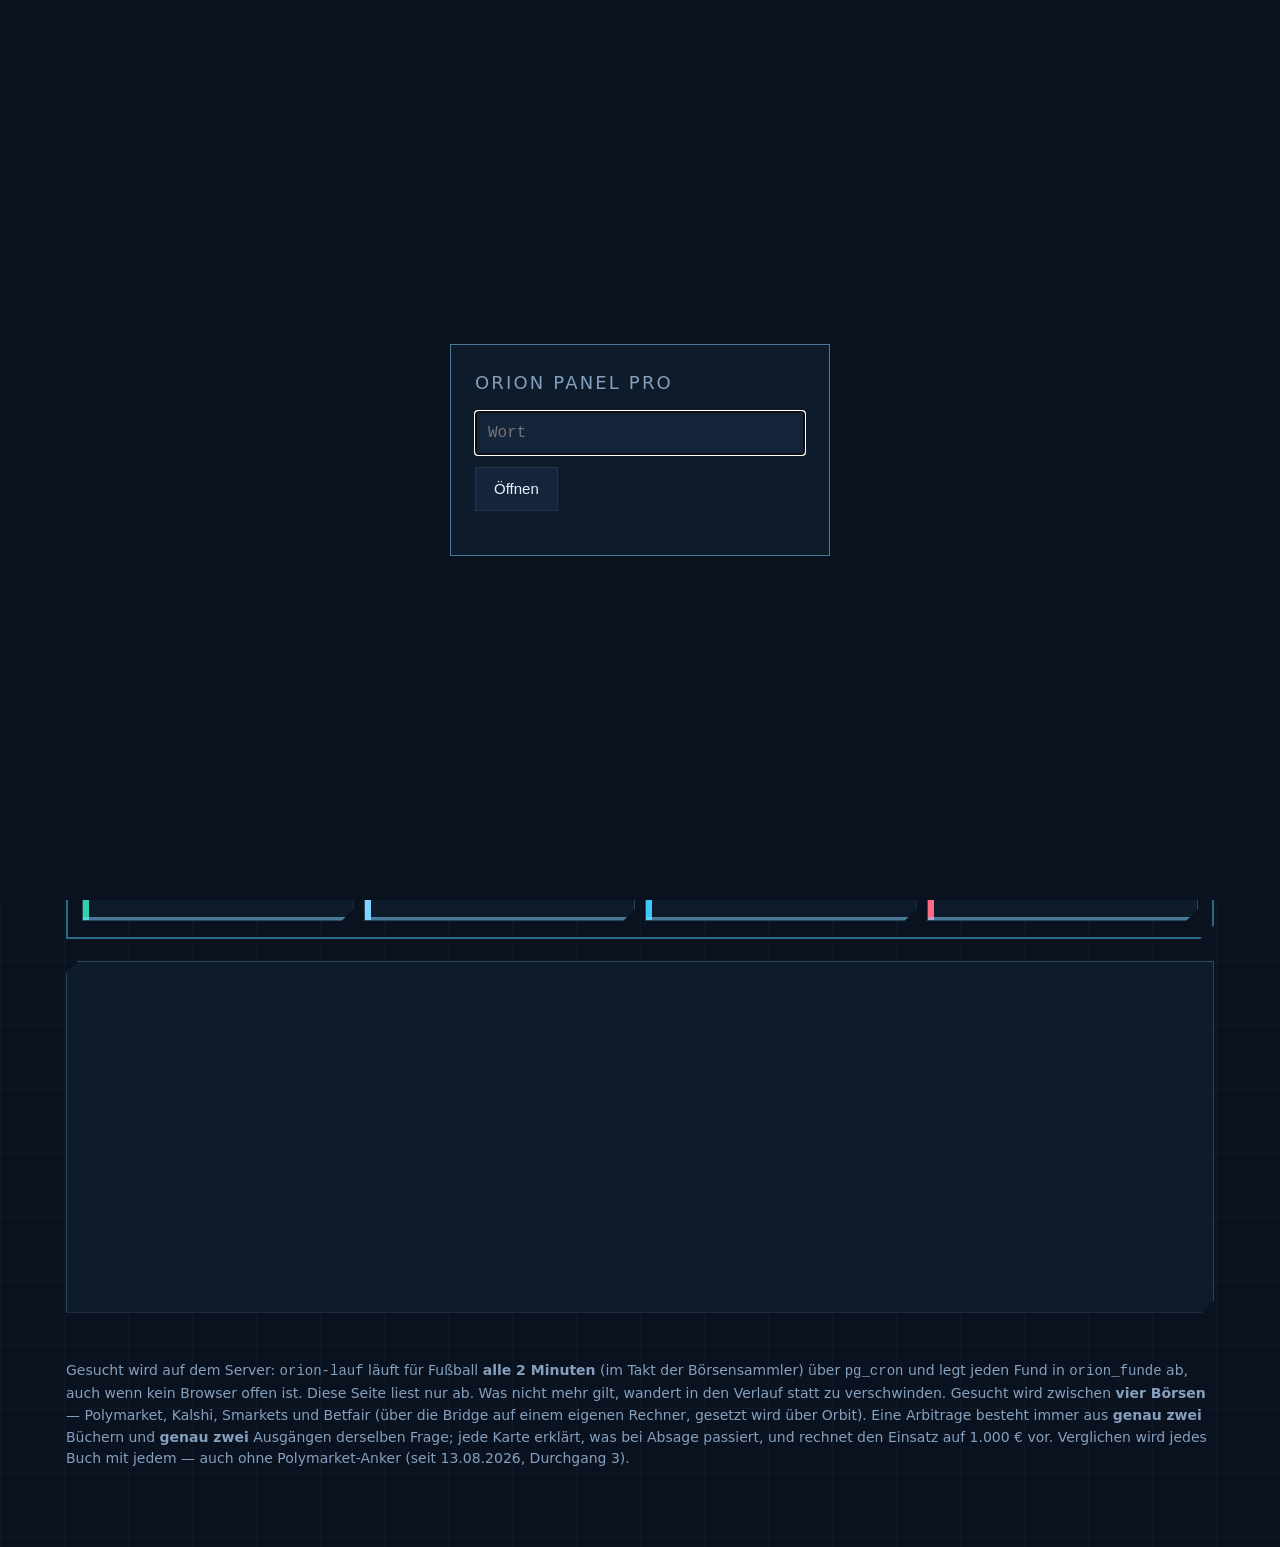
<file: index.html>
<!doctype html>
<html lang="de">
<head>
<meta charset="utf-8">
<meta name="viewport" content="width=device-width, initial-scale=1">
<title>Orion Panel Pro</title>
<meta name="robots" content="noindex, nofollow">
<link rel="icon" type="image/svg+xml" href="favicon.svg">
<link rel="stylesheet" href="schrift/schrift.css?v=83">
<link rel="stylesheet" href="css/stil.css?v=83">
<link rel="stylesheet" href="css/hud.css?v=83">
</head>
<body>

<div id="sperre">
  <div class="kasten">
    <h2>Orion Panel Pro</h2>
    <input id="sperrwort" type="password" placeholder="Wort" autocomplete="off">
    <button id="entsperren">Öffnen</button>
    <div class="fehler" id="sperrfehler"></div>
  </div>
</div>

<div class="huelle">

  <!-- GEFECHTSSTAND-HERO (14.8.): Titel und Live-Stand in fester Zeile,
       darunter ALLE Knöpfe in VOLLEN Reihen (5er-Raster, Sofort-ablesen
       doppelt breit = exakt zwei volle Reihen). Alles Dekorative liegt in
       .hero-lage und ist reine Design-Schicht — löschbar, ohne dass ein
       Wert fehlt. -->
  <header class="kopf hero">
    <div class="hero-lage" aria-hidden="true">
      <div class="hero-gitter"></div>
      <div class="hero-radar"></div>
      <div class="hero-scan"></div>
      <div class="hero-stempel">FREIGEGEBEN<span>OP ORION · STUFE III</span></div>
      <b class="hero-eck e1"></b><b class="hero-eck e2"></b>
      <b class="hero-eck e3"></b><b class="hero-eck e4"></b>
    </div>
    <div class="kopf-titel">
      <!-- Das WAPPEN (15.8.): selbst gezeichnet, mittig ueber dem Titel.
           Der Titel laeuft jetzt in der Haus-Schrift (Rajdhani), damit er
           zum Rest der Seite passt. -->
      <div class="hero-marke">
        <svg class="hero-logo" viewBox="0 0 96 96" aria-hidden="true">
          <circle cx="48" cy="48" r="44" fill="none" stroke="var(--gold)" stroke-width="2.5"/>
          <circle class="lo-dreh" cx="48" cy="48" r="37" fill="none" stroke="var(--sonar)" stroke-width="1.2" stroke-dasharray="6 7" opacity=".7"/>
          <circle cx="48" cy="48" r="28" fill="none" stroke="var(--sonar)" stroke-width="1" opacity=".45"/>
          <path d="M48 2 v12 M48 82 v12 M2 48 h12 M82 48 h12" stroke="var(--gold)" stroke-width="2.5"/>
          <path d="M48 24 L54.5 42 L73 42 L58.5 53 L64 71 L48 60 L32 71 L37.5 53 L23 42 L41.5 42 Z" fill="var(--sonar)"/>
          <circle class="lo-blip" cx="66" cy="32" r="2.6" fill="var(--gold)"/>
        </svg>
        <h1>Orion Panel Pro</h1>
        <div class="hero-unter">GEFECHTSSTAND · VIER BÖRSEN · DAUERBETRIEB</div>
      </div>
      <div class="hero-status">
        <span class="chip" id="stand">bereit</span>
        <span class="hero-uhrfeld"><i class="hero-led"></i>WIEN <b id="hero-uhr">--:--:--</b></span>
      </div>
    </div>
    <nav class="kopf-leiste">
      <!-- ZEHN Knoepfe = ZWEI VOLLE 5er-Reihen. Jeder Knopf traegt sein
           selbst gezeichnetes Militaer-Symbol (faerbt sich per currentColor). -->
      <!-- "Sofort ablesen": die Seite liest OHNEHIN alle 2 Sekunden ab.
           Dieser Knopf erzwingt nur einen Lesevorgang JETZT - kein Neustart,
           kein F5. Er existiert für den Moment nach einem Netz-Aussetzer. -->
      <button id="neuladen" class="haupt"><svg class="mil" viewBox="0 0 26 16" aria-hidden="true"><path d="M2 12 h20 l-2 3 h-16 z"/><circle cx="6" cy="13" r="1.4" fill="#070D18"/><circle cx="10" cy="13" r="1.4" fill="#070D18"/><circle cx="14" cy="13" r="1.4" fill="#070D18"/><circle cx="18" cy="13" r="1.4" fill="#070D18"/><path d="M7 8 h9 v4 h-11 z"/><path d="M10 5 h5 v3 h-5 z"/><path d="M15 6 h9 v1.6 h-9 z"/></svg><b>Sofort ablesen</b><small>holt alle Daten JETZT frisch, ohne F5</small></button>
      <button id="filter-knopf" class="knopf"><svg class="mil" viewBox="0 0 26 16" aria-hidden="true"><path d="M2 11 q11 -5 22 0 l0 4 l-22 0 z"/><path d="M11 5 h2 v6 h-2 z"/><path d="M11 3 h6 v2 h-6 z"/></svg><b>Filter</b><small>blendet nur aus, sucht nie</small></button>
      <!-- Beschriftung setzt js/melder.js (AN / AUS / vom Browser gesperrt). -->
      <button id="melder-knopf" class="knopf"><svg class="mil" viewBox="0 0 26 16" aria-hidden="true"><path d="M12 2 l4 13 h-2 l-2 -6 l-2 6 h-2 z"/><path d="M17 4 q3 3 0 6" fill="none" stroke="currentColor" stroke-width="1.4"/><path d="M20 2 q5 5 0 10" fill="none" stroke="currentColor" stroke-width="1.4"/><path d="M7 4 q-3 3 0 6" fill="none" stroke="currentColor" stroke-width="1.4"/></svg><b id="melder-text">Meldungen</b><small id="melder-klein">Rechtsklick: E-Mail einrichten</small></button>
      <!-- Beschriftung setzt js/stimme.js (AN / AUS). -->
      <button id="ton-knopf" class="knopf"><svg class="mil" viewBox="0 0 26 16" aria-hidden="true"><path d="M3 6 h4 l5 -4 v12 l-5 -4 h-4 z"/><path d="M15 5 q3 3 0 6" fill="none" stroke="currentColor" stroke-width="1.6"/><path d="M18 3 q5 5 0 10" fill="none" stroke="currentColor" stroke-width="1.6"/></svg><b id="ton-text">Ton</b><small id="ton-klein">Rechtsklick: Ambiente AUS</small></button>
      <!-- Beschriftung setzt js/anim.js (Stufe 1/2/3 + Empfehlung). -->
      <button id="anim-knopf" class="knopf"><svg class="mil" viewBox="0 0 26 16" aria-hidden="true"><circle cx="13" cy="8" r="2"/><path d="M13 6 q-1 -5 4 -5 q-1 3 -2 4 z"/><path d="M15 9 q5 1 3 5 q-3 -1 -4 -3 z"/><path d="M11 9 q-5 2 -8 -1 q2 -2 5 -2 z"/></svg><b id="anim-text">Animation</b><small id="anim-klein">Stufe wählen — schont den Laptop</small></button>
      <a class="knopf" href="angaben.html"><svg class="mil" viewBox="0 0 26 16" aria-hidden="true"><rect x="2" y="5" width="9" height="7" rx="2"/><rect x="15" y="5" width="9" height="7" rx="2"/><path d="M11 7 h4 v2 h-4 z"/><circle cx="6.5" cy="8.5" r="2" fill="#070D18"/><circle cx="19.5" cy="8.5" r="2" fill="#070D18"/></svg><b>Angaben</b><small>jedes Wort der Karten erklärt</small></a>
      <a class="knopf" href="logik.html"><svg class="mil" viewBox="0 0 26 16" aria-hidden="true"><path d="M4 13 a9 9 0 0 1 18 0 z" fill="none" stroke="currentColor" stroke-width="1.6"/><path d="M13 13 L19 5" stroke="currentColor" stroke-width="1.6"/><circle cx="13" cy="13" r="1.8"/></svg><b>Wie gesucht wird</b><small>jede Schwelle, jede Formel</small></a>
      <a class="knopf" href="knoepfe.html"><svg class="mil" viewBox="0 0 26 16" aria-hidden="true"><rect x="2" y="3" width="22" height="10" rx="2" fill="none" stroke="currentColor" stroke-width="1.6"/><circle cx="7" cy="8" r="1.6"/><circle cx="13" cy="8" r="1.6"/><circle cx="19" cy="8" r="1.6"/></svg><b>Knöpfe erklärt</b><small>was jeder Klick wirklich tut</small></a>
      <a class="knopf" href="regelwerk.html"><svg class="mil" viewBox="0 0 26 16" aria-hidden="true"><path d="M13 1 l8 3 v5 q0 4 -8 6 q-8 -2 -8 -6 v-5 z"/><path d="M13 4 l4.5 1.7 v3 q0 2.2 -4.5 3.6 q-4.5 -1.4 -4.5 -3.6 v-3 z" fill="#070D18"/></svg><b>Regelwerk</b><small>wer bei Absage zurückzahlt</small></a>
      <a class="knopf" href="einstellungen.html"><svg class="mil" viewBox="0 0 26 16" aria-hidden="true"><circle cx="13" cy="8" r="3.2" fill="none" stroke="currentColor" stroke-width="2"/><path d="M13 2 v3 M13 11 v3 M7.5 8 h-3 M21.5 8 h-3 M9.5 4.5 l2 2 M16.5 11.5 l-2 -2 M16.5 4.5 l-2 2 M9.5 11.5 l2 -2" stroke="currentColor" stroke-width="2"/></svg><b>Einstellungen</b><small>Bridge-Zugang und mehr</small></a>
      <a class="knopf" href="gespeichert.html"><svg class="mil" viewBox="0 0 26 16" aria-hidden="true"><path d="M13 2 l3 6.2 6.8 .6 -5.1 4.5 1.5 6.7 -6.2 -3.6 -6.2 3.6 1.5 -6.7 -5.1 -4.5 6.8 -.6 z" fill="none" stroke="currentColor" stroke-width="1.8" transform="scale(.72) translate(5 -1)"/></svg><b>Gespeichert</b><small>deine gemerkten Funde</small></a>
    </nav>
  </header>

  <!-- Das Filterfeld blendet NUR aus, es sucht nichts ab. Unter jedem
       Reiter steht deshalb, wie viele Funde gerade versteckt sind. -->
  <aside id="filter-panel" aria-label="Filter"></aside>

  <!-- Der Puls: läuft nur, wenn der Scanner WIRKLICH läuft. Steht er,
       hält der Ring an und wird rot. Eine Animation, die immer läuft,
       wäre Zierrat — und schlimmer: sie würde einen Ausfall verstecken. -->
  <section id="orion-puls" class="puls"></section>

  <!-- ZWEI ANSICHTEN (Vorgabe 14.8. abends): die Startseite ist NUR die
       Übersicht; die vier Listen leben auf einer eigenen Listen-Seite.
       Direkt unter dem Radar: vier grosse Bereichs-Karten mit Gesamtzahl,
       Ungelesen-Abzeichen und Live-Stand — Klick öffnet den Bereich.
       Inhalte setzt js/anzeige.js (reiterZeichnen). -->
  <section id="bereichs-karten" aria-label="Bereiche">
    <button class="bereichskarte bk-chancen" data-bereich="chancen"><svg class="bk-sym" viewBox="0 0 24 24" aria-hidden="true"><path d="M12 1.5 l2.8 6.7 7.2 .6 -5.5 4.8 1.7 7.1 -6.2 -3.8 -6.2 3.8 1.7 -7.1 -5.5 -4.8 7.2 -.6 z"/></svg><b class="bk-zahl">–</b><span class="bk-name">Chancen</span><small class="bk-info">lädt …</small></button>
    <button class="bereichskarte bk-knapp" data-bereich="knapp"><svg class="bk-sym" viewBox="0 0 24 24" aria-hidden="true"><circle cx="11" cy="13" r="8" fill="none" stroke="currentColor" stroke-width="1.8"/><circle cx="11" cy="13" r="4" fill="none" stroke="currentColor" stroke-width="1.4"/><circle cx="11" cy="13" r="1.2"/><circle cx="20.5" cy="3.5" r="2.2"/><path d="M18 6 L15.5 8.5" stroke="currentColor" stroke-width="1.4"/></svg><b class="bk-zahl">–</b><span class="bk-name">Knappste Paare</span><small class="bk-info">lädt …</small></button>
    <button class="bereichskarte bk-verlauf" data-bereich="verlauf"><svg class="bk-sym" viewBox="0 0 24 24" aria-hidden="true"><path d="M5 2 h13 a2 2 0 0 1 2 2 v16 a2 2 0 0 1 -2 2 h-13 a1.5 1.5 0 0 1 -1.5 -1.5 v-17 a1.5 1.5 0 0 1 1.5 -1.5 z" fill="none" stroke="currentColor" stroke-width="1.8"/><path d="M7 2 v20" stroke="currentColor" stroke-width="1.4"/><path d="M10 7 h7 M10 11 h7 M10 15 h5" stroke="currentColor" stroke-width="1.4"/></svg><b class="bk-zahl">–</b><span class="bk-name">Verlauf</span><small class="bk-info">lädt …</small></button>
    <button class="bereichskarte bk-falsch" data-bereich="falsch"><svg class="bk-sym" viewBox="0 0 24 24" aria-hidden="true"><circle cx="12" cy="12" r="9" fill="none" stroke="currentColor" stroke-width="1.8"/><path d="M7 7 L17 17 M17 7 L7 17" stroke="currentColor" stroke-width="2.4" stroke-linecap="round"/></svg><b class="bk-zahl">–</b><span class="bk-name">Falsche Rechnungen</span><small class="bk-info">lädt …</small></button>
  </section>

  <!-- Hier stand kurz das BEREICHS-BAND mit drei Umlaufkörpern.
       Auf Wunsch wieder entfernt (15.8.): drei durchsichtige Planeten,
       die nichts aussagen, kosten Rechenzeit ohne Gegenwert. -->

  <!-- FUNDVERLAUF (15.8.): zwischen der Bereichs-Matrix und den Listen.
       Zeigt, wie viel je Zeitraum gefunden wurde, mit Zeitfilter.
       Die Zahlen kommen aus der SQL-Funktion orion_zeitstatistik — hier
       wird NICHTS gerechnet, nur gezeichnet. Gelesen wird alle 60 s,
       nicht alle 2 s: die Supabase-Instanz ist klein.
       Der Globus links ist reine Design-Schicht (js/zeitstatistik.js
       fasst ihn nicht an) und kann ersatzlos gelöscht werden. -->
  <section id="zeitstatistik" class="zstat" aria-label="Fundverlauf">
    <div class="zstat-kopf">
      <div class="zstat-titel">Fundverlauf<span class="zstat-kennung">ZS_01</span></div>
      <nav class="zstat-filter" id="zstat-filter" aria-label="Zeitraum"></nav>
    </div>
    <div class="zstat-leib">
      <!-- Der Körper: gebaut aus gedrehten Ringen, echtes CSS-3D,
           keine Fremdbibliothek. Dreht sich erst ab Animationsstufe 2. -->
      <div class="zstat-globus" aria-hidden="true">
        <div class="glo-raum">
          <div class="glo-kugel">
            <i style="--w:0deg"></i><i style="--w:22.5deg"></i><i style="--w:45deg"></i>
            <i style="--w:67.5deg"></i><i style="--w:90deg"></i><i style="--w:112.5deg"></i>
            <i style="--w:135deg"></i><i style="--w:157.5deg"></i>
            <b class="glo-breite b1"></b><b class="glo-breite b2"></b><b class="glo-breite b3"></b>
          </div>
          <div class="glo-bahn bahn1"></div>
          <div class="glo-bahn bahn2"></div>
        </div>
        <div class="glo-lineal"></div>
      </div>

      <div class="zstat-rechts">
        <div class="zstat-zahlen" id="zstat-zahlen"></div>
        <div class="zstat-bild" id="zstat-bild">
          <div class="zstat-leer">lädt …</div>
        </div>
      </div>
    </div>
    <div class="zstat-fuss">
      Gezählt wird nach <b>erstem Auftauchen</b>. Die Töpfe sind auf volle
      Einheiten gerundet, der erste Topf reicht deshalb etwas vor den Zeitraum
      zurück. Die Datenbank läuft seit dem <b>09.08.2026</b> — längere Zeiträume
      als das wachsen erst noch zu.
    </div>
  </section>

  <div id="tafel"></div>
  <div class="zeile-oben" id="kacheln"></div>
  <div id="warnungen"></div>
  <!-- Scanstand: alle 21 Bereiche mit ehrlichem Zustand (17.8., Auswahl "c").
       Inhalt setzt js/anzeige.js; Daten kommen alle 30 s aus orion_scanstand(). -->
  <div id="scanstand"></div>

  <section id="listen-seite">
    <button id="zurueck-knopf" type="button">← Zurück zur Übersicht</button>
    <!-- VERBINDUNGSSTATUS (15.8., letzter Wunsch): damit man beim Lesen
         der Listen nie denkt, das Programm stehe. Klebt beim Scrollen
         oben. Inhalt setzt js/anzeige.js bei jedem Takt. -->
    <div id="listen-status" aria-label="Verbindungsstatus">lädt …</div>
    <nav class="reiter" id="reiter">
      <button class="reiter-knopf" data-bereich="chancen">Chancen</button>
      <button class="reiter-knopf" data-bereich="knapp">Knappste Paare</button>
      <button class="reiter-knopf" data-bereich="verlauf">Verlauf</button>
      <button class="reiter-knopf" data-bereich="falsch">Falsche Rechnungen</button>
    </nav>
    <div id="chancen"></div>
    <div id="knapp"></div>
    <div id="verlauf"></div>
    <div id="falsch"></div>
  </section>

  <p class="leise" style="margin-top:28px">
    Gesucht wird auf dem Server: <code>orion-lauf</code> läuft für Fußball
    <b>alle 2 Minuten</b> (im Takt der Börsensammler) über <code>pg_cron</code>
    und legt jeden Fund in
    <code>orion_funde</code> ab, auch wenn kein Browser offen ist. Diese Seite
    liest nur ab. Was nicht mehr gilt, wandert in den
    Verlauf statt zu verschwinden. Gesucht wird zwischen <b>vier Börsen</b> —
    Polymarket, Kalshi, Smarkets und Betfair (über die Bridge auf einem
    eigenen Rechner, gesetzt wird über Orbit). Eine Arbitrage besteht immer
    aus <b>genau zwei</b> Büchern und <b>genau zwei</b> Ausgängen derselben
    Frage; jede Karte erklärt, was bei Absage passiert, und rechnet den
    Einsatz auf 1.000&nbsp;€ vor. Verglichen wird jedes Buch mit jedem —
    auch ohne Polymarket-Anker (seit 13.08.2026, Durchgang&nbsp;3).
  </p>

</div>

<script defer src="js/konfig.js?v=83"></script>
<script defer src="js/rechnung.js?v=83"></script>
<script defer src="js/zuordnung.js?v=83"></script>
<script defer src="js/daten.js?v=83"></script>
<script defer src="js/filter.js?v=83"></script>
<script defer src="js/puls.js?v=83"></script>
<script defer src="js/melder.js?v=83"></script>
<script defer src="js/musik.js?v=83"></script>
<script defer src="js/anim.js?v=83"></script>
<!-- fluss.js misst die Bildrate und drosselt die Animationsstufe, wenn die
     Seite nicht fluessig laeuft. Loeschbar: faellt sie weg, gilt wieder die
     Empfehlung aus anim.js. Siehe UEBERGABE Abschnitt 9ii. -->
<script defer src="js/fluss.js?v=83"></script>
<script defer src="js/stimme.js?v=83"></script>
<script defer src="js/funker.js?v=83"></script>
<script defer src="js/anzeige.js?v=83"></script>
<script defer src="js/speicher.js?v=83"></script>
<script defer src="js/zeitstatistik.js?v=83"></script>
<script defer src="js/ruhe.js?v=83"></script>
<script defer src="js/sperre.js?v=83"></script>
<script defer src="js/app.js?v=83"></script>
</body>
</html>
</file>
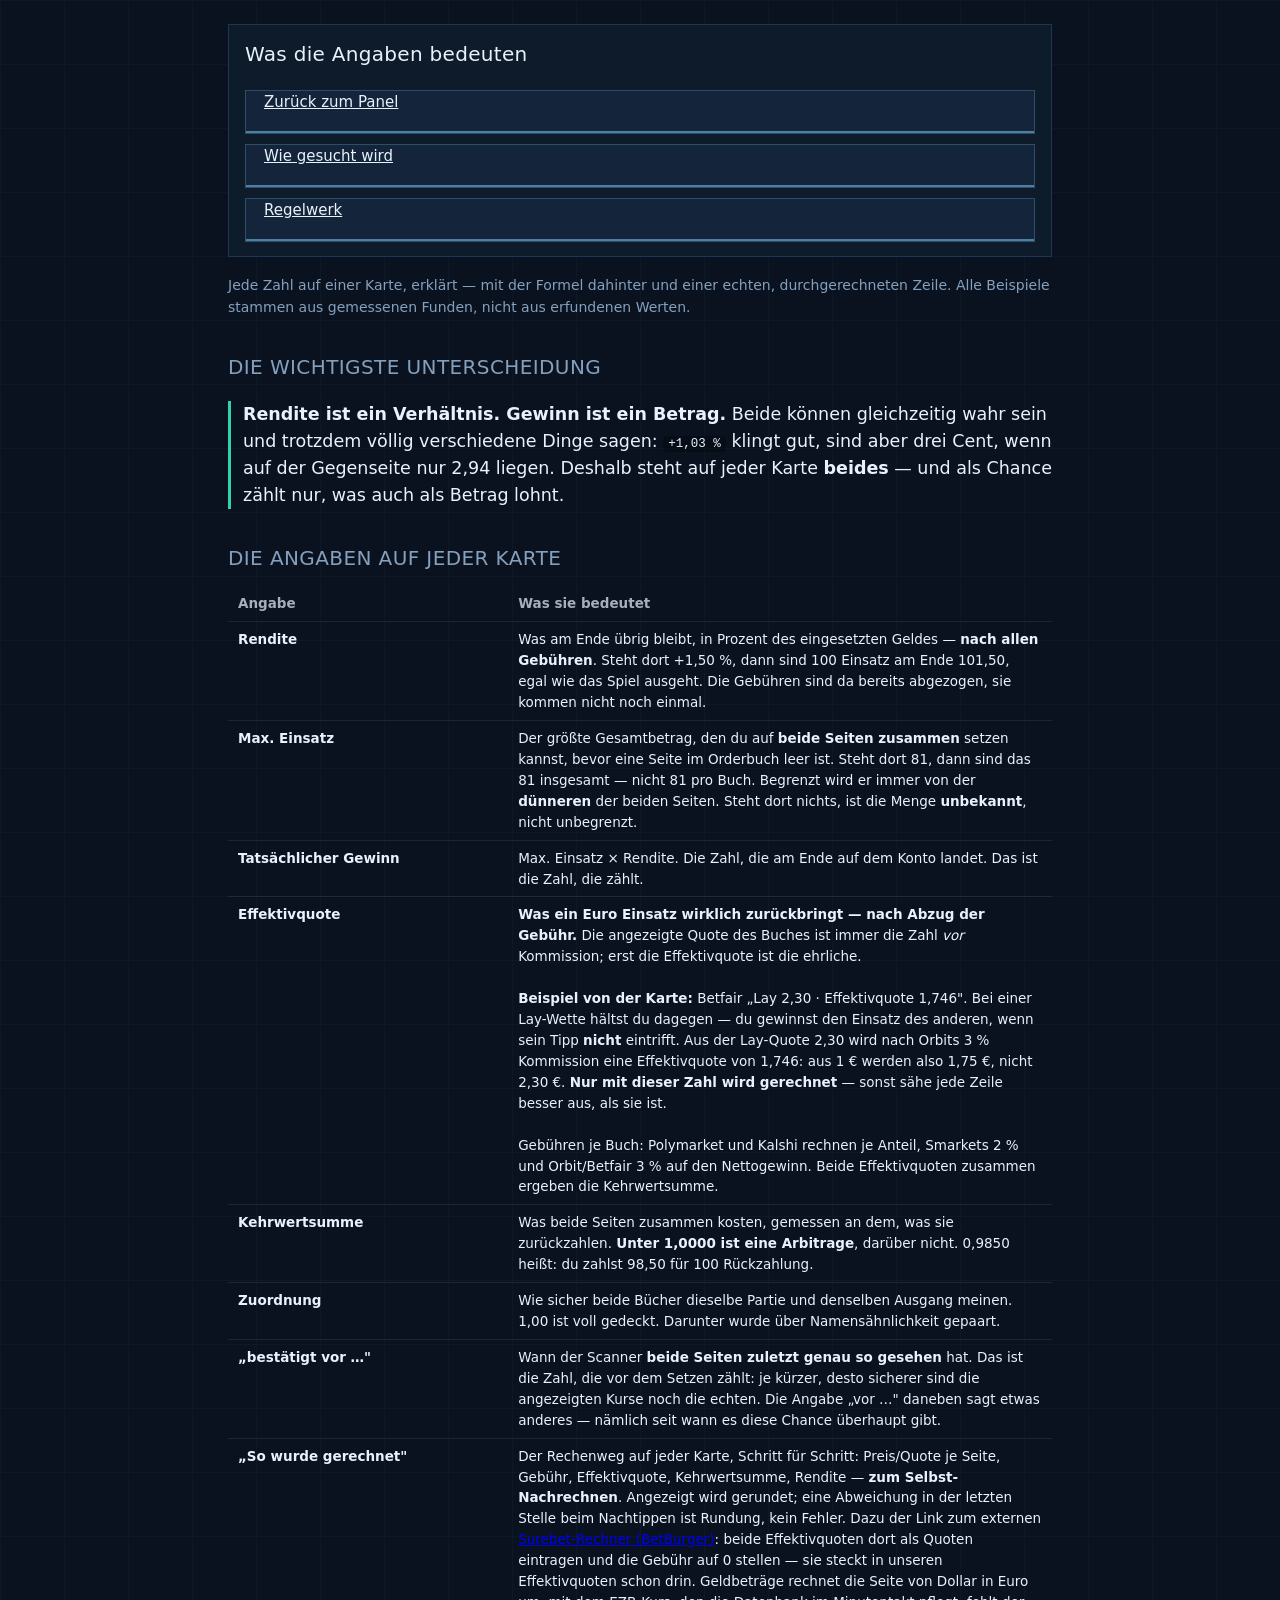
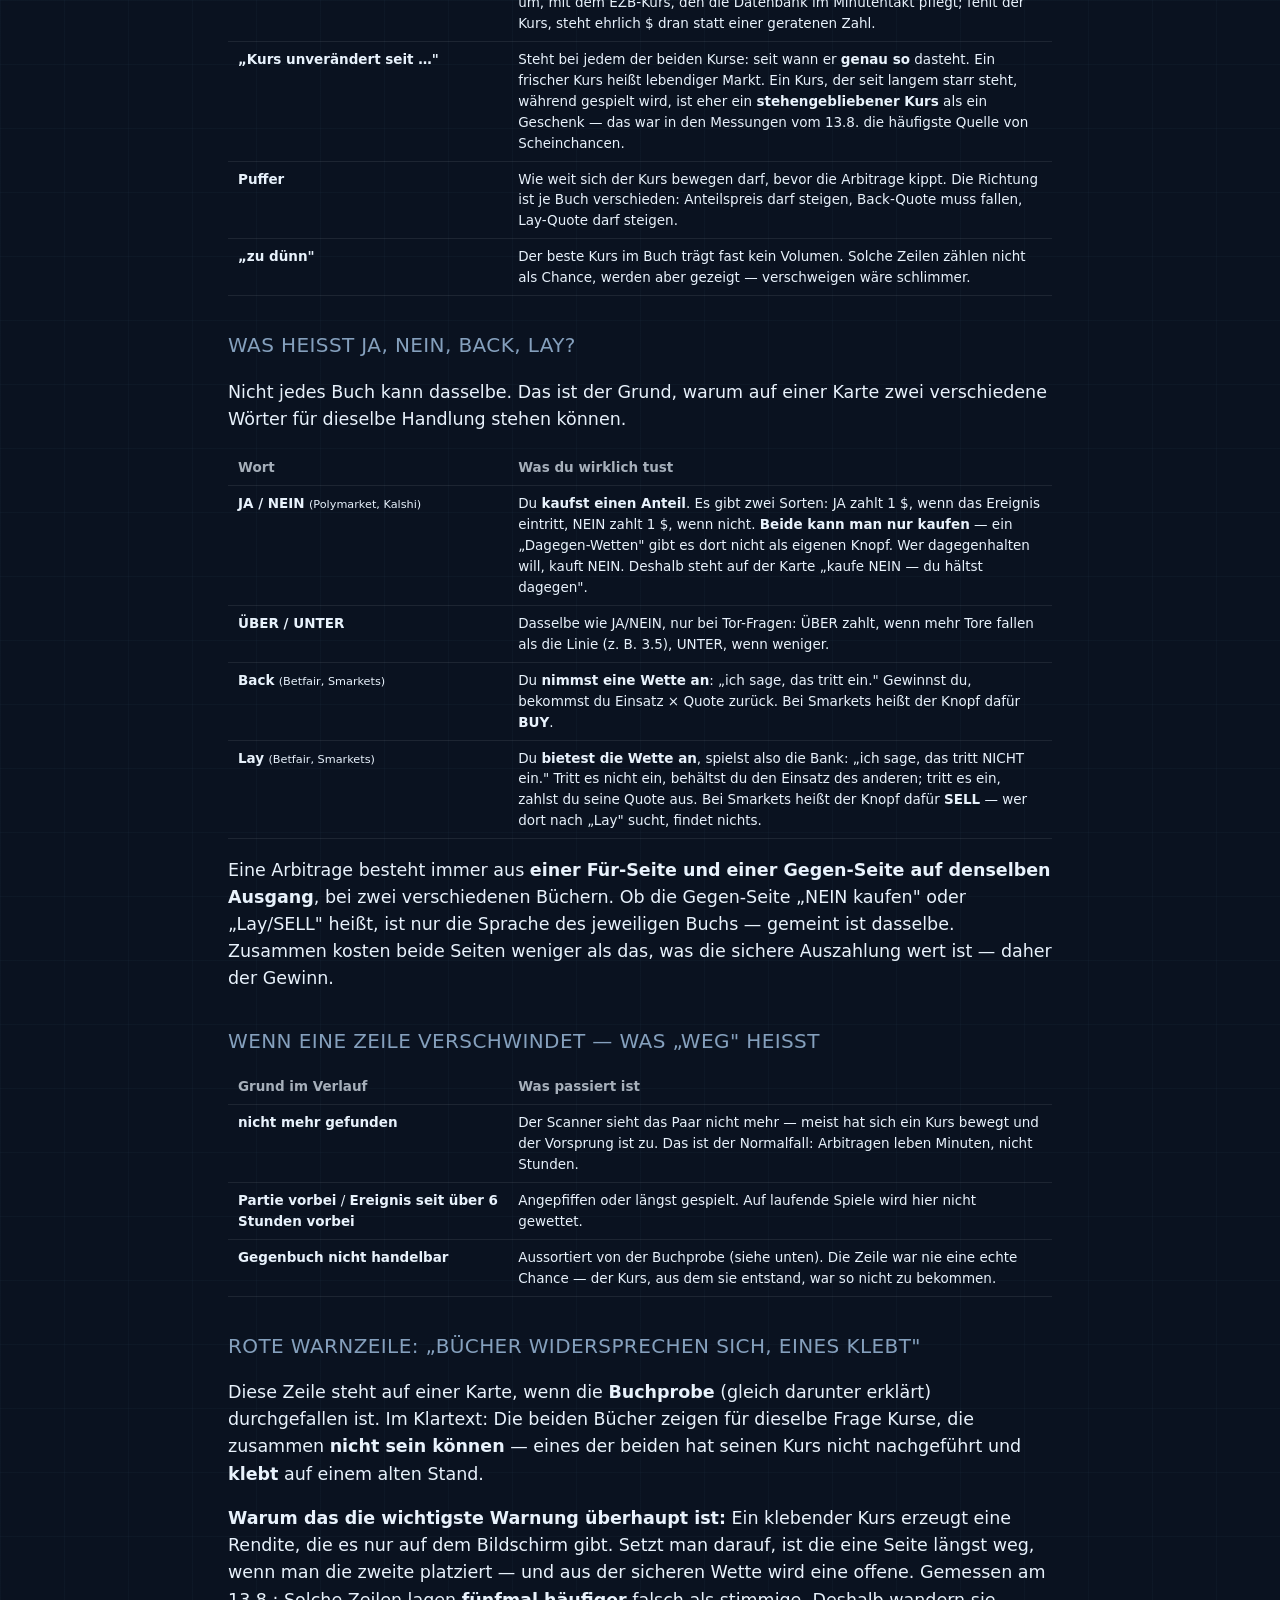
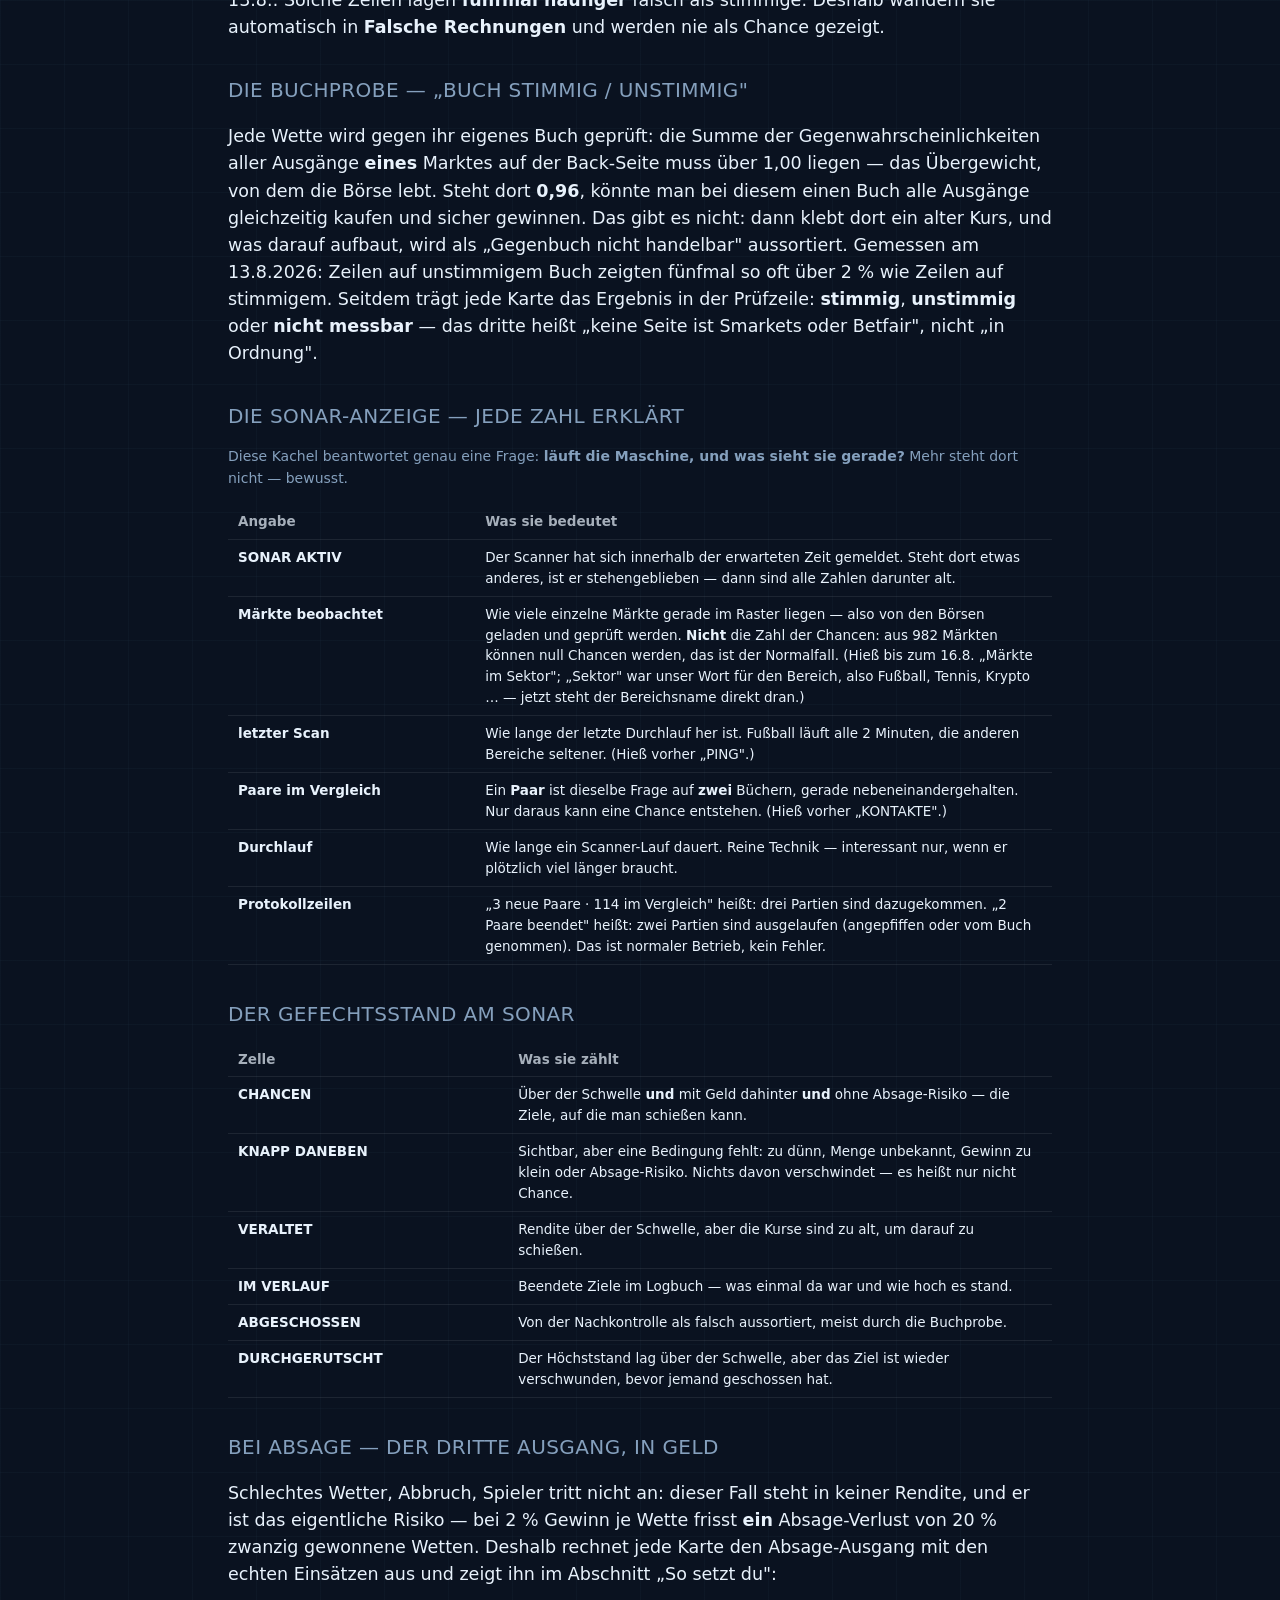
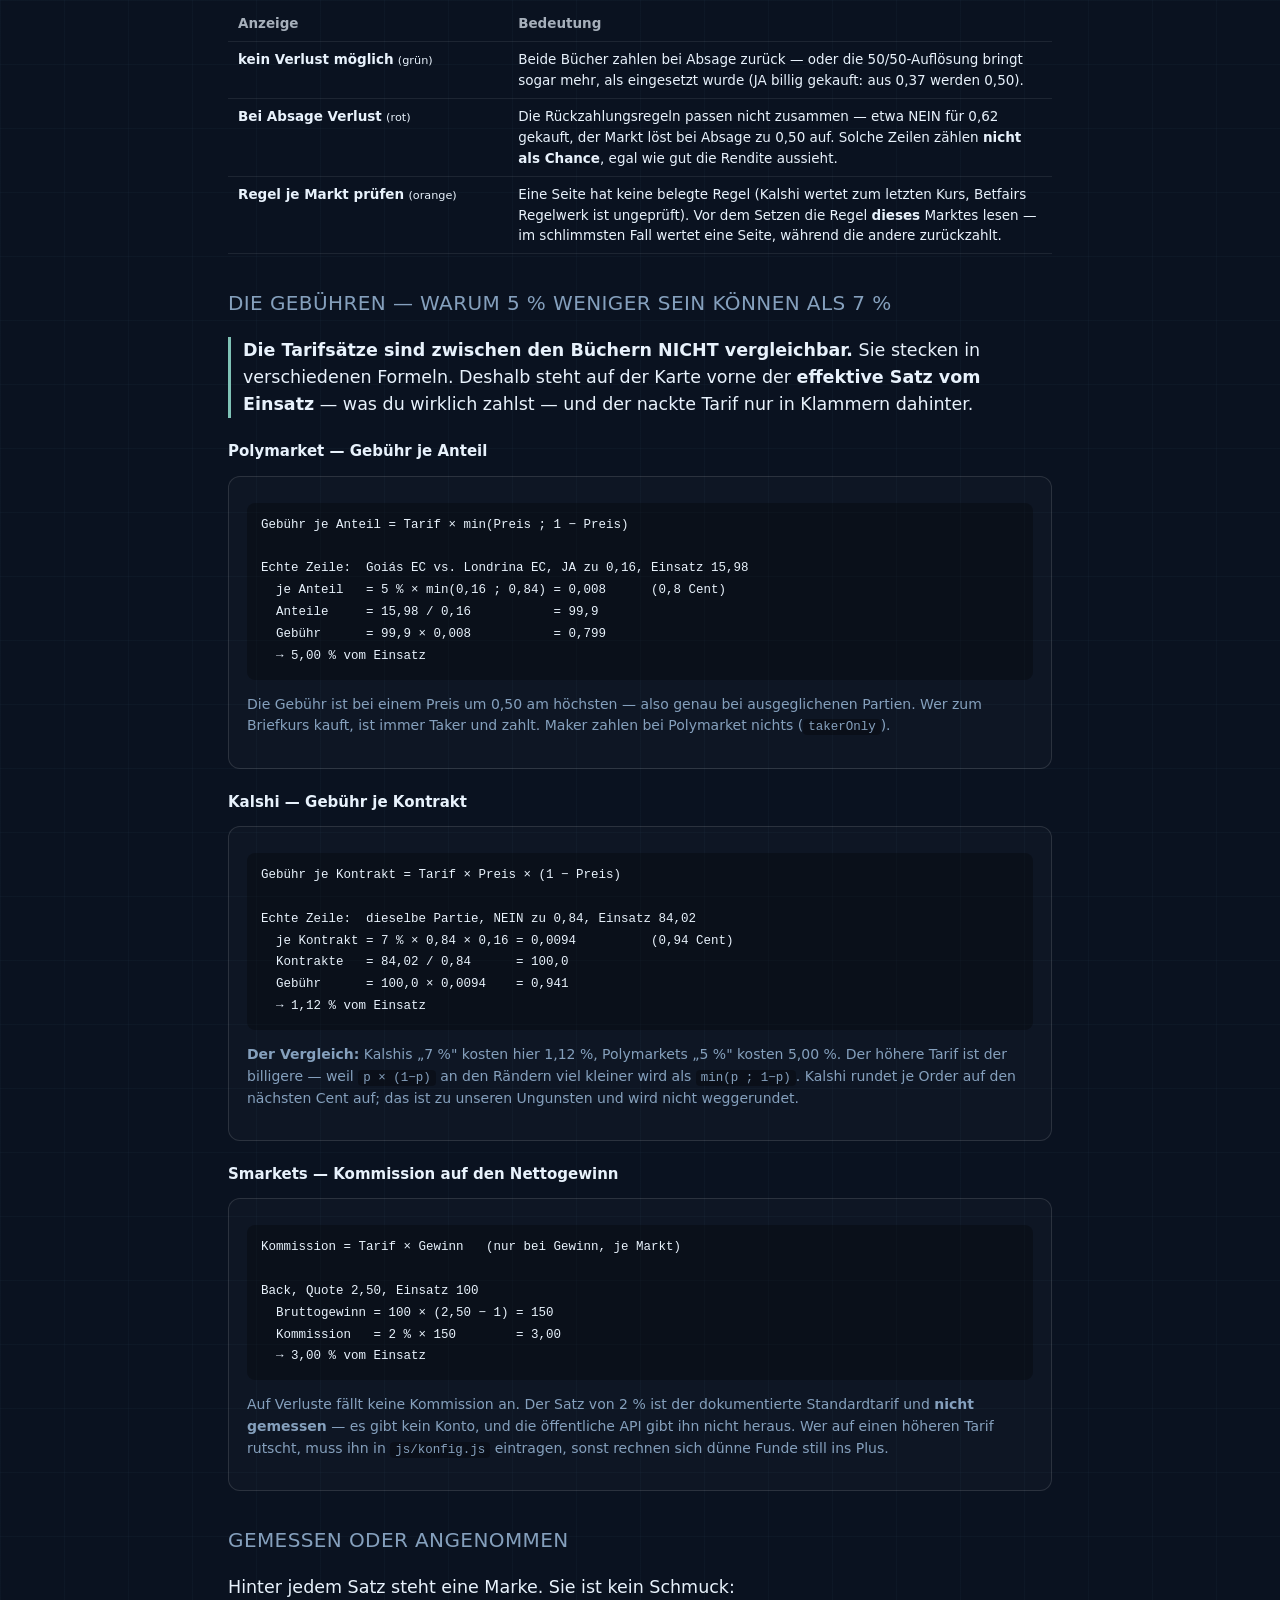
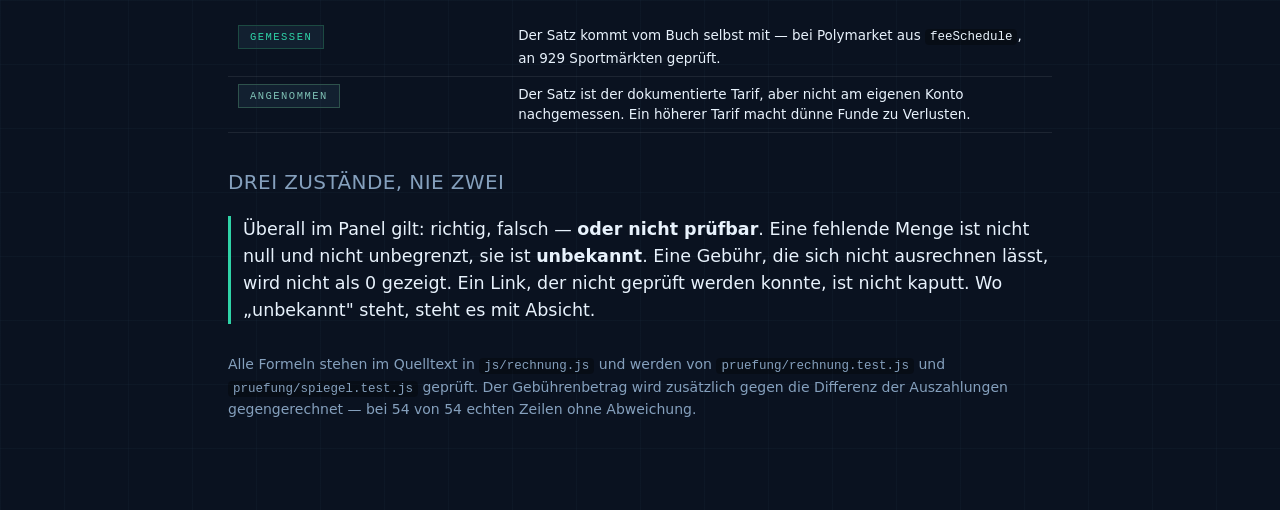
<file: angaben.html>
<!doctype html>
<html lang="de">
<head>
<meta charset="utf-8">
<meta name="viewport" content="width=device-width, initial-scale=1">
<title>Was die Angaben bedeuten — Orion Panel Pro</title>
<meta name="robots" content="noindex, nofollow">
<link rel="icon" type="image/svg+xml" href="favicon.svg">
<link rel="stylesheet" href="schrift/schrift.css?v=83">
<link rel="stylesheet" href="css/stil.css?v=83">
<link rel="stylesheet" href="css/hud.css?v=83">
<style>
  .g-wrap { max-width: 860px; margin: 0 auto; padding: 24px 18px 80px; }
  .g-wrap h2 { margin: 34px 0 10px; font-size: 20px; }
  .g-wrap h3 { margin: 22px 0 6px; font-size: 15px; }
  .g-karte { border: 1px solid rgba(255,255,255,.12); border-radius: 12px;
             padding: 16px 18px; margin: 12px 0; background: rgba(255,255,255,.02); }
  .g-rechnung { font-family: ui-monospace, Consolas, monospace; font-size: 12.5px;
                line-height: 1.75; background: rgba(0,0,0,.28); border-radius: 8px;
                padding: 12px 14px; margin: 10px 0; overflow-x: auto; white-space: pre; }
  .g-wrap table { width: 100%; border-collapse: collapse; margin: 12px 0; font-size: 13.5px; }
  .g-wrap th, .g-wrap td { text-align: left; padding: 7px 10px; border-bottom: 1px solid rgba(255,255,255,.08); vertical-align: top; }
  .g-wrap th { opacity: .7; font-weight: 600; }
  .g-merk { border-left: 3px solid var(--gut, #00c48c); padding-left: 12px; margin: 12px 0; }
  .g-warn { border-left: 3px solid var(--acht, #ffb80c); padding-left: 12px; margin: 12px 0; }
  .g-wrap code { background: rgba(0,0,0,.3); padding: 1px 5px; border-radius: 4px; font-size: 12.5px; }
</style>
</head>
<body>

<div class="huelle g-wrap">

<header class="kopf">
  <h1>Was die Angaben bedeuten</h1>
  <span class="luecke"></span>
  <a class="knopf" href="index.html">Zurück zum Panel</a>
  <a class="knopf" href="logik.html">Wie gesucht wird</a>
  <a class="knopf" href="regelwerk.html">Regelwerk</a>
</header>

<p class="leise">
  Jede Zahl auf einer Karte, erklärt — mit der Formel dahinter und einer
  echten, durchgerechneten Zeile. Alle Beispiele stammen aus gemessenen
  Funden, nicht aus erfundenen Werten.
</p>

<h2>Die wichtigste Unterscheidung</h2>

<div class="g-merk">
  <p><b>Rendite ist ein Verhältnis. Gewinn ist ein Betrag.</b>
  Beide können gleichzeitig wahr sein und trotzdem völlig verschiedene
  Dinge sagen: <code>+1,03 %</code> klingt gut, sind aber drei Cent, wenn
  auf der Gegenseite nur 2,94 liegen. Deshalb steht auf jeder Karte
  <b>beides</b> — und als Chance zählt nur, was auch als Betrag lohnt.</p>
</div>

<h2>Die Angaben auf jeder Karte</h2>

<table>
<tr><th style="width:34%">Angabe</th><th>Was sie bedeutet</th></tr>

<tr><td><b>Rendite</b></td>
<td>Was am Ende übrig bleibt, in Prozent des eingesetzten Geldes —
<b>nach allen Gebühren</b>. Steht dort +1,50 %, dann sind 100 Einsatz am
Ende 101,50, egal wie das Spiel ausgeht. Die Gebühren sind da bereits
abgezogen, sie kommen nicht noch einmal.</td></tr>

<tr><td><b>Max. Einsatz</b></td>
<td>Der größte Gesamtbetrag, den du auf <b>beide Seiten zusammen</b> setzen
kannst, bevor eine Seite im Orderbuch leer ist. Steht dort 81, dann sind
das 81 insgesamt — nicht 81 pro Buch. Begrenzt wird er immer von der
<b>dünneren</b> der beiden Seiten. Steht dort nichts, ist die Menge
<b>unbekannt</b>, nicht unbegrenzt.</td></tr>

<tr><td><b>Tatsächlicher Gewinn</b></td>
<td>Max. Einsatz × Rendite. Die Zahl, die am Ende auf dem Konto landet.
Das ist die Zahl, die zählt.</td></tr>

<tr><td><b>Effektivquote</b></td>
<td><b>Was ein Euro Einsatz wirklich zurückbringt — nach Abzug der
Gebühr.</b> Die angezeigte Quote des Buches ist immer die Zahl
<i>vor</i> Kommission; erst die Effektivquote ist die ehrliche.
<br><br>
<b>Beispiel von der Karte:</b> Betfair „Lay 2,30 · Effektivquote 1,746".
Bei einer Lay-Wette hältst du dagegen — du gewinnst den Einsatz des
anderen, wenn sein Tipp <b>nicht</b> eintrifft. Aus der Lay-Quote 2,30
wird nach Orbits 3 % Kommission eine Effektivquote von 1,746: aus 1 €
werden also 1,75 €, nicht 2,30 €. <b>Nur mit dieser Zahl wird gerechnet</b>
— sonst sähe jede Zeile besser aus, als sie ist.
<br><br>
Gebühren je Buch: Polymarket und Kalshi rechnen je Anteil, Smarkets 2 %
und Orbit/Betfair 3 % auf den Nettogewinn. Beide Effektivquoten zusammen
ergeben die Kehrwertsumme.</td></tr>

<tr><td><b>Kehrwertsumme</b></td>
<td>Was beide Seiten zusammen kosten, gemessen an dem, was sie zurückzahlen.
<b>Unter 1,0000 ist eine Arbitrage</b>, darüber nicht. 0,9850 heißt: du
zahlst 98,50 für 100 Rückzahlung.</td></tr>

<tr><td><b>Zuordnung</b></td>
<td>Wie sicher beide Bücher dieselbe Partie und denselben Ausgang meinen.
1,00 ist voll gedeckt. Darunter wurde über Namensähnlichkeit gepaart.</td></tr>

<tr><td><b>„bestätigt vor …"</b></td>
<td>Wann der Scanner <b>beide Seiten zuletzt genau so gesehen</b> hat.
Das ist die Zahl, die vor dem Setzen zählt: je kürzer, desto sicherer
sind die angezeigten Kurse noch die echten. Die Angabe „vor …" daneben
sagt etwas anderes — nämlich seit wann es diese Chance überhaupt gibt.</td></tr>

<tr><td><b>„So wurde gerechnet"</b></td>
<td>Der Rechenweg auf jeder Karte, Schritt für Schritt: Preis/Quote je
Seite, Gebühr, Effektivquote, Kehrwertsumme, Rendite — <b>zum
Selbst-Nachrechnen</b>. Angezeigt wird gerundet; eine Abweichung in der
letzten Stelle beim Nachtippen ist Rundung, kein Fehler. Dazu der Link
zum externen <a href="https://www.betburger.com/de/surebet-calculator">
Surebet-Rechner (BetBurger)</a>: beide Effektivquoten dort als Quoten
eintragen und die Gebühr auf 0 stellen — sie steckt in unseren
Effektivquoten schon drin. Geldbeträge rechnet die Seite von Dollar in
Euro um, mit dem EZB-Kurs, den die Datenbank im Minutentakt pflegt;
fehlt der Kurs, steht ehrlich $ dran statt einer geratenen Zahl.</td></tr>

<tr><td><b>„Kurs unverändert seit …"</b></td>
<td>Steht bei jedem der beiden Kurse: seit wann er <b>genau so</b> dasteht.
Ein frischer Kurs heißt lebendiger Markt. Ein Kurs, der seit langem starr
steht, während gespielt wird, ist eher ein <b>stehengebliebener Kurs</b>
als ein Geschenk — das war in den Messungen vom 13.8. die häufigste
Quelle von Scheinchancen.</td></tr>

<tr><td><b>Puffer</b></td>
<td>Wie weit sich der Kurs bewegen darf, bevor die Arbitrage kippt. Die
Richtung ist je Buch verschieden: Anteilspreis darf steigen, Back-Quote
muss fallen, Lay-Quote darf steigen.</td></tr>

<tr><td><b>„zu dünn"</b></td>
<td>Der beste Kurs im Buch trägt fast kein Volumen. Solche Zeilen zählen
nicht als Chance, werden aber gezeigt — verschweigen wäre schlimmer.</td></tr>
</table>

<h2>Was heißt JA, NEIN, Back, Lay?</h2>

<p>Nicht jedes Buch kann dasselbe. Das ist der Grund, warum auf einer Karte
zwei verschiedene Wörter für dieselbe Handlung stehen können.</p>

<table>
<tr><th style="width:34%">Wort</th><th>Was du wirklich tust</th></tr>

<tr><td><b>JA / NEIN</b> <small>(Polymarket, Kalshi)</small></td>
<td>Du <b>kaufst einen Anteil</b>. Es gibt zwei Sorten: JA zahlt 1&nbsp;$,
wenn das Ereignis eintritt, NEIN zahlt 1&nbsp;$, wenn nicht. <b>Beide kann
man nur kaufen</b> — ein „Dagegen-Wetten" gibt es dort nicht als eigenen
Knopf. Wer dagegenhalten will, kauft NEIN. Deshalb steht auf der Karte
„kaufe NEIN — du hältst dagegen".</td></tr>

<tr><td><b>ÜBER / UNTER</b></td>
<td>Dasselbe wie JA/NEIN, nur bei Tor-Fragen: ÜBER zahlt, wenn mehr Tore
fallen als die Linie (z.&nbsp;B. 3.5), UNTER, wenn weniger.</td></tr>

<tr><td><b>Back</b> <small>(Betfair, Smarkets)</small></td>
<td>Du <b>nimmst eine Wette an</b>: „ich sage, das tritt ein." Gewinnst du,
bekommst du Einsatz&nbsp;×&nbsp;Quote zurück. Bei Smarkets heißt der Knopf
dafür <b>BUY</b>.</td></tr>

<tr><td><b>Lay</b> <small>(Betfair, Smarkets)</small></td>
<td>Du <b>bietest die Wette an</b>, spielst also die Bank: „ich sage, das
tritt NICHT ein." Tritt es nicht ein, behältst du den Einsatz des anderen;
tritt es ein, zahlst du seine Quote aus. Bei Smarkets heißt der Knopf dafür
<b>SELL</b> — wer dort nach „Lay" sucht, findet nichts.</td></tr>
</table>

<p>Eine Arbitrage besteht immer aus <b>einer Für-Seite und einer
Gegen-Seite auf denselben Ausgang</b>, bei zwei verschiedenen Büchern. Ob
die Gegen-Seite „NEIN kaufen" oder „Lay/SELL" heißt, ist nur die Sprache
des jeweiligen Buchs — gemeint ist dasselbe. Zusammen kosten beide Seiten
weniger als das, was die sichere Auszahlung wert ist — daher der
Gewinn.</p>

<h2>Wenn eine Zeile verschwindet — was „weg" heißt</h2>

<table>
<tr><th style="width:34%">Grund im Verlauf</th><th>Was passiert ist</th></tr>

<tr><td><b>nicht mehr gefunden</b></td>
<td>Der Scanner sieht das Paar nicht mehr — meist hat sich ein Kurs bewegt
und der Vorsprung ist zu. Das ist der Normalfall: Arbitragen leben Minuten,
nicht Stunden.</td></tr>

<tr><td><b>Partie vorbei</b> / <b>Ereignis seit über 6 Stunden vorbei</b></td>
<td>Angepfiffen oder längst gespielt. Auf laufende Spiele wird hier nicht
gewettet.</td></tr>

<tr><td><b>Gegenbuch nicht handelbar</b></td>
<td>Aussortiert von der Buchprobe (siehe unten). Die Zeile war nie eine
echte Chance — der Kurs, aus dem sie entstand, war so nicht zu
bekommen.</td></tr>
</table>

<h2>Rote Warnzeile: „BÜCHER WIDERSPRECHEN SICH, EINES KLEBT"</h2>

<p>
Diese Zeile steht auf einer Karte, wenn die <b>Buchprobe</b> (gleich
darunter erklärt) durchgefallen ist. Im Klartext: Die beiden Bücher
zeigen für dieselbe Frage Kurse, die zusammen <b>nicht sein können</b> —
eines der beiden hat seinen Kurs nicht nachgeführt und <b>klebt</b> auf
einem alten Stand.
</p>

<p>
<b>Warum das die wichtigste Warnung überhaupt ist:</b> Ein klebender Kurs
erzeugt eine Rendite, die es nur auf dem Bildschirm gibt. Setzt man
darauf, ist die eine Seite längst weg, wenn man die zweite platziert —
und aus der sicheren Wette wird eine offene. Gemessen am 13.8.: Solche
Zeilen lagen <b>fünfmal häufiger</b> falsch als stimmige. Deshalb wandern
sie automatisch in <b>Falsche Rechnungen</b> und werden nie als Chance
gezeigt.
</p>

<h2>Die Buchprobe — „Buch stimmig / unstimmig"</h2>

<p>Jede Wette wird gegen ihr eigenes Buch geprüft: die Summe der
Gegenwahrscheinlichkeiten aller Ausgänge <b>eines</b> Marktes auf der
Back-Seite muss über 1,00 liegen — das Übergewicht, von dem die Börse lebt.
Steht dort <b>0,96</b>, könnte man bei diesem einen Buch alle Ausgänge
gleichzeitig kaufen und sicher gewinnen. Das gibt es nicht: dann klebt dort
ein alter Kurs, und was darauf aufbaut, wird als „Gegenbuch nicht handelbar"
aussortiert. Gemessen am 13.8.2026: Zeilen auf unstimmigem Buch zeigten
fünfmal so oft über 2&nbsp;% wie Zeilen auf stimmigem. Seitdem trägt jede
Karte das Ergebnis in der Prüfzeile: <b>stimmig</b>, <b>unstimmig</b> oder
<b>nicht messbar</b> — das dritte heißt „keine Seite ist Smarkets oder
Betfair", nicht „in Ordnung".</p>

<h2>Die Sonar-Anzeige — jede Zahl erklärt</h2>

<p class="leise">
Diese Kachel beantwortet genau eine Frage: <b>läuft die Maschine, und was
sieht sie gerade?</b> Mehr steht dort nicht — bewusst.
</p>

<table>
<tr><th style="width:30%">Angabe</th><th>Was sie bedeutet</th></tr>
<tr><td><b>SONAR AKTIV</b></td><td>Der Scanner hat sich innerhalb der
erwarteten Zeit gemeldet. Steht dort etwas anderes, ist er stehengeblieben
— dann sind alle Zahlen darunter alt.</td></tr>
<tr><td><b>Märkte beobachtet</b></td><td>Wie viele einzelne Märkte gerade
im Raster liegen — also von den Börsen geladen und geprüft werden.
<b>Nicht</b> die Zahl der Chancen: aus 982 Märkten können null Chancen
werden, das ist der Normalfall. (Hieß bis zum 16.8. „Märkte im Sektor";
„Sektor" war unser Wort für den Bereich, also Fußball, Tennis, Krypto …
— jetzt steht der Bereichsname direkt dran.)</td></tr>
<tr><td><b>letzter Scan</b></td><td>Wie lange der letzte Durchlauf her
ist. Fußball läuft alle 2 Minuten, die anderen Bereiche seltener.
(Hieß vorher „PING".)</td></tr>
<tr><td><b>Paare im Vergleich</b></td><td>Ein <b>Paar</b> ist dieselbe
Frage auf <b>zwei</b> Büchern, gerade nebeneinandergehalten. Nur daraus
kann eine Chance entstehen. (Hieß vorher „KONTAKTE".)</td></tr>
<tr><td><b>Durchlauf</b></td><td>Wie lange ein Scanner-Lauf dauert. Reine
Technik — interessant nur, wenn er plötzlich viel länger braucht.</td></tr>
<tr><td><b>Protokollzeilen</b></td><td>„3 neue Paare · 114 im Vergleich"
heißt: drei Partien sind dazugekommen. „2 Paare beendet" heißt: zwei
Partien sind ausgelaufen (angepfiffen oder vom Buch genommen). Das ist
normaler Betrieb, kein Fehler.</td></tr>
</table>

<h2>Der Gefechtsstand am Sonar</h2>

<table>
<tr><th style="width:34%">Zelle</th><th>Was sie zählt</th></tr>
<tr><td><b>CHANCEN</b></td><td>Über der Schwelle <b>und</b> mit Geld
dahinter <b>und</b> ohne Absage-Risiko — die Ziele, auf die man schießen
kann.</td></tr>
<tr><td><b>KNAPP DANEBEN</b></td><td>Sichtbar, aber eine Bedingung fehlt:
zu dünn, Menge unbekannt, Gewinn zu klein oder Absage-Risiko. Nichts davon
verschwindet — es heißt nur nicht Chance.</td></tr>
<tr><td><b>VERALTET</b></td><td>Rendite über der Schwelle, aber die Kurse
sind zu alt, um darauf zu schießen.</td></tr>
<tr><td><b>IM VERLAUF</b></td><td>Beendete Ziele im Logbuch — was einmal da
war und wie hoch es stand.</td></tr>
<tr><td><b>ABGESCHOSSEN</b></td><td>Von der Nachkontrolle als falsch
aussortiert, meist durch die Buchprobe.</td></tr>
<tr><td><b>DURCHGERUTSCHT</b></td><td>Der Höchststand lag über der
Schwelle, aber das Ziel ist wieder verschwunden, bevor jemand geschossen
hat.</td></tr>
</table>

<h2>Bei Absage — der dritte Ausgang, in Geld</h2>

<p>Schlechtes Wetter, Abbruch, Spieler tritt nicht an: dieser Fall steht in
keiner Rendite, und er ist das eigentliche Risiko — bei 2&nbsp;% Gewinn je
Wette frisst <b>ein</b> Absage-Verlust von 20&nbsp;% zwanzig gewonnene
Wetten. Deshalb rechnet jede Karte den Absage-Ausgang mit den echten
Einsätzen aus und zeigt ihn im Abschnitt „So setzt du":</p>

<table>
<tr><th style="width:34%">Anzeige</th><th>Bedeutung</th></tr>
<tr><td><b>kein Verlust möglich</b> <small>(grün)</small></td>
<td>Beide Bücher zahlen bei Absage zurück — oder die 50/50-Auflösung bringt
sogar mehr, als eingesetzt wurde (JA billig gekauft: aus 0,37 werden 0,50).
</td></tr>
<tr><td><b>Bei Absage Verlust</b> <small>(rot)</small></td>
<td>Die Rückzahlungsregeln passen nicht zusammen — etwa NEIN für 0,62
gekauft, der Markt löst bei Absage zu 0,50 auf. Solche Zeilen zählen
<b>nicht als Chance</b>, egal wie gut die Rendite aussieht.</td></tr>
<tr><td><b>Regel je Markt prüfen</b> <small>(orange)</small></td>
<td>Eine Seite hat keine belegte Regel (Kalshi wertet zum letzten Kurs,
Betfairs Regelwerk ist ungeprüft). Vor dem Setzen die Regel <b>dieses</b>
Marktes lesen — im schlimmsten Fall wertet eine Seite, während die andere
zurückzahlt.</td></tr>
</table>

<h2>Die Gebühren — warum 5 % weniger sein können als 7 %</h2>

<div class="g-warn">
  <p><b>Die Tarifsätze sind zwischen den Büchern NICHT vergleichbar.</b>
  Sie stecken in verschiedenen Formeln. Deshalb steht auf der Karte vorne
  der <b>effektive Satz vom Einsatz</b> — was du wirklich zahlst — und der
  nackte Tarif nur in Klammern dahinter.</p>
</div>

<h3>Polymarket — Gebühr je Anteil</h3>
<div class="g-karte">
<div class="g-rechnung">Gebühr je Anteil = Tarif × min(Preis ; 1 − Preis)

Echte Zeile:  Goiás EC vs. Londrina EC, JA zu 0,16, Einsatz 15,98
  je Anteil   = 5 % × min(0,16 ; 0,84) = 0,008      (0,8 Cent)
  Anteile     = 15,98 / 0,16           = 99,9
  Gebühr      = 99,9 × 0,008           = 0,799
  → 5,00 % vom Einsatz</div>
<p class="leise">Die Gebühr ist bei einem Preis um 0,50 am höchsten — also
genau bei ausgeglichenen Partien. Wer zum Briefkurs kauft, ist immer Taker
und zahlt. Maker zahlen bei Polymarket nichts (<code>takerOnly</code>).</p>
</div>

<h3>Kalshi — Gebühr je Kontrakt</h3>
<div class="g-karte">
<div class="g-rechnung">Gebühr je Kontrakt = Tarif × Preis × (1 − Preis)

Echte Zeile:  dieselbe Partie, NEIN zu 0,84, Einsatz 84,02
  je Kontrakt = 7 % × 0,84 × 0,16 = 0,0094          (0,94 Cent)
  Kontrakte   = 84,02 / 0,84      = 100,0
  Gebühr      = 100,0 × 0,0094    = 0,941
  → 1,12 % vom Einsatz</div>
<p class="leise"><b>Der Vergleich:</b> Kalshis „7 %" kosten hier 1,12 %,
Polymarkets „5 %" kosten 5,00 %. Der höhere Tarif ist der billigere —
weil <code>p × (1−p)</code> an den Rändern viel kleiner wird als
<code>min(p ; 1−p)</code>. Kalshi rundet je Order auf den nächsten Cent
auf; das ist zu unseren Ungunsten und wird nicht weggerundet.</p>
</div>

<h3>Smarkets — Kommission auf den Nettogewinn</h3>
<div class="g-karte">
<div class="g-rechnung">Kommission = Tarif × Gewinn   (nur bei Gewinn, je Markt)

Back, Quote 2,50, Einsatz 100
  Bruttogewinn = 100 × (2,50 − 1) = 150
  Kommission   = 2 % × 150        = 3,00
  → 3,00 % vom Einsatz</div>
<p class="leise">Auf Verluste fällt keine Kommission an. Der Satz von 2 %
ist der dokumentierte Standardtarif und <b>nicht gemessen</b> — es gibt
kein Konto, und die öffentliche API gibt ihn nicht heraus. Wer auf einen
höheren Tarif rutscht, muss ihn in <code>js/konfig.js</code> eintragen,
sonst rechnen sich dünne Funde still ins Plus.</p>
</div>

<h2>Gemessen oder angenommen</h2>
<p>Hinter jedem Satz steht eine Marke. Sie ist kein Schmuck:</p>
<table>
<tr><td style="width:34%"><span class="chip gut">gemessen</span></td>
<td>Der Satz kommt vom Buch selbst mit — bei Polymarket aus
<code>feeSchedule</code>, an 929 Sportmärkten geprüft.</td></tr>
<tr><td><span class="chip acht">angenommen</span></td>
<td>Der Satz ist der dokumentierte Tarif, aber nicht am eigenen Konto
nachgemessen. Ein höherer Tarif macht dünne Funde zu Verlusten.</td></tr>
</table>

<h2>Drei Zustände, nie zwei</h2>
<div class="g-merk">
<p>Überall im Panel gilt: richtig, falsch — <b>oder nicht prüfbar</b>.
Eine fehlende Menge ist nicht null und nicht unbegrenzt, sie ist
<b>unbekannt</b>. Eine Gebühr, die sich nicht ausrechnen lässt, wird nicht
als 0 gezeigt. Ein Link, der nicht geprüft werden konnte, ist nicht
kaputt. Wo „unbekannt" steht, steht es mit Absicht.</p>
</div>

<p class="leise" style="margin-top:30px">
Alle Formeln stehen im Quelltext in <code>js/rechnung.js</code> und werden
von <code>pruefung/rechnung.test.js</code> und
<code>pruefung/spiegel.test.js</code> geprüft. Der Gebührenbetrag wird
zusätzlich gegen die Differenz der Auszahlungen gegengerechnet — bei
54 von 54 echten Zeilen ohne Abweichung.
</p>

</div>
</body>
</html>
</file>
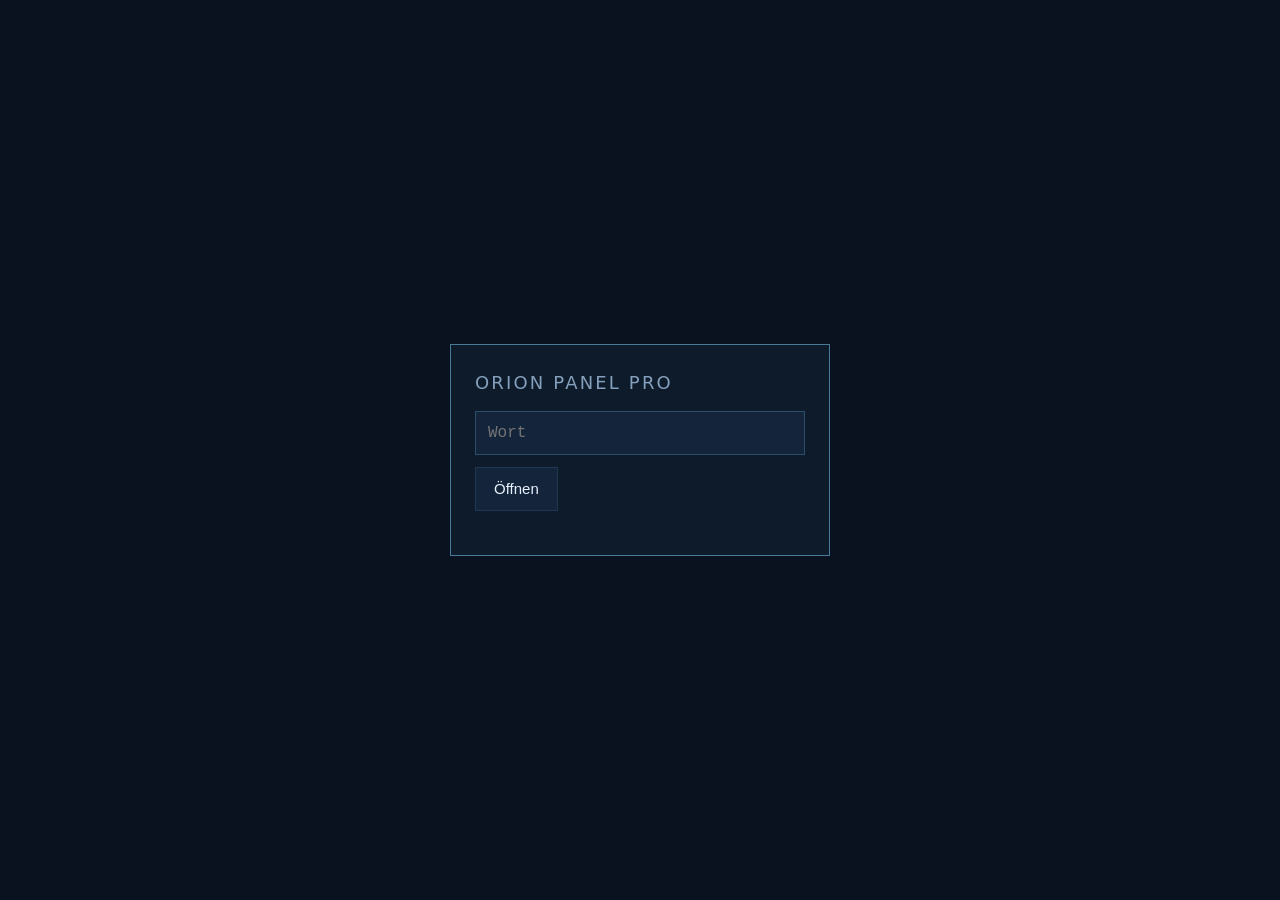
<file: beitrag.html>
<!doctype html>
<html lang="de">
<head>
<meta charset="utf-8">
<meta name="viewport" content="width=device-width, initial-scale=1">
<title>Orion Panel Pro — Beitrag</title>
<meta name="robots" content="noindex, nofollow">
<link rel="icon" type="image/svg+xml" href="favicon.svg">
<link rel="stylesheet" href="schrift/schrift.css?v=83">
<link rel="stylesheet" href="css/stil.css?v=83">
<link rel="stylesheet" href="css/hud.css?v=83">
<style>
  /* Die Beitragsseite zeigt GENAU EINE Karte — der Link aus der
   * Telegram-Meldung landet hier, ohne Suchen, ohne Reiter. */
  .beitrag-huelle { max-width: 900px; margin: 0 auto; padding: 18px 16px 60px; }
  .beitrag-kopf { display: flex; align-items: center; gap: 12px; flex-wrap: wrap; margin: 6px 0 18px; }
  .beitrag-kopf h1 { margin: 0; font-size: 22px; }
  .beitrag-kopf .luecke { flex: 1; }
  .beitrag-stand { border: 1px solid var(--rand); border-radius: 10px; padding: 12px 14px;
                   margin-bottom: 16px; font-size: 14px; color: var(--text-leise); }
  .beitrag-stand b { color: var(--text); }

  /* DER ZIELBLOCK (20.8.): wer aus einer Telegram-Meldung kommt, hat dort
   * auf ein bestimmtes Buch gedrueckt (?zu=1 oder ?zu=2). Statt ihn
   * ungefragt auf die Anbieterseite zu werfen, landet er HIER und bekommt
   * den Absprung als bewussten Klick, mit dem Kurs daneben, gegen den er
   * gerade prueft. Ohne ?zu bleibt der Block unsichtbar. */
  .zielblock { border: 1px solid var(--sonar); border-left: 3px solid var(--sonar);
               border-radius: 10px; padding: 14px 16px; margin-bottom: 16px;
               background: var(--karte); }
  .zielblock .ziel-kopf { font-size: 14px; color: var(--text-leise); margin-bottom: 10px; }
  .zielblock .ziel-kopf b { color: var(--text); }
  .zielblock .ziel-warn { font-size: 13px; color: var(--text-leise); margin-top: 10px; }
</style>
</head>
<body>

<div id="sperre">
  <div class="kasten">
    <h2>Orion Panel Pro</h2>
    <input id="sperrwort" type="password" placeholder="Wort" autocomplete="off">
    <button id="entsperren">Öffnen</button>
    <div class="fehler" id="sperrfehler"></div>
  </div>
</div>

<div class="beitrag-huelle">
  <header class="beitrag-kopf">
    <h1>Beitrag</h1>
    <span class="luecke"></span>
    <a class="knopf" href="gespeichert.html">★ Gespeichert</a>
    <a class="knopf" href="index.html">Zurück zum Panel</a>
  </header>

  <div id="stand" class="beitrag-stand">wird geladen …</div>
  <!-- Nur befuellt, wenn der Aufruf ein ?zu=1 / ?zu=2 mitbringt. -->
  <div id="zielblock"></div>
  <div id="karte"></div>
</div>

<script src="js/konfig.js?v=83"></script>
<script src="js/sperre.js?v=83"></script>
<script src="js/rechnung.js?v=83"></script>
<script src="js/zuordnung.js?v=83"></script>
<script src="js/filter.js?v=83"></script>
<script src="js/anzeige.js?v=83"></script>
<script src="js/speicher.js?v=83"></script>
<script>
(function () {
  'use strict';
  var K = window.KONFIG || {};

  function hole(pfad) {
    return fetch(K.supabase + '/rest/v1/' + pfad, {
      headers: { apikey: K.key, authorization: 'Bearer ' + K.key, accept: 'application/json' }
    }).then(function (r) {
      if (!r.ok) throw new Error('HTTP ' + r.status);
      return r.json();
    });
  }

  function stand(text) { document.getElementById('stand').innerHTML = text; }

  /* Dieselben abgeleiteten Felder, die daten.js sonst anhaengt —
   * identisch zum Pruefstand karte-probe.html. */
  function ergaenze(f) {
    if (f.echter_gewinn === undefined) {
      f.echter_gewinn = (f.max_gewinn === null || f.max_gewinn === undefined)
        ? null : Number(f.max_gewinn);
    }
    if (f.zu_duenn === undefined) {
      f.zu_duenn = f.max_einsatz !== null && f.max_einsatz !== undefined &&
                   Number(f.max_einsatz) < (K.mindestEinsatz || 0);
    }
    return f;
  }

  /* Welcher Fund? ?fund=<schluessel> — derselbe Schluessel wie in der
   * Telegram-Meldung und in orion_funde. */
  var schluessel = null, zuBuch = null;
  try {
    var frage = new URLSearchParams(location.search);
    schluessel = frage.get('fund');
    /* ?zu=1 / ?zu=2 (20.8.): welches Buch wollte der Leser sehen, als er in
     * Telegram gedrueckt hat. Alles andere wird ignoriert statt geraten. */
    var z = frage.get('zu');
    if (z === '1' || z === '2') zuBuch = z;
  } catch (e) { /* alt */ }
  if (!schluessel) {
    stand('<b>Kein Fund angegeben.</b> Diese Seite erwartet ?fund=… — der Link aus der ' +
          'Telegram-Meldung bringt ihn mit. <a href="index.html">Zurück zum Panel</a>.');
    return;
  }

  /* EZB-Kurs setzen, damit die Betraege beide Waehrungen zeigen.
   * Laeuft erst NACH dem Entsperren (siehe ganz unten): vorher hat die
   * Seite nichts anzuzeigen, und eine Datenabfrage fuer jemanden ohne
   * Wort waere obendrein verschenkter Datenabfluss. */
  function holeKurs() {
    hole('orion_kurse?paar=eq.USD_EUR&select=kurs,stand,quelle&limit=1').then(function (z) {
      if (z && z[0]) window.Anzeige.setzeKurs(z[0]);
    }).catch(function () { /* ohne Kurs ehrlich in $ */ });
  }

  /* DER ZIELBLOCK. Nutzt buch1/buch2 aus anzeige.js, damit Buchname und
   * Broker-Umweg dieselbe Wahrheit tragen wie die Karte darunter. Zahlen
   * stehen bewusst NICHT hier drin: sie stehen zwei Zentimeter tiefer auf
   * der Karte, und zweimal dieselbe Zahl an zwei Stellen ist genau die
   * Sorte Doppelwahrheit, die hier schon Geld gekostet hat. */
  var zielGezeichnet = '';
  function zeichneZiel(f) {
    var kasten = document.getElementById('zielblock');
    if (!zuBuch) { if (zielGezeichnet !== '') { kasten.innerHTML = ''; zielGezeichnet = ''; } return; }

    var A = window.Anzeige || {};
    var info = (zuBuch === '1' ? A.buch1 : A.buch2);
    info = typeof info === 'function' ? info(f) : { name: zuBuch === '1' ? 'Buch 1' : 'Buch 2' };
    var url   = zuBuch === '1' ? f.pm_link  : f.bf_link;
    var seite = zuBuch === '1' ? f.pm_seite : f.bf_seite;
    var name  = String(info.name || '?');
    function sicher(s) {
      return String(s === null || s === undefined ? '' : s)
        .replace(/&/g, '&amp;').replace(/</g, '&lt;').replace(/>/g, '&gt;').replace(/"/g, '&quot;');
    }

    var html = '<div class="zielblock">' +
      '<div class="ziel-kopf">Aus der Meldung gekommen: du wolltest zu <b>' + sicher(name) + '</b>' +
        (seite ? ', Seite <b>' + sicher(seite) + '</b>' : '') + '.</div>';

    if (url) {
      html += '<a class="knopf" target="_blank" rel="noopener" href="' + sicher(url) + '">' +
                sicher(info.ueberBroker ? (name + ' über Orbit öffnen') : (name + ' öffnen')) +
              '</a>';
    } else {
      html += '<span class="knopf gesperrt">' + sicher(name) + '-Link fehlt in diesem Fund</span>';
    }

    html += '<div class="ziel-warn">Der Absprung zum Anbieter ist bewusst ein eigener Klick: ' +
              'die Kurse unten sind der Stand von <b>jetzt</b> und laufen weiter. ' +
              'Erst hier prüfen, dann drüben setzen.</div>' +
            '</div>';

    if (html !== zielGezeichnet) { kasten.innerHTML = html; zielGezeichnet = html; }
  }

  var zuletzt = '';
  function lade() {
    hole('orion_funde?schluessel=eq.' + encodeURIComponent(schluessel) + '&limit=1').then(function (z) {
      if (!z || !z.length) {
        stand('<b>Diesen Fund gibt es nicht mehr in der Datenbank.</b> Er wurde aufgeräumt ' +
              'oder der Link ist alt. Vielleicht liegt er unter <a href="gespeichert.html">Gespeichert</a>.');
        return;
      }
      var f = ergaenze(z[0]);
      var live = f.status === 'live';
      stand((live ? 'Live — die Karte holt sich alle 5 Sekunden frische Zahlen.'
                  : '<b>Vorbei</b> — dieser Fund ist beendet (' + (f.vorbei_grund || 'kein Grund vermerkt') +
                    '). Die Karte zeigt den letzten Stand.') +
            ' &nbsp;·&nbsp; Schlüssel: <b>' + String(f.schluessel).replace(/</g, '&lt;') + '</b>');
      zeichneZiel(f);
      var neu = window.Anzeige.karte(f, !live);
      if (neu !== zuletzt) {
        document.getElementById('karte').innerHTML = neu;
        zuletzt = neu;
      }
    }).catch(function (e) {
      stand('<b>Nicht geladen:</b> ' + e.message + ' — <a href="index.html">zurück zum Panel</a>.');
    });
  }
  /* DAS KENNWORT-TOR STARTEN (21.8., Karams Fund).
   *
   * Diese Seite LUD sperre.js, rief aber nie Sperre.start() auf. Ohne den
   * Aufruf bekommt der Oeffnen-Knopf keinen Horcher: man tippt das Wort,
   * drueckt, und es passiert NICHTS. Kein Fehler, keine Meldung, keine
   * Reaktion. Das Overlay liegt dabei mit z-index 2147483647 ueber der
   * ganzen Seite und schluckt jeden Klick, auch den auf den Absprung
   * zum Anbieter.
   *
   * Besonders teuer war das hier, weil seit dem 20.8. JEDER Link aus
   * beiden Telegram-Bots auf diese Seite fuehrt. Der ganze Umbau lief
   * gegen eine verschlossene Tuer.
   *
   * Dieselbe Luecke hatte gespeichert.html. Vier Seiten (index ueber
   * app.js, einstellungen ueber einstellungen.js, knoepfe, logik) riefen
   * korrekt auf, zwei nicht. LEHRE: eine Datei zu LADEN heisst nicht,
   * sie zu BENUTZEN. Wer sperre.js einbindet, ruft auch Sperre.start(). */
  window.Sperre.start(function () {
    holeKurs();
    lade();
    /* 5-Sekunden-Takt fuer EINE Zeile — bewusst langsamer als das Panel
     * (2 s fuer alles): eine Einzelseite braucht keine Gefechtstakte. */
    setInterval(lade, 5000);
  });
})();
</script>
</body>
</html>
</file>
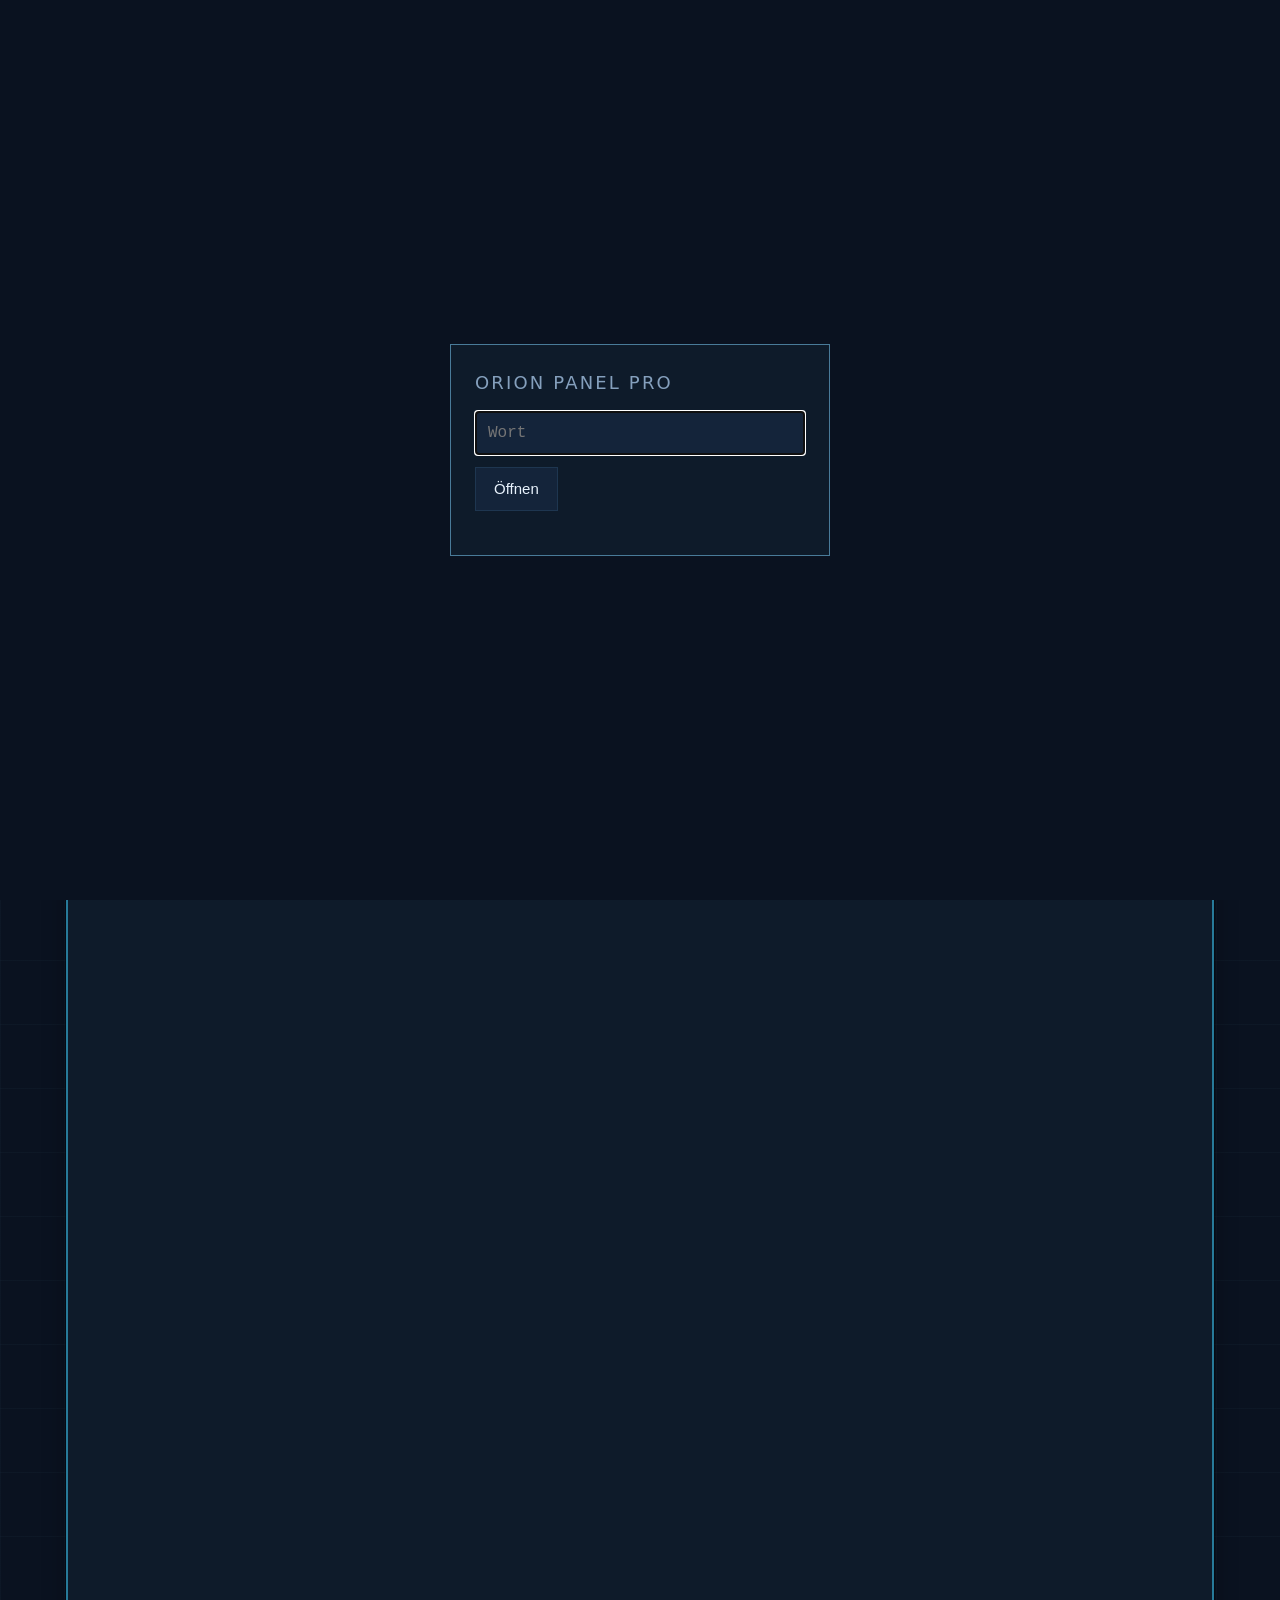
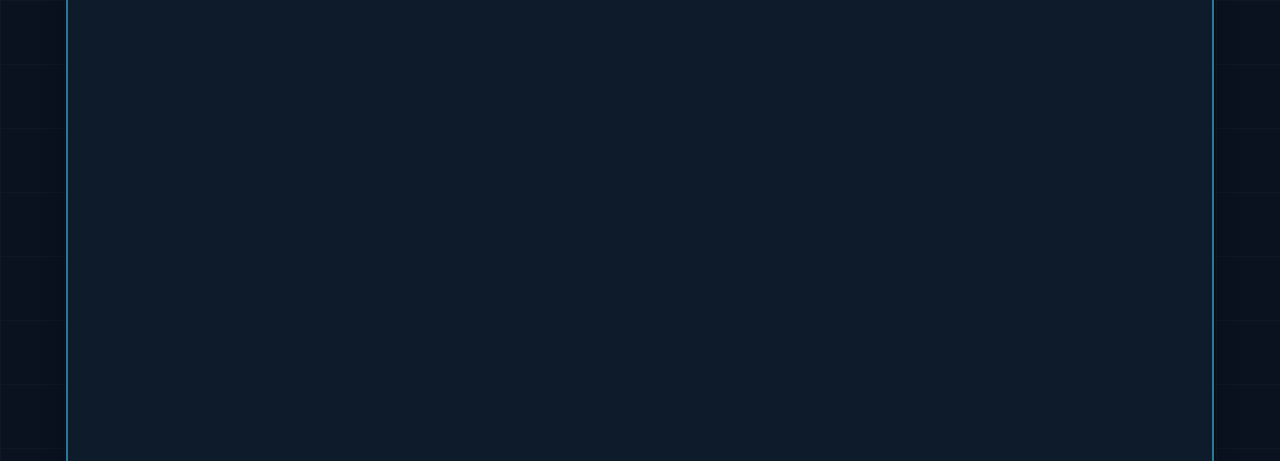
<file: einstellungen.html>
<!doctype html>
<html lang="de">
<head>
<meta charset="utf-8">
<meta name="viewport" content="width=device-width, initial-scale=1">
<title>Orion Panel Pro — Einstellungen</title>
<meta name="robots" content="noindex, nofollow">
<link rel="icon" type="image/svg+xml" href="favicon.svg">
<link rel="stylesheet" href="schrift/schrift.css?v=83">
<link rel="stylesheet" href="css/stil.css?v=83">
<link rel="stylesheet" href="css/hud.css?v=83">
</head>
<body>

<div id="sperre">
  <div class="kasten">
    <h2>Orion Panel Pro</h2>
    <input id="sperrwort" type="password" placeholder="Wort" autocomplete="off">
    <button id="entsperren">Öffnen</button>
    <div class="fehler" id="sperrfehler"></div>
  </div>
</div>

<div class="huelle">

  <header class="kopf">
    <h1>Einstellungen</h1>
    <span class="chip" id="stand">bereit</span>
    <span class="luecke"></span>
    <a class="knopf" href="index.html">Zurück zum Panel</a>
  </header>

  <div class="warnung">
    <b>Hier stehen ZWEI verschiedene Wege zu Betfair. Du brauchst nur einen.</b><br>
    <b>Weg B</b> ist der, den du willst: alles auf dem Server, nichts auf deinem PC.
    Dann bleibt der Kasten „Weg A" unten leer und du rührst ihn nicht an.<br>
    Für <b>Polymarket und Kalshi</b> musst du auf dieser Seite gar nichts tun.
    Die laufen ohne Konto und ohne Zugangsdaten.
  </div>

  <h2 style="margin-top:26px">Weg B — alles auf dem Server <span class="chip gut">empfohlen</span></h2>

  <div class="fund chance">
    <div class="titel">Schritt 1 · Zertifikat erzeugen</div>
    <div class="unter">Kein Terminal, keine Eingabe. Ein Klick.</div>
    <p class="leise">
      Betfair lässt Maschinen nur mit einem Zertifikat an die Kurse. Der Knopf
      erzeugt das Paar <b>auf dem Server</b>. Der private Schlüssel bleibt dort und
      ist über diese Website nicht lesbar. Herunter kommt nur der öffentliche Teil.
    </p>
    <div class="aktionen">
      <button id="zertErzeugen">Zertifikat erzeugen und herunterladen</button>
      <button id="zertStand">Ist schon eines da?</button>
    </div>
    <div class="leise" id="zertMeldung" style="margin-top:10px"></div>
    <p class="leise" style="margin-top:12px">
      Danach: betfair.com öffnen &rarr; <b>My Account &rarr; Security Settings &rarr;
      Automated Betting Program Access</b> &rarr; die Datei <code>betfair.crt</code>
      hochladen. Das erlaubt dem Server, in deinem Namen <b>Kurse zu lesen</b>.
    </p>
  </div>

  <div class="fund chance">
    <div class="titel">Schritt 2 · Drei Werte in Supabase hinterlegen</div>
    <div class="unter">Nicht hier eintragen. Im Supabase-Dashboard.</div>
    <p class="leise">
      Das Zertifikat allein genügt Betfair nicht, es will auch wissen, <b>wessen</b>
      Konto es ist. Diese drei Werte gehören dorthin, wo nur der Server sie liest —
      nicht in diese Website und nicht in die Datenbank:
    </p>
    <pre style="background:var(--karte-2);border:1px solid var(--rand);border-radius:8px;padding:10px 12px;font-size:14px;overflow-x:auto">BF_USERNAME    dein Betfair-Benutzername
BF_PASSWORT    dein Betfair-Passwort
BF_APP_KEY     dein App Key</pre>
    <p class="leise">
      Wo: <b>supabase.com</b> &rarr; Projekt <b>orion-panel-pro</b> (<code>noexklrgtqveiclijdwp</code>) &rarr; links
      <b>Edge Functions</b> &rarr; <b>Secrets</b> &rarr; <b>Add new secret</b>.
      Dreimal, je ein Name und ein Wert.
    </p>
    <div class="aktionen">
      <a class="knopf" target="_blank" rel="noopener"
         href="https://supabase.com/dashboard/project/noexklrgtqveiclijdwp/settings/functions">Supabase-Secrets öffnen</a>
    </div>
  </div>

  <h2 style="margin-top:34px">Weg A — Bridge auf dem Heim-PC <span class="chip acht">nur falls Weg B scheitert</span></h2>

  <div class="warnung">
    Diese Felder brauchst du <b>nicht</b>, wenn Weg B läuft. Sie sind für die
    alte Lösung: eine Datei, die neben der Bridge auf deinem PC liegt.
    Was du hier eingibst, bleibt in diesem Browser und geht nie an den Server.
  </div>

  <div class="fund">
    <div class="titel">Betfair-Zugang für die Bridge</div>
    <div class="unter">Nur ausfüllen, wenn du die Bridge auf dem PC betreiben willst.</div>

    <label class="leise" for="bfUser">Benutzername</label>
    <input id="bfUser" type="text" autocomplete="off" placeholder="dein Betfair-Benutzername">

    <label class="leise" for="bfPass">Passwort</label>
    <input id="bfPass" type="password" autocomplete="off" placeholder="dein Betfair-Passwort">

    <label class="leise" for="bfKey">App Key</label>
    <input id="bfKey" type="text" autocomplete="off" placeholder="Delayed- oder Live-Key aus dem Betfair-Konto">

    <label class="leise" for="bridgeToken">Bridge-Token</label>
    <input id="bridgeToken" type="text" autocomplete="off" placeholder="steht in profiles.bridge_token">

    <div class="aktionen" style="margin-top:14px">
      <button id="speichern">In diesem Browser merken</button>
      <button id="herunterladen">bridge-config.json erzeugen</button>
      <button id="loeschen">Aus diesem Browser löschen</button>
    </div>
    <div class="leise" id="rueckmeldung" style="margin-top:10px"></div>
  </div>

  <div class="fund">
    <div class="titel">Warum Betfair überhaupt so umständlich ist</div>
    <div class="unter">Gemessen am 9. August 2026, nicht angenommen.</div>
    <p class="leise">
      Betfair beantwortet Anfragen aus Rechenzentren mit 403. Geprüft wurden acht
      Wege: <code>api.betfair.com</code>, die Länderbörsen Australien und Spanien,
      <code>historicdata</code>, die normale Anmeldung und sogar das öffentliche
      <code>menu.json</code>. Alle geblockt. Erreichbar sind nur die
      Zertifikats-Anmeldung und der Push-Strom.
    </p>
    <div class="aktionen">
      <a class="knopf" target="_blank" rel="noopener"
         href="https://noexklrgtqveiclijdwp.supabase.co/functions/v1/bf-erreichbar">Jetzt selbst nachmessen</a>
    </div>
  </div>

</div>

<script src="js/konfig.js?v=83"></script>
<script src="js/sperre.js?v=83"></script>
<script src="js/einstellungen.js?v=83"></script>
</body>
</html>
</file>
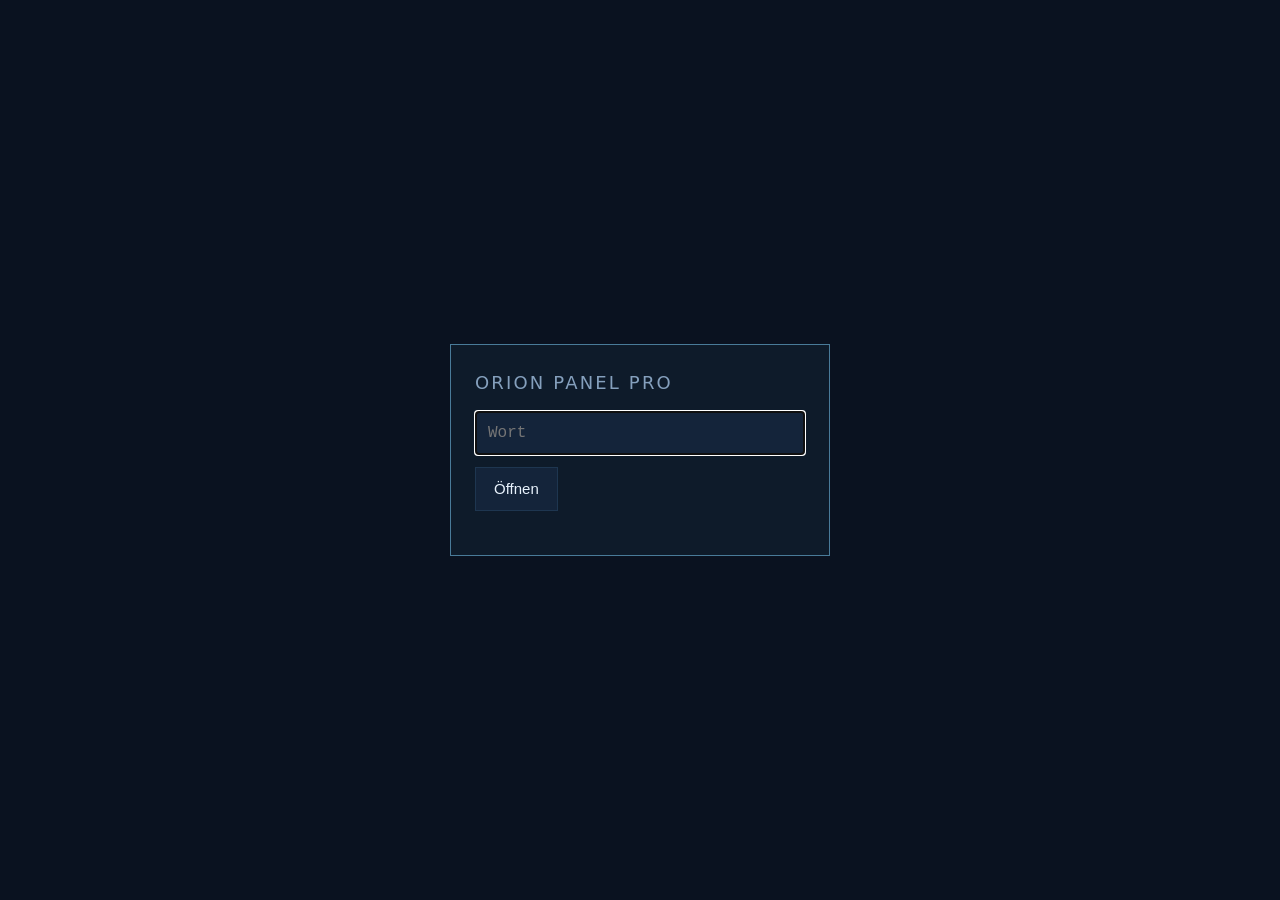
<file: gespeichert.html>
<!doctype html>
<html lang="de">
<head>
<meta charset="utf-8">
<meta name="viewport" content="width=device-width, initial-scale=1">
<title>Orion Panel Pro — Gespeichert</title>
<meta name="robots" content="noindex, nofollow">
<link rel="icon" type="image/svg+xml" href="favicon.svg">
<link rel="stylesheet" href="schrift/schrift.css?v=83">
<link rel="stylesheet" href="css/stil.css?v=83">
<link rel="stylesheet" href="css/hud.css?v=83">
<style>
  .gesp-huelle { max-width: 900px; margin: 0 auto; padding: 18px 16px 60px; }
  .gesp-kopf { display: flex; align-items: center; gap: 12px; flex-wrap: wrap; margin: 6px 0 18px; }
  .gesp-kopf h1 { margin: 0; font-size: 22px; }
  .gesp-kopf .luecke { flex: 1; }
  .gesp-stand { border: 1px solid var(--rand); border-radius: 10px; padding: 12px 14px;
                margin-bottom: 16px; font-size: 14px; color: var(--text-leise); }
  .gesp-stand b { color: var(--text); }
  .gesp-stand .gesp-warn { color: var(--orange); }
  /* Werkzeugleiste fuer die dritte Kopie (24.8., Karams Vorgabe:
   * gespeichert heisst gespeichert - auch ohne Wolke, auch ohne Browser). */
  .gesp-werkzeug { display: flex; flex-wrap: wrap; gap: 10px; align-items: center; margin: 0 0 14px; }
  .gesp-hinweis { font-size: 12px; color: var(--text-leise); }
  .gesp-quelle { font-size: 12px; color: var(--text-leise);
    border: 1px solid var(--rand); border-radius: 999px; padding: 1px 8px; }
  .gesp-quelle.gut { color: var(--gruen); border-color: rgba(124,214,154,.4); }
  .gesp-eintrag { margin-bottom: 26px; }
  .gesp-zeile { display: flex; align-items: center; gap: 10px; margin: 0 0 6px;
                font-size: 13px; color: var(--text-leise); }
  .gesp-zeile .luecke { flex: 1; }
  .gesp-zeile button, .gesp-zeile a.knopf { font-size: 13px; }
</style>
</head>
<body>

<div id="sperre">
  <div class="kasten">
    <h2>Orion Panel Pro</h2>
    <input id="sperrwort" type="password" placeholder="Wort" autocomplete="off">
    <button id="entsperren">Öffnen</button>
    <div class="fehler" id="sperrfehler"></div>
  </div>
</div>

<div class="gesp-huelle">
  <header class="gesp-kopf">
    <h1>★ Gespeicherte Funde</h1>
    <span class="luecke"></span>
    <a class="knopf" href="index.html">Zurück zum Panel</a>
  </header>

  <div id="stand" class="gesp-stand">wird geladen …</div>
  <div class="gesp-werkzeug">
    <span class="gesp-hinweis"><b>Das hier ist dein Speicherort.</b> Alles, was du im Panel
      speicherst, liegt hier und lässt sich jederzeit öffnen — im Browser, ohne Download.
      Die zwei Knöpfe rechts sind nur eine <i>zusätzliche</i> Sicherung für den Notfall.</span>
    <span class="luecke"></span>
    <button type="button" class="knopf leise" id="sichern">💾 Zusätzlich als Datei</button>
    <button type="button" class="knopf leise" id="zurueckspielen">📂 Datei einlesen</button>
    <input type="file" id="datei" accept="application/json,.json" hidden>
  </div>
  <div id="liste"></div>
</div>

<script src="js/konfig.js?v=83"></script>
<script src="js/sperre.js?v=83"></script>
<script src="js/rechnung.js?v=83"></script>
<script src="js/zuordnung.js?v=83"></script>
<script src="js/filter.js?v=83"></script>
<script src="js/anzeige.js?v=83"></script>
<script src="js/speicher.js?v=83"></script>
<script>
(function () {
  'use strict';
  var K = window.KONFIG || {};

  function hole(pfad) {
    return fetch(K.supabase + '/rest/v1/' + pfad, {
      headers: { apikey: K.key, authorization: 'Bearer ' + K.key, accept: 'application/json' }
    }).then(function (r) {
      if (!r.ok) throw new Error('HTTP ' + r.status);
      return r.json();
    });
  }
  function stand(text) { document.getElementById('stand').innerHTML = text; }
  function txt(s) { return String(s == null ? '' : s).replace(/&/g, '&amp;').replace(/</g, '&lt;'); }

  function ergaenze(f) {
    if (f.echter_gewinn === undefined) {
      f.echter_gewinn = (f.max_gewinn === null || f.max_gewinn === undefined)
        ? null : Number(f.max_gewinn);
    }
    if (f.zu_duenn === undefined) {
      f.zu_duenn = f.max_einsatz !== null && f.max_einsatz !== undefined &&
                   Number(f.max_einsatz) < (K.mindestEinsatz || 0);
    }
    return f;
  }

  /* DAS KENNWORT-TOR STARTEN (21.8., Karams Fund).
   *
   * Diese Seite LUD sperre.js, rief aber nie Sperre.start() auf. Ohne den
   * Aufruf bekommt der Oeffnen-Knopf keinen Horcher: man tippt das Wort,
   * drueckt, und es passiert NICHTS. Das Overlay liegt dabei mit
   * z-index 2147483647 ueber allem und schluckt jeden Klick.
   *
   * Dieselbe Luecke hatte beitrag.html, dort teurer: seit dem 20.8.
   * fuehren ALLE Telegram-Links dorthin. LEHRE: eine Datei zu LADEN
   * heisst nicht, sie zu BENUTZEN. Wer sperre.js einbindet, ruft auch
   * Sperre.start(). */
  window.Sperre.start(function () {
    hole('orion_kurse?paar=eq.USD_EUR&select=kurs,stand,quelle&limit=1').then(function (z) {
      if (z && z[0]) window.Anzeige.setzeKurs(z[0]);
      lade();
    }).catch(function () { lade(); });
  });

  function lade() {
    window.Speicher.liste().then(function (eintraege) {
      if (!eintraege.length) {
        stand('<b>Noch nichts gespeichert.</b> Auf jeder Fundkarte gibt es den Knopf ' +
              '„☆ Speichern“ — was du dort merkst, liegt danach HIER und bleibt hier: ' +
              'auch wenn der Fund längst abgelaufen ist, auch nach Tagen, mit allen Details.');
        document.getElementById('liste').innerHTML = '';
        return;
      }
      var nurGeraet = eintraege.filter(function (e) { return e.quelle === 'geraet'; }).length;
      stand('<b>' + eintraege.length + '</b> ' +
            (eintraege.length === 1 ? 'gespeicherter Fund' : 'gespeicherte Funde') + '. Jede Karte ist der ' +
            '<b>Schnappschuss vom Moment des Speicherns</b> — die Kurse darin sind ' +
            'historisch, nicht live. Der Beitrags-Link daneben zeigt den heutigen Stand.' +
            (eintraege.wolkeLebt === false
              ? '<br><b class="gesp-warn">Die Wolke antwortet gerade nicht</b> — gezeigt wird, was auf ' +
                'DIESEM Gerät liegt. Genau dafür gibt es die zweite Kopie.'
              : (nurGeraet
                  ? '<br>' + nurGeraet + ' davon lagen nur auf diesem Gerät und wurden soeben in die Wolke zurückgespielt.'
                  : '')));
      document.getElementById('liste').innerHTML = eintraege.map(function (e) {
        var f = ergaenze(e.zeile || {});
        return '<div class="gesp-eintrag">' +
          '<div class="gesp-zeile">' +
            'gespeichert am ' + txt(window.Anzeige.zeitpunkt(e.gespeichert_am)) +
            ' &middot; ' + (e.quelle === 'beide'
              ? '<span class="gesp-quelle gut" title="Doppelt gesichert: auf diesem Gerät UND in der Wolke.">Gerät + Wolke</span>'
              : e.quelle === 'geraet'
                ? '<span class="gesp-quelle" title="Liegt auf diesem Gerät. Sobald die Wolke antwortet, wandert der Fund automatisch hinüber.">nur dieses Gerät</span>'
                : '<span class="gesp-quelle" title="Liegt in der Wolke und wurde soeben auch auf dieses Gerät gespiegelt.">Wolke</span>') +
            '<span class="luecke"></span>' +
            '<a class="knopf" href="beitrag.html?fund=' + encodeURIComponent(e.schluessel) + '">Beitrag (heutiger Stand)</a>' +
            '<button type="button" class="chip gesp-weg" data-schluessel="' + txt(e.schluessel) + '">Entfernen</button>' +
          '</div>' +
          window.Anzeige.karte(f, f.status !== 'live') +
        '</div>';
      }).join('');
    }, function (e) {
      stand('<b>Nicht geladen:</b> ' + e.message);
    });
  }

  /* Die dritte Kopie: eine Datei im Download-Ordner. */
  document.getElementById('sichern').addEventListener('click', function () {
    var b = this;
    b.disabled = true;
    window.Speicher.alsDatei().then(function (erg) {
      b.textContent = '✔ ' + erg.anzahl + ' gesichert';
      setTimeout(function () { b.textContent = '💾 Als Datei sichern'; b.disabled = false; }, 3000);
    }, function (e) {
      b.textContent = 'Fehler: ' + e.message;
      setTimeout(function () { b.textContent = '💾 Als Datei sichern'; b.disabled = false; }, 4000);
    });
  });

  document.getElementById('zurueckspielen').addEventListener('click', function () {
    document.getElementById('datei').click();
  });

  document.getElementById('datei').addEventListener('change', function (ev) {
    var d = ev.target.files && ev.target.files[0];
    if (!d) return;
    var leser = new FileReader();
    leser.onload = function () {
      try {
        var erg = window.Speicher.ausDatei(String(leser.result));
        stand('<b>Zurückgespielt:</b> ' + erg.neu + ' von ' + erg.gelesen +
              ' Funden waren neu. Vorhandenes wurde nicht angetastet.');
        setTimeout(lade, 1200);
      } catch (e) {
        stand('<b>Datei nicht lesbar:</b> ' + e.message);
      }
    };
    leser.readAsText(d);
    ev.target.value = '';
  });

  document.addEventListener('click', function (ev) {
    var k = ev.target && ev.target.closest ? ev.target.closest('.gesp-weg') : null;
    if (!k) return;
    k.disabled = true; k.textContent = 'entfernt …';
    window.Speicher.entferne(k.getAttribute('data-schluessel')).then(lade, function (e) {
      k.textContent = 'Fehler: ' + e.message;
      setTimeout(function () { k.textContent = 'Entfernen'; k.disabled = false; }, 3000);
    });
  });
})();
</script>
</body>
</html>
</file>
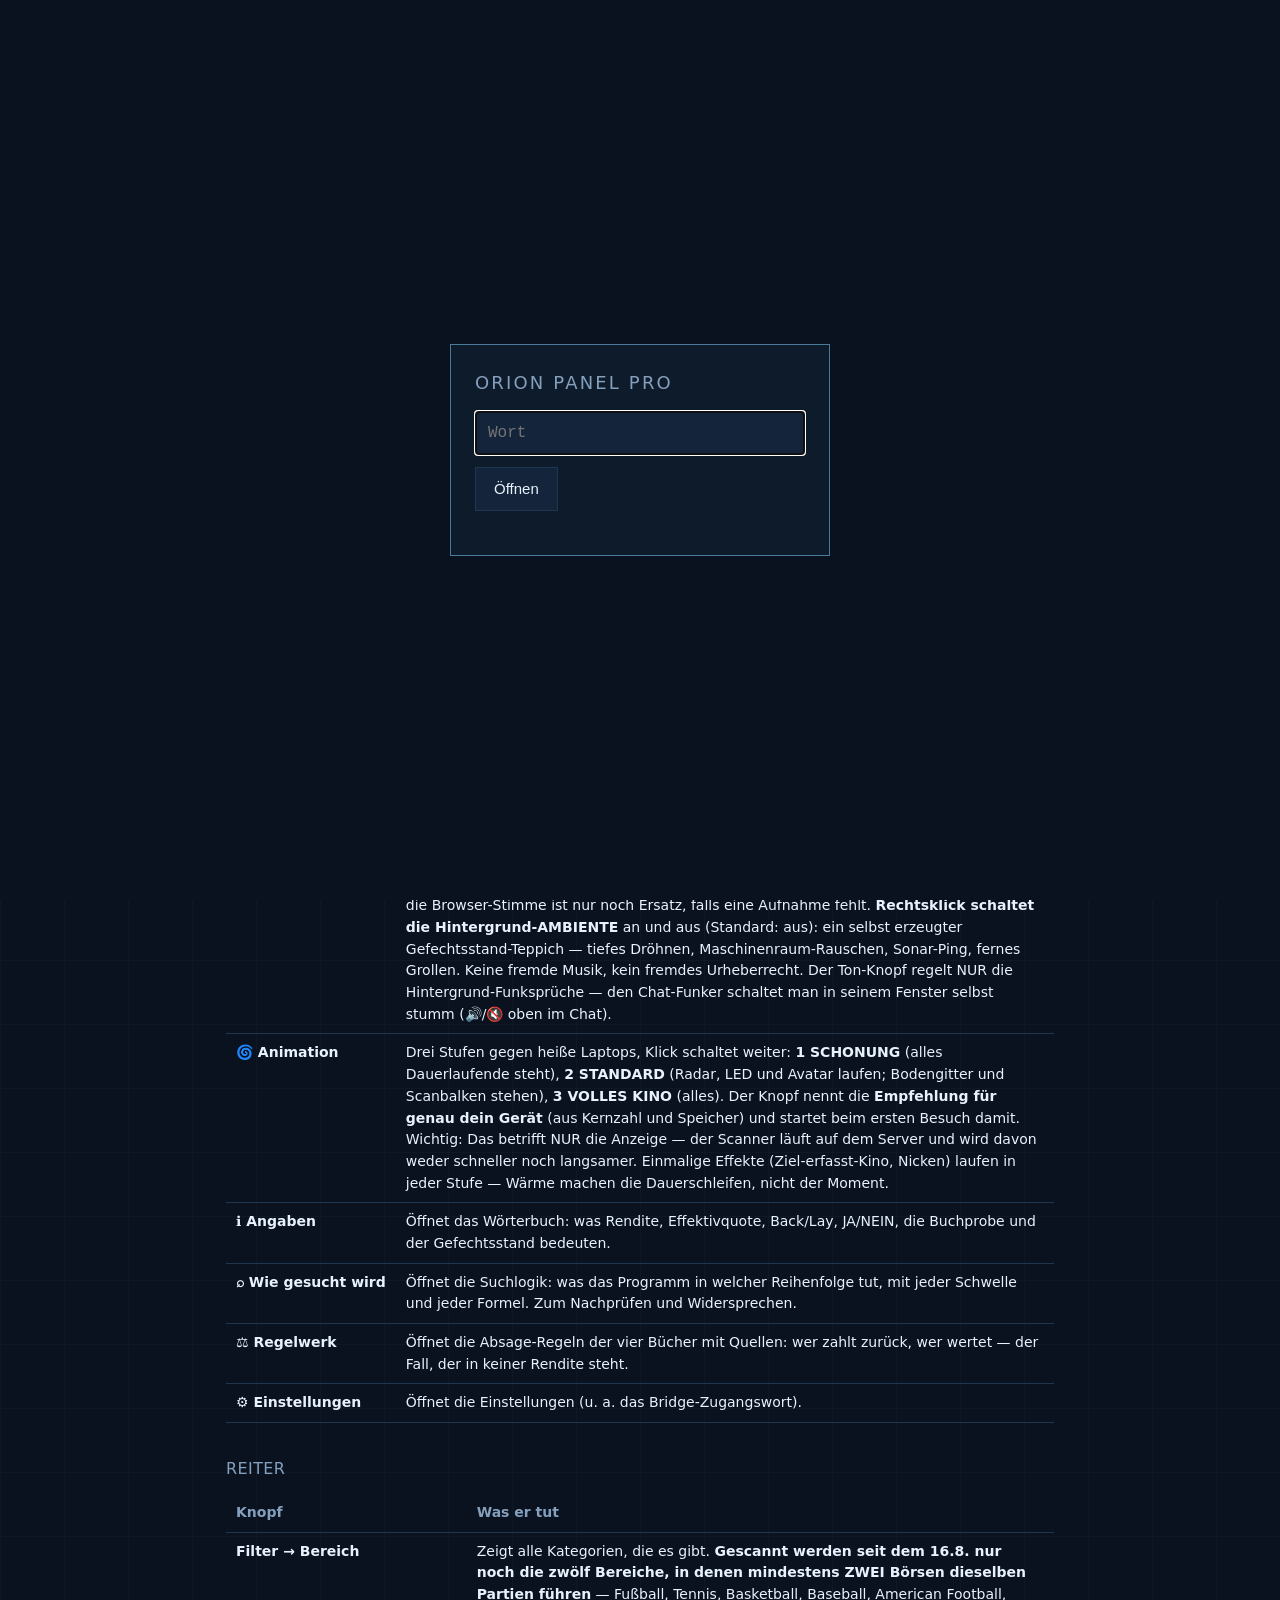
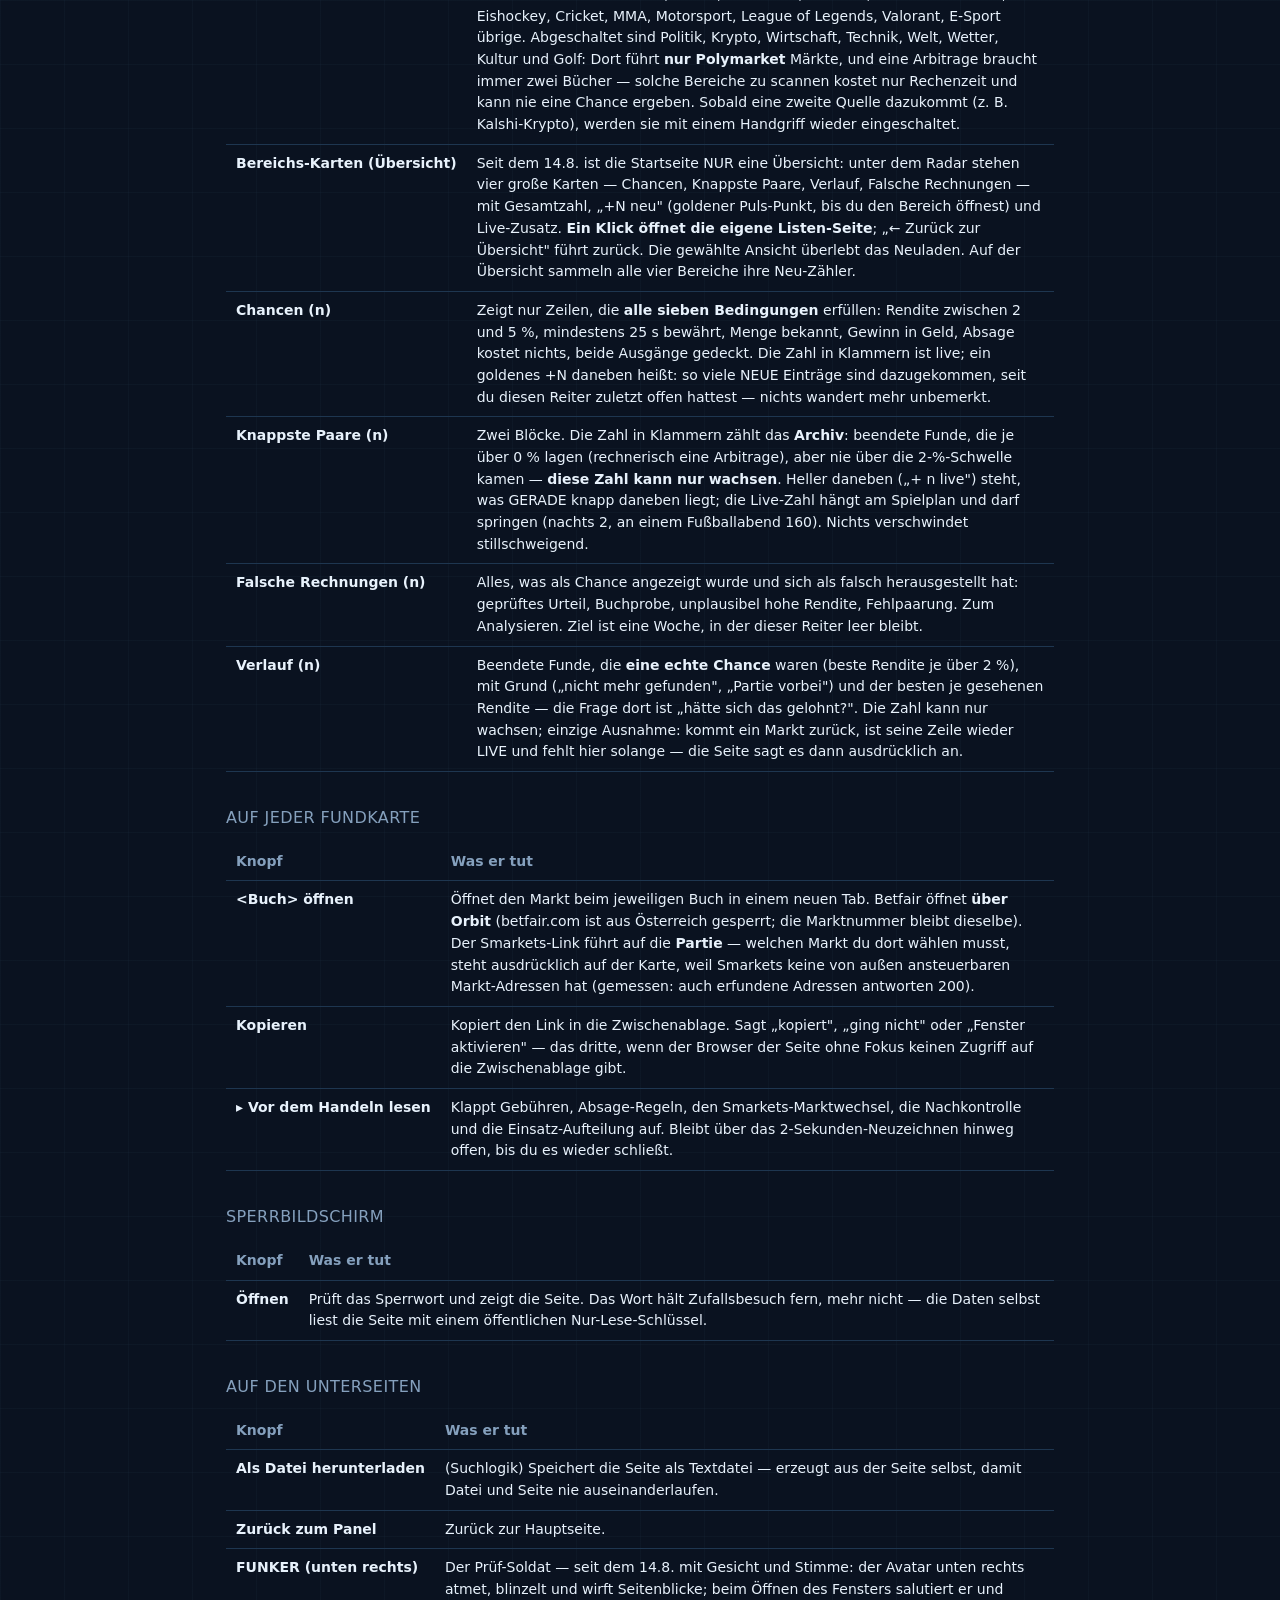
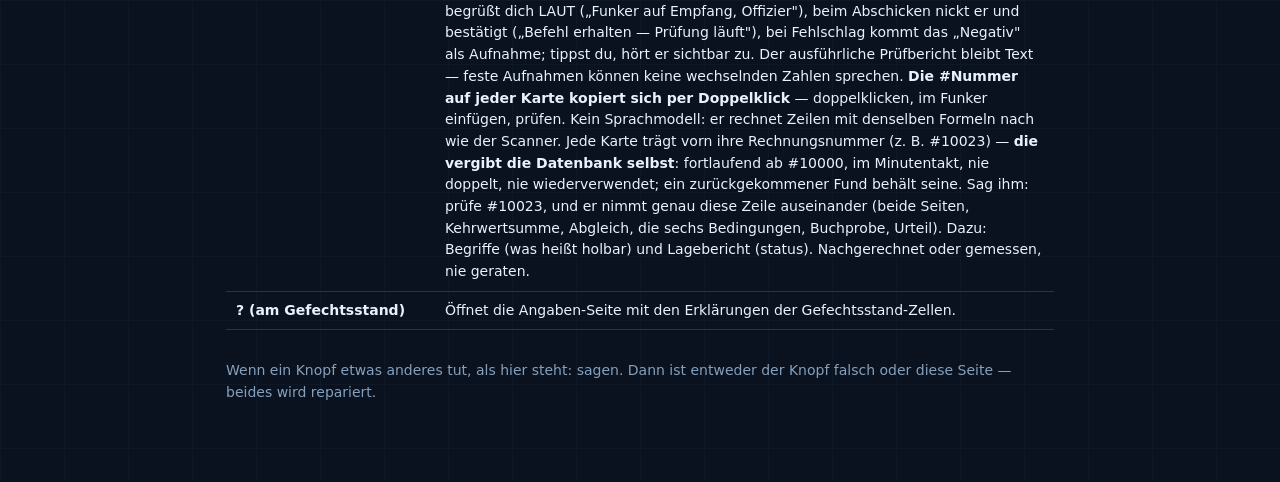
<file: knoepfe.html>
<!doctype html>
<html lang="de">
<head>
<meta charset="utf-8">
<meta name="viewport" content="width=device-width, initial-scale=1">
<title>Orion Panel Pro — Jeder Knopf erklärt</title>
<meta name="robots" content="noindex, nofollow">
<link rel="icon" type="image/svg+xml" href="favicon.svg">
<link rel="stylesheet" href="schrift/schrift.css?v=83">
<link rel="stylesheet" href="css/stil.css?v=83">
<link rel="stylesheet" href="css/hud.css?v=83">
<style>
  .doku { max-width: 860px; }
  .doku h2 { margin-top: 34px; }
  .doku table { width: 100%; border-collapse: collapse; margin: 12px 0; font-size: 14px; }
  .doku th, .doku td { text-align: left; padding: 8px 10px; border-bottom: 1px solid var(--rand); vertical-align: top; }
  .doku th { color: var(--text-leise); font-weight: 600; }
  .doku td:first-child { white-space: nowrap; font-weight: 600; }
</style>
</head>
<body>

<div id="sperre">
  <div class="kasten">
    <h2>Orion Panel Pro</h2>
    <input id="sperrwort" type="password" placeholder="Wort" autocomplete="off">
    <button id="entsperren">Öffnen</button>
    <div class="fehler" id="sperrfehler"></div>
  </div>
</div>

<div class="huelle doku">

  <header class="kopf">
    <h1>Jeder Knopf erklärt</h1>
    <span class="luecke"></span>
    <a class="knopf" href="index.html">Zurück zum Panel</a>
  </header>

  <p class="leise">
    Jeder anklickbare Knopf der Website, mit dem, was er wirklich tut.
    Kein Knopf tut etwas anderes, als hier steht — steht einer nicht hier,
    ist das ein Fehler dieser Seite und gehört gemeldet.
  </p>

  <h2>Kopfzeile</h2>
  <table>
    <tr><th>Knopf</th><th>Was er tut</th></tr>
    <tr><td>⟳ Sofort ablesen</td>
    <td>Erzwingt einen Lesevorgang aus der Datenbank <b>jetzt</b>. Die Seite
    liest ohnehin von selbst alle 2&nbsp;Sekunden — der Knopf ist also weder
    ein Neustart noch ein F5, er spart nur das Warten auf den nächsten Takt.
    Nützlich nach einem Netz-Aussetzer.</td></tr>
    <tr><td>⛉ Filter</td>
    <td>Klappt das Filterfeld auf und zu. Filter <b>verstecken nur die
    Anzeige</b>, sie ändern nie die Suche — unter jedem Reiter steht, wie
    viele Funde gerade versteckt sind. Die Einstellungen überleben das
    Neuladen (localStorage).</td></tr>
    <tr><td>🔔 Meldungen</td>
    <td>Schaltet die Browser-Benachrichtigung bei jeder <b>neuen Chance</b>
    an oder aus. Beim ersten Einschalten fragt der Browser um Erlaubnis und
    schickt eine Probemeldung. Drei ehrliche Zustände: AN, AUS, „vom Browser
    gesperrt" (dann über das Schloss in der Adressleiste freigeben).
    Meldungen kommen nur, solange die Seite offen ist. <b>Rechtsklick richtet die E-MAIL-Meldung ein:</b> Adresse eintragen, dann schickt der SERVER bei jeder neuen Chance eine Mail — auch wenn die Seite zu ist (Prüfung im Minutentakt, jeder Fund höchstens einmal). Leer lassen schaltet die Mail wieder aus; Push und Mail schalten getrennt.</td></tr>
    <tr><td>🔊 Ton</td>
    <td>Schaltet die <b>Stimme des Gefechtsstands</b> an oder aus (Standard: an).
    Beim Öffnen begrüßt dich der Soldat je nach Wiener Uhrzeit (Morgen /
    Tag / Abend / Nachtschicht), bei jeder neuen Chance meldet er die
    Lücke in der gegnerischen Verteidigung per Funkspruch, bei einer
    falschen Rechnung den Fehlversuch (höchstens einmal pro Minute).
    Alle Sprüche sind <b>selbst geschrieben</b> und werden von der
    Sprachausgabe des Browsers gesprochen; die Effekte (Funk-Knacken,
    Sonar-Ping, Alarm) sind selbst erzeugt — keine fremden Audiodateien,
    kein fremdes Urheberrecht. Jeder gesprochene Spruch steht auch im
    Funker-Fenster zum Nachlesen. Der Browser erlaubt Ton erst nach dem
    ersten Klick — deshalb spricht die Begrüßung direkt nach dem
    Entsperren. <b>Seit dem 14.8. sprechen echte Sprecher</b> (fest
    eingebaute Aufnahmen: Adam für Meldungen, Harry für Angriffe) — die
    Browser-Stimme ist nur noch Ersatz, falls eine Aufnahme fehlt. <b>Rechtsklick schaltet die Hintergrund-AMBIENTE</b> an und aus (Standard: aus): ein selbst erzeugter Gefechtsstand-Teppich — tiefes Dröhnen, Maschinenraum-Rauschen, Sonar-Ping, fernes Grollen. Keine fremde Musik, kein fremdes Urheberrecht. Der Ton-Knopf regelt NUR die Hintergrund-Funksprüche — den Chat-Funker schaltet man in seinem Fenster selbst stumm (🔊/🔇 oben im Chat).</td></tr>
    <tr><td>🌀 Animation</td>
    <td>Drei Stufen gegen heiße Laptops, Klick schaltet weiter:
    <b>1 SCHONUNG</b> (alles Dauerlaufende steht), <b>2 STANDARD</b>
    (Radar, LED und Avatar laufen; Bodengitter und Scanbalken stehen),
    <b>3 VOLLES KINO</b> (alles). Der Knopf nennt die <b>Empfehlung für
    genau dein Gerät</b> (aus Kernzahl und Speicher) und startet beim
    ersten Besuch damit. Wichtig: Das betrifft NUR die Anzeige — der
    Scanner läuft auf dem Server und wird davon weder schneller noch
    langsamer. Einmalige Effekte (Ziel-erfasst-Kino, Nicken) laufen in
    jeder Stufe — Wärme machen die Dauerschleifen, nicht der Moment.</td></tr>
    <tr><td>ℹ Angaben</td>
    <td>Öffnet das Wörterbuch: was Rendite, Effektivquote, Back/Lay, JA/NEIN,
    die Buchprobe und der Gefechtsstand bedeuten.</td></tr>
    <tr><td>⌕ Wie gesucht wird</td>
    <td>Öffnet die Suchlogik: was das Programm in welcher Reihenfolge tut,
    mit jeder Schwelle und jeder Formel. Zum Nachprüfen und Widersprechen.</td></tr>
    <tr><td>⚖ Regelwerk</td>
    <td>Öffnet die Absage-Regeln der vier Bücher mit Quellen: wer zahlt
    zurück, wer wertet — der Fall, der in keiner Rendite steht.</td></tr>
    <tr><td>⚙ Einstellungen</td>
    <td>Öffnet die Einstellungen (u.&nbsp;a. das Bridge-Zugangswort).</td></tr>
  </table>

  <h2>Reiter</h2>
  <table>
    <tr><th>Knopf</th><th>Was er tut</th></tr>
    <tr><td>Filter → Bereich</td>
    <td>Zeigt alle Kategorien, die es gibt. <b>Gescannt werden seit dem
    16.8. nur noch die zwölf Bereiche, in denen mindestens ZWEI Börsen
    dieselben Partien führen</b> — Fußball, Tennis, Basketball, Baseball,
    American Football, Eishockey, Cricket, MMA, Motorsport, League of
    Legends, Valorant, E-Sport übrige. Abgeschaltet sind Politik, Krypto,
    Wirtschaft, Technik, Welt, Wetter, Kultur und Golf: Dort führt
    <b>nur Polymarket</b> Märkte, und eine Arbitrage braucht immer zwei
    Bücher — solche Bereiche zu scannen kostet nur Rechenzeit und kann
    nie eine Chance ergeben. Sobald eine zweite Quelle dazukommt (z.&nbsp;B.
    Kalshi-Krypto), werden sie mit einem Handgriff wieder eingeschaltet.</td></tr>
    <tr><td>Bereichs-Karten (Übersicht)</td>
    <td>Seit dem 14.8. ist die Startseite NUR eine Übersicht: unter dem
    Radar stehen vier große Karten — Chancen, Knappste Paare, Verlauf,
    Falsche Rechnungen — mit Gesamtzahl, „+N neu" (goldener Puls-Punkt,
    bis du den Bereich öffnest) und Live-Zusatz. <b>Ein Klick öffnet die
    eigene Listen-Seite</b>; „← Zurück zur Übersicht" führt zurück. Die
    gewählte Ansicht überlebt das Neuladen. Auf der Übersicht sammeln
    alle vier Bereiche ihre Neu-Zähler.</td></tr>
    <tr><td>Chancen (n)</td>
    <td>Zeigt nur Zeilen, die <b>alle sieben Bedingungen</b> erfüllen: Rendite zwischen 2 und 5 %, mindestens 25 s bewährt,
    Menge bekannt, Gewinn in Geld, Absage kostet nichts,
    beide Ausgänge gedeckt. Die Zahl in Klammern ist live; ein goldenes +N daneben heißt: so viele NEUE Einträge sind dazugekommen, seit du diesen Reiter zuletzt offen hattest — nichts wandert mehr unbemerkt.</td></tr>
    <tr><td>Knappste Paare (n)</td>
    <td>Zwei Blöcke. Die Zahl in Klammern zählt das <b>Archiv</b>: beendete
    Funde, die je über 0 % lagen (rechnerisch eine Arbitrage), aber nie
    über die 2-%-Schwelle kamen — <b>diese Zahl kann nur wachsen</b>.
    Heller daneben („+ n live") steht, was GERADE knapp daneben liegt;
    die Live-Zahl hängt am Spielplan und darf springen (nachts 2, an einem
    Fußballabend 160). Nichts verschwindet stillschweigend.</td></tr>
    <tr><td>Falsche Rechnungen (n)</td>
    <td>Alles, was als Chance angezeigt wurde und sich als falsch herausgestellt hat: geprüftes Urteil, Buchprobe, unplausibel hohe Rendite, Fehlpaarung. Zum Analysieren. Ziel ist eine Woche, in der dieser Reiter leer bleibt.</td></tr>
    <tr><td>Verlauf (n)</td>
    <td>Beendete Funde, die <b>eine echte Chance</b> waren (beste Rendite je
    über 2 %), mit Grund („nicht mehr gefunden", „Partie vorbei") und der
    besten je gesehenen Rendite — die Frage dort ist „hätte sich das
    gelohnt?". Die Zahl kann nur wachsen; einzige Ausnahme: kommt ein Markt
    zurück, ist seine Zeile wieder LIVE und fehlt hier solange — die Seite
    sagt es dann ausdrücklich an.</td></tr>
  </table>

  <h2>Auf jeder Fundkarte</h2>
  <table>
    <tr><th>Knopf</th><th>Was er tut</th></tr>
    <tr><td>&lt;Buch&gt; öffnen</td>
    <td>Öffnet den Markt beim jeweiligen Buch in einem neuen Tab. Betfair
    öffnet <b>über Orbit</b> (betfair.com ist aus Österreich gesperrt; die
    Marktnummer bleibt dieselbe). Der Smarkets-Link führt auf die
    <b>Partie</b> — welchen Markt du dort wählen musst, steht ausdrücklich
    auf der Karte, weil Smarkets keine von außen ansteuerbaren
    Markt-Adressen hat (gemessen: auch erfundene Adressen antworten 200).</td></tr>
    <tr><td>Kopieren</td>
    <td>Kopiert den Link in die Zwischenablage. Sagt „kopiert", „ging
    nicht" oder „Fenster aktivieren" — das dritte, wenn der Browser der
    Seite ohne Fokus keinen Zugriff auf die Zwischenablage gibt.</td></tr>
    <tr><td>▸ Vor dem Handeln lesen</td>
    <td>Klappt Gebühren, Absage-Regeln, den Smarkets-Marktwechsel, die
    Nachkontrolle und die Einsatz-Aufteilung auf. Bleibt über das
    2-Sekunden-Neuzeichnen hinweg offen, bis du es wieder schließt.</td></tr>
  </table>

  <h2>Sperrbildschirm</h2>
  <table>
    <tr><th>Knopf</th><th>Was er tut</th></tr>
    <tr><td>Öffnen</td>
    <td>Prüft das Sperrwort und zeigt die Seite. Das Wort hält Zufallsbesuch
    fern, mehr nicht — die Daten selbst liest die Seite mit einem
    öffentlichen Nur-Lese-Schlüssel.</td></tr>
  </table>

  <h2>Auf den Unterseiten</h2>
  <table>
    <tr><th>Knopf</th><th>Was er tut</th></tr>
    <tr><td>Als Datei herunterladen</td>
    <td>(Suchlogik) Speichert die Seite als Textdatei — erzeugt aus der
    Seite selbst, damit Datei und Seite nie auseinanderlaufen.</td></tr>
    <tr><td>Zurück zum Panel</td>
    <td>Zurück zur Hauptseite.</td></tr>
    <tr><td>FUNKER (unten rechts)</td>
    <td>Der Prüf-Soldat — seit dem 14.8. mit Gesicht und Stimme: der Avatar unten rechts atmet, blinzelt und wirft Seitenblicke; beim Öffnen des Fensters salutiert er und begrüßt dich LAUT („Funker auf Empfang, Offizier"), beim Abschicken nickt er und bestätigt („Befehl erhalten — Prüfung läuft"), bei Fehlschlag kommt das „Negativ" als Aufnahme; tippst du, hört er sichtbar zu. Der ausführliche Prüfbericht bleibt Text — feste Aufnahmen können keine wechselnden Zahlen sprechen. <b>Die #Nummer auf jeder Karte kopiert sich per Doppelklick</b> — doppelklicken, im Funker einfügen, prüfen. Kein Sprachmodell: er rechnet Zeilen mit denselben Formeln nach wie der Scanner. Jede Karte trägt vorn ihre Rechnungsnummer (z.&nbsp;B. #10023) — <b>die vergibt die Datenbank selbst</b>: fortlaufend ab #10000, im Minutentakt, nie doppelt, nie wiederverwendet; ein zurückgekommener Fund behält seine. Sag ihm: prüfe #10023, und er nimmt genau diese Zeile auseinander (beide Seiten, Kehrwertsumme, Abgleich, die sechs Bedingungen, Buchprobe, Urteil). Dazu: Begriffe (was heißt holbar) und Lagebericht (status). Nachgerechnet oder gemessen, nie geraten.</td></tr>
    <tr><td>? (am Gefechtsstand)</td>
    <td>Öffnet die Angaben-Seite mit den Erklärungen der Gefechtsstand-Zellen.</td></tr>
  </table>

  <p class="leise" style="margin-top:30px">
    Wenn ein Knopf etwas anderes tut, als hier steht: sagen. Dann ist
    entweder der Knopf falsch oder diese Seite — beides wird repariert.
  </p>

</div>

<script src="js/konfig.js?v=83"></script>
<script src="js/sperre.js?v=83"></script>
<script>
document.addEventListener('DOMContentLoaded', function () { window.Sperre.start(function () {}); });
</script>
</body>
</html>
</file>
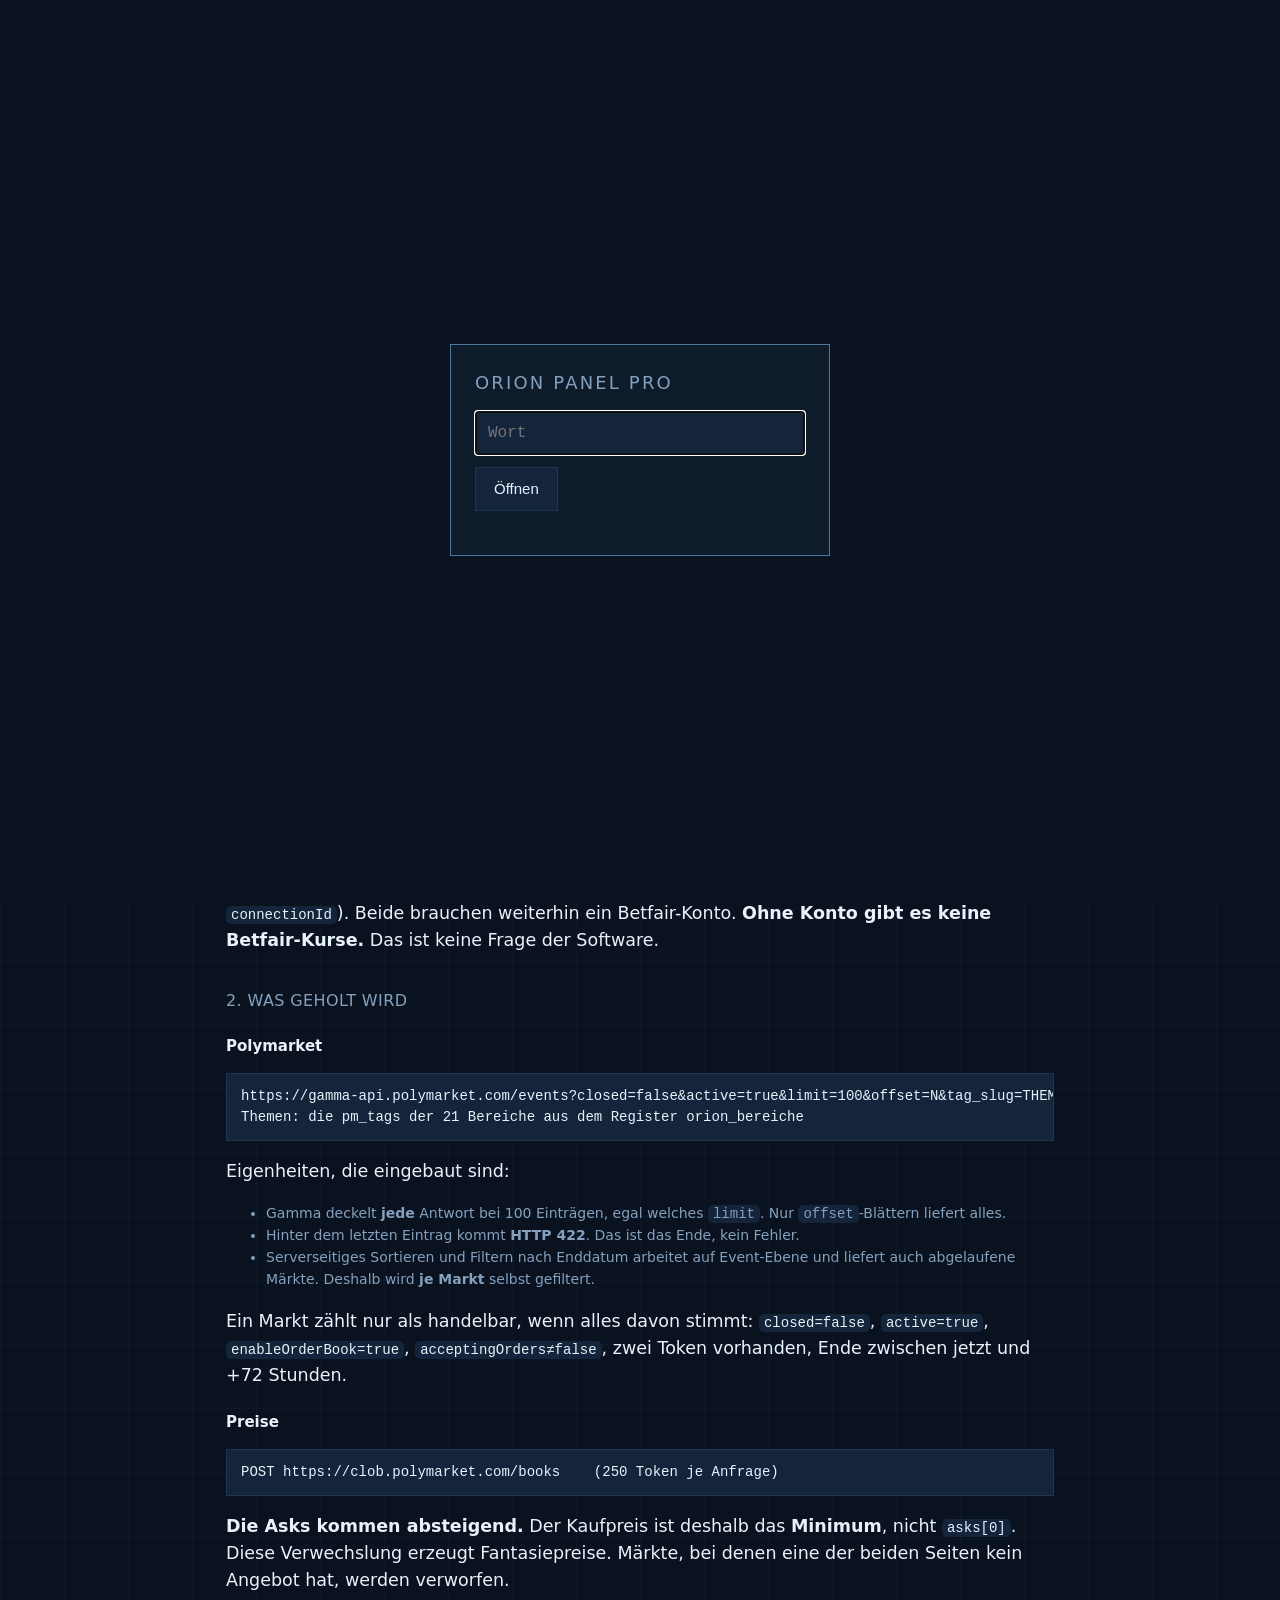
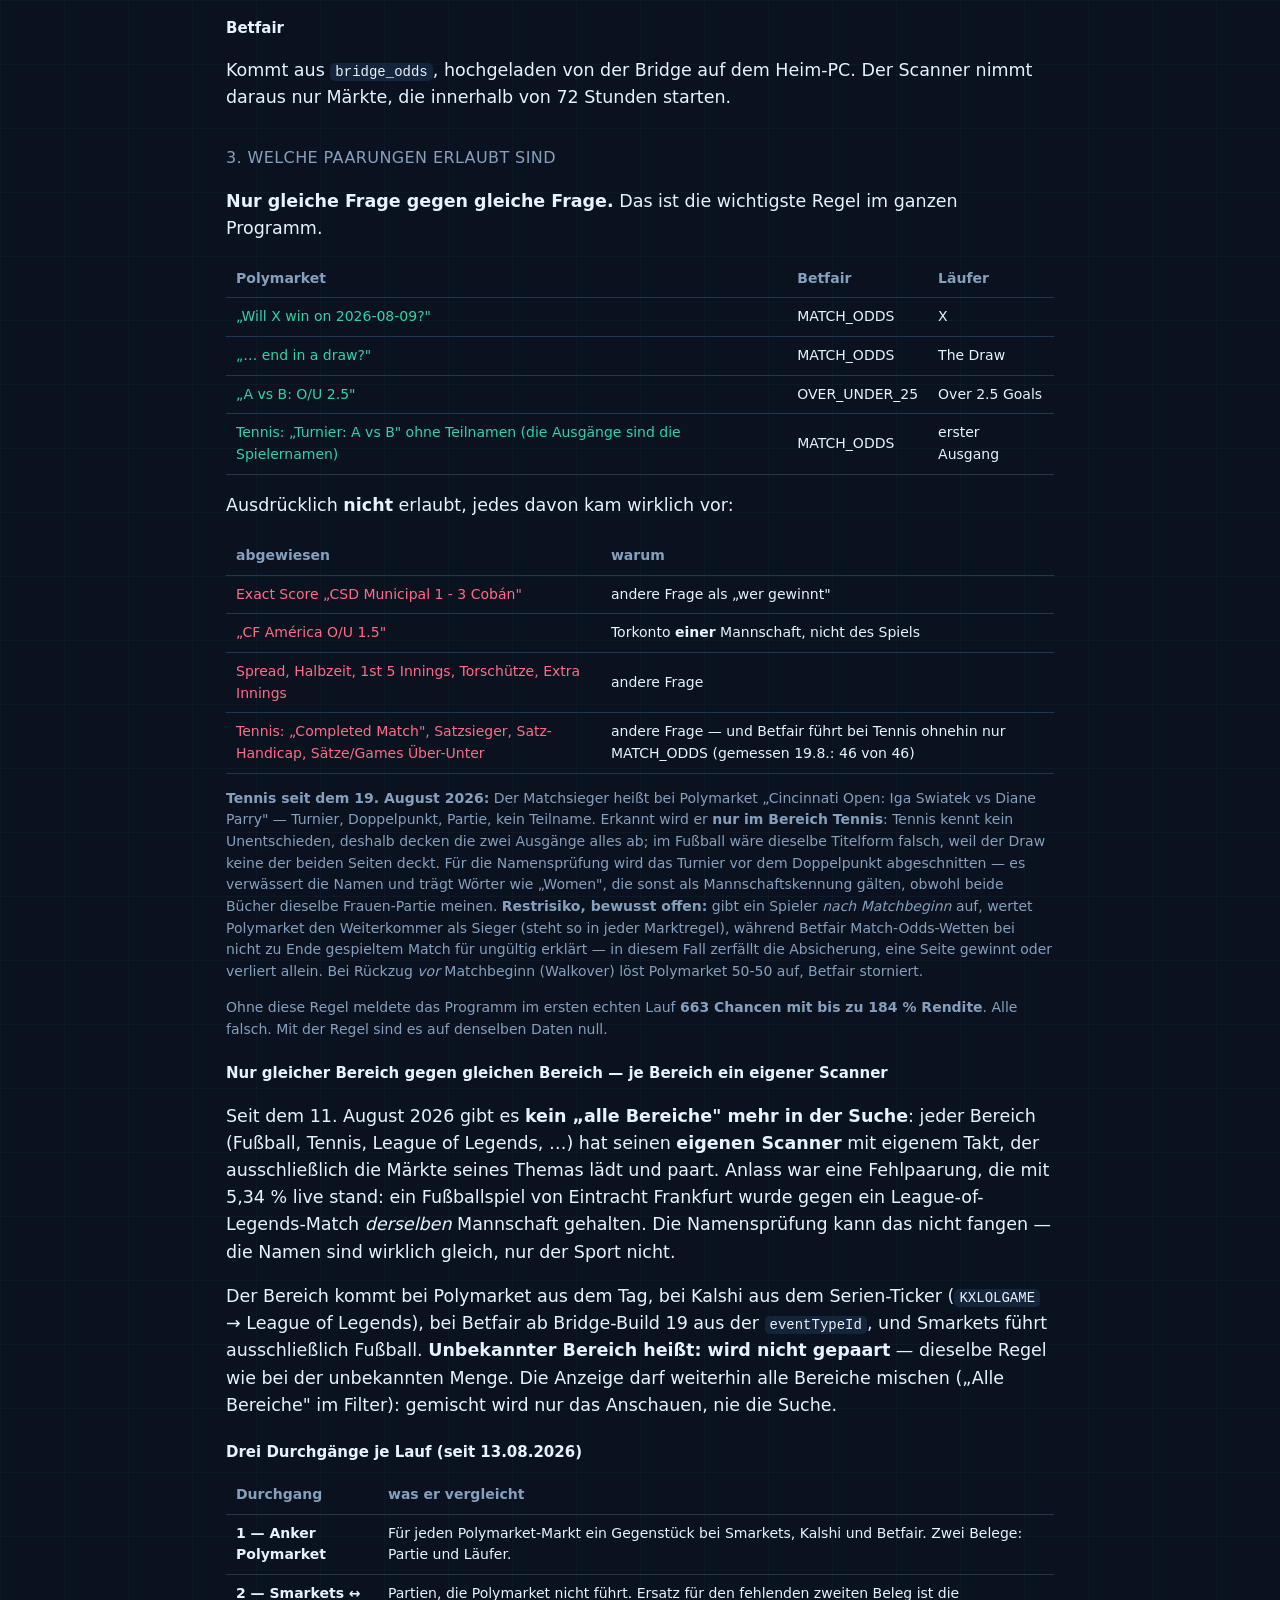
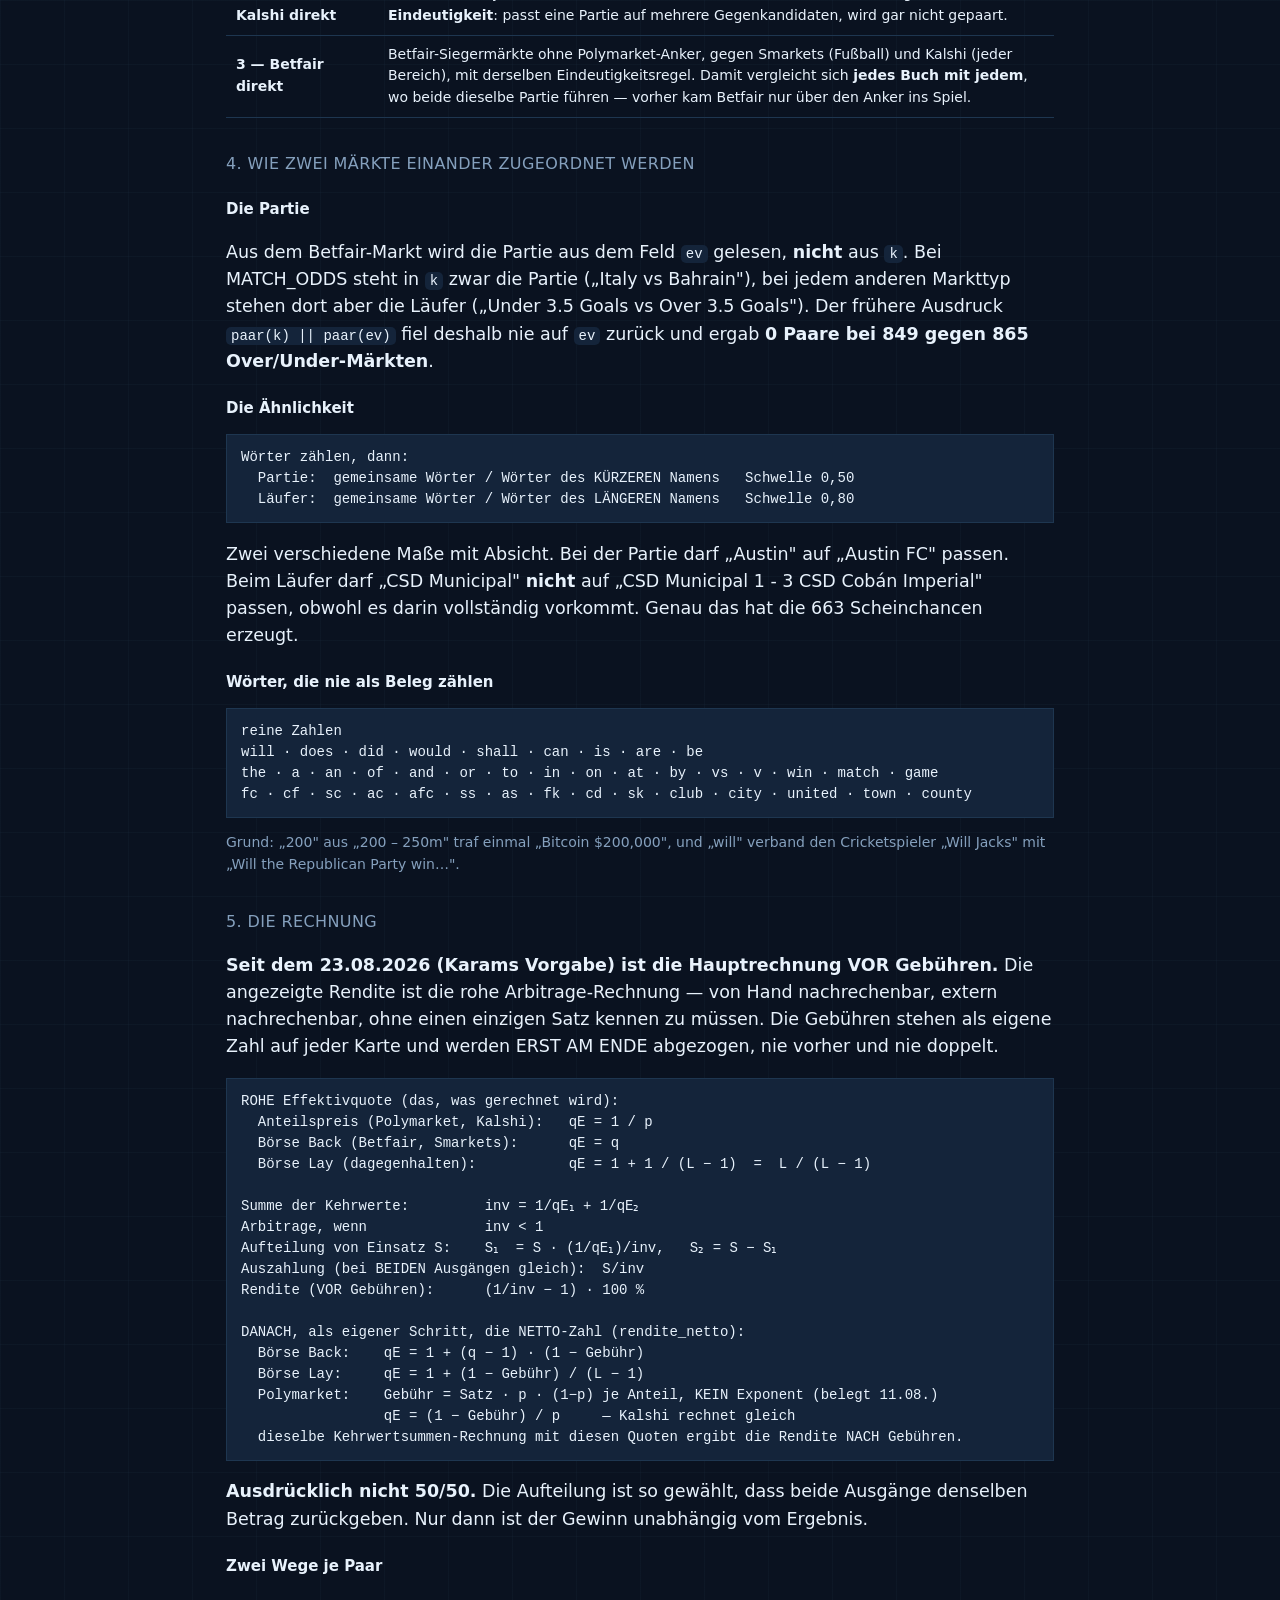
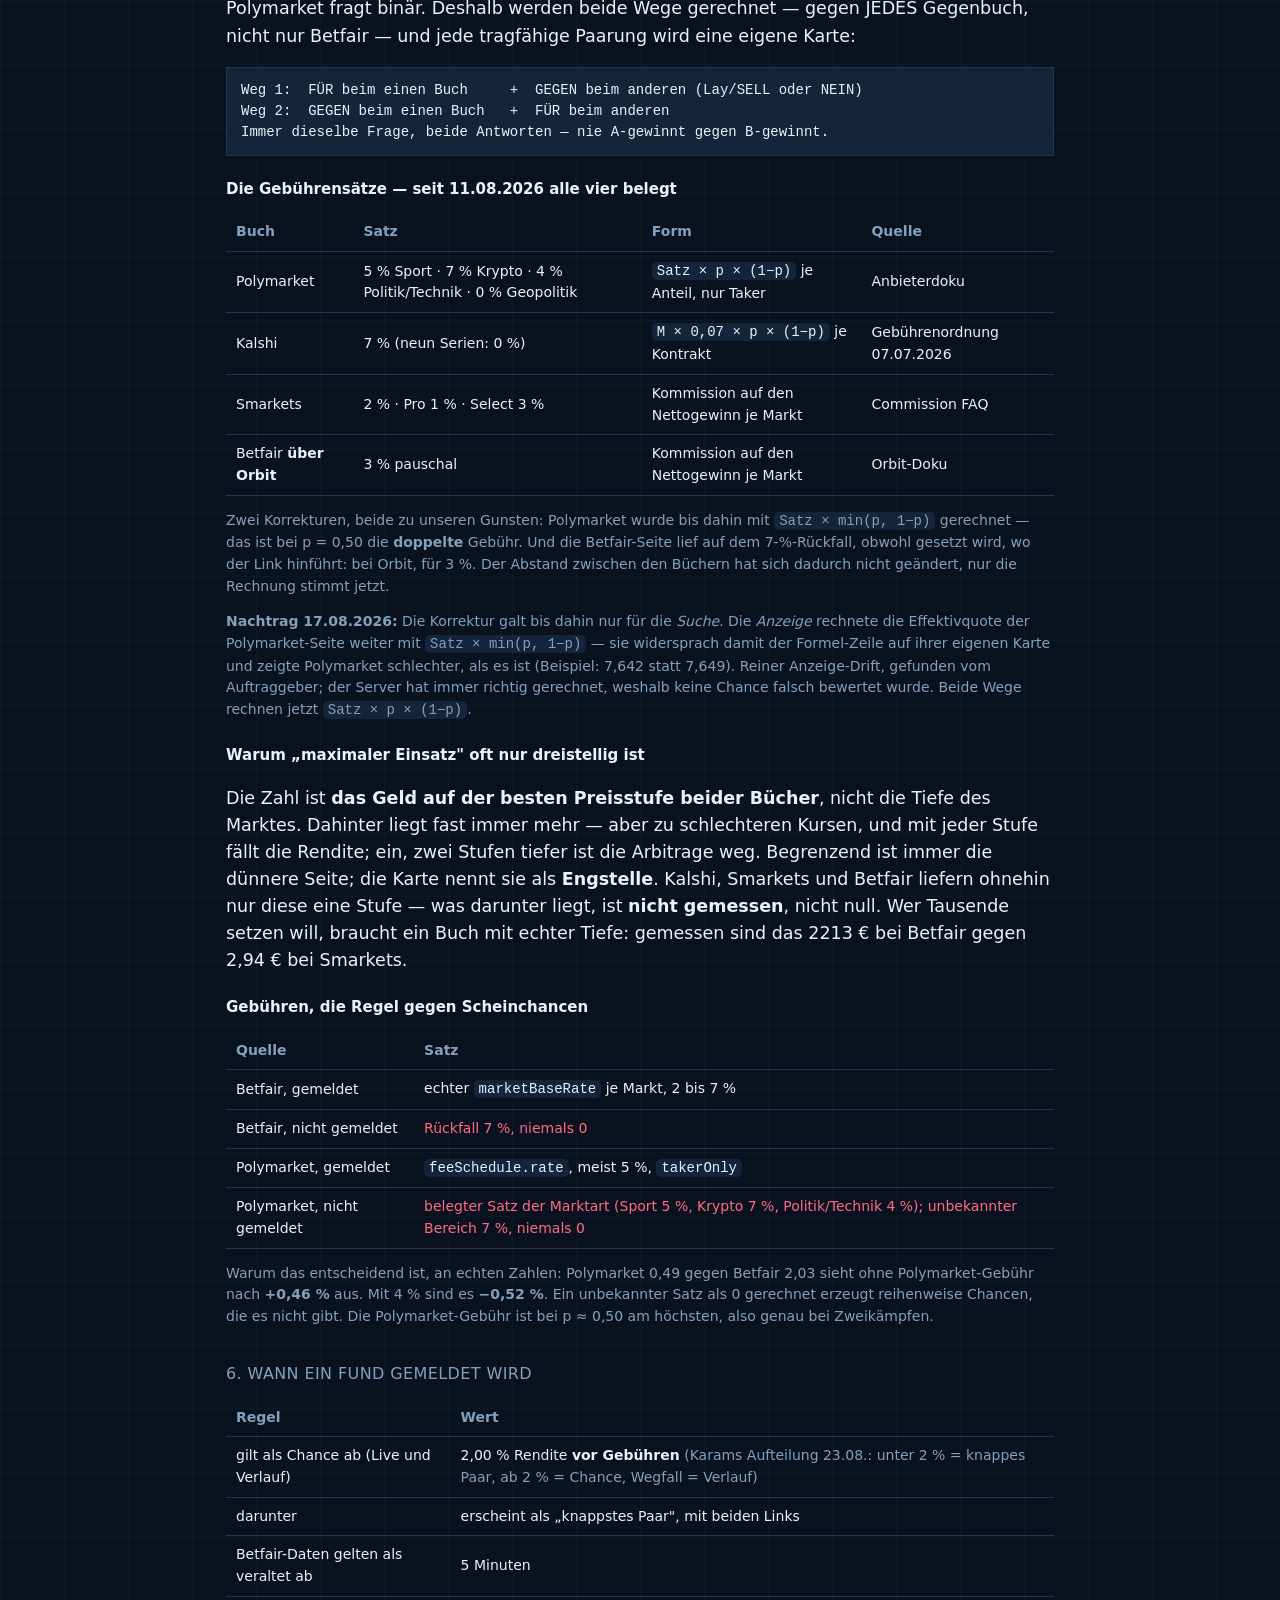
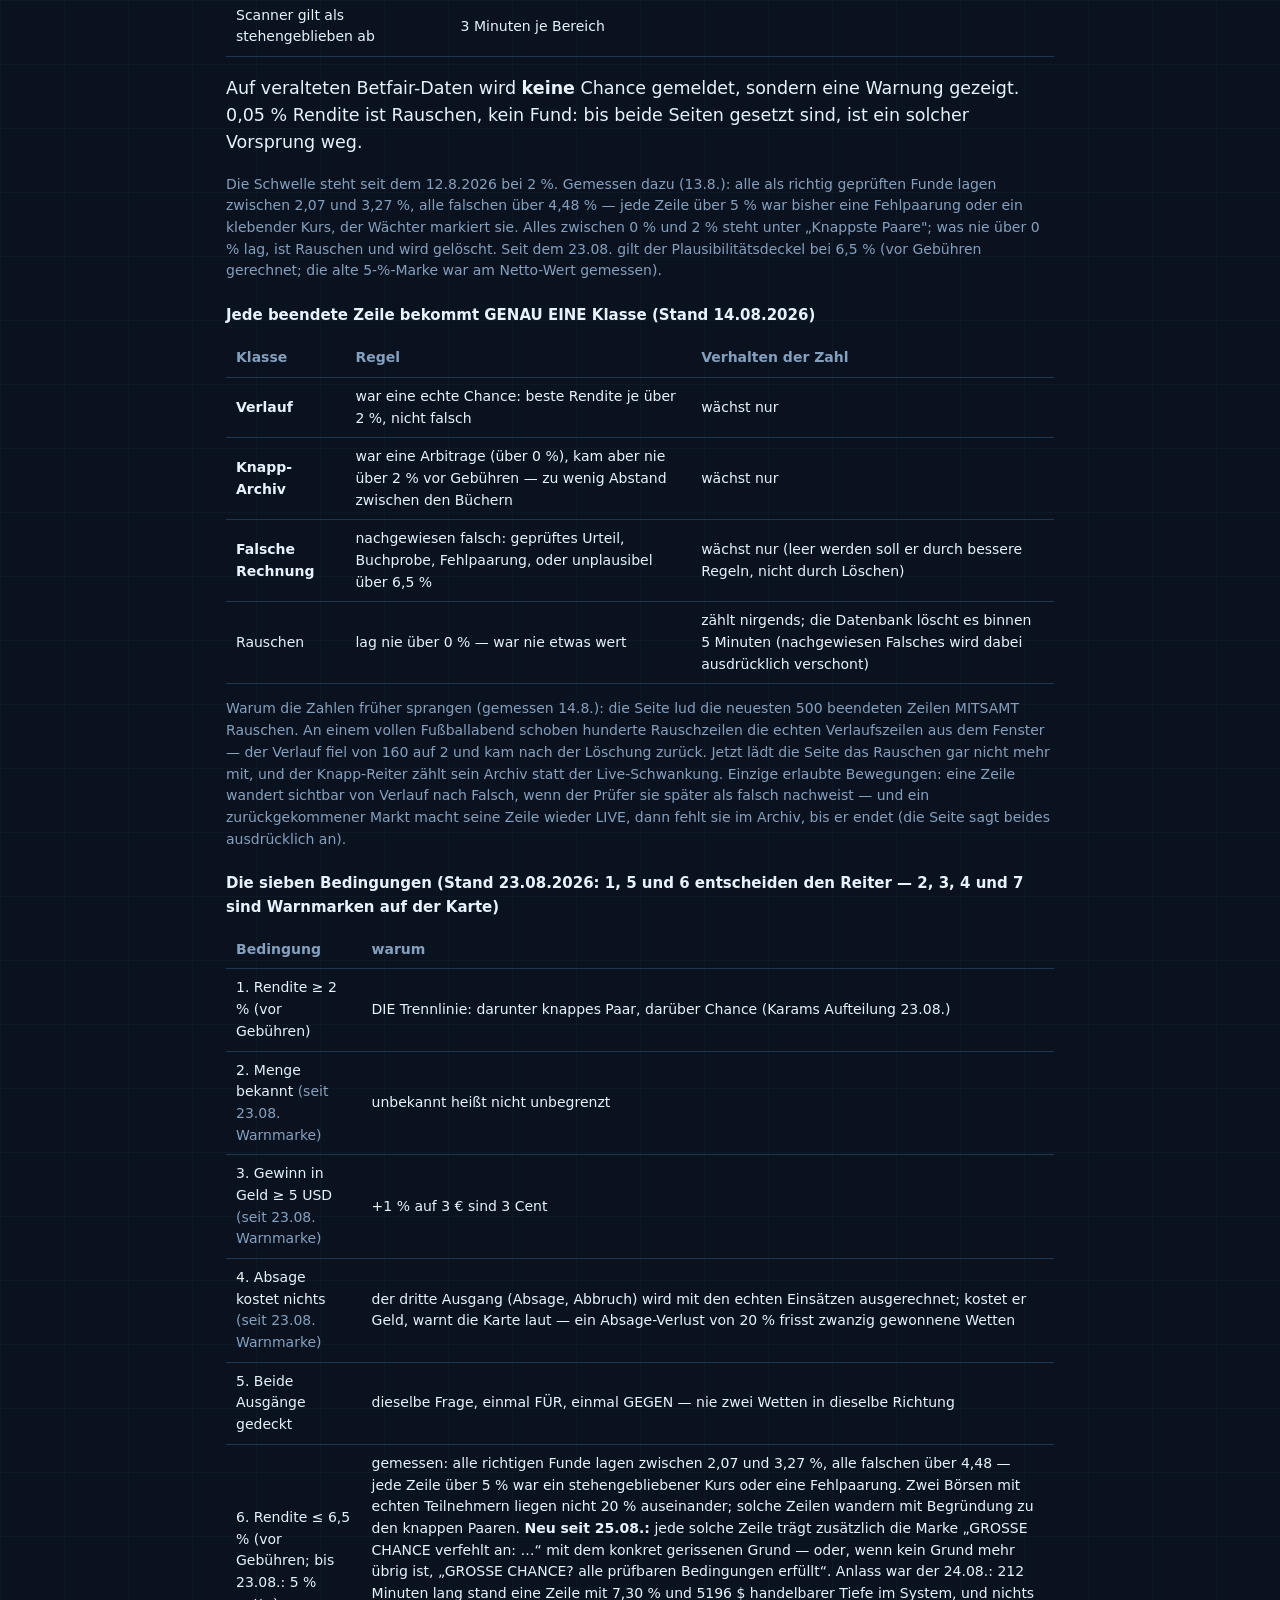
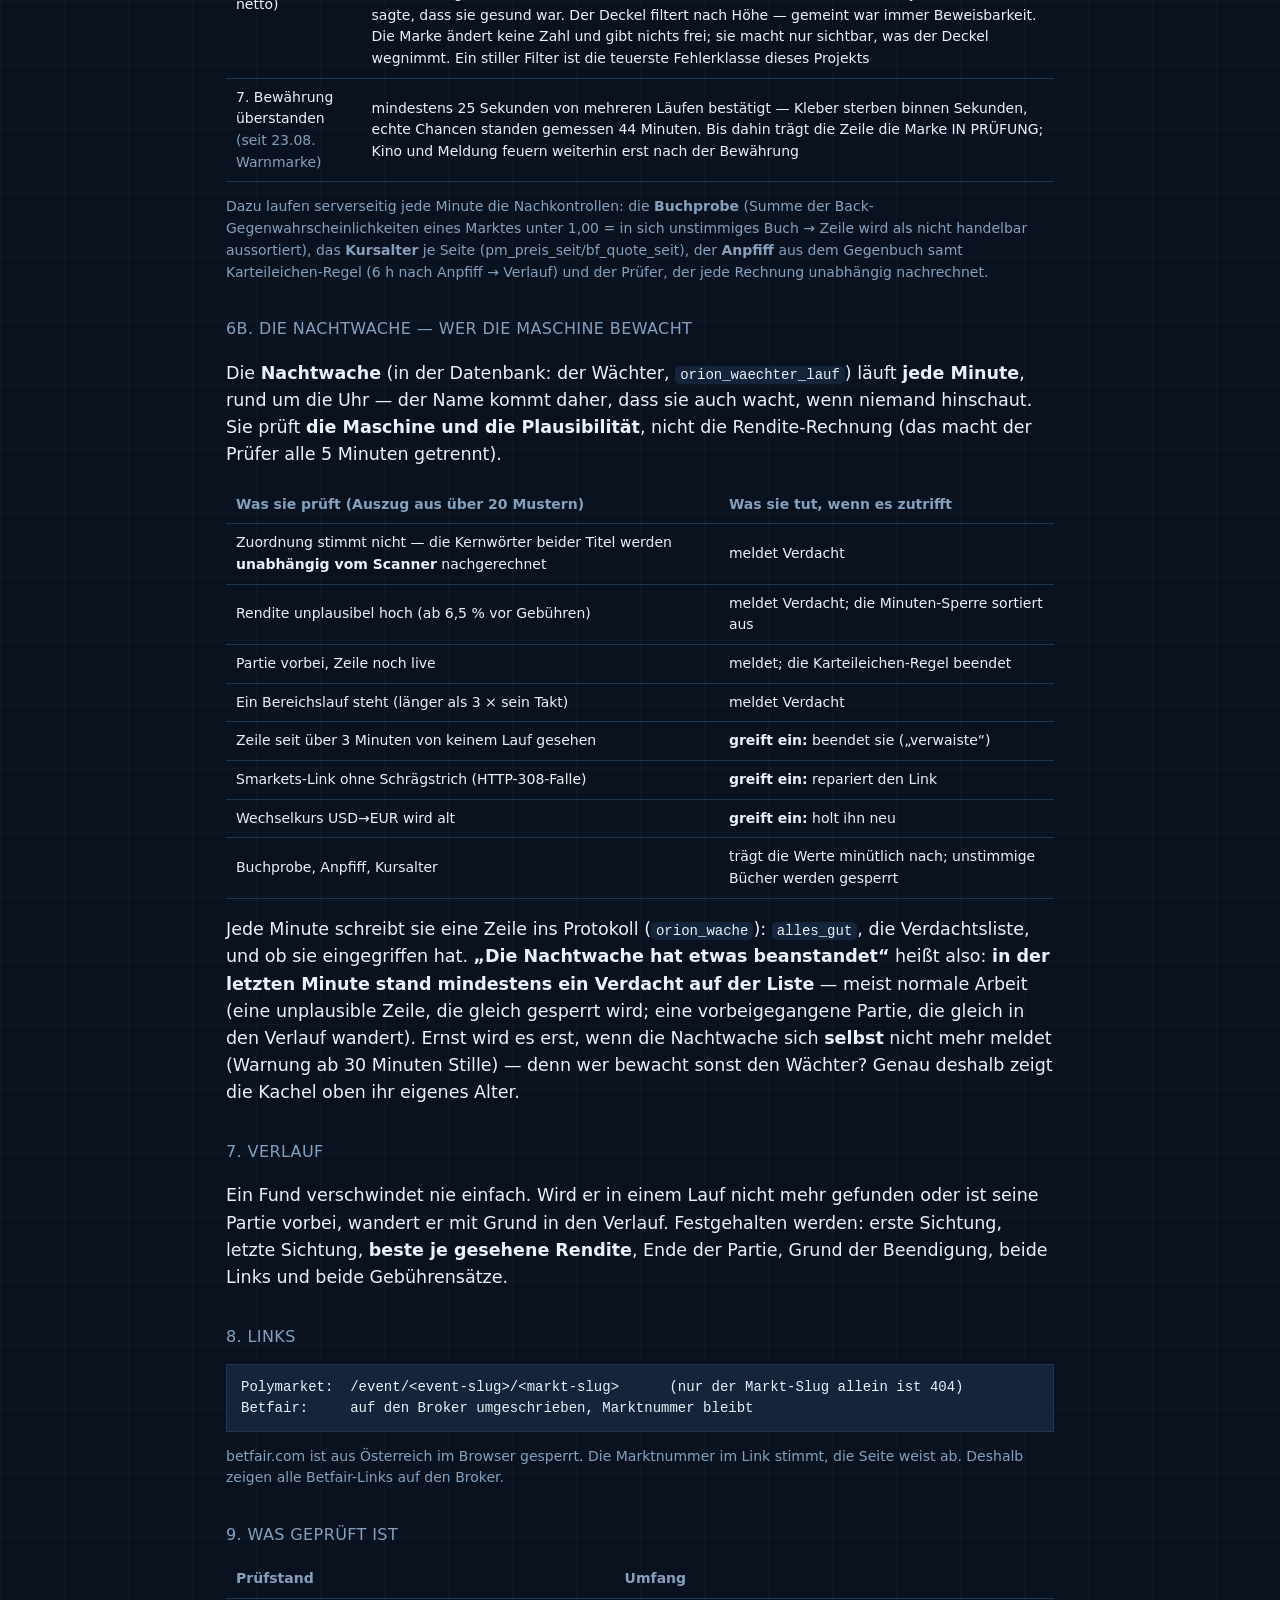
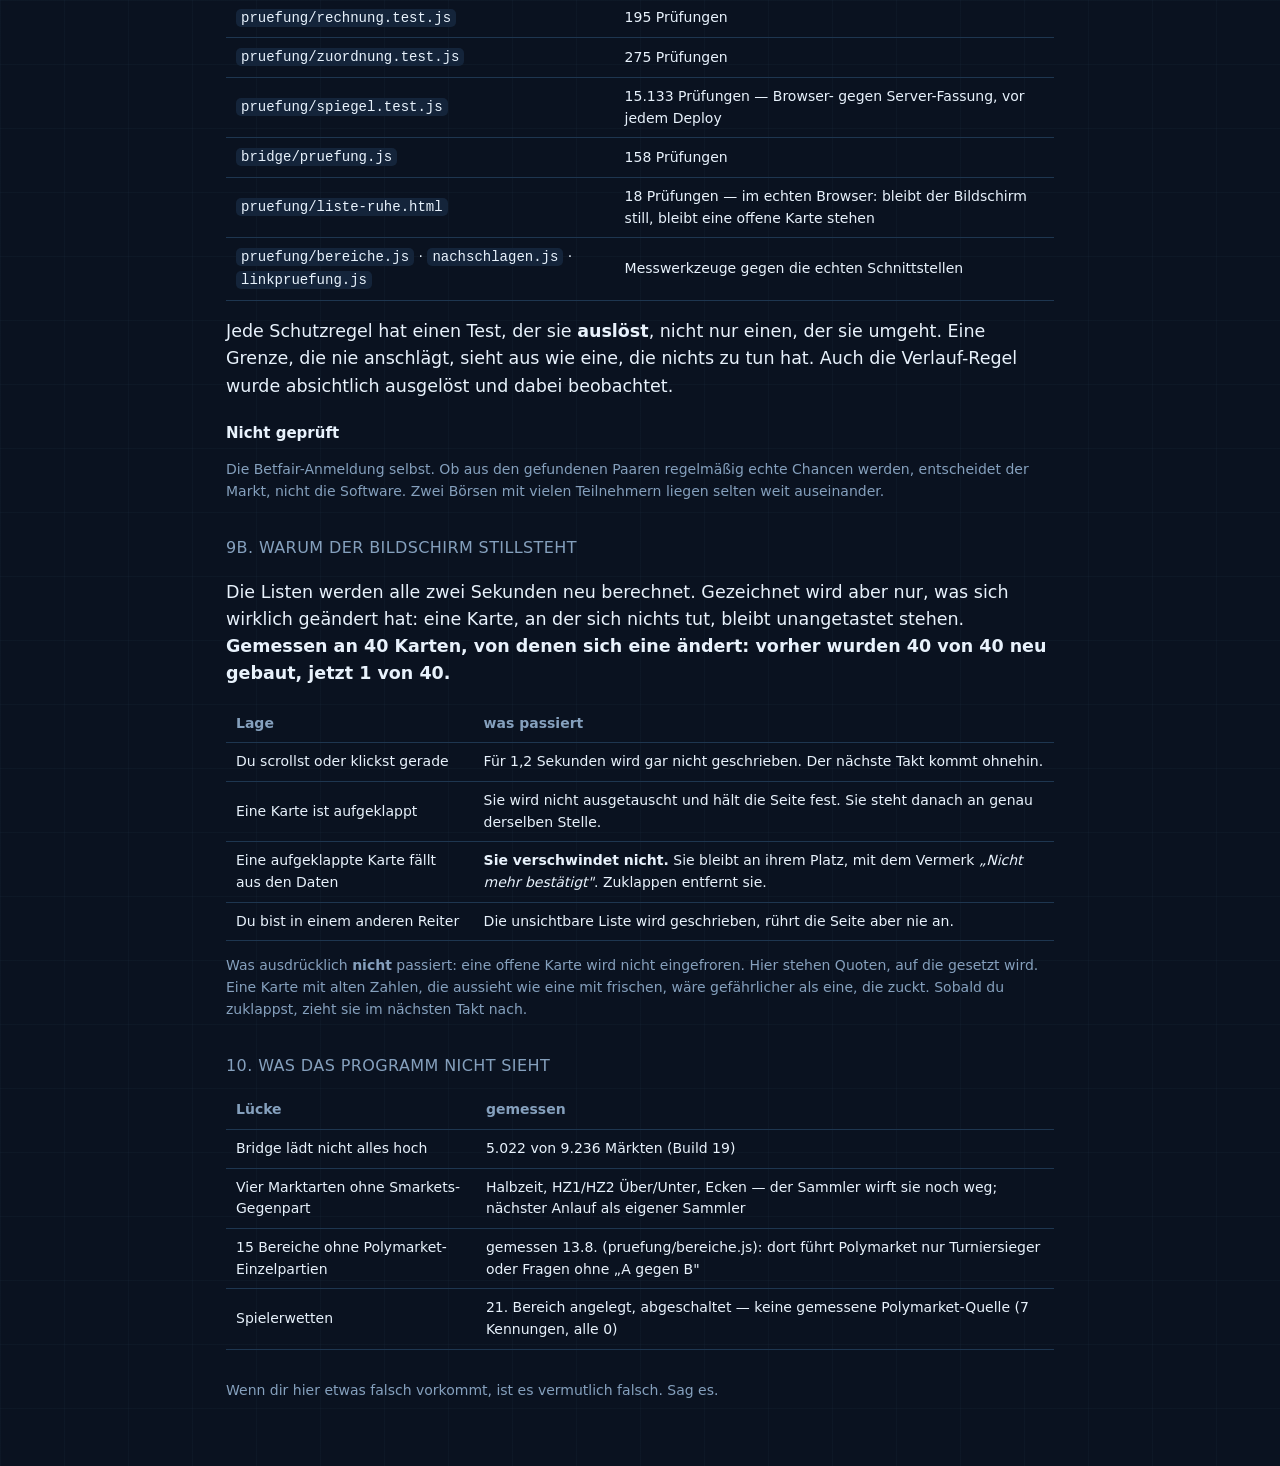
<file: logik.html>
<!doctype html>
<html lang="de">
<head>
<meta charset="utf-8">
<meta name="viewport" content="width=device-width, initial-scale=1">
<title>Orion Panel Pro — Suchlogik</title>
<meta name="robots" content="noindex, nofollow">
<link rel="icon" type="image/svg+xml" href="favicon.svg">
<link rel="stylesheet" href="schrift/schrift.css?v=83">
<link rel="stylesheet" href="css/stil.css?v=83">
<link rel="stylesheet" href="css/hud.css?v=83">
<style>
  .doku { max-width: 860px; }
  .doku h2 { margin-top: 34px; }
  .doku h3 { font-size: 15px; margin: 22px 0 6px; color: var(--text); }
  .doku pre {
    background: var(--karte-2); border: 1px solid var(--rand); border-radius: var(--rund-chip);
    padding: 12px 14px; overflow-x: auto; font-size: 14px; line-height: 1.5;
  }
  .doku table { width: 100%; border-collapse: collapse; margin: 12px 0; font-size: 14px; }
  .doku th, .doku td { text-align: left; padding: 8px 10px; border-bottom: 1px solid var(--rand); }
  .doku th { color: var(--text-leise); font-weight: 600; }
  .doku code { background: var(--karte-2); padding: 1px 5px; border-radius: 5px; font-size: 14px; }
  .ja { color: var(--gruen); } .nein { color: var(--rot); }
</style>
</head>
<body>

<div id="sperre">
  <div class="kasten">
    <h2>Orion Panel Pro</h2>
    <input id="sperrwort" type="password" placeholder="Wort" autocomplete="off">
    <button id="entsperren">Öffnen</button>
    <div class="fehler" id="sperrfehler"></div>
  </div>
</div>

<div class="huelle doku">

  <header class="kopf">
    <h1>Suchlogik</h1>
    <span class="luecke"></span>
    <button id="herunterladen">Als Datei herunterladen</button>
    <a class="knopf" href="index.html">Zurück zum Panel</a>
  </header>

  <p class="leise">
    Diese Seite beschreibt, was das Programm tut, in derselben Reihenfolge, in der es
    das tut. Sie ist dafür da, dass du es nachprüfen und mir widersprechen kannst.
    Jede Zahl darin ist gemessen, nicht geschätzt. Stand: 13. August 2026, spät.
  </p>

  <h2>1. Wo gesucht wird</h2>

  <p>Die Suche läuft <b>auf dem Server</b>, nicht in deinem Browser und nicht auf deinem PC.</p>

  <pre>pg_cron ──Fußball alle 2 min──→  orion-lauf  ──→  Tabelle orion_funde
        (andere Bereiche laut Register)              ↓
              ↑            ↑           ↑       Website liest gepuffert (Live 15 s)
     Polymarket    kalshi_snapshot  smarkets_snapshot
    (öffentlich)     (alle 2 min)     (alle 2 min)
              ↑
  bridge_odds ←── Bridge auf dem Heim-PC ←── Betfair</pre>

  <p>
    Der Scanner läuft weiter, wenn kein Browser offen ist und wenn dein Laptop aus ist.
    Die Website rechnet nichts mehr, sie liest nur ab. Deshalb kostet ein Auffrischen
    <b>rund 120 Millisekunden</b>, während ein voller Fußball-Lauf 3,5 bis 4,5 Sekunden braucht (gemessen 13.8.).
  </p>

  <h3>Der eine Teil, der auf dem PC bleiben muss</h3>
  <p>
    Betfair beantwortet Anfragen aus Rechenzentren mit <b>403</b>. Gemessen wurden neun Wege:
    <code>api.betfair.com</code> (json-rpc, rest, account), die Länderbörsen Australien und
    Spanien, <code>historicdata</code>, <code>betfair.com</code>, die normale Anmeldung und
    sogar das öffentliche <code>menu.json</code>. Alle geblockt.
    Erreichbar sind nur die Zertifikats-Anmeldung
    (<code>identitysso-cert</code>, antwortet <code>CERT_AUTH_REQUIRED</code>) und der
    Push-Strom (<code>stream-api.betfair.com</code>, antwortet mit einer
    <code>connectionId</code>). Beide brauchen weiterhin ein Betfair-Konto.
    <b>Ohne Konto gibt es keine Betfair-Kurse.</b> Das ist keine Frage der Software.
  </p>

  <h2>2. Was geholt wird</h2>

  <h3>Polymarket</h3>
  <pre>https://gamma-api.polymarket.com/events?closed=false&active=true&limit=100&offset=N&tag_slug=THEMA
Themen: die pm_tags der 21 Bereiche aus dem Register orion_bereiche</pre>
  <p>Eigenheiten, die eingebaut sind:</p>
  <ul class="leise">
    <li>Gamma deckelt <b>jede</b> Antwort bei 100 Einträgen, egal welches <code>limit</code>. Nur <code>offset</code>-Blättern liefert alles.</li>
    <li>Hinter dem letzten Eintrag kommt <b>HTTP 422</b>. Das ist das Ende, kein Fehler.</li>
    <li>Serverseitiges Sortieren und Filtern nach Enddatum arbeitet auf Event-Ebene und liefert auch abgelaufene Märkte. Deshalb wird <b>je Markt</b> selbst gefiltert.</li>
  </ul>
  <p>Ein Markt zählt nur als handelbar, wenn alles davon stimmt:
    <code>closed=false</code>, <code>active=true</code>, <code>enableOrderBook=true</code>,
    <code>acceptingOrders≠false</code>, zwei Token vorhanden, Ende zwischen jetzt und +72 Stunden.</p>

  <h3>Preise</h3>
  <pre>POST https://clob.polymarket.com/books    (250 Token je Anfrage)</pre>
  <p>
    <b>Die Asks kommen absteigend.</b> Der Kaufpreis ist deshalb das <b>Minimum</b>, nicht
    <code>asks[0]</code>. Diese Verwechslung erzeugt Fantasiepreise.
    Märkte, bei denen eine der beiden Seiten kein Angebot hat, werden verworfen.
  </p>

  <h3>Betfair</h3>
  <p>
    Kommt aus <code>bridge_odds</code>, hochgeladen von der Bridge auf dem Heim-PC.
    Der Scanner nimmt daraus nur Märkte, die innerhalb von 72 Stunden starten.
  </p>

  <h2>3. Welche Paarungen erlaubt sind</h2>

  <p><b>Nur gleiche Frage gegen gleiche Frage.</b> Das ist die wichtigste Regel im ganzen Programm.</p>

  <table>
    <tr><th>Polymarket</th><th>Betfair</th><th>Läufer</th></tr>
    <tr><td class="ja">„Will X win on 2026-08-09?"</td><td>MATCH_ODDS</td><td>X</td></tr>
    <tr><td class="ja">„… end in a draw?"</td><td>MATCH_ODDS</td><td>The Draw</td></tr>
    <tr><td class="ja">„A vs B: O/U 2.5"</td><td>OVER_UNDER_25</td><td>Over 2.5 Goals</td></tr>
    <tr><td class="ja">Tennis: „Turnier: A vs B" ohne Teilnamen (die Ausgänge sind die Spielernamen)</td><td>MATCH_ODDS</td><td>erster Ausgang</td></tr>
  </table>

  <p>Ausdrücklich <b>nicht</b> erlaubt, jedes davon kam wirklich vor:</p>
  <table>
    <tr><th>abgewiesen</th><th>warum</th></tr>
    <tr><td class="nein">Exact Score „CSD Municipal 1 - 3 Cobán"</td><td>andere Frage als „wer gewinnt"</td></tr>
    <tr><td class="nein">„CF América O/U 1.5"</td><td>Torkonto <b>einer</b> Mannschaft, nicht des Spiels</td></tr>
    <tr><td class="nein">Spread, Halbzeit, 1st 5 Innings, Torschütze, Extra Innings</td><td>andere Frage</td></tr>
    <tr><td class="nein">Tennis: „Completed Match", Satzsieger, Satz-Handicap, Sätze/Games Über-Unter</td><td>andere Frage — und Betfair führt bei Tennis ohnehin nur MATCH_ODDS (gemessen 19.8.: 46 von 46)</td></tr>
  </table>

  <p class="leise">
    <b>Tennis seit dem 19.&nbsp;August 2026:</b> Der Matchsieger heißt bei Polymarket
    „Cincinnati Open: Iga Swiatek vs Diane Parry" — Turnier, Doppelpunkt, Partie,
    kein Teilname. Erkannt wird er <b>nur im Bereich Tennis</b>: Tennis kennt kein
    Unentschieden, deshalb decken die zwei Ausgänge alles ab; im Fußball wäre dieselbe
    Titelform falsch, weil der Draw keine der beiden Seiten deckt. Für die
    Namensprüfung wird das Turnier vor dem Doppelpunkt abgeschnitten — es
    verwässert die Namen und trägt Wörter wie „Women", die sonst als
    Mannschaftskennung gälten, obwohl beide Bücher dieselbe Frauen-Partie meinen.
    <b>Restrisiko, bewusst offen:</b> gibt ein Spieler <i>nach Matchbeginn</i> auf,
    wertet Polymarket den Weiterkommer als Sieger (steht so in jeder Marktregel),
    während Betfair Match-Odds-Wetten bei nicht zu Ende gespieltem Match für
    ungültig erklärt — in diesem Fall zerfällt die Absicherung, eine Seite gewinnt
    oder verliert allein. Bei Rückzug <i>vor</i> Matchbeginn (Walkover) löst
    Polymarket 50-50 auf, Betfair storniert.
  </p>

  <p class="leise">
    Ohne diese Regel meldete das Programm im ersten echten Lauf <b>663 Chancen mit bis zu
    184 % Rendite</b>. Alle falsch. Mit der Regel sind es auf denselben Daten null.
  </p>

  <h3>Nur gleicher Bereich gegen gleichen Bereich — je Bereich ein eigener Scanner</h3>
  <p>
    Seit dem 11.&nbsp;August 2026 gibt es <b>kein „alle Bereiche" mehr in der Suche</b>:
    jeder Bereich (Fußball, Tennis, League&nbsp;of&nbsp;Legends, …) hat seinen
    <b>eigenen Scanner</b> mit eigenem Takt, der ausschließlich die Märkte seines
    Themas lädt und paart. Anlass war eine Fehlpaarung, die mit 5,34&nbsp;% live stand:
    ein Fußballspiel von Eintracht Frankfurt wurde gegen ein
    League-of-Legends-Match <i>derselben</i> Mannschaft gehalten. Die Namensprüfung
    kann das nicht fangen — die Namen sind wirklich gleich, nur der Sport nicht.
  </p>
  <p>
    Der Bereich kommt bei Polymarket aus dem Tag, bei Kalshi aus dem Serien-Ticker
    (<code>KXLOLGAME</code> → League of Legends), bei Betfair ab Bridge-Build&nbsp;19
    aus der <code>eventTypeId</code>, und Smarkets führt ausschließlich Fußball.
    <b>Unbekannter Bereich heißt: wird nicht gepaart</b> — dieselbe Regel wie bei der
    unbekannten Menge. Die Anzeige darf weiterhin alle Bereiche mischen
    („Alle Bereiche" im Filter): gemischt wird nur das Anschauen, nie die Suche.
  </p>

  <h3>Drei Durchgänge je Lauf (seit 13.08.2026)</h3>
  <table>
    <tr><th>Durchgang</th><th>was er vergleicht</th></tr>
    <tr><td><b>1 — Anker Polymarket</b></td><td>Für jeden Polymarket-Markt ein Gegenstück bei
      Smarkets, Kalshi und Betfair. Zwei Belege: Partie und Läufer.</td></tr>
    <tr><td><b>2 — Smarkets ↔ Kalshi direkt</b></td><td>Partien, die Polymarket nicht führt.
      Ersatz für den fehlenden zweiten Beleg ist die <b>Eindeutigkeit</b>: passt eine Partie
      auf mehrere Gegenkandidaten, wird gar nicht gepaart.</td></tr>
    <tr><td><b>3 — Betfair direkt</b></td><td>Betfair-Siegermärkte ohne Polymarket-Anker,
      gegen Smarkets (Fußball) und Kalshi (jeder Bereich), mit derselben Eindeutigkeitsregel.
      Damit vergleicht sich <b>jedes Buch mit jedem</b>, wo beide dieselbe Partie führen —
      vorher kam Betfair nur über den Anker ins Spiel.</td></tr>
  </table>

  <h2>4. Wie zwei Märkte einander zugeordnet werden</h2>

  <h3>Die Partie</h3>
  <p>
    Aus dem Betfair-Markt wird die Partie aus dem Feld <code>ev</code> gelesen,
    <b>nicht</b> aus <code>k</code>. Bei MATCH_ODDS steht in <code>k</code> zwar die Partie
    („Italy vs Bahrain"), bei jedem anderen Markttyp stehen dort aber die Läufer
    („Under 3.5 Goals vs Over 3.5 Goals"). Der frühere Ausdruck
    <code>paar(k) || paar(ev)</code> fiel deshalb nie auf <code>ev</code> zurück und
    ergab <b>0 Paare bei 849 gegen 865 Over/Under-Märkten</b>.
  </p>

  <h3>Die Ähnlichkeit</h3>
  <pre>Wörter zählen, dann:
  Partie:  gemeinsame Wörter / Wörter des KÜRZEREN Namens   Schwelle 0,50
  Läufer:  gemeinsame Wörter / Wörter des LÄNGEREN Namens   Schwelle 0,80</pre>
  <p>
    Zwei verschiedene Maße mit Absicht. Bei der Partie darf „Austin" auf „Austin FC"
    passen. Beim Läufer darf „CSD Municipal" <b>nicht</b> auf
    „CSD Municipal 1 - 3 CSD Cobán Imperial" passen, obwohl es darin vollständig
    vorkommt. Genau das hat die 663 Scheinchancen erzeugt.
  </p>

  <h3>Wörter, die nie als Beleg zählen</h3>
  <pre>reine Zahlen
will · does · did · would · shall · can · is · are · be
the · a · an · of · and · or · to · in · on · at · by · vs · v · win · match · game
fc · cf · sc · ac · afc · ss · as · fk · cd · sk · club · city · united · town · county</pre>
  <p class="leise">
    Grund: „200" aus „200 – 250m" traf einmal „Bitcoin $200,000", und „will" verband
    den Cricketspieler „Will Jacks" mit „Will the Republican Party win…".
  </p>

  <h2>5. Die Rechnung</h2>

  <p><b>Seit dem 23.08.2026 (Karams Vorgabe) ist die Hauptrechnung VOR Gebühren.</b>
    Die angezeigte Rendite ist die rohe Arbitrage-Rechnung — von Hand nachrechenbar,
    extern nachrechenbar, ohne einen einzigen Satz kennen zu müssen. Die Gebühren
    stehen als eigene Zahl auf jeder Karte und werden ERST AM ENDE abgezogen, nie vorher
    und nie doppelt.</p>

  <pre>ROHE Effektivquote (das, was gerechnet wird):
  Anteilspreis (Polymarket, Kalshi):   qE = 1 / p
  Börse Back (Betfair, Smarkets):      qE = q
  Börse Lay (dagegenhalten):           qE = 1 + 1 / (L − 1)  =  L / (L − 1)

Summe der Kehrwerte:         inv = 1/qE₁ + 1/qE₂
Arbitrage, wenn              inv &lt; 1
Aufteilung von Einsatz S:    S₁  = S · (1/qE₁)/inv,   S₂ = S − S₁
Auszahlung (bei BEIDEN Ausgängen gleich):  S/inv
Rendite (VOR Gebühren):      (1/inv − 1) · 100 %

DANACH, als eigener Schritt, die NETTO-Zahl (rendite_netto):
  Börse Back:    qE = 1 + (q − 1) · (1 − Gebühr)
  Börse Lay:     qE = 1 + (1 − Gebühr) / (L − 1)
  Polymarket:    Gebühr = Satz · p · (1−p) je Anteil, KEIN Exponent (belegt 11.08.)
                 qE = (1 − Gebühr) / p     — Kalshi rechnet gleich
  dieselbe Kehrwertsummen-Rechnung mit diesen Quoten ergibt die Rendite NACH Gebühren.</pre>

  <p>
    <b>Ausdrücklich nicht 50/50.</b> Die Aufteilung ist so gewählt, dass beide Ausgänge
    denselben Betrag zurückgeben. Nur dann ist der Gewinn unabhängig vom Ergebnis.
  </p>

  <h3>Zwei Wege je Paar</h3>
  <p>
    Polymarket fragt binär. Deshalb werden beide Wege gerechnet — gegen JEDES Gegenbuch, nicht nur Betfair — und jede tragfähige Paarung wird eine eigene Karte:
  </p>
  <pre>Weg 1:  FÜR beim einen Buch     +  GEGEN beim anderen (Lay/SELL oder NEIN)
Weg 2:  GEGEN beim einen Buch   +  FÜR beim anderen
Immer dieselbe Frage, beide Antworten — nie A-gewinnt gegen B-gewinnt.</pre>

  <h3>Die Gebührensätze — seit 11.08.2026 alle vier belegt</h3>
  <table>
    <tr><th>Buch</th><th>Satz</th><th>Form</th><th>Quelle</th></tr>
    <tr><td>Polymarket</td><td>5 % Sport · 7 % Krypto · 4 % Politik/Technik · 0 % Geopolitik</td>
        <td><code>Satz × p × (1−p)</code> je Anteil, nur Taker</td><td>Anbieterdoku</td></tr>
    <tr><td>Kalshi</td><td>7 % (neun Serien: 0 %)</td>
        <td><code>M × 0,07 × p × (1−p)</code> je Kontrakt</td><td>Gebührenordnung 07.07.2026</td></tr>
    <tr><td>Smarkets</td><td>2 % · Pro 1 % · Select 3 %</td>
        <td>Kommission auf den Nettogewinn je Markt</td><td>Commission FAQ</td></tr>
    <tr><td>Betfair <b>über Orbit</b></td><td>3 % pauschal</td>
        <td>Kommission auf den Nettogewinn je Markt</td><td>Orbit-Doku</td></tr>
  </table>
  <p class="leise">
    Zwei Korrekturen, beide zu unseren Gunsten: Polymarket wurde bis dahin mit
    <code>Satz × min(p, 1−p)</code> gerechnet — das ist bei p = 0,50 die <b>doppelte</b>
    Gebühr. Und die Betfair-Seite lief auf dem 7-%-Rückfall, obwohl gesetzt wird, wo der
    Link hinführt: bei Orbit, für 3 %. Der Abstand zwischen den Büchern hat sich dadurch
    nicht geändert, nur die Rechnung stimmt jetzt.
  </p>
  <p class="leise">
    <b>Nachtrag 17.08.2026:</b> Die Korrektur galt bis dahin nur für die <i>Suche</i>. Die
    <i>Anzeige</i> rechnete die Effektivquote der Polymarket-Seite weiter mit
    <code>Satz × min(p, 1−p)</code> — sie widersprach damit der Formel-Zeile auf ihrer
    eigenen Karte und zeigte Polymarket schlechter, als es ist (Beispiel: 7,642 statt
    7,649). Reiner Anzeige-Drift, gefunden vom Auftraggeber; der Server hat immer richtig
    gerechnet, weshalb keine Chance falsch bewertet wurde. Beide Wege rechnen jetzt
    <code>Satz × p × (1−p)</code>.
  </p>

  <h3>Warum „maximaler Einsatz" oft nur dreistellig ist</h3>
  <p>
    Die Zahl ist <b>das Geld auf der besten Preisstufe beider Bücher</b>, nicht die Tiefe
    des Marktes. Dahinter liegt fast immer mehr — aber zu schlechteren Kursen, und mit
    jeder Stufe fällt die Rendite; ein, zwei Stufen tiefer ist die Arbitrage weg.
    Begrenzend ist immer die dünnere Seite; die Karte nennt sie als <b>Engstelle</b>.
    Kalshi, Smarkets und Betfair liefern ohnehin nur diese eine Stufe — was darunter
    liegt, ist <b>nicht gemessen</b>, nicht null. Wer Tausende setzen will, braucht ein
    Buch mit echter Tiefe: gemessen sind das 2213 € bei Betfair gegen 2,94 € bei Smarkets.
  </p>

  <h3>Gebühren, die Regel gegen Scheinchancen</h3>
  <table>
    <tr><th>Quelle</th><th>Satz</th></tr>
    <tr><td>Betfair, gemeldet</td><td>echter <code>marketBaseRate</code> je Markt, 2 bis 7 %</td></tr>
    <tr><td>Betfair, nicht gemeldet</td><td class="nein">Rückfall 7 %, niemals 0</td></tr>
    <tr><td>Polymarket, gemeldet</td><td><code>feeSchedule.rate</code>, meist 5 %, <code>takerOnly</code></td></tr>
    <tr><td>Polymarket, nicht gemeldet</td><td class="nein">belegter Satz der Marktart (Sport 5 %, Krypto 7 %, Politik/Technik 4 %); unbekannter Bereich 7 %, niemals 0</td></tr>
  </table>
  <p class="leise">
    Warum das entscheidend ist, an echten Zahlen: Polymarket 0,49 gegen Betfair 2,03
    sieht ohne Polymarket-Gebühr nach <b>+0,46 %</b> aus. Mit 4 % sind es <b>−0,52 %</b>.
    Ein unbekannter Satz als 0 gerechnet erzeugt reihenweise Chancen, die es nicht gibt.
    Die Polymarket-Gebühr ist bei p ≈ 0,50 am höchsten, also genau bei Zweikämpfen.
  </p>

  <h2>6. Wann ein Fund gemeldet wird</h2>
  <table>
    <tr><th>Regel</th><th>Wert</th></tr>
    <tr><td>gilt als Chance ab (Live und Verlauf)</td><td>2,00 % Rendite <b>vor Gebühren</b> <span class="leise">(Karams Aufteilung 23.08.: unter 2 % = knappes Paar, ab 2 % = Chance, Wegfall = Verlauf)</span></td></tr>
    <tr><td>darunter</td><td>erscheint als „knappstes Paar", mit beiden Links</td></tr>
    <tr><td>Betfair-Daten gelten als veraltet ab</td><td>5 Minuten</td></tr>
    <tr><td>Scanner gilt als stehengeblieben ab</td><td>3 Minuten je Bereich</td></tr>
  </table>
  <p>
    Auf veralteten Betfair-Daten wird <b>keine</b> Chance gemeldet, sondern eine Warnung
    gezeigt. 0,05 % Rendite ist Rauschen, kein Fund: bis beide Seiten gesetzt sind, ist
    ein solcher Vorsprung weg.
  </p>
  <p class="leise">
    Die Schwelle steht seit dem 12.8.2026 bei 2 %. Gemessen dazu (13.8.): alle als richtig geprüften Funde lagen zwischen 2,07 und 3,27 %, alle falschen über 4,48 % — jede Zeile über 5 % war bisher eine Fehlpaarung oder ein klebender Kurs, der Wächter markiert sie. Alles zwischen 0 % und 2 % steht unter „Knappste Paare"; was nie über 0 % lag, ist Rauschen und wird gelöscht. Seit dem 23.08. gilt der Plausibilitätsdeckel bei 6,5 % (vor Gebühren gerechnet; die alte 5-%-Marke war am Netto-Wert gemessen).
  </p>

  <h3>Jede beendete Zeile bekommt GENAU EINE Klasse (Stand 14.08.2026)</h3>
  <table>
    <tr><th>Klasse</th><th>Regel</th><th>Verhalten der Zahl</th></tr>
    <tr><td><b>Verlauf</b></td><td>war eine echte Chance: beste Rendite je über 2 %, nicht falsch</td><td>wächst nur</td></tr>
    <tr><td><b>Knapp-Archiv</b></td><td>war eine Arbitrage (über 0 %), kam aber nie über 2 % vor Gebühren — zu wenig Abstand zwischen den Büchern</td><td>wächst nur</td></tr>
    <tr><td><b>Falsche Rechnung</b></td><td>nachgewiesen falsch: geprüftes Urteil, Buchprobe, Fehlpaarung, oder unplausibel über 6,5 %</td><td>wächst nur (leer werden soll er durch bessere Regeln, nicht durch Löschen)</td></tr>
    <tr><td>Rauschen</td><td>lag nie über 0 % — war nie etwas wert</td><td>zählt nirgends; die Datenbank löscht es binnen 5 Minuten (nachgewiesen Falsches wird dabei ausdrücklich verschont)</td></tr>
  </table>
  <p class="leise">
    Warum die Zahlen früher sprangen (gemessen 14.8.): die Seite lud die neuesten 500 beendeten
    Zeilen MITSAMT Rauschen. An einem vollen Fußballabend schoben hunderte Rauschzeilen die
    echten Verlaufszeilen aus dem Fenster — der Verlauf fiel von 160 auf 2 und kam nach der
    Löschung zurück. Jetzt lädt die Seite das Rauschen gar nicht mehr mit, und der Knapp-Reiter
    zählt sein Archiv statt der Live-Schwankung. Einzige erlaubte Bewegungen: eine Zeile wandert
    sichtbar von Verlauf nach Falsch, wenn der Prüfer sie später als falsch nachweist — und ein
    zurückgekommener Markt macht seine Zeile wieder LIVE, dann fehlt sie im Archiv, bis er endet
    (die Seite sagt beides ausdrücklich an).
  </p>

  <h3>Die sieben Bedingungen (Stand 23.08.2026: 1, 5 und 6 entscheiden den Reiter — 2, 3, 4 und 7 sind Warnmarken auf der Karte)</h3>
  <table>
    <tr><th>Bedingung</th><th>warum</th></tr>
    <tr><td>1. Rendite ≥ 2 % (vor Gebühren)</td><td>DIE Trennlinie: darunter knappes Paar, darüber Chance (Karams Aufteilung 23.08.)</td></tr>
    <tr><td>2. Menge bekannt <span class="leise">(seit 23.08. Warnmarke)</span></td><td>unbekannt heißt nicht unbegrenzt</td></tr>
    <tr><td>3. Gewinn in Geld ≥ 5 USD <span class="leise">(seit 23.08. Warnmarke)</span></td><td>+1 % auf 3 € sind 3 Cent</td></tr>
    <tr><td>4. Absage kostet nichts <span class="leise">(seit 23.08. Warnmarke)</span></td><td>der dritte Ausgang (Absage, Abbruch) wird mit den
      echten Einsätzen ausgerechnet; kostet er Geld, warnt die Karte laut — ein Absage-Verlust
      von 20 % frisst zwanzig gewonnene Wetten</td></tr>
    <tr><td>5. Beide Ausgänge gedeckt</td><td>dieselbe Frage, einmal FÜR, einmal GEGEN —
      nie zwei Wetten in dieselbe Richtung</td></tr>
    <tr><td>6. Rendite ≤ 6,5 % (vor Gebühren; bis 23.08.: 5 % netto)</td><td>gemessen: alle richtigen Funde lagen zwischen 2,07 und
      3,27 %, alle falschen über 4,48 — jede Zeile über 5 % war ein stehengebliebener Kurs
      oder eine Fehlpaarung. Zwei Börsen mit echten Teilnehmern liegen nicht 20 % auseinander;
      solche Zeilen wandern mit Begründung zu den knappen Paaren.
      <b>Neu seit 25.08.:</b> jede solche Zeile trägt zusätzlich die Marke
      „GROSSE CHANCE verfehlt an: …“ mit dem konkret gerissenen Grund — oder,
      wenn kein Grund mehr übrig ist, „GROSSE CHANCE? alle prüfbaren Bedingungen
      erfüllt“. Anlass war der 24.08.: 212 Minuten lang stand eine Zeile mit
      7,30 % und 5196 $ handelbarer Tiefe im System, und nichts sagte, dass sie
      gesund war. Der Deckel filtert nach Höhe — gemeint war immer
      Beweisbarkeit. Die Marke ändert keine Zahl und gibt nichts frei; sie macht
      nur sichtbar, was der Deckel wegnimmt. Ein stiller Filter ist die
      teuerste Fehlerklasse dieses Projekts</td></tr>
    <tr><td>7. Bewährung überstanden <span class="leise">(seit 23.08. Warnmarke)</span></td><td>mindestens 25 Sekunden von mehreren Läufen bestätigt — Kleber sterben binnen Sekunden, echte Chancen standen gemessen 44 Minuten. Bis dahin trägt die Zeile die Marke IN PRÜFUNG; Kino und Meldung feuern weiterhin erst nach der Bewährung</td></tr>
  </table>
  <p class="leise">
    Dazu laufen serverseitig jede Minute die Nachkontrollen: die <b>Buchprobe</b>
    (Summe der Back-Gegenwahrscheinlichkeiten eines Marktes unter 1,00 = in sich
    unstimmiges Buch → Zeile wird als nicht handelbar aussortiert), das
    <b>Kursalter</b> je Seite (pm_preis_seit/bf_quote_seit), der <b>Anpfiff</b> aus dem
    Gegenbuch samt Karteileichen-Regel (6 h nach Anpfiff → Verlauf) und der Prüfer,
    der jede Rechnung unabhängig nachrechnet.
  </p>

  <h2>6b. Die Nachtwache — wer die Maschine bewacht</h2>

  <p>
    Die <b>Nachtwache</b> (in der Datenbank: der Wächter,
    <code>orion_waechter_lauf</code>) läuft <b>jede Minute</b>, rund um die
    Uhr — der Name kommt daher, dass sie auch wacht, wenn niemand hinschaut.
    Sie prüft <b>die Maschine und die Plausibilität</b>, nicht die
    Rendite-Rechnung (das macht der Prüfer alle 5 Minuten getrennt).
  </p>

  <table>
    <tr><th>Was sie prüft (Auszug aus über 20 Mustern)</th><th>Was sie tut, wenn es zutrifft</th></tr>
    <tr><td>Zuordnung stimmt nicht — die Kernwörter beider Titel werden
      <b>unabhängig vom Scanner</b> nachgerechnet</td><td>meldet Verdacht</td></tr>
    <tr><td>Rendite unplausibel hoch (ab 6,5&nbsp;% vor Gebühren)</td><td>meldet Verdacht; die Minuten-Sperre sortiert aus</td></tr>
    <tr><td>Partie vorbei, Zeile noch live</td><td>meldet; die Karteileichen-Regel beendet</td></tr>
    <tr><td>Ein Bereichslauf steht (länger als 3&nbsp;×&nbsp;sein Takt)</td><td>meldet Verdacht</td></tr>
    <tr><td>Zeile seit über 3 Minuten von keinem Lauf gesehen</td><td><b>greift ein:</b> beendet sie (&bdquo;verwaiste&ldquo;)</td></tr>
    <tr><td>Smarkets-Link ohne Schrägstrich (HTTP-308-Falle)</td><td><b>greift ein:</b> repariert den Link</td></tr>
    <tr><td>Wechselkurs USD&rarr;EUR wird alt</td><td><b>greift ein:</b> holt ihn neu</td></tr>
    <tr><td>Buchprobe, Anpfiff, Kursalter</td><td>trägt die Werte minütlich nach; unstimmige Bücher werden gesperrt</td></tr>
  </table>

  <p>
    Jede Minute schreibt sie eine Zeile ins Protokoll (<code>orion_wache</code>):
    <code>alles_gut</code>, die Verdachtsliste, und ob sie eingegriffen hat.
    <b>&bdquo;Die Nachtwache hat etwas beanstandet&ldquo;</b> heißt also: <b>in der
    letzten Minute stand mindestens ein Verdacht auf der Liste</b> — meist
    normale Arbeit (eine unplausible Zeile, die gleich gesperrt wird; eine
    vorbeigegangene Partie, die gleich in den Verlauf wandert). Ernst wird es
    erst, wenn die Nachtwache sich <b>selbst</b> nicht mehr meldet (Warnung ab
    30 Minuten Stille) — denn wer bewacht sonst den Wächter? Genau deshalb
    zeigt die Kachel oben ihr eigenes Alter.
  </p>

  <h2>7. Verlauf</h2>
  <p>
    Ein Fund verschwindet nie einfach. Wird er in einem Lauf nicht mehr gefunden oder ist
    seine Partie vorbei, wandert er mit Grund in den Verlauf. Festgehalten werden:
    erste Sichtung, letzte Sichtung, <b>beste je gesehene Rendite</b>, Ende der Partie,
    Grund der Beendigung, beide Links und beide Gebührensätze.
  </p>

  <h2>8. Links</h2>
  <pre>Polymarket:  /event/&lt;event-slug&gt;/&lt;markt-slug&gt;      (nur der Markt-Slug allein ist 404)
Betfair:     auf den Broker umgeschrieben, Marktnummer bleibt</pre>
  <p class="leise">
    betfair.com ist aus Österreich im Browser gesperrt. Die Marktnummer im Link stimmt,
    die Seite weist ab. Deshalb zeigen alle Betfair-Links auf den Broker.
  </p>

  <h2>9. Was geprüft ist</h2>
  <table>
    <tr><th>Prüfstand</th><th>Umfang</th></tr>
    <tr><td><code>pruefung/rechnung.test.js</code></td><td>195 Prüfungen</td></tr>
    <tr><td><code>pruefung/zuordnung.test.js</code></td><td>275 Prüfungen</td></tr>
    <tr><td><code>pruefung/spiegel.test.js</code></td><td>15.133 Prüfungen — Browser- gegen Server-Fassung, vor jedem Deploy</td></tr>
    <tr><td><code>bridge/pruefung.js</code></td><td>158 Prüfungen</td></tr>
    <tr><td><code>pruefung/liste-ruhe.html</code></td><td>18 Prüfungen — im echten Browser: bleibt der Bildschirm still, bleibt eine offene Karte stehen</td></tr>
    <tr><td><code>pruefung/bereiche.js</code> · <code>nachschlagen.js</code> · <code>linkpruefung.js</code></td><td>Messwerkzeuge gegen die echten Schnittstellen</td></tr>
  </table>
  <p>
    Jede Schutzregel hat einen Test, der sie <b>auslöst</b>, nicht nur einen, der sie
    umgeht. Eine Grenze, die nie anschlägt, sieht aus wie eine, die nichts zu tun hat.
    Auch die Verlauf-Regel wurde absichtlich ausgelöst und dabei beobachtet.
  </p>

  <h3>Nicht geprüft</h3>
  <p class="leise">
    Die Betfair-Anmeldung selbst. Ob aus den gefundenen Paaren regelmäßig echte Chancen
    werden, entscheidet der Markt, nicht die Software. Zwei Börsen mit vielen Teilnehmern
    liegen selten weit auseinander.
  </p>

  <h2>9b. Warum der Bildschirm stillsteht</h2>
  <p>
    Die Listen werden alle zwei Sekunden neu berechnet. Gezeichnet wird aber nur,
    was sich wirklich geändert hat: eine Karte, an der sich nichts tut, bleibt
    unangetastet stehen. <b>Gemessen an 40 Karten, von denen sich eine ändert:
    vorher wurden 40 von 40 neu gebaut, jetzt 1 von 40.</b>
  </p>
  <table>
    <tr><th>Lage</th><th>was passiert</th></tr>
    <tr><td>Du scrollst oder klickst gerade</td><td>Für 1,2 Sekunden wird gar nicht geschrieben. Der nächste Takt kommt ohnehin.</td></tr>
    <tr><td>Eine Karte ist aufgeklappt</td><td>Sie wird nicht ausgetauscht und hält die Seite fest. Sie steht danach an genau derselben Stelle.</td></tr>
    <tr><td>Eine aufgeklappte Karte fällt aus den Daten</td><td><b>Sie verschwindet nicht.</b> Sie bleibt an ihrem Platz, mit dem Vermerk <i>„Nicht mehr bestätigt"</i>. Zuklappen entfernt sie.</td></tr>
    <tr><td>Du bist in einem anderen Reiter</td><td>Die unsichtbare Liste wird geschrieben, rührt die Seite aber nie an.</td></tr>
  </table>
  <p class="leise">
    Was ausdrücklich <b>nicht</b> passiert: eine offene Karte wird nicht eingefroren.
    Hier stehen Quoten, auf die gesetzt wird. Eine Karte mit alten Zahlen, die aussieht
    wie eine mit frischen, wäre gefährlicher als eine, die zuckt. Sobald du zuklappst,
    zieht sie im nächsten Takt nach.
  </p>

  <h2>10. Was das Programm nicht sieht</h2>
  <table>
    <tr><th>Lücke</th><th>gemessen</th></tr>
    <tr><td>Bridge lädt nicht alles hoch</td><td>5.022 von 9.236 Märkten (Build 19)</td></tr>
    <tr><td>Vier Marktarten ohne Smarkets-Gegenpart</td><td>Halbzeit, HZ1/HZ2 Über/Unter, Ecken — der Sammler wirft sie noch weg; nächster Anlauf als eigener Sammler</td></tr>
    <tr><td>15 Bereiche ohne Polymarket-Einzelpartien</td><td>gemessen 13.8. (pruefung/bereiche.js): dort führt Polymarket nur Turniersieger oder Fragen ohne „A gegen B"</td></tr>
    <tr><td>Spielerwetten</td><td>21. Bereich angelegt, abgeschaltet — keine gemessene Polymarket-Quelle (7 Kennungen, alle 0)</td></tr>
  </table>

  <p class="leise" style="margin-top:30px">
    Wenn dir hier etwas falsch vorkommt, ist es vermutlich falsch. Sag es.
  </p>

</div>

<script src="js/konfig.js?v=83"></script>
<script src="js/sperre.js?v=83"></script>
<script>
document.addEventListener('DOMContentLoaded', function () {
  window.Sperre.start(function () {
    document.getElementById('herunterladen').addEventListener('click', function () {
      /* Die Seite selbst als lesbaren Text ausgeben, damit die Datei nicht
       * neben der Seite auseinanderlaufen kann. Eine zweite, von Hand
       * gepflegte Fassung waere binnen einer Woche veraltet. */
      var doku = document.querySelector('.doku').cloneNode(true);
      var kopf = doku.querySelector('header'); if (kopf) kopf.remove();

      var zeilen = ['ORION PANEL PRO — SUCHLOGIK',
                    'Stand: ' + new Date().toLocaleString('de-AT'),
                    'https://harryclaude-hub.github.io/orion-panel-pro/logik.html',
                    ''];

      doku.querySelectorAll('h2, h3, p, pre, li, tr').forEach(function (el) {
        var t = el.innerText.trim();
        /* Fliesstext erbt die Einrueckung der Seite. In der Datei sind das
         * Kolonnen aus Leerzeichen mitten im Satz, also wegkuerzen.
         * In <pre> NICHT: dort ist die Einrueckung die Aussage. */
        if (el.tagName !== 'PRE') t = t.replace(/[ \t]+/g, ' ').replace(/ ?\n ?/g, '\n');
        if (!t) return;
        if (el.tagName === 'H2') zeilen.push('', '', '=== ' + t + ' ===', '');
        else if (el.tagName === 'H3') zeilen.push('', '--- ' + t + ' ---');
        else if (el.tagName === 'PRE') zeilen.push('', t, '');
        else if (el.tagName === 'LI') zeilen.push('  - ' + t.replace(/\n/g, ' '));
        else if (el.tagName === 'TR') zeilen.push('  ' + t.replace(/\n/g, '   |   '));
        else zeilen.push(t.replace(/\n/g, ' '));
      });

      var blob = new Blob([zeilen.join('\n')], { type: 'text/plain;charset=utf-8' });
      var url = URL.createObjectURL(blob);
      var a = document.createElement('a');
      a.href = url;
      a.download = 'orion-suchlogik.txt';
      document.body.appendChild(a); a.click(); document.body.removeChild(a);
      setTimeout(function () { URL.revokeObjectURL(url); }, 1000);
    });
  });
});
</script>
</body>
</html>
</file>
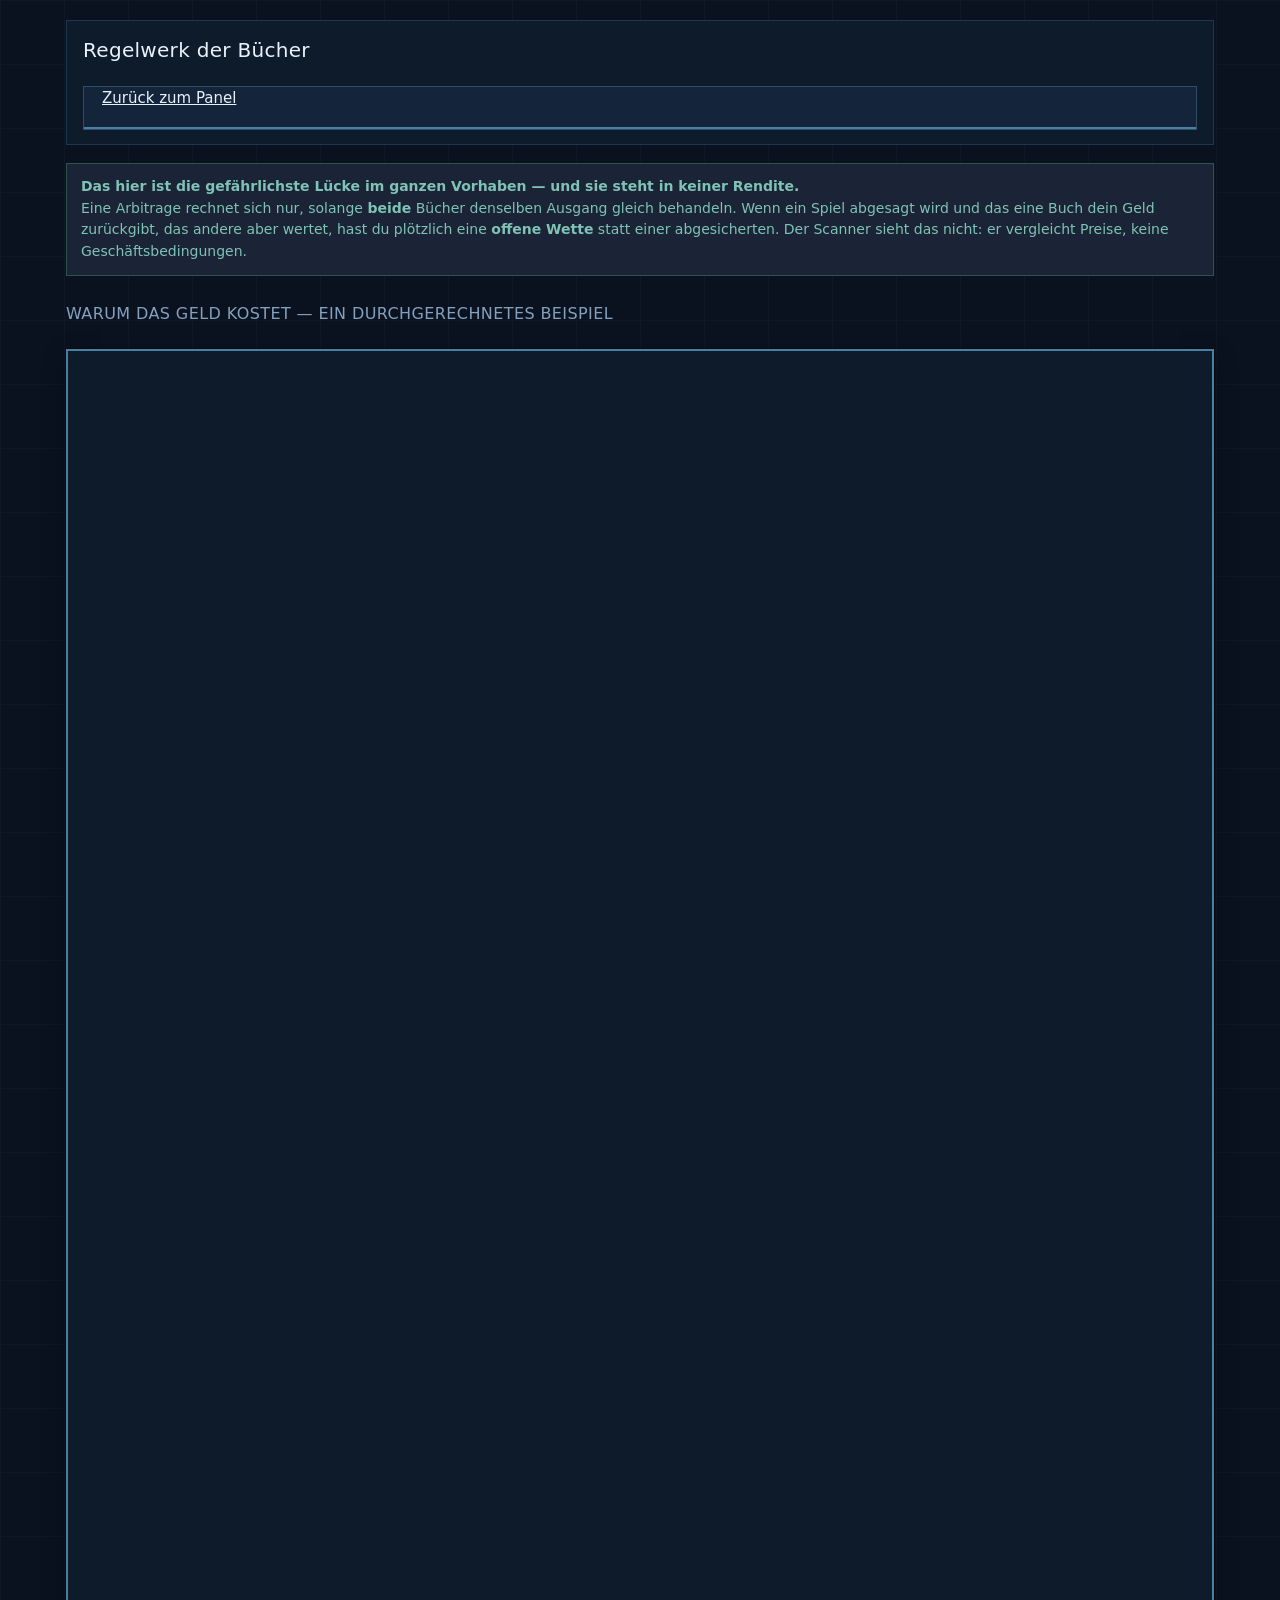
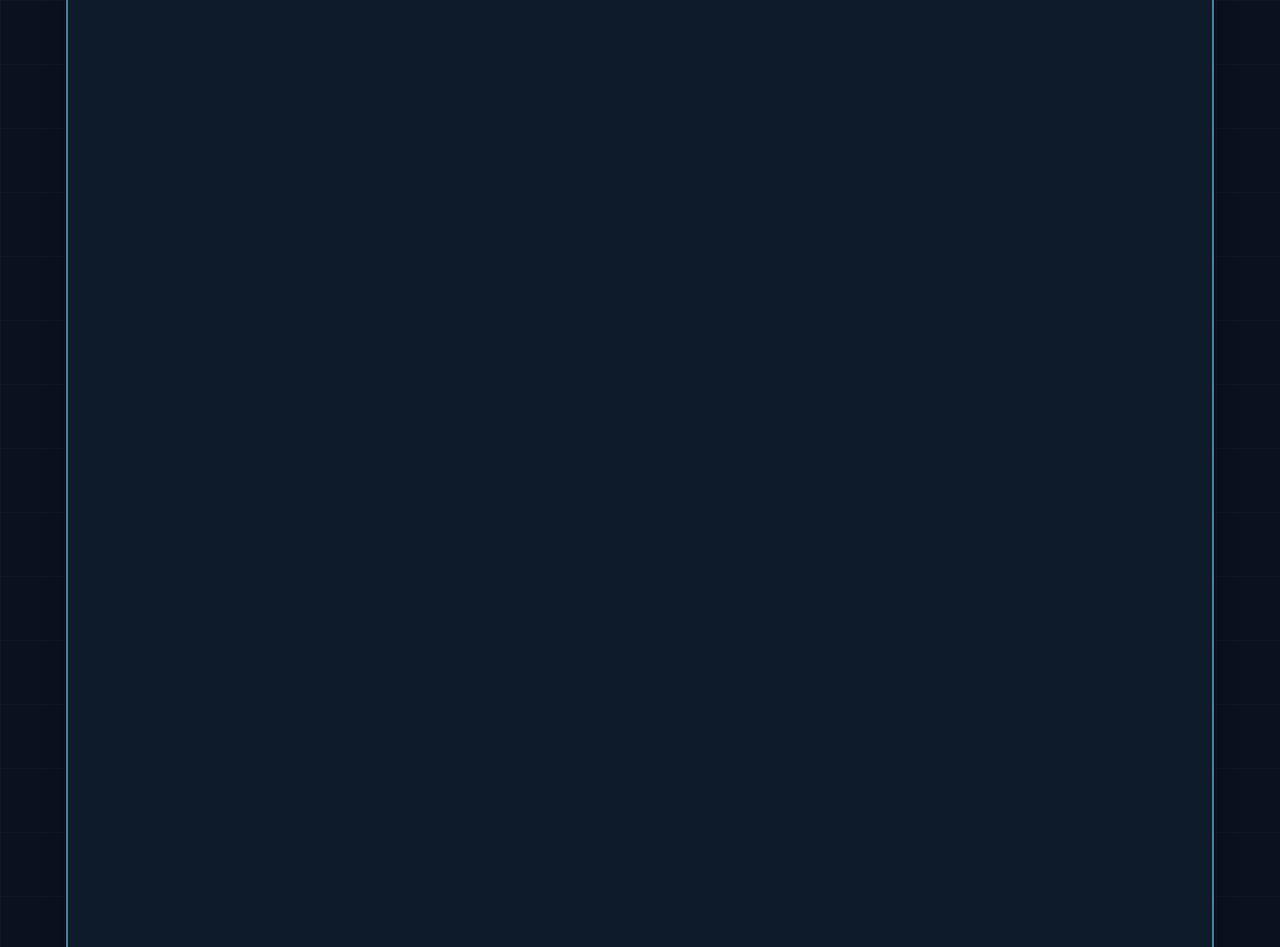
<file: regelwerk.html>
<!doctype html>
<html lang="de">
<head>
<meta charset="utf-8">
<meta name="viewport" content="width=device-width, initial-scale=1">
<title>Regelwerk der Bücher — Orion Panel Pro</title>
<meta name="robots" content="noindex, nofollow">
<link rel="icon" type="image/svg+xml" href="favicon.svg">
<link rel="stylesheet" href="schrift/schrift.css?v=83">
<link rel="stylesheet" href="css/stil.css?v=83">
<link rel="stylesheet" href="css/hud.css?v=83">
</head>
<body>

<div class="huelle">

  <header class="kopf">
    <h1>Regelwerk der Bücher</h1>
    <span class="luecke"></span>
    <a class="knopf" href="index.html">Zurück zum Panel</a>
  </header>

  <div class="warnung">
    <b>Das hier ist die gefährlichste Lücke im ganzen Vorhaben — und sie steht in keiner Rendite.</b><br>
    Eine Arbitrage rechnet sich nur, solange <b>beide</b> Bücher denselben Ausgang gleich behandeln.
    Wenn ein Spiel abgesagt wird und das eine Buch dein Geld zurückgibt, das andere aber wertet,
    hast du plötzlich eine <b>offene Wette</b> statt einer abgesicherten. Der Scanner sieht das nicht:
    er vergleicht Preise, keine Geschäftsbedingungen.
  </div>

  <h2>Warum das Geld kostet — ein durchgerechnetes Beispiel</h2>

  <div class="fund">
    <div class="titel">Spiel wird abgesagt, beide Bücher behandeln es verschieden</div>
    <div class="unter leise">Erfundene, aber realistische Zahlen. Der Punkt ist die Struktur, nicht die Höhe.</div>

    <div class="seiten">
      <div class="seite sm">
        <div class="quelle">Smarkets</div>
        <div class="zahl">Back 2.50</div>
        <div class="leise">Einsatz 40 &middot; Rückzahlung bei Sieg 100</div>
        <div class="leise">Absage: <b>annulliert</b> &rarr; 40 zurück</div>
      </div>
      <div class="seite pm">
        <div class="quelle">Polymarket</div>
        <div class="zahl">NEIN 0.600</div>
        <div class="leise">Einsatz 60 &middot; Rückzahlung bei Nicht-Sieg 100</div>
        <div class="leise">Absage: oft <b>50/50</b> &rarr; 50 zurück</div>
      </div>
    </div>

    <div class="urteil">
      <b>Einsatz zusammen 100. Zurück kommen 40 + 50 = 90.</b>
      Aus einer Wette, die in <i>jedem</i> Spielausgang gleich zahlt, sind
      <b>10 Verlust</b> geworden — durch ein Ereignis, das gar kein Spielausgang ist.
      Bei umgekehrtem Vorzeichen wäre es ein Gewinn gewesen. Beides ist Zufall, kein Handel.
    </div>

    <div class="analyse">
      <span>Je dünner die Rendite, desto schwerer wiegt das: <b>0,5 % Rendite</b> gegen
      <b>10 % Regelrisiko</b> ist kein Geschäft, sondern eine Wette auf gutes Wetter.</span>
    </div>
  </div>

  <h2>Was je Buch gilt</h2>

  <p class="leise">
    <b>Drei Zustände, wie überall in diesem Programm:</b> belegt, nicht belegt, oder
    <b>nur im einzelnen Markt nachlesbar</b>. Der letzte Fall ist hier der häufigste — und
    genau deshalb steht unter jedem Buch ein Link zur Quelle. Was hier steht, ersetzt das
    Lesen der Marktregeln <b>nicht</b>.
  </p>

  <div class="fund">
    <div class="kopfzeile">
      <div class="titel"><span class="chip sm">Smarkets</span> Wettbörse, Kommission 2 %</div>
    </div>
    <div class="unter"><span class="chip gut">Regeln zentral, gut dokumentiert</span></div>
    <ul class="leise">
      <li><b>Absage &rarr; annulliert.</b> Wird ein Ereignis abgesagt, werden alle Wetten
        annulliert und der Einsatz zurückgegeben.</li>
      <li><b>36-Stunden-Regel.</b> Ist ein Spiel 36 Stunden nach dem geplanten Anpfiff nicht
        beendet — oder wird es um mehr als 36 Stunden verschoben — werden alle Wetten annulliert.</li>
      <li><b>Abbruch beim Fußball.</b> Wird ein Spiel abgebrochen und nicht innerhalb der
        36 Stunden zu Ende gespielt, werden die Märkte annulliert — <b>außer</b> solchen, die
        bereits unwiderruflich entschieden sind.</li>
      <li><b>Bei Annullierung wird die Haftung zurückgegeben</b>, es entsteht kein Verlust.</li>
    </ul>
    <div class="aktionen">
      <a class="knopf" target="_blank" rel="noopener" href="https://help.smarkets.com/hc/en-gb/articles/212183509-1-11-General-Smarkets-betting-rules">Allgemeine Regeln</a>
      <a class="knopf" target="_blank" rel="noopener" href="https://help.smarkets.com/hc/en-gb/articles/210005425-12-Football-rules">Fußball-Regeln</a>
      <a class="knopf" target="_blank" rel="noopener" href="https://help.smarkets.com/hc/en-gb/articles/212729265-Voided-cancelled-bets">Annullierte Wetten</a>
    </div>
  </div>

  <div class="fund">
    <div class="kopfzeile">
      <div class="titel"><span class="chip pm">Polymarket</span> Vorhersagebörse</div>
    </div>
    <div class="unter"><span class="chip acht">Regeln stehen JE MARKT, nicht zentral</span></div>
    <ul class="leise">
      <li><b>Aufgelöst wird über das UMA-Orakel</b>, und zwar <b>nach den Regeln des einzelnen
        Marktes</b> — laut Polymarket zu finden „unter dem Orderbuch des Marktes“.
        Es gibt also <b>keine</b> allgemeingültige Absage-Regel wie bei Smarkets.</li>
      <li><b>Gewinneranteile zahlen 1 $, Verliereranteile werden wertlos.</b></li>
      <li><b>50/50 ist keine Annullierung.</b> Löst ein Markt hälftig auf, bekommst du
        0,50 $ je Anteil — <b>nicht</b> deinen Einsatz zurück. Wer zu 0,60 gekauft hat,
        verliert dabei; wer zu 0,40 gekauft hat, gewinnt.</li>
      <li class="rot"><b>Nicht belegt:</b> ob und wann Sportmärkte bei Absage 50/50 auflösen,
        ist <b>marktabhängig</b> und war nicht zentral nachlesbar. Vor jedem Handel die
        Regeln des konkreten Marktes lesen.</li>
    </ul>
    <div class="aktionen">
      <a class="knopf" target="_blank" rel="noopener" href="https://help.polymarket.com/en/articles/13364518-how-are-prediction-markets-resolved">Wie Märkte aufgelöst werden</a>
      <a class="knopf" target="_blank" rel="noopener" href="https://docs.polymarket.com/">Dokumentation</a>
    </div>
  </div>

  <div class="fund">
    <div class="kopfzeile">
      <div class="titel"><span class="chip ka">Kalshi</span> regulierte Terminbörse</div>
    </div>
    <div class="unter"><span class="chip rot">Annulliert oft NICHT — das ist der gefährlichste Fall</span></div>
    <ul class="leise">
      <li><b>Kalshi annulliert nicht wie ein Buchmacher.</b> Berichtet wird von Auflösung
        zum <b>zuletzt gehandelten Preis</b> statt einer Rückzahlung — und von
        50/50-Auflösung bei bestimmten Markttypen.</li>
      <li><b>Die Regel steht je Markt</b> in den Abschnitten „Rules“ und „Important
        Information“ auf der Marktseite. Manche Märkte sagen ausdrücklich, was bei
        Verlegung passiert — <b>andere nicht</b>.</li>
      <li><b>Spieler spielt nicht:</b> genau der Fall, den du beschrieben hast. Ob
        annulliert oder gewertet wird, hängt an der Serie und am einzelnen Markt.</li>
      <li class="rot"><b>Nicht belegt:</b> eine zentrale, für alle Sportserien gültige
        Absage-Regel konnte ich nicht finden. Es gibt einen öffentlich beschriebenen Fall
        eines Nutzers, der dadurch einen fünfstelligen Betrag verlor.</li>
    </ul>
    <div class="aktionen">
      <a class="knopf" target="_blank" rel="noopener" href="https://help.kalshi.com/en/articles/13823821-market-faqs">Markt-FAQ</a>
      <a class="knopf" target="_blank" rel="noopener" href="https://kalshi.com/regulatory">Regulatorisches &amp; Regelbuch</a>
    </div>
  </div>

  <div class="fund alt">
    <div class="kopfzeile">
      <div class="titel"><span class="chip bf">Betfair</span> abgeschaltet</div>
    </div>
    <div class="unter"><span class="chip">seit 10.08.2026 nicht mehr im Scanner</span></div>
    <p class="leise">
      Aus Supabase gesperrt, rund 40 Wege gemessen. Steht hier nur der Vollständigkeit halber:
      falls Betfair je zurückkommt, gilt dort ein eigenes Regelwerk mit eigenen Annullierungsfristen,
      das dann erst nachgelesen werden muss.
    </p>
  </div>

  <h2>Was du vor jedem Handel prüfen solltest</h2>

  <div class="fund chance">
    <ol class="leise">
      <li><b>Beide Marktregeln öffnen</b>, nicht nur eine. Die Karte im Panel hat für beide
        Seiten einen Link.</li>
      <li><b>Dieselbe Frage?</b> Der Scanner erzwingt gleiche Frage gegen gleiche Frage
        (Regel 1), aber er liest keine Kleingedruckten. „Sieger nach 90 Minuten“ und
        „Sieger inklusive Verlängerung“ sind zwei verschiedene Fragen.</li>
      <li><b>Was passiert bei Absage, Abbruch, Verlegung?</b> Wenn eine Seite annulliert und
        die andere wertet, ist die Absicherung weg.</li>
      <li><b>Was passiert, wenn ein Spieler nicht antritt?</b> Besonders bei Märkten auf
        einzelne Spieler.</li>
      <li><b>Je dünner die Rendite, desto strenger prüfen.</b> Bei 0,5 % frisst ein einziger
        Regelunterschied den Ertrag von Dutzenden gelungenen Paaren.</li>
    </ol>
  </div>

  <p class="leise" style="margin-top:24px">
    <b>Diese Seite ist eine Handreichung, keine Rechtsauskunft und kein Ersatz für die
    Geschäftsbedingungen.</b> Sie fasst zusammen, was am 10.08.2026 aus den öffentlichen
    Hilfeseiten der Bücher belegbar war. Regelwerke ändern sich, und die entscheidende Regel
    steht bei Polymarket und Kalshi ohnehin im <b>einzelnen Markt</b>. Im Zweifel gilt die
    Quelle, nicht diese Seite.
  </p>

</div>

</body>
</html>
</file>
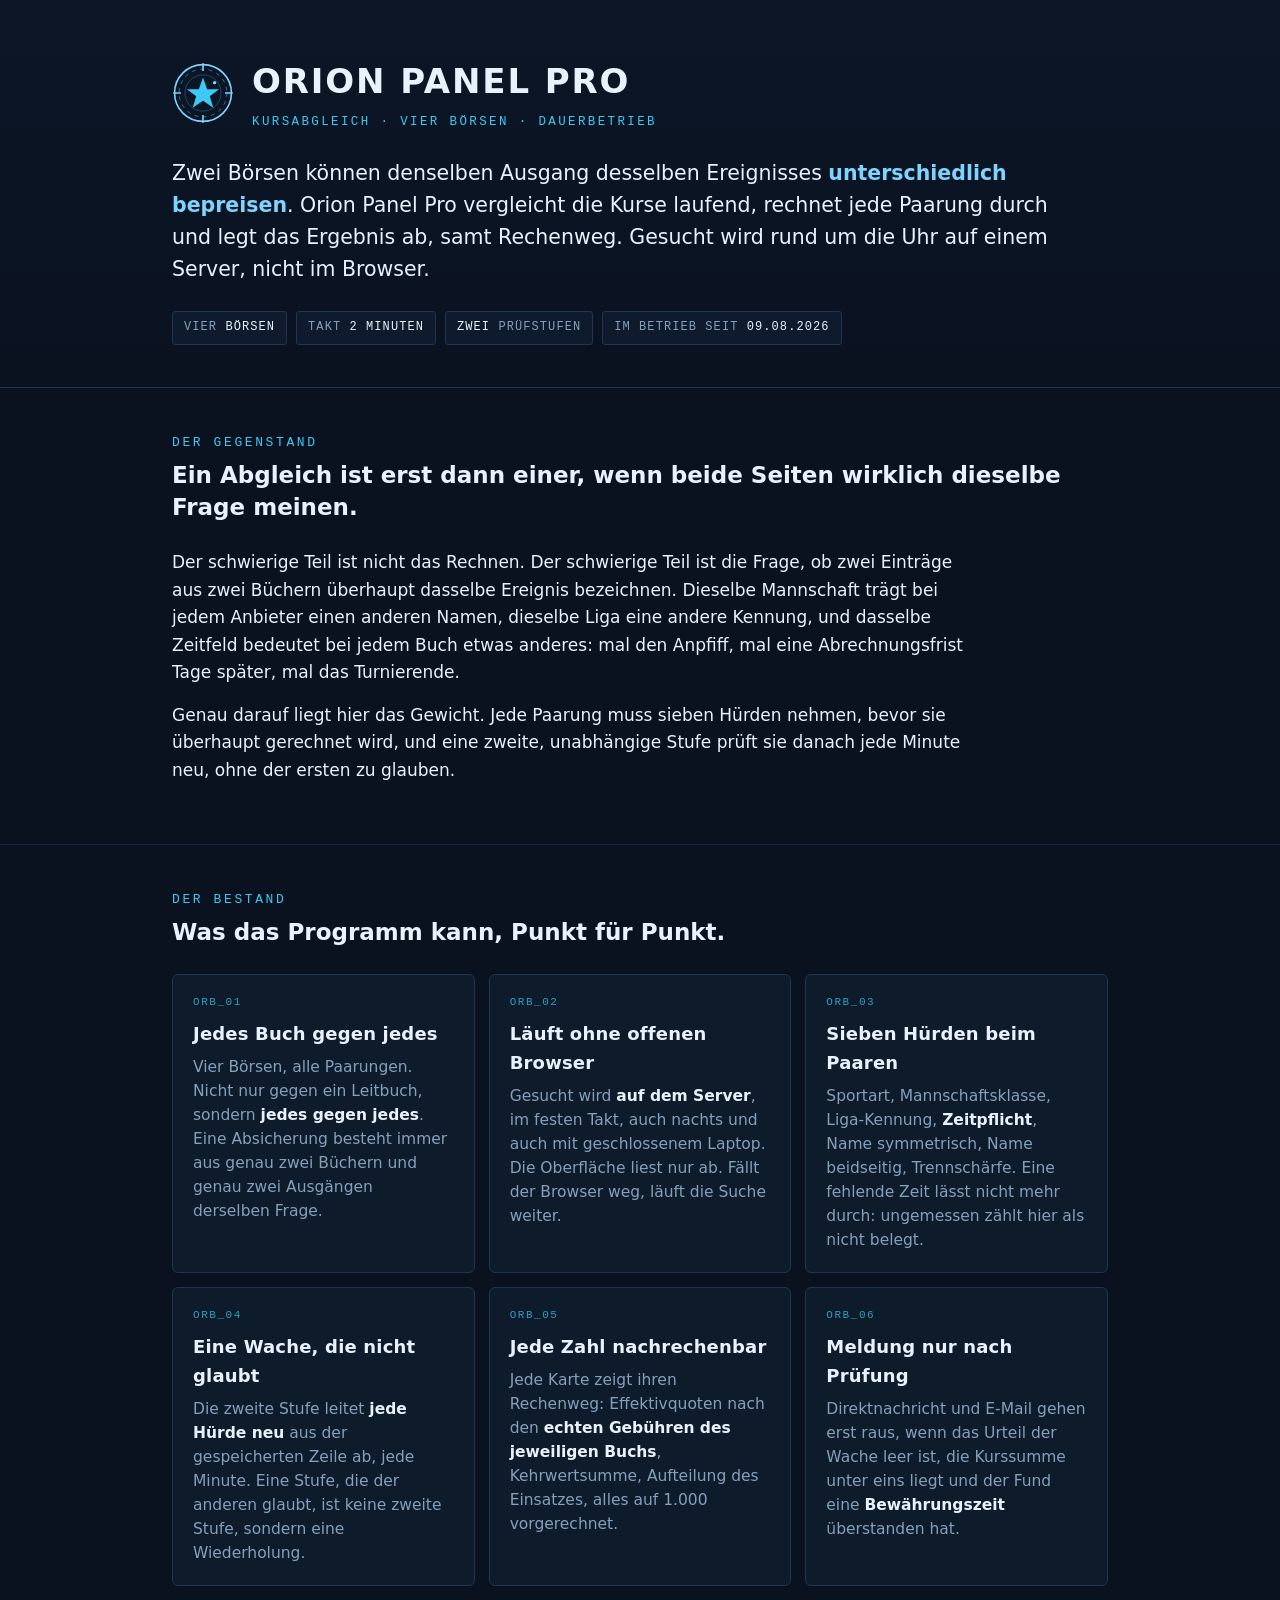
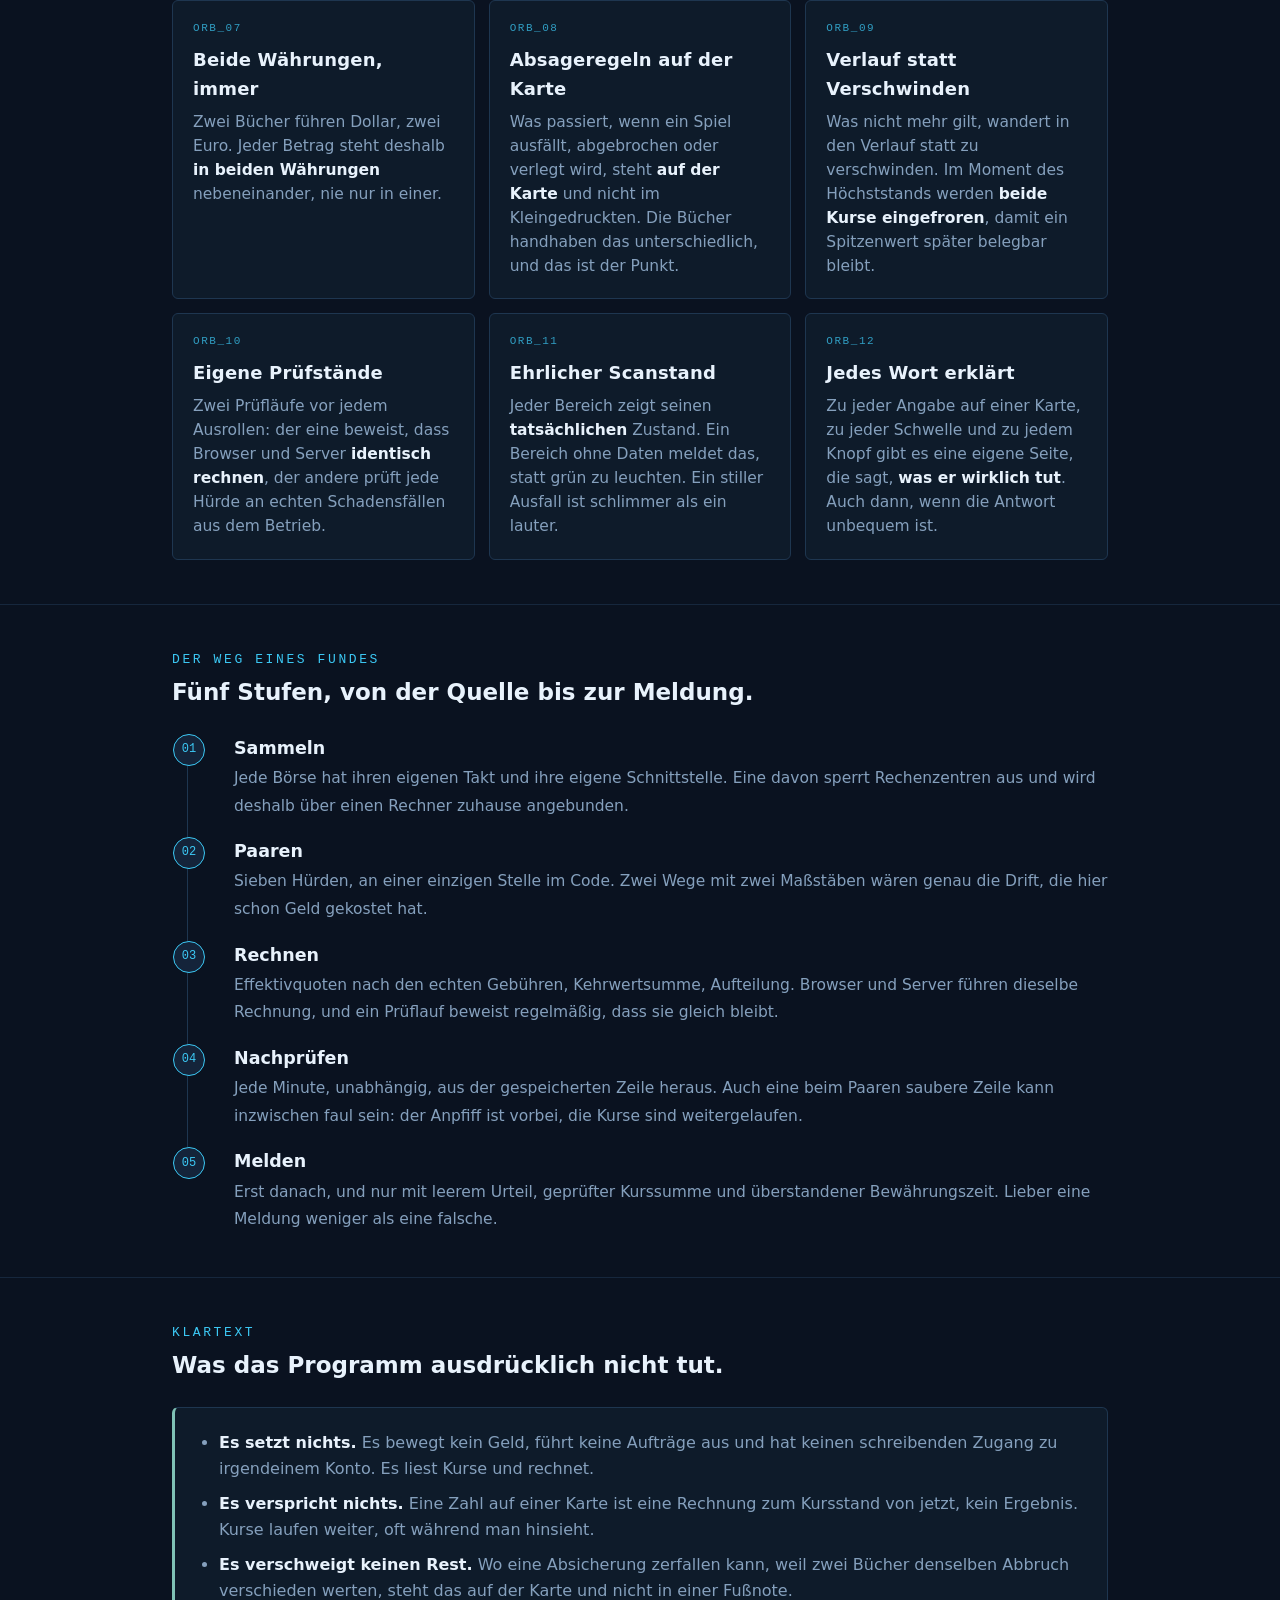
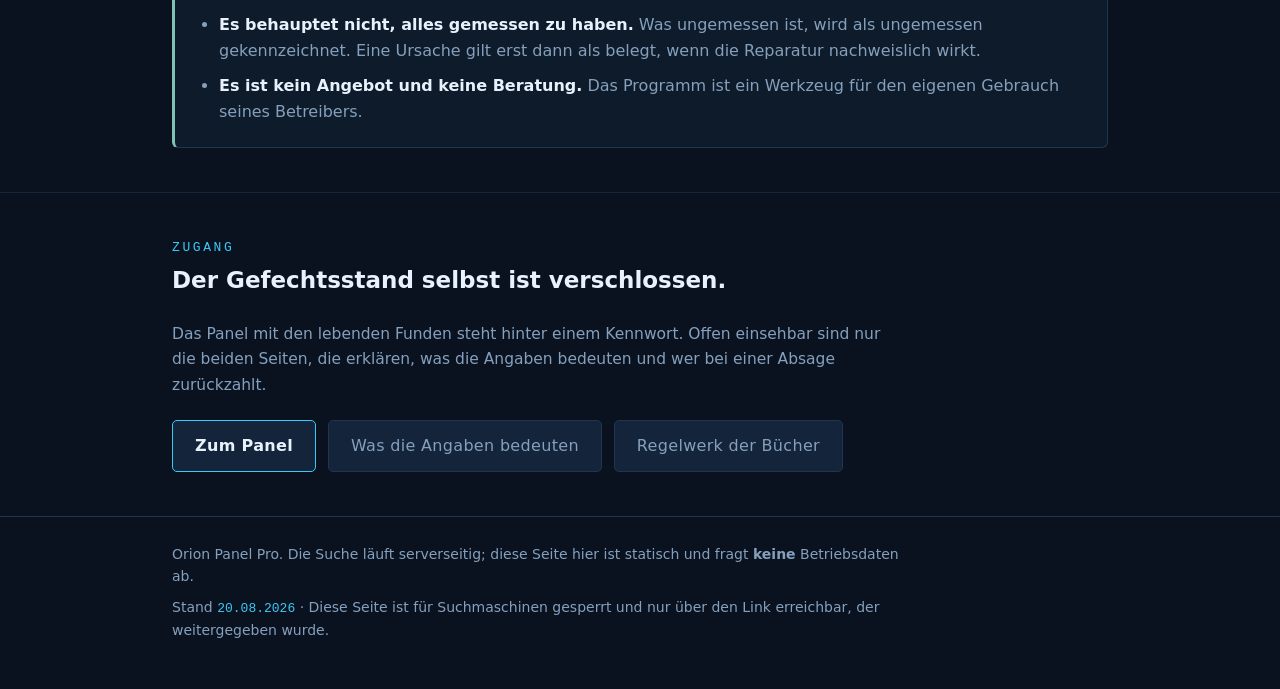
<file: start.html>
<!doctype html>
<html lang="de">
<head>
<meta charset="utf-8">
<meta name="viewport" content="width=device-width, initial-scale=1">
<title>Orion Panel Pro</title>
<!-- Bleibt gesperrt wie jede andere Seite des Programms. Die Landing ist
     fuer Leute gedacht, denen der Link gegeben wurde, nicht fuer Suchmaschinen.
     robots.txt (Disallow: /) bleibt unangetastet. -->
<meta name="robots" content="noindex, nofollow">
<meta name="description" content="Orion Panel Pro: laufender Kursabgleich zwischen vier Boersen.">
<link rel="icon" type="image/svg+xml" href="favicon.svg">
<link rel="stylesheet" href="schrift/schrift.css?v=83">
<link rel="stylesheet" href="css/start.css?v=83">
</head>
<body>

<!-- ===========================================================================
     START.HTML, die Landingpage. Angelegt 20.08.2026.

     VOLLSTAENDIG ADDITIV: diese Seite und css/start.css sind die einzigen
     beiden Dateien, die dazugekommen sind. Am Panel wurde fuer sie NICHTS
     geaendert, kein Menuepunkt, kein Skript, kein Takt. Wer beide loescht,
     hat den Stand von vorher.

     KEIN DATENZUGRIFF: die Seite spricht weder mit Supabase noch mit der
     Bridge. Sie zeigt keine Funde, keine Kurse, keine Zahlen aus dem Betrieb.
     Das ist Absicht: ein oeffentlich erreichbarer Auftritt soll nichts ueber
     den laufenden Bestand verraten.
     ======================================================================= -->

<header class="kopf">
  <div class="hof">

    <div class="marke">
      <!-- Dasselbe selbst gezeichnete Wappen wie im Panel, ohne die
           drehenden Teile: hier steht es still. -->
      <svg viewBox="0 0 96 96" aria-hidden="true">
        <circle cx="48" cy="48" r="44" fill="none" stroke="var(--gold)" stroke-width="2.5"/>
        <circle cx="48" cy="48" r="37" fill="none" stroke="var(--sonar)" stroke-width="1.2" stroke-dasharray="6 7" opacity=".7"/>
        <circle cx="48" cy="48" r="28" fill="none" stroke="var(--sonar)" stroke-width="1" opacity=".45"/>
        <path d="M48 2 v12 M48 82 v12 M2 48 h12 M82 48 h12" stroke="var(--gold)" stroke-width="2.5"/>
        <path d="M48 24 L54.5 42 L73 42 L58.5 53 L64 71 L48 60 L32 71 L37.5 53 L23 42 L41.5 42 Z" fill="var(--sonar)"/>
        <circle cx="66" cy="32" r="2.6" fill="var(--gold)"/>
      </svg>
      <h1>Orion Panel Pro
        <span class="unter">Kursabgleich &middot; vier B&ouml;rsen &middot; Dauerbetrieb</span>
      </h1>
    </div>

    <p class="aufschlag">
      Zwei B&ouml;rsen k&ouml;nnen denselben Ausgang desselben Ereignisses
      <b>unterschiedlich bepreisen</b>. Orion Panel Pro vergleicht die Kurse
      laufend, rechnet jede Paarung durch und legt das Ergebnis ab, samt
      Rechenweg. Gesucht wird rund um die Uhr auf einem Server, nicht im
      Browser.
    </p>

    <div class="merkzeile">
      <span class="merk">Vier <b>B&ouml;rsen</b></span>
      <span class="merk">Takt <b>2 Minuten</b></span>
      <span class="merk"><b>Zwei</b> Pr&uuml;fstufen</span>
      <span class="merk">Im Betrieb seit <b>09.08.2026</b></span>
    </div>

  </div>
</header>

<main>

  <!-- ----------------------------------------------------------- DER GEGENSTAND -->
  <section>
    <div class="hof">
      <h2>Der Gegenstand</h2>
      <p class="satz">Ein Abgleich ist erst dann einer, wenn beide Seiten
        wirklich dieselbe Frage meinen.</p>

      <p>Der schwierige Teil ist nicht das Rechnen. Der schwierige Teil ist die
        Frage, ob zwei Eintr&auml;ge aus zwei B&uuml;chern &uuml;berhaupt
        dasselbe Ereignis bezeichnen. Dieselbe Mannschaft tr&auml;gt bei jedem
        Anbieter einen anderen Namen, dieselbe Liga eine andere Kennung, und
        dasselbe Zeitfeld bedeutet bei jedem Buch etwas anderes: mal den
        Anpfiff, mal eine Abrechnungsfrist Tage sp&auml;ter, mal das
        Turnierende.</p>

      <p>Genau darauf liegt hier das Gewicht. Jede Paarung muss sieben
        H&uuml;rden nehmen, bevor sie &uuml;berhaupt gerechnet wird, und eine
        zweite, unabh&auml;ngige Stufe pr&uuml;ft sie danach jede Minute neu,
        ohne der ersten zu glauben.</p>
    </div>
  </section>

  <!-- -------------------------------------------------------------- DER BESTAND -->
  <section>
    <div class="hof">
      <h2>Der Bestand</h2>
      <p class="satz">Was das Programm kann, Punkt f&uuml;r Punkt.</p>

      <div class="raster">

        <div class="feld">
          <span class="kennung">ORB_01</span>
          <h3>Jedes Buch gegen jedes</h3>
          <p>Vier B&ouml;rsen, alle Paarungen. Nicht nur gegen ein Leitbuch,
            sondern <b>jedes gegen jedes</b>. Eine Absicherung besteht immer aus
            genau zwei B&uuml;chern und genau zwei Ausg&auml;ngen derselben
            Frage.</p>
        </div>

        <div class="feld">
          <span class="kennung">ORB_02</span>
          <h3>L&auml;uft ohne offenen Browser</h3>
          <p>Gesucht wird <b>auf dem Server</b>, im festen Takt, auch nachts und
            auch mit geschlossenem Laptop. Die Oberfl&auml;che liest nur ab.
            F&auml;llt der Browser weg, l&auml;uft die Suche weiter.</p>
        </div>

        <div class="feld">
          <span class="kennung">ORB_03</span>
          <h3>Sieben H&uuml;rden beim Paaren</h3>
          <p>Sportart, Mannschaftsklasse, Liga-Kennung, <b>Zeitpflicht</b>, Name
            symmetrisch, Name beidseitig, Trennsch&auml;rfe. Eine fehlende Zeit
            l&auml;sst nicht mehr durch: ungemessen z&auml;hlt hier als nicht
            belegt.</p>
        </div>

        <div class="feld">
          <span class="kennung">ORB_04</span>
          <h3>Eine Wache, die nicht glaubt</h3>
          <p>Die zweite Stufe leitet <b>jede H&uuml;rde neu</b> aus der
            gespeicherten Zeile ab, jede Minute. Eine Stufe, die der anderen
            glaubt, ist keine zweite Stufe, sondern eine Wiederholung.</p>
        </div>

        <div class="feld">
          <span class="kennung">ORB_05</span>
          <h3>Jede Zahl nachrechenbar</h3>
          <p>Jede Karte zeigt ihren Rechenweg: Effektivquoten nach den <b>echten
            Geb&uuml;hren des jeweiligen Buchs</b>, Kehrwertsumme, Aufteilung
            des Einsatzes, alles auf 1.000 vorgerechnet.</p>
        </div>

        <div class="feld">
          <span class="kennung">ORB_06</span>
          <h3>Meldung nur nach Pr&uuml;fung</h3>
          <p>Direktnachricht und E-Mail gehen erst raus, wenn das Urteil der
            Wache leer ist, die Kurssumme unter eins liegt und der Fund eine
            <b>Bew&auml;hrungszeit</b> &uuml;berstanden hat.</p>
        </div>

        <div class="feld">
          <span class="kennung">ORB_07</span>
          <h3>Beide W&auml;hrungen, immer</h3>
          <p>Zwei B&uuml;cher f&uuml;hren Dollar, zwei Euro. Jeder Betrag steht
            deshalb <b>in beiden W&auml;hrungen</b> nebeneinander, nie nur in
            einer.</p>
        </div>

        <div class="feld">
          <span class="kennung">ORB_08</span>
          <h3>Absageregeln auf der Karte</h3>
          <p>Was passiert, wenn ein Spiel ausf&auml;llt, abgebrochen oder verlegt
            wird, steht <b>auf der Karte</b> und nicht im Kleingedruckten. Die
            B&uuml;cher handhaben das unterschiedlich, und das ist der Punkt.</p>
        </div>

        <div class="feld">
          <span class="kennung">ORB_09</span>
          <h3>Verlauf statt Verschwinden</h3>
          <p>Was nicht mehr gilt, wandert in den Verlauf statt zu verschwinden.
            Im Moment des H&ouml;chststands werden <b>beide Kurse
            eingefroren</b>, damit ein Spitzenwert sp&auml;ter belegbar
            bleibt.</p>
        </div>

        <div class="feld">
          <span class="kennung">ORB_10</span>
          <h3>Eigene Pr&uuml;fst&auml;nde</h3>
          <p>Zwei Pr&uuml;fl&auml;ufe vor jedem Ausrollen: der eine beweist, dass
            Browser und Server <b>identisch rechnen</b>, der andere pr&uuml;ft
            jede H&uuml;rde an echten Schadensf&auml;llen aus dem Betrieb.</p>
        </div>

        <div class="feld">
          <span class="kennung">ORB_11</span>
          <h3>Ehrlicher Scanstand</h3>
          <p>Jeder Bereich zeigt seinen <b>tats&auml;chlichen</b> Zustand. Ein
            Bereich ohne Daten meldet das, statt gr&uuml;n zu leuchten. Ein
            stiller Ausfall ist schlimmer als ein lauter.</p>
        </div>

        <div class="feld">
          <span class="kennung">ORB_12</span>
          <h3>Jedes Wort erkl&auml;rt</h3>
          <p>Zu jeder Angabe auf einer Karte, zu jeder Schwelle und zu jedem
            Knopf gibt es eine eigene Seite, die sagt, <b>was er wirklich
            tut</b>. Auch dann, wenn die Antwort unbequem ist.</p>
        </div>

      </div>
    </div>
  </section>

  <!-- ------------------------------------------------------------- DIE PRUEFKETTE -->
  <section>
    <div class="hof">
      <h2>Der Weg eines Fundes</h2>
      <p class="satz">F&uuml;nf Stufen, von der Quelle bis zur Meldung.</p>

      <ol class="kette">
        <li>
          <b>Sammeln</b>
          <span>Jede B&ouml;rse hat ihren eigenen Takt und ihre eigene
            Schnittstelle. Eine davon sperrt Rechenzentren aus und wird deshalb
            &uuml;ber einen Rechner zuhause angebunden.</span>
        </li>
        <li>
          <b>Paaren</b>
          <span>Sieben H&uuml;rden, an einer einzigen Stelle im Code. Zwei Wege
            mit zwei Ma&szlig;st&auml;ben w&auml;ren genau die Drift, die hier
            schon Geld gekostet hat.</span>
        </li>
        <li>
          <b>Rechnen</b>
          <span>Effektivquoten nach den echten Geb&uuml;hren, Kehrwertsumme,
            Aufteilung. Browser und Server f&uuml;hren dieselbe Rechnung, und ein
            Pr&uuml;flauf beweist regelm&auml;&szlig;ig, dass sie gleich
            bleibt.</span>
        </li>
        <li>
          <b>Nachpr&uuml;fen</b>
          <span>Jede Minute, unabh&auml;ngig, aus der gespeicherten Zeile heraus.
            Auch eine beim Paaren saubere Zeile kann inzwischen faul sein: der
            Anpfiff ist vorbei, die Kurse sind weitergelaufen.</span>
        </li>
        <li>
          <b>Melden</b>
          <span>Erst danach, und nur mit leerem Urteil, gepr&uuml;fter Kurssumme
            und &uuml;berstandener Bew&auml;hrungszeit. Lieber eine Meldung
            weniger als eine falsche.</span>
        </li>
      </ol>
    </div>
  </section>

  <!-- ----------------------------------------------------------------- KLARTEXT -->
  <section>
    <div class="hof">
      <h2>Klartext</h2>
      <p class="satz">Was das Programm ausdr&uuml;cklich nicht tut.</p>

      <div class="klartext">
        <ul>
          <li><b>Es setzt nichts.</b> Es bewegt kein Geld, f&uuml;hrt keine
            Auftr&auml;ge aus und hat keinen schreibenden Zugang zu irgendeinem
            Konto. Es liest Kurse und rechnet.</li>
          <li><b>Es verspricht nichts.</b> Eine Zahl auf einer Karte ist eine
            Rechnung zum Kursstand von jetzt, kein Ergebnis. Kurse laufen weiter,
            oft w&auml;hrend man hinsieht.</li>
          <li><b>Es verschweigt keinen Rest.</b> Wo eine Absicherung zerfallen
            kann, weil zwei B&uuml;cher denselben Abbruch verschieden werten,
            steht das auf der Karte und nicht in einer Fu&szlig;note.</li>
          <li><b>Es behauptet nicht, alles gemessen zu haben.</b> Was ungemessen
            ist, wird als ungemessen gekennzeichnet. Eine Ursache gilt erst dann
            als belegt, wenn die Reparatur nachweislich wirkt.</li>
          <li><b>Es ist kein Angebot und keine Beratung.</b> Das Programm ist ein
            Werkzeug f&uuml;r den eigenen Gebrauch seines Betreibers.</li>
        </ul>
      </div>
    </div>
  </section>

  <!-- ------------------------------------------------------------------- ZUGANG -->
  <section>
    <div class="hof">
      <h2>Zugang</h2>
      <p class="satz">Der Gefechtsstand selbst ist verschlossen.</p>

      <p class="leise">Das Panel mit den lebenden Funden steht hinter einem
        Kennwort. Offen einsehbar sind nur die beiden Seiten, die erkl&auml;ren,
        was die Angaben bedeuten und wer bei einer Absage zur&uuml;ckzahlt.</p>

      <div class="zugang">
        <a class="tor" href="index.html">Zum Panel</a>
        <a class="tor leise" href="angaben.html">Was die Angaben bedeuten</a>
        <a class="tor leise" href="regelwerk.html">Regelwerk der B&uuml;cher</a>
      </div>
    </div>
  </section>

</main>

<footer class="fuss">
  <div class="hof">
    <p>Orion Panel Pro. Die Suche l&auml;uft serverseitig; diese Seite hier ist
      statisch und fragt <b>keine</b> Betriebsdaten ab.</p>
    <p>Stand <code>20.08.2026</code> &middot; Diese Seite ist f&uuml;r
      Suchmaschinen gesperrt und nur &uuml;ber den Link erreichbar, der
      weitergegeben wurde.</p>
  </div>
</footer>

</body>
</html>
</file>
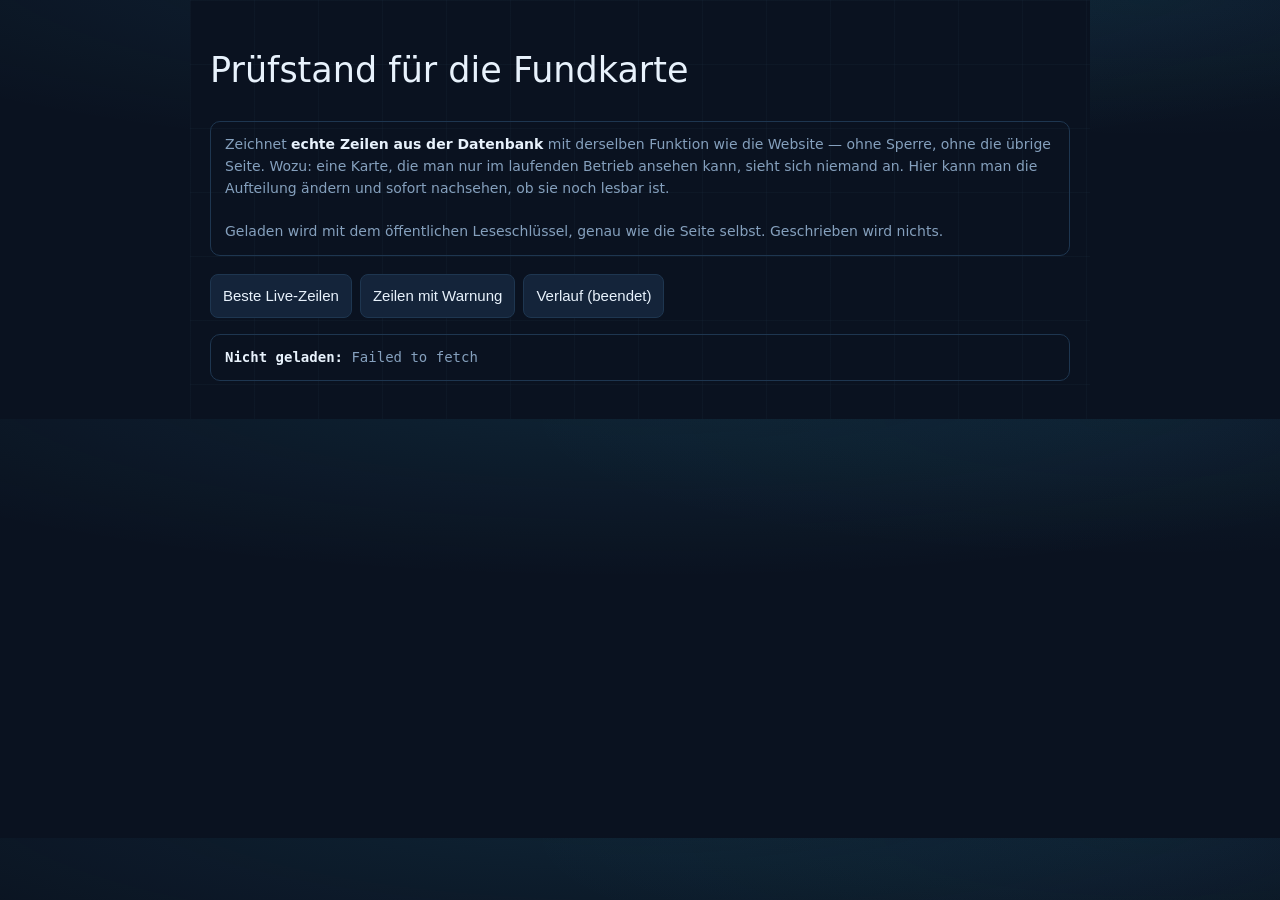
<file: pruefung/karte-probe.html>
<!doctype html>
<html lang="de">
<head>
<meta charset="utf-8">
<meta name="viewport" content="width=device-width, initial-scale=1">
<title>Prüfstand: wie sieht eine Fundkarte aus?</title>
<link rel="stylesheet" href="../css/stil.css">
<link rel="stylesheet" href="../css/hud.css">
<style>
  body { padding: 20px; max-width: 900px; margin: 0 auto; }
  .hinweis { border: 1px solid var(--rand); border-radius: 10px; padding: 12px 14px;
             margin-bottom: 18px; font-size: 14px; color: var(--text-leise); }
  .hinweis b { color: var(--text); }
  .knoepfe { display: flex; gap: 8px; flex-wrap: wrap; margin-bottom: 16px; }
  .knoepfe button { padding: 6px 12px; border-radius: 8px; cursor: pointer;
                    border: 1px solid var(--rand); background: var(--karte-2); color: var(--text); }
</style>
</head>
<body>

<h1>Prüfstand für die Fundkarte</h1>

<div class="hinweis">
  Zeichnet <b>echte Zeilen aus der Datenbank</b> mit derselben Funktion wie die
  Website — ohne Sperre, ohne die übrige Seite. Wozu: eine Karte, die man nur im
  laufenden Betrieb ansehen kann, sieht sich niemand an. Hier kann man die
  Aufteilung ändern und sofort nachsehen, ob sie noch lesbar ist.
  <br><br>
  Geladen wird mit dem öffentlichen Leseschlüssel, genau wie die Seite selbst.
  Geschrieben wird nichts.
</div>

<div class="knoepfe">
  <button data-was="chancen">Beste Live-Zeilen</button>
  <button data-was="warnung">Zeilen mit Warnung</button>
  <button data-was="verlauf">Verlauf (beendet)</button>
</div>

<div id="stand" class="hinweis">wird geladen …</div>
<div id="karten"></div>

<script src="../js/konfig.js"></script>
<script src="../js/rechnung.js"></script>
<script src="../js/zuordnung.js"></script>
<script src="../js/filter.js"></script>
<script src="../js/anzeige.js"></script>
<script>
(function () {
  var SUPA = 'https://noexklrgtqveiclijdwp.supabase.co';
  var KEY  = 'sb_publishable_NrgVUoZhe-uN8U8j41P17Q_9cZgUd6M';

  function hole(pfad) {
    return fetch(SUPA + '/rest/v1/' + pfad, {
      headers: { apikey: KEY, authorization: 'Bearer ' + KEY, accept: 'application/json' }
    }).then(function (r) {
      if (!r.ok) throw new Error('HTTP ' + r.status);
      return r.json();
    });
  }

  /* Dieselben abgeleiteten Felder, die daten.js sonst anhaengt. Fehlen sie,
   * zeigt die Karte "unbekannt" statt einer Zahl — und genau das soll der
   * Pruefstand ja sichtbar machen, nicht verstecken. */
  function ergaenze(f) {
    var K = window.KONFIG || {};
    if (f.echter_gewinn === undefined) {
      f.echter_gewinn = (f.max_gewinn === null || f.max_gewinn === undefined)
        ? null : Number(f.max_gewinn);
    }
    if (f.zu_duenn === undefined) {
      f.zu_duenn = f.max_einsatz !== null && f.max_einsatz !== undefined &&
                   Number(f.max_einsatz) < (K.mindestEinsatz || 0);
    }
    return f;
  }

  function zeichne(zeilen, imVerlauf) {
    var ziel = document.getElementById('karten');
    if (!zeilen.length) { ziel.innerHTML = '<div class="hinweis">Keine Zeile gefunden.</div>'; return; }
    ziel.innerHTML = zeilen.map(function (f) {
      return window.Anzeige.karte(ergaenze(f), imVerlauf);
    }).join('');
  }

  function stand(text) { document.getElementById('stand').innerHTML = text; }

  var abfragen = {
    chancen: 'orion_funde?status=eq.live&order=rendite.desc&limit=4',
    warnung: 'orion_funde?status=eq.live&buch_summe=lt.1&order=rendite.desc&limit=4',
    verlauf: 'orion_funde?status=eq.vorbei&order=vorbei_seit.desc&limit=3'
  };

  function lade(was) {
    stand('wird geladen …');
    hole(abfragen[was]).then(function (z) {
      stand('<b>' + z.length + ' Zeilen</b> geladen (' + was + '), gezeichnet mit der echten Kartenfunktion. ' +
            'Mit Anpfiff: ' + z.filter(function (f) { return f.beginnt_am; }).length +
            ' · Gegenbuch unstimmig: ' + z.filter(function (f) { return f.buch_summe !== null && f.buch_summe < 1; }).length);
      zeichne(z, was === 'verlauf');
    }).catch(function (e) {
      stand('<b>Nicht geladen:</b> ' + e.message);
    });
  }

  document.querySelectorAll('.knoepfe button').forEach(function (b) {
    b.addEventListener('click', function () { lade(b.getAttribute('data-was')); });
  });
  lade('chancen');
})();
</script>
</body>
</html>
</file>
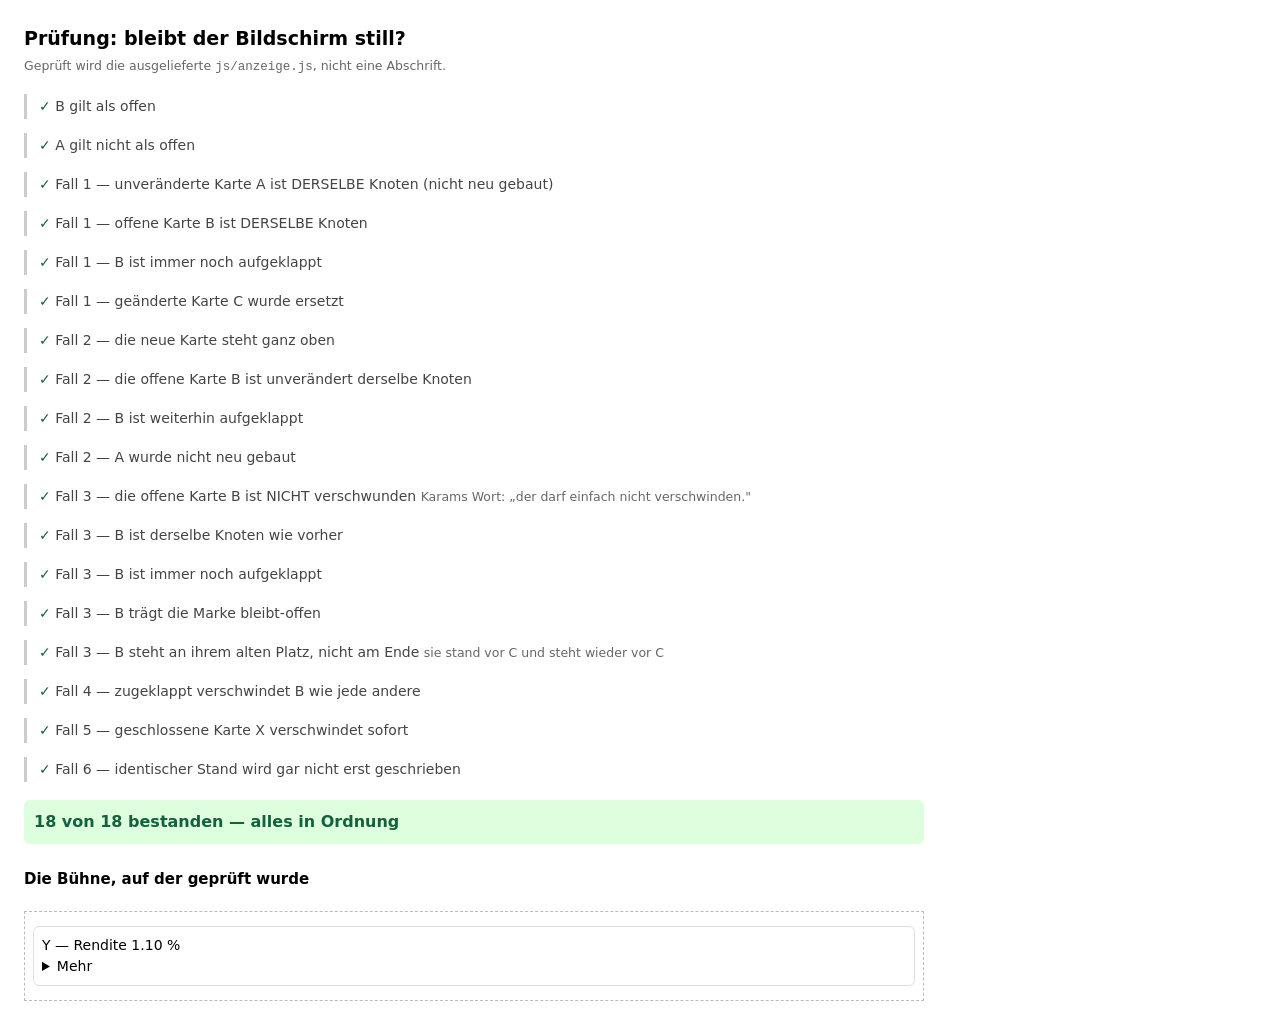
<file: pruefung/liste-ruhe.html>
<!doctype html>
<html lang="de">
<head>
<meta charset="utf-8">
<title>Prüfung: bleibt der Bildschirm still?</title>
<!--
  ===========================================================================
  PRUEFUNG: STILLSTAND DER LISTE (28.08.2026)
  ===========================================================================
  Anlass, Karams Wort: "wenn ich eine Chance offen hab, scrollt es die
  ganze Zeit. Ich will, dass der Bildschirm still bleibt, solange ich nicht
  scrolle. Und wenn ich einen Vorschlag offen hab, darf der nicht
  verschwinden."

  Diese Seite laedt die ECHTE js/anzeige.js und ruft ihre echten Funktionen
  auf. Es wird die ausgelieferte Fassung geprueft, keine Abschrift - zwei
  Fassungen derselben Logik sind eine dokumentierte Fehlerklasse dieses
  Projekts.

  Warum als HTML und nicht als Node-Test wie der Rest: die Ruhe-Regeln
  brauchen ein ECHTES DOM. insertBefore, getBoundingClientRect und
  details[open] gibt es in der Node-Sandbox nicht, und sie nachzubauen
  hiesse, genau das Verhalten nachzubauen, das geprueft werden soll.

  Aufmachen und hinsehen. Alles gruen heisst bestanden.
  ===========================================================================
-->
<style>
  body { font: 14px/1.5 system-ui, sans-serif; margin: 24px; max-width: 900px; }
  h1 { font-size: 19px; margin: 0 0 4px; }
  .leise { color: #666; font-size: 12.5px; margin: 0 0 18px; }
  .fall { border-left: 3px solid #ccc; padding: 2px 0 2px 12px; margin: 14px 0; }
  .ja { color: #14603F; font-weight: 600; }
  .nein { color: #B00020; font-weight: 700; }
  .was { color: #444; }
  #buehne { border: 1px dashed #bbb; padding: 8px; margin-top: 20px; }
  #ergebnis { font-size: 16px; font-weight: 700; margin-top: 18px; padding: 10px;
              border-radius: 6px; }
  .fund { border: 1px solid #ddd; border-radius: 6px; padding: 8px; margin: 6px 0; }
</style>
</head>
<body>

<h1>Prüfung: bleibt der Bildschirm still?</h1>
<p class="leise">Geprüft wird die ausgelieferte <code>js/anzeige.js</code>, nicht eine Abschrift.</p>

<div id="berichte"></div>
<div id="ergebnis">läuft …</div>

<h2 style="font-size:15px;margin-top:24px">Die Bühne, auf der geprüft wurde</h2>
<div id="buehne"><div id="liste"></div></div>

<script src="../js/konfig.js?v=83"></script>
<script src="../js/rechnung.js?v=83"></script>
<script src="../js/zuordnung.js?v=83"></script>
<script src="../js/anzeige.js?v=83"></script>
<script>
(function () {
  'use strict';

  var berichte = document.getElementById('berichte');
  var bestanden = 0, gefallen = 0;

  function pruefe(was, bedingung, zusatz) {
    var d = document.createElement('div');
    d.className = 'fall';
    d.innerHTML = '<span class="' + (bedingung ? 'ja">✓' : 'nein">✗') + '</span> ' +
                  '<span class="was">' + was + '</span>' +
                  (zusatz ? ' <span class="leise">' + zusatz + '</span>' : '');
    berichte.appendChild(d);
    if (bedingung) bestanden++; else gefallen++;
  }

  var A = window.Anzeige;
  if (!A || !A.listeSetzen) {
    document.getElementById('ergebnis').textContent =
      'anzeige.js hat listeSetzen nicht herausgereicht — Prüfung nicht möglich.';
    document.getElementById('ergebnis').style.background = '#fdd';
    return;
  }

  var liste = document.getElementById('liste');

  /* Eine Karte, wie sie das Panel baut: .fund mit data-schluessel und
   * einem details-Block zum Aufklappen. */
  function karte(s, zahl) {
    return '<div class="fund" data-schluessel="' + s + '">' +
             '<div class="titel">' + s + ' — Rendite ' + zahl + ' %</div>' +
             '<details class="mehr"><summary data-schluessel="' + s + '">Mehr</summary>' +
               '<div>Inhalt von ' + s + '</div>' +
             '</details>' +
           '</div>';
  }

  function hole(s) { return liste.querySelector('.fund[data-schluessel="' + s + '"]'); }

  /* ---- Ausgangslage: drei Karten ---- */
  liste.innerHTML = karte('A', '2.10') + karte('B', '2.20') + karte('C', '2.30');
  liste.dataset.stand = 'anfang';

  var knotenA = hole('A'), knotenB = hole('B'), knotenC = hole('C');

  /* B wird aufgeklappt — das ist die Karte, die Karam gerade liest. */
  knotenB.querySelector('details').open = true;
  pruefe('B gilt als offen', A.istOffen(knotenB) === true);
  pruefe('A gilt nicht als offen', A.istOffen(knotenA) === false);

  /* ---- FALL 1: nur C ändert sich. A und B dürfen NICHT angefasst werden ---- */
  A.listeSetzen(liste, karte('A', '2.10') + karte('B', '2.20') + karte('C', '9.99'));

  pruefe('Fall 1 — unveränderte Karte A ist DERSELBE Knoten (nicht neu gebaut)',
         hole('A') === knotenA);
  pruefe('Fall 1 — offene Karte B ist DERSELBE Knoten',
         hole('B') === knotenB);
  pruefe('Fall 1 — B ist immer noch aufgeklappt',
         hole('B') && hole('B').querySelector('details').open === true);
  pruefe('Fall 1 — geänderte Karte C wurde ersetzt',
         hole('C') !== knotenC && /9\.99/.test(hole('C').textContent));

  /* ---- FALL 2: eine neue Karte kommt OBEN dazu ---- */
  var vorherB = hole('B');
  A.listeSetzen(liste, karte('NEU', '3.00') + karte('A', '2.10') + karte('B', '2.20') + karte('C', '9.99'));

  pruefe('Fall 2 — die neue Karte steht ganz oben',
         liste.firstElementChild.getAttribute('data-schluessel') === 'NEU');
  pruefe('Fall 2 — die offene Karte B ist unverändert derselbe Knoten',
         hole('B') === vorherB);
  pruefe('Fall 2 — B ist weiterhin aufgeklappt',
         hole('B').querySelector('details').open === true);
  pruefe('Fall 2 — A wurde nicht neu gebaut',
         hole('A') === knotenA);

  /* ---- FALL 3: die OFFENE Karte fällt aus den Daten. Sie muss bleiben ---- */
  A.listeSetzen(liste, karte('NEU', '3.00') + karte('A', '2.10') + karte('C', '9.99'));

  pruefe('Fall 3 — die offene Karte B ist NICHT verschwunden',
         hole('B') !== null,
         'Karams Wort: „der darf einfach nicht verschwinden."');
  pruefe('Fall 3 — B ist derselbe Knoten wie vorher',
         hole('B') === vorherB);
  pruefe('Fall 3 — B ist immer noch aufgeklappt',
         hole('B') && hole('B').querySelector('details').open === true);
  pruefe('Fall 3 — B trägt die Marke bleibt-offen',
         hole('B') && hole('B').classList.contains('bleibt-offen'));
  pruefe('Fall 3 — B steht an ihrem alten Platz, nicht am Ende',
         hole('B') && hole('B').nextElementSibling &&
         hole('B').nextElementSibling.getAttribute('data-schluessel') === 'C',
         'sie stand vor C und steht wieder vor C');

  /* ---- FALL 4: B wird zugeklappt. Jetzt darf sie weg ---- */
  hole('B').querySelector('details').open = false;
  liste.dataset.stand = 'erzwinge-neu';
  A.listeSetzen(liste, karte('NEU', '3.00') + karte('A', '2.10') + karte('C', '9.99'));

  pruefe('Fall 4 — zugeklappt verschwindet B wie jede andere',
         hole('B') === null);

  /* ---- FALL 5: eine geschlossene Karte, die aus den Daten fällt, geht sofort ---- */
  liste.innerHTML = karte('X', '1.00') + karte('Y', '1.10');
  liste.dataset.stand = 'anfang2';
  A.listeSetzen(liste, karte('Y', '1.10'));
  pruefe('Fall 5 — geschlossene Karte X verschwindet sofort',
         hole('X') === null && hole('Y') !== null);

  /* ---- FALL 6: gleicher Stand zweimal — es darf gar nichts passieren ---- */
  var stand = karte('Y', '1.10');
  var vorherY = hole('Y');
  var ergebnis = A.listeSetzen(liste, stand);
  pruefe('Fall 6 — identischer Stand wird gar nicht erst geschrieben',
         ergebnis === false && hole('Y') === vorherY);

  var alles = document.getElementById('ergebnis');
  alles.textContent = bestanden + ' von ' + (bestanden + gefallen) + ' bestanden' +
                      (gefallen ? '  —  ' + gefallen + ' GEFALLEN' : '  —  alles in Ordnung');
  alles.style.background = gefallen ? '#fdd' : '#dfd';
  alles.style.color = gefallen ? '#B00020' : '#14603F';
  window.PRUEFUNG_ERGEBNIS = { bestanden: bestanden, gefallen: gefallen };
})();
</script>

</body>
</html>
</file>
<file: schrift/schrift.css>
/* Selbst gehostete Schriften (Google Fonts, OFL-Lizenz):
 * Black Ops One (Militaer-Stencil, Titel), Rajdhani (Fliesstext),
 * Share Tech Mono (Zahlen). Geladen 15.8.2026, fest im Repo. */
@font-face{font-family: 'Black Ops One';
  font-style: normal;
  font-weight: 400;
  font-display: swap;
  src: url(blackopsone-400-0.woff2) format('woff2');
  unicode-range: U+0460-052F, U+1C80-1C8A, U+20B4, U+2DE0-2DFF, U+A640-A69F, U+FE2E-FE2F;
}
/* vietnamese */}
@font-face{font-family: 'Black Ops One';
  font-style: normal;
  font-weight: 400;
  font-display: swap;
  src: url(blackopsone-400-1.woff2) format('woff2');
  unicode-range: U+0102-0103, U+0110-0111, U+0128-0129, U+0168-0169, U+01A0-01A1, U+01AF-01B0, U+0300-0301, U+0303-0304, U+0308-0309, U+0323, U+0329, U+1EA0-1EF9, U+20AB;
}
/* latin-ext */}
@font-face{font-family: 'Black Ops One';
  font-style: normal;
  font-weight: 400;
  font-display: swap;
  src: url(blackopsone-400-2.woff2) format('woff2');
  unicode-range: U+0100-02BA, U+02BD-02C5, U+02C7-02CC, U+02CE-02D7, U+02DD-02FF, U+0304, U+0308, U+0329, U+1D00-1DBF, U+1E00-1E9F, U+1EF2-1EFF, U+2020, U+20A0-20AB, U+20AD-20C0, U+2113, U+2C60-2C7F, U+A720-A7FF;
}
/* latin */}
@font-face{font-family: 'Black Ops One';
  font-style: normal;
  font-weight: 400;
  font-display: swap;
  src: url(blackopsone-400-3.woff2) format('woff2');
  unicode-range: U+0000-00FF, U+0131, U+0152-0153, U+02BB-02BC, U+02C6, U+02DA, U+02DC, U+0304, U+0308, U+0329, U+2000-206F, U+20AC, U+2122, U+2191, U+2193, U+2212, U+2215, U+FEFF, U+FFFD;
}
/* devanagari */}
@font-face{font-family: 'Rajdhani';
  font-style: normal;
  font-weight: 400;
  font-display: swap;
  src: url(rajdhani-400-4.woff2) format('woff2');
  unicode-range: U+0900-097F, U+1CD0-1CF9, U+200C-200D, U+20A8, U+20B9, U+20F0, U+25CC, U+A830-A839, U+A8E0-A8FF, U+11B00-11B09;
}
/* latin-ext */}
@font-face{font-family: 'Rajdhani';
  font-style: normal;
  font-weight: 400;
  font-display: swap;
  src: url(rajdhani-400-5.woff2) format('woff2');
  unicode-range: U+0100-02BA, U+02BD-02C5, U+02C7-02CC, U+02CE-02D7, U+02DD-02FF, U+0304, U+0308, U+0329, U+1D00-1DBF, U+1E00-1E9F, U+1EF2-1EFF, U+2020, U+20A0-20AB, U+20AD-20C0, U+2113, U+2C60-2C7F, U+A720-A7FF;
}
/* latin */}
@font-face{font-family: 'Rajdhani';
  font-style: normal;
  font-weight: 400;
  font-display: swap;
  src: url(rajdhani-400-6.woff2) format('woff2');
  unicode-range: U+0000-00FF, U+0131, U+0152-0153, U+02BB-02BC, U+02C6, U+02DA, U+02DC, U+0304, U+0308, U+0329, U+2000-206F, U+20AC, U+2122, U+2191, U+2193, U+2212, U+2215, U+FEFF, U+FFFD;
}
/* devanagari */}
@font-face{font-family: 'Rajdhani';
  font-style: normal;
  font-weight: 600;
  font-display: swap;
  src: url(rajdhani-600-7.woff2) format('woff2');
  unicode-range: U+0900-097F, U+1CD0-1CF9, U+200C-200D, U+20A8, U+20B9, U+20F0, U+25CC, U+A830-A839, U+A8E0-A8FF, U+11B00-11B09;
}
/* latin-ext */}
@font-face{font-family: 'Rajdhani';
  font-style: normal;
  font-weight: 600;
  font-display: swap;
  src: url(rajdhani-600-8.woff2) format('woff2');
  unicode-range: U+0100-02BA, U+02BD-02C5, U+02C7-02CC, U+02CE-02D7, U+02DD-02FF, U+0304, U+0308, U+0329, U+1D00-1DBF, U+1E00-1E9F, U+1EF2-1EFF, U+2020, U+20A0-20AB, U+20AD-20C0, U+2113, U+2C60-2C7F, U+A720-A7FF;
}
/* latin */}
@font-face{font-family: 'Rajdhani';
  font-style: normal;
  font-weight: 600;
  font-display: swap;
  src: url(rajdhani-600-9.woff2) format('woff2');
  unicode-range: U+0000-00FF, U+0131, U+0152-0153, U+02BB-02BC, U+02C6, U+02DA, U+02DC, U+0304, U+0308, U+0329, U+2000-206F, U+20AC, U+2122, U+2191, U+2193, U+2212, U+2215, U+FEFF, U+FFFD;
}
/* devanagari */}
@font-face{font-family: 'Rajdhani';
  font-style: normal;
  font-weight: 700;
  font-display: swap;
  src: url(rajdhani-700-10.woff2) format('woff2');
  unicode-range: U+0900-097F, U+1CD0-1CF9, U+200C-200D, U+20A8, U+20B9, U+20F0, U+25CC, U+A830-A839, U+A8E0-A8FF, U+11B00-11B09;
}
/* latin-ext */}
@font-face{font-family: 'Rajdhani';
  font-style: normal;
  font-weight: 700;
  font-display: swap;
  src: url(rajdhani-700-11.woff2) format('woff2');
  unicode-range: U+0100-02BA, U+02BD-02C5, U+02C7-02CC, U+02CE-02D7, U+02DD-02FF, U+0304, U+0308, U+0329, U+1D00-1DBF, U+1E00-1E9F, U+1EF2-1EFF, U+2020, U+20A0-20AB, U+20AD-20C0, U+2113, U+2C60-2C7F, U+A720-A7FF;
}
/* latin */}
@font-face{font-family: 'Rajdhani';
  font-style: normal;
  font-weight: 700;
  font-display: swap;
  src: url(rajdhani-700-12.woff2) format('woff2');
  unicode-range: U+0000-00FF, U+0131, U+0152-0153, U+02BB-02BC, U+02C6, U+02DA, U+02DC, U+0304, U+0308, U+0329, U+2000-206F, U+20AC, U+2122, U+2191, U+2193, U+2212, U+2215, U+FEFF, U+FFFD;
}
/* latin */}
@font-face{font-family: 'Share Tech Mono';
  font-style: normal;
  font-weight: 400;
  font-display: swap;
  src: url(sharetechmono-400-13.woff2) format('woff2');
  unicode-range: U+0000-00FF, U+0131, U+0152-0153, U+02BB-02BC, U+02C6, U+02DA, U+02DC, U+0304, U+0308, U+0329, U+2000-206F, U+20AC, U+2122, U+2191, U+2193, U+2212, U+2215, U+FEFF, U+FFFD;
}
</file>
<file: css/stil.css>
/* ============================================================================
 * DESIGN-SCHICHT — die EINZIGE Stelle fuer Farben (13.8.2026)
 * ============================================================================
 *
 * Vorgabe des Auftraggebers: das Design ist eine EIGENE SCHICHT. Wer an der
 * Logik arbeitet, fasst diese Datei nicht an; wer am Aussehen arbeitet,
 * aendert NUR die Werte hier oben. Unterhalb dieser Schicht kommen Farben
 * ausschliesslich als var(--…) vor — kein Literal, das man suchen muesste.
 *
 * FARBWELT: Militaer, gedeckt, ruhig. Olivgruen-Graphit statt Blaugrau,
 * Khaki statt Gold, und das Sonar in mattem Phosphor statt Neon. Vorgabe
 * woertlich: "keine Neonfarben, beruhigende Farben, passend zur Arbeit".
 *
 * Die -rgb-Zwillinge existieren, weil rgba(var(--x-rgb), .5) die einzige
 * Form ist, mit der ein Token auch in Transparenzen funktioniert.
 */

:root {
  /* FARBWECHSEL 15.8.2026 (Vorlage: das Kommandopult-Bild des
   * Auftraggebers): von Oliv-Graphit auf TIEFES MARINEBLAU mit
   * Cyan-Kontrast. Rollen und Namen bleiben unveraendert — getauscht
   * wurden NUR die Werte, genau dafuer gibt es diese Schicht. */

  /* NACHGEZOGEN 18.8.2026 auf Karams Kommandopult-Bild — die Kontraste
   * eins zu eins uebernommen: Grund eine Spur heller und blauer, Panels
   * klarer abgesetzt, Raender kuehl statt graublau.
   *
   * ACHTUNG, gemessen am 18.8.: diese vier Werte werden von hud.css
   * ueberschrieben, weil sie NACH dieser Datei laedt. Beide tragen
   * seither DENSELBEN Wert — wer aendert, aendert an beiden Stellen,
   * sonst kaempfen wieder zwei Paletten gegeneinander. */
  --grund:    #0A1220;
  --karte:    #0E1B2A;
  --karte-2:  #14243A;
  --rand:     #1E3650;
  --text:     #E8F2FC;
  --text-leise: #85A0BD;

  /* Akzent: HELLES EISBLAU (18.8.2026). Hier stand warmes Bernstein —
   * der einzige warme Ton der Oberflaeche. Karams Vorgabe: "der Rest
   * immer blau, nur die Statistik behaelt etwas Orange". Weil ALLE
   * Fundstellen ueber dieses eine Token laufen, genuegt der Tausch
   * HIER; die Statistik holt sich ihr Orange in einer eigenen Regel
   * zurueck (siehe .zstat am Dateiende).
   *
   * NICHT angetastet werden die Zustandsfarben gruen/orange/rot: eine
   * Warnung muss warnen duerfen. Das ist Funktion, nicht Schmuck — und
   * Design fasst Funktion nicht an. */
  --gold:     #7FD4FF;
  --akzent-rgb: 127, 212, 255;

  /* Zustandsfarben, auf den blauen Grund abgestimmt. */
  --gruen:    #2FD3A7;
  /* ORANGE IST ABGESCHAFFT (20.8.2026, Karams Vorgabe: "komplett
   * entfernt und ersetzt"). Der Token behaelt seinen NAMEN, damit
   * keine der vielen Verweisstellen angefasst werden muss, traegt
   * aber jetzt ein gedaempftes Scanner-Tuerkis: ruhig zu lesen,
   * militaerisch-kuehl, klar unterscheidbar von Gold (Betfair),
   * Gruen (gut), Rot (falsch) und Blau (Polymarket). */
  --orange:   #7FC2B6;
  --rot:      #FF6B85;

  /* Das Sonar: leuchtendes Cyan wie auf der Vorlage — der Leitton der
   * ganzen Oberflaeche (Radar, Flanken, Raender, Titelglut). */
  --sonar:      #3CC9F5;
  --sonar-rgb:  60, 201, 245;
  --sonar-tief: #04121F;
  --sonar-linie: rgba(60, 201, 245, .20);

  /* DIE VIER BUECHER, in ihren Wiedererkennungsfarben (gedaempft genug
   * fuer den dunklen Grund). Die Farbe haengt am Buch, nie an der Position. */
  --pm: #6C93E8;   /* Polymarket — Blau */
  --ka: #3FB59A;   /* Kalshi     — Tealgruen */
  --sm: #5BBE7C;   /* Smarkets   — Gruen */
  --bf: #E8C15A;   /* Betfair    — Gelb */

  /* Supabase — traegt die Statusanzeige "live", ausdruecklicher Wunsch. */
  --supabase: #3ECF8E;

  /* Alt-Namen, die noch in einzelnen Regeln stehen: zeigen auf die neuen
   * Werte, damit NICHTS zwei Farbwahrheiten hat. */
  --violett:  var(--pm);
  --blau:     var(--bf);
  --tuerkis:  var(--ka);

  /* ECHTE MINI-LOGOS der Anbieter (14.8., Wunsch des Auftraggebers):
   * die Favicons der Anbieter-Seiten, als data-URI fest eingebettet
   * (Polymarket/Betfair direkt, Kalshi/Smarkets ueber den Google-
   * Favicon-Dienst in 64 px, Supabase 32 px). Kennzeichnungszweck auf
   * einer privaten, passwortgeschuetzten Seite. Wer sie tauschen will,
   * ersetzt nur diese fuenf Werte. */
  --logo-pm: url("[data-uri]");
  --logo-ka: url("[data-uri]");
  --logo-sm: url("[data-uri]");
  --logo-bf: url("[data-uri]");
  --logo-supabase: url("[data-uri]");

  --rund:     12px;
  --rund-chip: 8px;
}

/* ======================= ENDE DESIGN-SCHICHT ============================= */

* { box-sizing: border-box; }

html, body {
  margin: 0; padding: 0;
  background: var(--grund);
  color: var(--text);
  font: 16px/1.55 system-ui, -apple-system, "Segoe UI", Roboto, sans-serif;
}

.huelle { max-width: 1180px; margin: 0 auto; padding: 20px 16px 64px; }

/* ---------- Kopfzeile ---------- */

header.kopf {
  display: flex; align-items: center; gap: 12px; flex-wrap: wrap;
  padding: 14px 16px; margin-bottom: 18px;
  background: var(--karte); border: 1px solid var(--rand); border-radius: var(--rund);
}
.kopf h1 { font-size: 20px; margin: 0; letter-spacing: .3px; }
.kopf .luecke { flex: 1; }

button, .knopf {
  min-height: 44px; padding: 0 18px;
  background: var(--karte-2); color: var(--text);
  border: 1px solid var(--rand); border-radius: var(--rund);
  font-size: 15px; cursor: pointer;
}
button:hover, .knopf:hover { background: #3E434B; }
/* Nie disabled (Fehlerklasse 3): optisch gesperrt, Klick nennt den Grund. */
button.gesperrt { opacity: .5; }

.chip {
  display: inline-flex; align-items: center; gap: 6px;
  padding: 4px 10px; border-radius: var(--rund-chip);
  font-size: 13px; border: 1px solid var(--rand); background: var(--karte-2);
  color: var(--text-leise);
}
.chip.pm { color: var(--pm); border-color: color-mix(in srgb, var(--pm) 45%, transparent); }
.chip.bf { color: var(--bf); border-color: color-mix(in srgb, var(--bf) 45%, transparent); }
.chip.gut { color: var(--gruen);  border-color: #1C4A42; }
.chip.acht { color: var(--orange); border-color: #2E524C; }
.chip.rot  { color: var(--rot);    border-color: #5C2F3C; }

/* GROSSE CHANCE, 25.8.2026 (Karams Auftrag nach dem Sonego-Fall).
 * Reine Designschicht: dieser Block ist ersatzlos loeschbar, dann sehen
 * die beiden Marken aus wie normale Chips. Keine Zahl, kein Filter, kein
 * Reiter haengt daran. Bewusst OHNE Animation - eine Klasse, die sich
 * selbst anschreit, wird nach dem dritten Fehlalarm ignoriert. */
.chip.grau { color: var(--text-leise); border-color: var(--rand); }
.chip.gross-treffer {
  color: #0B0E14;
  background: linear-gradient(180deg, #F2C14E 0%, #D9A227 100%);
  border-color: #A87C12;
  font-weight: 700; letter-spacing: .02em;
}

/* ---------- Kartengitter ---------- */

.zeile-oben { display: flex; gap: 12px; flex-wrap: wrap; margin-bottom: 18px; }
.kachel {
  flex: 1 1 190px; padding: 14px 16px;
  background: var(--karte); border: 1px solid var(--rand); border-radius: var(--rund);
}
.kachel .wert { font-size: 26px; font-weight: 600; }
.kachel .name { font-size: 13px; color: var(--text-leise); }

/* ---------- Fundliste ---------- */

.fund {
  padding: 14px 16px; margin-bottom: 10px;
  background: var(--karte); border: 1px solid var(--rand); border-radius: var(--rund);
}
.fund.chance { border-color: #4C6242; background: #2C332C; }
.fund .titel { font-size: 17px; font-weight: 600; margin-bottom: 4px; }
.fund .unter { font-size: 13px; color: var(--text-leise); margin-bottom: 10px; }
.fund .seiten { display: flex; gap: 10px; flex-wrap: wrap; margin-bottom: 10px; }
.fund .seite {
  flex: 1 1 260px; padding: 10px 12px;
  background: var(--karte-2); border: 1px solid var(--rand); border-radius: var(--rund-chip);
}
.fund .seite .quelle { font-size: 12px; letter-spacing: .5px; text-transform: uppercase; }
.fund .seite.pm .quelle { color: var(--violett); }
.fund .seite.bf .quelle { color: var(--blau); }
.fund .seite .zahl { font-size: 20px; font-weight: 600; }
.fund .aktionen { display: flex; gap: 8px; flex-wrap: wrap; }
/* Aktionsspalte NIE mit fester Breite und overflow:hidden (Fehlerklasse 9) */
.fund .aktionen a.knopf { text-decoration: none; display: inline-flex; align-items: center; }


.leise { color: var(--text-leise); font-size: 14px; }
.warnung {
  padding: 12px 14px; margin-bottom: 14px;
  border: 1px solid #2E524C; border-radius: var(--rund);
  background: #1B2436; color: var(--orange); font-size: 14px;
}

/* ---------- Sperrbildschirm ---------- */

#sperre {
  position: fixed; inset: 0; z-index: 2147483647;
  display: flex; align-items: center; justify-content: center;
  background: var(--grund);
}
#sperre .kasten {
  width: min(380px, 90vw); padding: 24px;
  background: var(--karte); border: 1px solid var(--rand); border-radius: var(--rund);
}
#sperre h2 { margin: 0 0 14px; font-size: 18px; }
#sperre input {
  width: 100%; min-height: 44px; padding: 0 12px; margin-bottom: 12px;
  background: var(--karte-2); color: var(--text);
  border: 1px solid var(--rand); border-radius: var(--rund); font-size: 16px;
}
#sperre .fehler { color: var(--rot); font-size: 14px; min-height: 20px; }

@media (max-width: 640px) {
  .kopf h1 { font-size: 17px; }
  .fund .seite { flex: 1 1 100%; }
}

/* ---------- Verlauf: sichtbar anders als live, aber lesbar ---------- */

.fund.alt { opacity: .78; border-style: dashed; }
.fund.alt .titel { font-weight: 500; }

h2 {
  font-size: 16px; letter-spacing: .4px; text-transform: uppercase;
  color: var(--text-leise); margin: 26px 0 10px; font-weight: 600;
}

#warnungen:empty { display: none; }

/* ---------- Einstellungen ---------- */

.fund label { display: block; margin: 12px 0 4px; }
.fund input[type=text], .fund input[type=password] {
  width: 100%; min-height: 44px; padding: 0 12px;
  background: var(--karte-2); color: var(--text);
  border: 1px solid var(--rand); border-radius: var(--rund); font-size: 16px;
}

/* ---------- Analysezeile ---------- */

.analyse {
  display: flex; flex-wrap: wrap; gap: 8px 18px;
  padding: 10px 12px; margin-bottom: 10px;
  background: var(--karte-2); border: 1px solid var(--rand);
  border-radius: var(--rund-chip); font-size: 14px; color: var(--text-leise);
}
.analyse b { color: var(--text); font-size: 16px; }
.fund.chance .analyse b { color: var(--gruen); }

.knopf.kopieren { font-size: 14px; padding: 0 14px; }

/* ---------- Buch-Kennzeichen ----------
 *
 * Vier Buecher, vier Farben. Seit dem Umbau auf "jedes Buch gegen jedes"
 * kann JEDES davon auf JEDER Seite der Karte stehen — die Farbe haengt am
 * Buch, nicht mehr an der Position. */

.chip.ka { color: var(--ka); border-color: color-mix(in srgb, var(--ka) 45%, transparent); }
.chip.bf { color: var(--bf); border-color: color-mix(in srgb, var(--bf) 45%, transparent); }
.chip.sm { color: var(--sm); border-color: color-mix(in srgb, var(--sm) 45%, transparent); }
.chip.leise { color: var(--text-leise); border-color: var(--rand); }

.fund .seite.ka .quelle { color: var(--tuerkis); }
.fund .seite.sm .quelle { color: var(--sm); }

/* ---------- Reiter ---------- */

.reiter {
  display: flex; gap: 8px; flex-wrap: wrap; margin: 18px 0 14px;
  padding: 6px; background: var(--karte); border: 1px solid var(--rand);
  border-radius: var(--rund);
}
.reiter-knopf {
  flex: 1 1 auto; min-height: 44px; padding: 0 16px;
  background: transparent; color: var(--text-leise);
  border: 1px solid transparent; border-radius: var(--rund-chip);
  font-size: 15px; cursor: pointer; white-space: nowrap;
}
.reiter-knopf:hover { background: var(--karte-2); color: var(--text); }
.reiter-knopf.offen {
  background: var(--karte-2); color: var(--text);
  border-color: var(--rand); font-weight: 600;
}

/* ---------- Kopfzeile mit Zeitstempel ---------- */

.fund .kopfzeile {
  display: flex; align-items: flex-start; gap: 12px;
  justify-content: space-between; margin-bottom: 4px;
}
.fund .kopfzeile .titel { margin-bottom: 0; flex: 1 1 auto; min-width: 0; }
.fund .stempel {
  flex: 0 0 auto; text-align: right; line-height: 1.25;
  font-size: 17px; font-weight: 600; color: var(--gold);
  font-variant-numeric: tabular-nums; white-space: nowrap;
}
.fund .stempel-zwei {
  display: block; font-size: 12px; font-weight: 400; color: var(--text-leise);
}

@media (max-width: 520px) {
  .fund .stempel { font-size: 15px; }
}

/* ---------- Urteil und Gegenprobe ---------- */

.urteil {
  padding: 10px 12px; margin-bottom: 10px;
  border: 1px solid var(--rand); border-left: 3px solid var(--text-leise);
  border-radius: var(--rund-chip); background: var(--karte-2);
  font-size: 14px; color: var(--text-leise); line-height: 1.5;
}
.urteil b { color: var(--text); }
.urteil.gut { border-left-color: var(--gruen); }
.urteil.gut b { color: var(--gruen); }

.gegenprobe {
  padding: 10px 12px; margin-bottom: 10px;
  border: 1px solid var(--rand); border-radius: var(--rund-chip);
  background: var(--karte-2); font-size: 14px;
}
.gp-zeile {
  display: flex; gap: 10px; align-items: baseline; flex-wrap: wrap;
  padding: 3px 0;
}
.gp-fall { flex: 1 1 220px; color: var(--text); }
.gp-wer  { color: var(--text-leise); }
.gp-zahl {
  font-weight: 600; color: var(--gold); font-variant-numeric: tabular-nums;
  min-width: 72px; text-align: right;
}
.gp-fuss {
  margin-top: 8px; padding-top: 8px; border-top: 1px solid var(--rand);
  color: var(--text-leise); font-size: 13px; line-height: 1.5;
}

/* ---------- Anbietertafel ---------- */

.tafel {
  margin-bottom: 16px; padding: 4px 4px 0;
  background: var(--karte); border: 1px solid var(--rand);
  border-radius: var(--rund); overflow-x: auto;
}
.tafel table { width: 100%; border-collapse: collapse; font-size: 14px; }
.tafel th {
  text-align: left; padding: 10px 12px; color: var(--text-leise);
  font-weight: 600; font-size: 12px; text-transform: uppercase;
  letter-spacing: .4px; white-space: nowrap;
}
.tafel td { padding: 10px 12px; border-top: 1px solid var(--rand); vertical-align: top; }
.tafel .an-name { font-weight: 600; white-space: nowrap; }
.tafel .an-zahl { font-variant-numeric: tabular-nums; white-space: nowrap; }
.tafel .an-text, .tafel .an-hinweis { color: var(--text-leise); }
.tafel .an-hinweis { font-size: 13px; }
.tafel-fuss {
  padding: 10px 12px; border-top: 1px solid var(--rand);
  color: var(--text-leise); font-size: 13px;
}
.tafel .rot, .tafel-fuss .rot { color: var(--rot); }
/* Abgeschaltet ist nicht kaputt: grau statt rot, damit die Ampel nicht
   einen Ausfall behauptet, wo eine Entscheidung steht. *

@media (max-width: 700px) {
  .tafel table { min-width: 620px; }
}

/* ---------- Filterfeld ----------
   Rechts, aufklappbar. Es filtert NUR die Anzeige — deshalb steht unter
   jedem Reiter, wie viele Funde gerade versteckt sind. Ein Filter, der
   stillschweigend etwas verschluckt, ist eine Falle. */

#filter-knopf.an { color: var(--gold); border-color: #5A4526; }

#filter-panel {
  position: fixed; top: 0; right: 0; bottom: 0; width: 300px; z-index: 40;
  background: var(--karte); border-left: 1px solid var(--rand);
  overflow-y: auto; padding: 0;
  transform: translateX(100%); transition: transform .18s ease;
  box-shadow: -12px 0 32px rgba(0,0,0,.35);
}
#filter-panel.offen { transform: translateX(0); }

.f-kopf {
  display: flex; align-items: center; justify-content: space-between;
  padding: 14px 16px; border-bottom: 1px solid var(--rand);
  position: sticky; top: 0; background: var(--karte);
}
.f-zu {
  background: none; border: none; color: var(--text-leise);
  font-size: 22px; line-height: 1; cursor: pointer; padding: 0 4px;
}
.f-zu:hover { color: var(--text); }

.f-koerper { padding: 14px 16px 40px; }
.f-gruppe { margin-bottom: 20px; }
.f-titel {
  font-size: 12px; text-transform: uppercase; letter-spacing: .5px;
  color: var(--text-leise); margin-bottom: 8px;
}
.f-zeile {
  display: flex; align-items: center; gap: 8px;
  padding: 3px 0; font-size: 14px; cursor: pointer;
}
.f-hinweis { font-size: 12px; color: var(--text-leise); margin-top: 6px; line-height: 1.4; }

.f-knoepfe { display: flex; flex-wrap: wrap; gap: 6px; }
.f-knopf {
  padding: 5px 10px; font-size: 13px; cursor: pointer;
  background: var(--karte-2); color: var(--text-leise);
  border: 1px solid var(--rand); border-radius: var(--rund-chip);
}
.f-knopf:hover { color: var(--text); }
.f-knopf.offen { color: var(--gold); border-color: #5A4526; background: transparent; }

#filter-panel input[type=number] {
  width: 92px; padding: 5px 8px; font-size: 14px;
  background: var(--karte-2); color: var(--text);
  border: 1px solid var(--rand); border-radius: var(--rund-chip);
}

/* Auf schmalen Schirmen das ganze Feld, sonst bleibt nichts zum Lesen. */
@media (max-width: 700px) {
  #filter-panel { width: 100%; }
}

/* ---------- Regelwerk-Seite ----------
   Listen innerhalb einer Karte. Die Regeln der Buecher sind Text, kein
   Zahlenwerk — deshalb lesbare Zeilenhoehe statt Tabellendichte. */

.fund ul, .fund ol { margin: 8px 0 12px; padding-left: 22px; line-height: 1.6; }
.fund li { margin-bottom: 7px; }
.fund li b { color: var(--text); }
.rot { color: var(--rot); }
.fund li.rot, .fund li.rot b { color: var(--rot); }
.urteil {
  padding: 12px 14px; margin: 10px 0;
  background: var(--karte-2); border: 1px solid var(--rand);
  border-radius: var(--rund-chip); font-size: 15px; line-height: 1.55;
}

/* Der dritte Fall: weder noch. Optisch abgesetzt von der Gegenprobe der
   zwei Spielausgaenge, weil er eine andere Art von Risiko ist. */
.gegenprobe.absage { border-color: #5A4526; background: #1B2436; }
.gegenprobe.absage .gp-wer { color: var(--text); }
.gegenprobe.absage a { color: var(--gold); }

/* ==========================================================================
   ANBIETERFARBEN UND DER PULS
   Hinzugefuegt 10.8.2026 spaet abends.

   Jedes Buch bekommt seine eigene Farbe, damit man ohne Lesen erkennt, wer
   hinter einer Zeile steckt. Betfairs Gelb auf Schwarz und Polymarkets Blau
   sind deren bekannte Markenfarben; Kalshi und Smarkets sind nach ihrem
   Auftritt GEWAEHLT, nicht aus einem Styleguide abgelesen. Wichtig war vor
   allem, dass die vier auch fuer Farbenblinde unterscheidbar bleiben -
   deshalb liegen sie weit auseinander in Ton UND Helligkeit.
   ========================================================================== */
:root {
  --sx: #ff5c8a;   /* SX Bet     - Pink, vorgemerkt */

  /* Guete einer Zeile. Nicht dekorativ: gruen heisst handelbar, gelb heisst
     rechnerisch da aber zu duenn, grau heisst Menge unbekannt. */
  --gut:  var(--gruen);
  --acht: var(--orange);
  --tot:  #79806E;
}

.chip.pm, .seite.pm { border-color: var(--pm); }
.chip.ka, .seite.ka { border-color: var(--ka); }
.chip.sm, .seite.sm { border-color: var(--sm); }
.chip.bf, .seite.bf { border-color: var(--bf); }
.chip.pm { background: color-mix(in srgb, var(--pm) 18%, transparent); }
.chip.ka { background: color-mix(in srgb, var(--ka) 18%, transparent); }
.chip.sm { background: color-mix(in srgb, var(--sm) 18%, transparent); }
.chip.bf { background: color-mix(in srgb, var(--bf) 18%, transparent); }
.seite.pm { box-shadow: inset 3px 0 0 var(--pm); }
.seite.ka { box-shadow: inset 3px 0 0 var(--ka); }
.seite.sm { box-shadow: inset 3px 0 0 var(--sm); }
.seite.bf { box-shadow: inset 3px 0 0 var(--bf); }

/* ---------- Der Puls ---------- */
.puls {
  display: flex; align-items: center; gap: 26px;
  margin: 18px 0 22px; padding: 20px 24px;
  border: 1px solid rgba(255,255,255,.10); border-radius: 18px;
  background:
    radial-gradient(120% 160% at 0% 0%, rgba(45,108,246,.14), transparent 60%),
    radial-gradient(120% 160% at 100% 100%, rgba(123,92,255,.14), transparent 60%),
    rgba(255,255,255,.02);
  overflow: hidden; position: relative;
}
/* HIER LAG DIE ALTE RING-OPTIK DES PULSES (p-ring, p-bogen, p-led,
 * p-punkt und ihre Keyframes p-dreh/p-schlag/p-blink/p-atmen).
 * Das Sonar weiter unten hat sie ersetzt; puls.js schreibt seither
 * ausschliesslich s-Klassen. Am 22.8.2026 mit Wortgrenzen-Pruefung
 * gegen alle HTML- und JS-Dateien als tot nachgewiesen und entfernt:
 * 58 Zeilen, keine davon hatte noch eine Fundstelle. */
@media (max-width: 640px) {
  .puls { flex-direction: column; align-items: flex-start; gap: 16px; }
}

/* ==========================================================================
   DAS SONAR — Militaerstil, aber NUR hier
   Ersetzt die Ring-Optik. Das gruene Phosphor-Thema ist bewusst auf .puls
   begrenzt: der Rest der Seite behaelt sein Aussehen, damit Zahlen lesbar
   bleiben. Alles animierte laeuft ueber transform/opacity, also auf der
   Grafikkarte - kein Zeichenloop, kein Canvas, kein Ruckeln.
   ========================================================================== */
/* Sonar-Farben kommen aus der DESIGN-SCHICHT ganz oben. */

.puls {
  display: flex; align-items: center; gap: 26px;
  margin: 18px 0 22px; padding: 18px 22px;
  border: 1px solid rgba(var(--sonar-rgb),.22); border-radius: 14px;
  background:
    radial-gradient(90% 120% at 15% 0%, rgba(var(--sonar-rgb),.08), transparent 60%),
    linear-gradient(180deg, #05130d 0%, #030b07 100%);
  font-family: ui-monospace, "Cascadia Mono", Consolas, monospace;
  color: var(--sonar); position: relative; overflow: hidden;
}
/* Feine Abtastzeilen wie auf einem Roehrenschirm. */
.puls::after {
  content: ""; position: absolute; inset: 0; pointer-events: none;
  background: repeating-linear-gradient(180deg, rgba(0,0,0,.22) 0 1px, transparent 1px 3px);
  opacity: .5;
}

.s-schirm {
  position: relative; width: 190px; height: 190px; flex: 0 0 190px;
  border-radius: 50%; overflow: hidden;
  background: radial-gradient(circle at 50% 50%, #07271a 0%, var(--sonar-tief) 70%, #020806 100%);
  box-shadow: inset 0 0 40px rgba(var(--sonar-rgb),.16), 0 0 22px rgba(var(--sonar-rgb),.10);
  border: 1px solid rgba(var(--sonar-rgb),.35);
}
.s-ringe i {
  position: absolute; left: 50%; top: 50%; transform: translate(-50%,-50%);
  border: 1px solid var(--sonar-linie); border-radius: 50%;
}
.s-ringe i:nth-child(1) { width: 33%; height: 33%; }
.s-ringe i:nth-child(2) { width: 63%; height: 63%; }
.s-ringe i:nth-child(3) { width: 92%; height: 92%; }
.s-kreuz::before, .s-kreuz::after {
  content: ""; position: absolute; background: var(--sonar-linie);
}
.s-kreuz::before { left: 0; right: 0; top: 50%; height: 1px; }
.s-kreuz::after  { top: 0; bottom: 0; left: 50%; width: 1px; }

/* Der Sweep. Dreht sich NUR, wenn der Scanner laeuft. */
.s-sweep {
  position: absolute; inset: 0; border-radius: 50%;
  background: conic-gradient(from 0deg,
    rgba(var(--sonar-rgb),.42) 0deg, rgba(var(--sonar-rgb),.14) 22deg,
    rgba(var(--sonar-rgb),0) 65deg, rgba(var(--sonar-rgb),0) 360deg);
  opacity: 0;
}
.puls.s-an .s-sweep { opacity: 1; animation: s-dreh 3.2s linear infinite; }
.puls.s-tot .s-sweep {
  opacity: .5; animation: none;
  background: conic-gradient(from 0deg, rgba(239,68,68,.35) 0deg, rgba(239,68,68,0) 70deg, transparent 360deg);
}
@keyframes s-dreh { to { transform: rotate(360deg); } }

/* Kontakte. Jedes Buch sitzt auf einem festen Platz. */
.s-blip { position: absolute; transform: translate(-50%,-50%); opacity: .25; transition: opacity .4s; }
.s-kern { display: block; width: 9px; height: 9px; border-radius: 50%; background: currentColor;
          box-shadow: 0 0 10px currentColor; }
.s-echo { position: absolute; left: 50%; top: 50%; width: 9px; height: 9px; margin: -4.5px 0 0 -4.5px;
          border-radius: 50%; border: 1px solid currentColor; opacity: 0; }
.s-kuerzel { position: absolute; left: 13px; top: -5px; font-size: 9px; letter-spacing: .08em;
             opacity: .85; white-space: nowrap; }
.s-blip.pm { color: var(--pm); } .s-blip.ka { color: var(--ka); }
.s-blip.sm { color: var(--sm); } .s-blip.bf { color: var(--bf); }
.s-blip.s-frisch { opacity: 1; }
.puls.s-an .s-blip.s-frisch .s-echo { animation: s-echo 3.2s ease-out infinite; }
.s-blip.s-still { opacity: .4; }
.s-blip.s-aus { opacity: .12; filter: grayscale(1); }
.s-blip.s-aus .s-echo { animation: none !important; }
@keyframes s-echo {
  0%   { transform: scale(1);   opacity: .9; }
  70%  { transform: scale(4.5); opacity: 0; }
  100% { transform: scale(4.5); opacity: 0; }
}

/* KONTAKT — Aufschlag, wenn ein neuer Lauf einlaeuft. */
.s-kontakt { position: absolute; inset: 0; border-radius: 50%; pointer-events: none; }
.s-kontakt.s-treffer { animation: s-treffer 900ms ease-out 1; }
@keyframes s-treffer {
  0%   { box-shadow: inset 0 0 0 0 rgba(var(--sonar-rgb),.55); }
  100% { box-shadow: inset 0 0 60px 8px rgba(var(--sonar-rgb),0); }
}

/* Tafel rechts */
.s-tafel { flex: 1; min-width: 0; position: relative; z-index: 1; }
.s-titel { display: flex; align-items: center; gap: 9px; letter-spacing: .16em; font-size: 13px; }
.s-led { width: 9px; height: 9px; border-radius: 50%; background: #4C6480; flex: 0 0 9px; }
.s-led.s-gruen { background: var(--sonar); box-shadow: 0 0 12px var(--sonar); animation: s-blink 1.8s ease-in-out infinite; }
.s-led.s-rot   { background: #FF6B85; box-shadow: 0 0 12px #FF6B85; }
.s-led.s-grau  { background: #4C6480; }
@keyframes s-blink { 0%,100% { opacity: 1; } 50% { opacity: .3; } }

.s-gross { margin: 10px 0 8px; display: flex; align-items: baseline; gap: 9px; }
.s-gross span { font-size: 34px; font-weight: 700; line-height: 1; letter-spacing: -.5px; }
.s-gross small { font-size: 11px; opacity: .6; letter-spacing: .1em; }
.s-werte { display: flex; flex-wrap: wrap; gap: 16px; font-size: 11px; letter-spacing: .1em; opacity: .8; }
.s-werte b { font-weight: 700; }
.s-log { margin-top: 10px; font-size: 11px; line-height: 1.65; opacity: .75; min-height: 1.65em; }
.s-logzeile.s-treffer-log { color: #eaffe9; text-shadow: 0 0 8px rgba(var(--sonar-rgb),.6); }
.s-logzeile.s-grau { opacity: .5; }

@media (prefers-reduced-motion: reduce) {
  .s-sweep, .s-echo, .s-led, .s-kontakt { animation: none !important; }
  .puls.s-an .s-sweep { opacity: .35; }
}
@media (max-width: 640px) {
  .puls { flex-direction: column; align-items: center; }
  .s-schirm { width: 150px; height: 150px; flex-basis: 150px; }
  .s-tafel { width: 100%; }
}

/* ==========================================================================
   KARTENRAHMEN — wo eine Wette anfaengt und wo sie aufhoert
   Auf Wunsch am 11.8.2026: bei mehreren Karten untereinander war nicht
   erkennbar, welche Angabe noch zu welcher Wette gehoert. Wer sich da
   verliest, klickt auf den Link der falschen Wette - und das ist bei einem
   Programm, mit dem spaeter Geld eingesetzt werden soll, kein Schoenheits-
   fehler. Deshalb ein KRAEFTIGER Rahmen, kein zarter.
   ========================================================================== */
.karte, .fund {
  border: 2px solid rgba(var(--akzent-rgb),.55) !important;
  border-radius: 14px;
  padding: 18px 20px;
  margin: 22px 0;
  background: linear-gradient(180deg, rgba(var(--akzent-rgb),.05) 0%, transparent 90px), rgba(255,255,255,.015);
  box-shadow: 0 0 0 1px rgba(0,0,0,.35), 0 6px 22px rgba(0,0,0,.30);
  position: relative;
}
/* Goldene Kappe oben: der eindeutige Anfang einer Wette. */
.karte::before, .fund::before {
  content: ""; position: absolute; left: -2px; right: -2px; top: -2px; height: 4px;
  background: linear-gradient(90deg, var(--gold), #D8F1FF 45%, var(--gold));
  border-radius: 14px 14px 0 0;
}
/* Abschluss unten, damit auch das ENDE sichtbar ist. */
.karte::after, .fund::after {
  content: ""; position: absolute; left: 16px; right: 16px; bottom: -2px; height: 2px;
  background: rgba(var(--akzent-rgb),.30); border-radius: 2px;
}
.karte:hover, .fund:hover { border-color: rgba(var(--akzent-rgb),.85) !important; }

/* Eine Karte, die tatsaechlich Geld bringt, bekommt einen gruenen Rahmen -
   Gold heisst "eine Wette", Gruen heisst "eine, die sich lohnt". */
#chancen .karte, #chancen .fund {
  border-color: rgba(0,196,140,.65) !important;
}
#chancen .karte::before, #chancen .fund::before {
  background: linear-gradient(90deg, #2FD3A7, #9BFFE4 45%, #2FD3A7);
}

/* Die Links deutlich als Links kennzeichnen, damit man sie nicht sucht. */
.karte a[href^="http"], .fund a[href^="http"] { text-decoration: underline; text-underline-offset: 3px; }

/* ==========================================================================
   RENDERLAST — content-visibility fuer lange Kartenlisten
   Gemessen am 11.8.2026: ein volles Neuzeichnen kostet ~24 ms bei 85 Zeilen,
   alle 2 Sekunden. Mit Betfair (rund doppelt so viele Zeilen) und auf einem
   schwachen Geraet ist das genau das Ruckeln, das beim ersten Bridge-Betrieb
   auftrat. anzeige.js nennt die Ursache im Kopf selbst: Fehlerklasse 5,
   kein content-visibility.

   content-visibility:auto laesst den Browser Layout und Paint fuer Karten
   UEBERSPRINGEN, die gerade nicht im Bild sind. Bei 40 Karten, von denen 3
   sichtbar sind, faellt die Arbeit fuer 37 weg. contain-intrinsic-size gibt
   eine Platzhalterhoehe, damit die Bildlaufleiste nicht springt. Reines CSS,
   keine Aenderung an der Logik - das Risiko ist null. */
.karte, .fund {
  content-visibility: auto;
  contain-intrinsic-size: auto 420px;
}

/* Bereichsauswahl im Filter — genau EINER, deshalb ein Auswahlfeld und
   keine Kaestchen. Steht ganz oben, weil es die erste Entscheidung ist. */
.f-bereich select {
  width: 100%; padding: 9px 10px; margin-top: 4px;
  background: rgba(0,0,0,.35); color: inherit;
  border: 1px solid rgba(var(--akzent-rgb),.45); border-radius: 8px;
  font-size: 14px; font-weight: 600;
}
.f-bereich select:focus { outline: none; border-color: rgba(var(--akzent-rgb),.9); }
.f-bereich { border-bottom: 1px solid rgba(255,255,255,.12); padding-bottom: 14px; }

/* ---------- Abschnitte auf der Fundkarte (13.8.2026) ----------
 *
 * Vorher stand alles einer Karte in einer Reihe: Chips, Seiten, Rendite in
 * Worten, Gebuehren, Gegenprobe, Absageregeln, Pruefzeile, Analyse, Fusszeile.
 * Jede Zeile fuer sich war richtig, zusammen war es eine Wand. Jetzt tragen
 * die Bloecke Ueberschriften, und was man nur unmittelbar vor dem Handeln
 * braucht, liegt hinter einem Aufklapper.
 */
.fund .ab { margin: 10px 0; }
.fund .ab-kopf {
  font-size: 11px; letter-spacing: .8px; text-transform: uppercase;
  color: var(--text-leise); opacity: .75;
  border-bottom: 1px solid var(--rand);
  padding-bottom: 3px; margin-bottom: 7px;
}

/* Die Zeitentafel: vier Spalten, damit die Uhrzeiten untereinander stehen
 * und man sie vergleichen kann, ohne zu suchen. */
.fund .zt {
  display: grid;
  grid-template-columns: 96px 108px 1fr auto;
  gap: 4px 10px; align-items: baseline;
  font-size: 13px; padding: 2px 0;
}
.fund .zt-was   { color: var(--text-leise); }
.fund .zt-wann  { font-weight: 600; font-variant-numeric: tabular-nums; }
.fund .zt-dazu  { color: var(--text-leise); }
.fund .zt-quelle{ color: var(--text-leise); opacity: .7; font-size: 12px; }
@media (max-width: 560px) {
  .fund .zt { grid-template-columns: 84px 1fr; }
  .fund .zt-quelle { grid-column: 2; }
}

/* Warnungen an EINER Stelle statt verstreut zwischen den Chips. */
.fund .warnzeile { display: flex; flex-wrap: wrap; gap: 6px; margin: 8px 0; }

/* Der Aufklapper. Zu ist der Normalfall; welche Karten offen sind, merkt
 * sich die Anzeige ueber das Neuzeichnen hinweg. */
.fund details.mehr { margin: 10px 0 12px; }
.fund details.mehr > summary {
  cursor: pointer; list-style: none;
  font-size: 12px; letter-spacing: .5px; text-transform: uppercase;
  color: var(--text-leise);
  border: 1px solid var(--rand); border-radius: var(--rund-chip);
  padding: 5px 10px; display: inline-block; user-select: none;
}
.fund details.mehr > summary::-webkit-details-marker { display: none; }
.fund details.mehr > summary::before { content: '▸ '; }
.fund details.mehr[open] > summary::before { content: '▾ '; }
.fund details.mehr > summary:hover { border-color: rgba(var(--akzent-rgb),.5); }
.fund details.mehr > summary .leise { text-transform: none; letter-spacing: 0; opacity: .7; }
.fund details.mehr > *:not(summary) { margin-top: 10px; }

/* ---------- "So setzt du" (13.8.2026) ----------
 * Zwei nummerierte Schritte und ein Satz zum Ergebnis. Der Wunsch dahinter
 * war wörtlich: "keine mysteriösen Zahlen, sag einfach so viel dahin, so
 * viel aufs andere".
 */
.fund .setz { display: grid; gap: 8px; }
.fund .setz-schritt {
  display: grid; grid-template-columns: 26px auto auto 1fr;
  gap: 10px; align-items: center;
  background: var(--karte-2); border: 1px solid var(--rand);
  border-radius: 10px; padding: 9px 12px;
}
.fund .setz-nr {
  width: 24px; height: 24px; border-radius: 50%;
  display: inline-flex; align-items: center; justify-content: center;
  background: rgba(var(--akzent-rgb),.15); border: 1px solid rgba(var(--akzent-rgb),.45);
  font-weight: 700; font-size: 13px;
}
.fund .setz-buch { font-size: 12px; text-transform: uppercase; letter-spacing: .5px; }
.fund .setz-buch.pm { color: var(--violett); }
.fund .setz-buch.bf { color: var(--blau); }
.fund .setz-geld {
  font-size: 19px; font-weight: 700; font-variant-numeric: tabular-nums;
  white-space: nowrap;
}
.fund .setz-text { font-size: 14px; }
/* Die feldgenaue Anweisung je Schritt (23.8., Karams Vorgabe): Kursgrenze,
 * Stueckzahl bzw. Lay-Feld-Betrag und der Marktlink. Volle Breite unter
 * Nummer/Buch/Betrag/Text. */
.fund .setz-detail {
  grid-column: 1 / -1; font-size: 13px; color: var(--text-leise);
  border-top: 1px dashed var(--rand); padding-top: 6px;
}
.fund .setz-detail b { color: var(--text); }
/* Der Prozentanteil am Gesamteinsatz, direkt neben dem Betrag (23.8. abends,
 * Karams Vorgabe: die Aufteilung muss IMMER sichtbar sein). */
.fund .setz-anteil { font-size: 12px; font-weight: 400; color: var(--text-leise); white-space: nowrap; }
.fund .setz-summe {
  font-size: 15px; padding: 9px 12px;
  border: 1px solid rgba(var(--akzent-rgb),.35); border-radius: 10px;
  background: rgba(var(--akzent-rgb),.06);
}
.fund .setz-summe .gut { color: var(--gruen); }
.fund .setz-summe .rot { color: var(--rot); }
.fund .setz-deckel { font-size: 13px; color: var(--text-leise); }
.fund .setz-deckel.acht { color: var(--orange); }
@media (max-width: 560px) {
  .fund .setz-schritt { grid-template-columns: 26px 1fr; }
  .fund .setz-buch, .fund .setz-geld { grid-column: 2; }
  .fund .setz-text { grid-column: 2; }
}

/* Knöpfe stehen jetzt oben. Damit sie dort nicht wie ein Fremdkörper
 * wirken, bekommen sie etwas Luft nach unten. */
.fund .aktionen { margin: 10px 0 4px; }

/* ---------- Gefechtsstand im Sonar (13.8.2026, dritte Fassung) ----------
 *
 * DIREKT NEBEN DEM SCHIRM und in dessen Höhe (190 px): das Sonar behält
 * seine alte Länge, und die Lagetafel füllt die Breite, statt rechts zu
 * kleben. Sechs dichte Zellen ohne Lücken — jede mit großer Zahl und
 * Stempel-Beschriftung, Erklärung im title und auf angaben.html.
 *
 * Alles Bewegte läuft auf transform/opacity (Grafikkarte), wie beim
 * Schirm: kein Canvas, kein Zeichenloop.
 */
.puls .s-hud {
  position: relative; flex: 1 1 auto; min-width: 0; height: 190px;
  padding: 8px 12px 10px; overflow: hidden;
  border: 1px solid rgba(var(--sonar-rgb),.28); border-radius: 10px;
  background:
    linear-gradient(180deg, rgba(var(--sonar-rgb),.06), transparent 45%),
    #04120b;
  font-size: 11px;
}
.puls .s-hud-kopf {
  display: flex; align-items: center; gap: 6px;
  font-size: 10px; letter-spacing: 2.4px; opacity: .8; margin-bottom: 7px;
}
.puls .s-hud-kopf::after {
  content: ""; flex: 1; height: 1px;
  background: repeating-linear-gradient(90deg, rgba(var(--sonar-rgb),.35) 0 6px, transparent 6px 12px);
}
.puls .s-hud-hilfe {
  color: var(--sonar); text-decoration: none; opacity: .6;
  border: 1px solid rgba(var(--sonar-rgb),.4); border-radius: 50%;
  width: 14px; height: 14px; line-height: 12px; text-align: center;
  font-size: 10px; flex: 0 0 auto;
}
.puls .s-hud-hilfe:hover { opacity: 1; }

/* Die Lagetafel: 3×2 Zellen, füllen die ganze Breite. Keine Lücken. */
.puls .s-hud-gitter {
  position: relative; z-index: 1;
  display: grid; grid-template-columns: repeat(3, minmax(0, 1fr));
  gap: 7px;
}
.puls .s-hz {
  position: relative; padding: 7px 10px 6px;
  background: rgba(var(--sonar-rgb),.05);
  border: 1px solid rgba(var(--sonar-rgb),.22);
  display: flex; flex-direction: column; gap: 2px; min-height: 58px;
  justify-content: center;
}
/* Zielmarken-Ecken an jeder Zelle — Stempel-Optik einer Lagetafel. */
.puls .s-hz::before, .puls .s-hz::after {
  content: ""; position: absolute; width: 7px; height: 7px;
  border: 1px solid rgba(var(--sonar-rgb),.75);
}
.puls .s-hz::before { left: -1px; top: -1px; border-right: 0; border-bottom: 0; }
.puls .s-hz::after  { right: -1px; bottom: -1px; border-left: 0; border-top: 0; }
.puls .s-hz b {
  font-size: 22px; font-weight: 700; line-height: 1;
  font-variant-numeric: tabular-nums;
}
.puls .s-hz span {
  font-size: 8.5px; letter-spacing: 1.6px; opacity: .6; white-space: nowrap;
  overflow: hidden; text-overflow: ellipsis;
}
.puls .s-hz-gut  { border-color: rgba(var(--sonar-rgb),.5); background: rgba(var(--sonar-rgb),.10); }
.puls .s-hz-gut b  { color: #8dffc4; text-shadow: 0 0 10px rgba(var(--sonar-rgb),.6);
                     animation: s-hz-glimmen 2.4s ease-in-out infinite; }
.puls .s-hz-rot b  { color: #ff8d8d; text-shadow: 0 0 9px rgba(239,68,68,.45); }
.puls .s-hz-warn b { color: #F0A73C; }
@keyframes s-hz-glimmen { 50% { opacity: .72; } }

/* Zielring hinter der Tafel, dreht wie ein Periskop-Fadenkreuz. */
.puls .s-hud-ring {
  position: absolute; right: -30px; top: -30px; width: 110px; height: 110px;
  border: 1px dashed rgba(var(--sonar-rgb),.25); border-radius: 50%;
  animation: s-hud-drehen 26s linear infinite; pointer-events: none;
}
.puls .s-hud-ring::before {
  content: ""; position: absolute; inset: 16px;
  border: 1px solid rgba(var(--sonar-rgb),.15); border-radius: 50%;
}
@keyframes s-hud-drehen { to { transform: rotate(360deg); } }
/* Abtastzeile, wandert alle 5 s von oben nach unten durch. */
.puls .s-hud-scan {
  position: absolute; left: 0; right: 0; top: -8px; height: 8px;
  background: linear-gradient(180deg, transparent, rgba(var(--sonar-rgb),.14), transparent);
  animation: s-hud-abtasten 5s linear infinite; pointer-events: none;
}
@keyframes s-hud-abtasten { to { transform: translateY(206px); } }
/* Zwei Jäger, versetzt: der erste zieht hoch durchs Bild, der zweite tiefer
 * und in die andere Richtung. Nur transform und opacity. */
.puls .s-hud-jet {
  position: absolute; left: -70px; top: 26px; width: 52px; height: 17px;
  color: var(--sonar); opacity: 0; pointer-events: none;
  animation: s-hud-flug 14s linear infinite;
}
.puls .s-hud-jet2 {
  top: 120px; animation: s-hud-flug2 23s linear infinite;
  animation-delay: 6s; width: 40px;
}
@keyframes s-hud-flug {
  0%   { transform: translateX(0);     opacity: 0; }
  5%   { opacity: .20; }
  55%  { transform: translateX(560px); opacity: .20; }
  60%, 100% { transform: translateX(580px); opacity: 0; }
}
@keyframes s-hud-flug2 {
  0%   { transform: translateX(620px) scaleX(-1); opacity: 0; }
  5%   { opacity: .14; }
  55%  { transform: translateX(0) scaleX(-1);     opacity: .14; }
  60%, 100% { transform: translateX(-30px) scaleX(-1); opacity: 0; }
}
/* Das U-Boot: fährt unten langsam hin und her und pingt dabei. */
.puls .s-hud-boot {
  position: absolute; left: 12px; bottom: 2px; width: 80px; height: 22px;
  color: var(--sonar); opacity: .16; pointer-events: none;
  animation: s-boot-fahrt 34s ease-in-out infinite alternate;
}
@keyframes s-boot-fahrt { to { transform: translateX(220px); } }
.puls .s-hud-ping {
  position: absolute; left: 34px; top: -6px; width: 12px; height: 12px;
  border: 1px solid var(--sonar); border-radius: 50%;
  animation: s-boot-ping 4s ease-out infinite;
}
@keyframes s-boot-ping {
  0%   { transform: scale(.3); opacity: .9; }
  70%  { transform: scale(2.6); opacity: 0; }
  100% { opacity: 0; }
}
/* Die Statustafel rückt nach rechts und wird schmal — die Lage steht links. */
.puls .s-tafel { flex: 0 0 205px; }
@media (max-width: 900px) {
  .puls .s-hud { flex: 1 1 100%; height: auto; }
  .puls .s-tafel { flex: 1 1 auto; }
}

/* ---------- "Bei Absage" in So-setzt-du (13.8.2026) ---------- */
.fund .setz-absage { font-size: 13.5px; padding: 8px 12px; border-radius: 10px; }
.fund .setz-absage.gut  { border: 1px solid #1C4A42; background: rgba(96,160,96,.08); color: var(--gruen); }
.fund .setz-absage.rot  { border: 1px solid #5C2F3C; background: rgba(200,80,80,.10); color: var(--rot); }
.fund .setz-absage.acht { border: 1px solid #2E524C; background: rgba(127,194,182,.08); color: var(--orange); }
.fund .setz-absage a { color: inherit; }

/* ============================================================================
 * DESIGN-ANBAUTEN (13.8.2026, spaet) — nur Aussehen, keine Logik
 * ============================================================================ */

/* Die Anbietertafel: jeder Name in seiner Buchfarbe, Supabase in seiner. */
.an-buch { font-weight: 600; }
.an-buch.pm { color: var(--pm); }
.an-buch.ka { color: var(--ka); }
.an-buch.sm { color: var(--sm); }
.an-buch.bf { color: var(--bf); }
.an-buch.supabase { color: var(--supabase); }

/* Der Stand im Kopf: "live" traegt Supabase-Gruen mit ruhig atmendem Punkt —
 * die Daten kommen ja von dort. */
#stand.gut {
  color: var(--supabase);
  border-color: color-mix(in srgb, var(--supabase) 45%, transparent);
  background: color-mix(in srgb, var(--supabase) 10%, transparent);
}
#stand.gut::before {
  content: ""; width: 7px; height: 7px; border-radius: 50%;
  background: var(--supabase);
  animation: stand-atmen 2.4s ease-in-out infinite;
}
@keyframes stand-atmen { 50% { opacity: .35; } }

/* Kopf-Knoepfe: der Hauptknopf traegt den Akzent, alle heben sich beim
 * Zeigen sichtbar, druecken sich beim Klicken. Grosse Ziele, ruhige Farben. */
header.kopf button, header.kopf .knopf {
  transition: background .15s ease, border-color .15s ease, transform .05s ease;
}
header.kopf button:hover, header.kopf .knopf:hover {
  background: color-mix(in srgb, var(--gold) 12%, var(--karte-2));
  border-color: color-mix(in srgb, var(--gold) 45%, transparent);
}
header.kopf button:active, header.kopf .knopf:active { transform: translateY(1px); }
button.haupt {
  background: color-mix(in srgb, var(--gold) 18%, var(--karte-2));
  border-color: color-mix(in srgb, var(--gold) 55%, transparent);
  font-weight: 600;
}
#melder-knopf.melder-an {
  color: var(--gruen);
  border-color: color-mix(in srgb, var(--gruen) 45%, transparent);
}

/* Nachbrenner der Jaeger: kurzer, halbtransparenter Schweif. */
.puls .s-jet-schweif { fill: currentColor; opacity: .35; }

/* ZIEL ERFASST: der Stempel schlaegt einmal auf die Lagetafel und
 * verblasst. Dazu pulst der Rand zweimal. Reine transform/opacity. */
.puls .s-hud.s-alarm { animation: s-alarm-rand 1.2s ease-out 2; }
@keyframes s-alarm-rand {
  0%   { border-color: rgba(var(--sonar-rgb), .28); }
  30%  { border-color: color-mix(in srgb, var(--gruen) 85%, white 15%);
         box-shadow: 0 0 18px rgba(var(--sonar-rgb), .35); }
  100% { border-color: rgba(var(--sonar-rgb), .28); box-shadow: none; }
}
.puls .s-hud.s-alarm::after {
  content: "ZIEL ERFASST";
  position: absolute; left: 50%; top: 50%; z-index: 3;
  padding: 6px 16px;
  border: 2px solid var(--gruen); border-radius: 4px;
  color: var(--gruen); background: rgba(14, 23, 16, .85);
  font-size: 17px; font-weight: 700; letter-spacing: 4px; white-space: nowrap;
  transform: translate(-50%, -50%) rotate(-6deg) scale(2.2);
  opacity: 0;
  animation: s-alarm-stempel 2.4s ease-out forwards;
}
@keyframes s-alarm-stempel {
  0%   { opacity: 0; transform: translate(-50%, -50%) rotate(-6deg) scale(2.2); }
  12%  { opacity: 1; transform: translate(-50%, -50%) rotate(-6deg) scale(1); }
  70%  { opacity: 1; }
  100% { opacity: 0; transform: translate(-50%, -50%) rotate(-6deg) scale(1); }
}

/* ---------- Kopf in zwei festen Zeilen (13.8.2026, spaet) ---------- */
header.kopf { flex-direction: column; align-items: stretch; gap: 10px; }
.kopf-titel { display: flex; align-items: center; gap: 12px; }
.kopf-titel h1 { flex: 0 0 auto; }
.kopf-leiste {
  display: flex; gap: 8px; flex-wrap: wrap; align-items: stretch;
  padding-top: 10px; border-top: 1px solid var(--rand);
}
.kopf-leiste button, .kopf-leiste .knopf {
  display: inline-flex; align-items: center; white-space: nowrap;
  text-decoration: none; font-size: 14px;
}

/* ---------- Die Flanken: Scan-Saeulen in den Seitenraendern ----------
 *
 * Nur auf breiten Bildschirmen (die Huelle ist 1180 px; darunter gibt es
 * keine Raender, also auch keine Flanken). fixed, hinter allem, faengt
 * keine Klicks. Zustand (ruhig/wachsam/alarm) kommt aus js/buehne.js.
 */






/* AUSGEBAUT am 18.08. (zweite Runde), Karams Vorgabe "dieser seitliche
 * Scanner soll weg": die wandernde Scan-Saeule (.fl-scan), das
 * Tick-Lineal (.fl-ticks) und weiter unten das Mini-Radar (.fl-radar).
 * Der Rand ist jetzt Himmel, kein Messgeraet. Das Lagewort (.fl-wort)
 * fiel schon in der ersten Runde. */

/* Zustandsfarben und -tempi. Alarm flackert; Flackern ist hier ABSICHT,
 * es soll den Blick holen — aber nur im Alarmfall. Es haengt jetzt an
 * den Planeten, weil das Mini-Radar ausgebaut ist: der Zustand bleibt
 * damit sichtbar, ohne dass ein Messgeraet dafuer noetig waere. */






/* ---------- Das Kino: Vollbild bei ZIEL ERFASST ----------
 *
 * Faengt keine Klicks (pointer-events: none), endet von selbst. Unter dem
 * Sperrbildschirm (dessen z-index ist Maximum), ueber allem anderen.
 */































/* ---------- Rendite neben dem Titel (13.8.2026, spaet) ---------- */
.fund .titel-rendite {
  font-size: 15px; font-weight: 600; color: var(--text-leise);
  font-variant-numeric: tabular-nums; white-space: nowrap;
}
.fund .titel-rendite.gut { color: var(--gruen); }

/* ---------- Die Reiter: Chancen / Knappste Paare / Verlauf ----------
 * Militaerische Registerkarten: klare Kante, aktiver Reiter traegt den
 * Akzent als Unterstrich und leuchtet leicht. */
.reiter { padding: 0; background: transparent; border: 0; gap: 10px; }
.reiter-knopf {
  background: var(--karte); border: 1px solid var(--rand);
  border-radius: var(--rund-chip);
  text-transform: uppercase; letter-spacing: 1.2px; font-size: 13px;
  position: relative; overflow: hidden;
  transition: border-color .15s ease, background .15s ease;
}
.reiter-knopf::after {
  content: ""; position: absolute; left: 12px; right: 12px; bottom: 0;
  height: 2px; background: var(--gold);
  transform: scaleX(0); transition: transform .18s ease;
}
.reiter-knopf:hover { border-color: color-mix(in srgb, var(--gold) 45%, transparent); }
.reiter-knopf.offen {
  background: color-mix(in srgb, var(--gold) 10%, var(--karte));
  border-color: color-mix(in srgb, var(--gold) 55%, transparent);
  color: var(--text);
}
.reiter-knopf.offen::after { transform: scaleX(1); }
.reiter-knopf[data-bereich="chancen"].offen {
  background: color-mix(in srgb, var(--gruen) 12%, var(--karte));
  border-color: color-mix(in srgb, var(--gruen) 55%, transparent);
}
.reiter-knopf[data-bereich="chancen"].offen::after { background: var(--gruen); }

/* ---------- Die Paarungsmatrix: 4x4, sechzehn feste Felder ---------- */
.paarmatrix { margin-top: 12px; }
.paarmatrix .pmx-kopf {
  font-size: 11px; letter-spacing: 2px; color: var(--text-leise);
  margin-bottom: 6px; display: flex; gap: 12px; align-items: baseline;
}
.paarmatrix .pmx-kopf span { letter-spacing: .5px; opacity: .65; font-size: 11px; }
.paarmatrix table { border-collapse: separate; border-spacing: 4px; }
.paarmatrix th {
  font-size: 11px; letter-spacing: 1px; padding: 2px 6px;
  font-weight: 700; text-align: center;
}
.paarmatrix th.pm { color: var(--pm); }
.paarmatrix th.ka { color: var(--ka); }
.paarmatrix th.sm { color: var(--sm); }
.paarmatrix th.bf { color: var(--bf); }
.paarmatrix td {
  width: 74px; padding: 5px 8px; text-align: center;
  background: var(--karte-2); border: 1px solid var(--rand);
  border-radius: 6px;
}
.paarmatrix td b { display: block; font-size: 16px; line-height: 1.1; }
.paarmatrix td i {
  display: block; font-style: normal; font-size: 10.5px;
  color: var(--text-leise); font-variant-numeric: tabular-nums;
}
.paarmatrix td.pmx-leer { opacity: .38; }
.paarmatrix td.pmx-sperr {
  background: repeating-linear-gradient(45deg,
    var(--karte-2) 0 5px, color-mix(in srgb, var(--rand) 55%, transparent) 5px 10px);
  color: var(--text-leise); opacity: .5;
}
.paarmatrix td.pmx-chance { border-color: color-mix(in srgb, var(--gruen) 55%, transparent); }
.paarmatrix td.pmx-chance b { color: var(--gruen); }
.paarmatrix td.pmx-aktiv { border-color: color-mix(in srgb, var(--gold) 60%, transparent); }
.paarmatrix td.pmx-beste {
  border-color: var(--gruen);
  box-shadow: 0 0 8px color-mix(in srgb, var(--gruen) 35%, transparent);
}

/* ---------- Kopf-Knoepfe mit Unterzeile (13.8.2026, nachts) ---------- */
.kopf-leiste button, .kopf-leiste .knopf {
  flex-direction: column; align-items: flex-start; gap: 1px;
  padding: 8px 16px; min-height: 52px;
}
.kopf-leiste b { font-size: 14px; font-weight: 600; }
.kopf-leiste small {
  font-size: 10.5px; color: var(--text-leise); letter-spacing: .2px;
  font-weight: 400; white-space: nowrap;
}
#melder-knopf .melder-an { color: var(--gruen); }

/* ---------- Paarungsmatrix: Tafel links, Erklaerung direkt daneben ---------- */
.paarmatrix { display: flex; flex-wrap: wrap; gap: 6px 22px; align-items: flex-start; }
.paarmatrix .pmx-kopf { flex: 1 1 100%; }
.paarmatrix table { margin: 0; flex: 0 0 auto; }
.paarmatrix .pmx-erklaer {
  flex: 1 1 260px; max-width: 460px;
  font-size: 12.5px; line-height: 1.55; color: var(--text-leise);
  border-left: 2px solid var(--rand); padding-left: 14px;
}
.paarmatrix .pmx-erklaer b { color: var(--text); }
.paarmatrix .pmx-l1 { color: var(--gold); }
.paarmatrix .pmx-l2 { color: var(--gruen); }

/* ---------- Mini-Logos ueberall dort, wo ein Buch genannt wird ---------- */
.chip.pm::before, .chip.ka::before, .chip.sm::before, .chip.bf::before,
.an-buch.pm::before, .an-buch.ka::before, .an-buch.sm::before, .an-buch.bf::before,
.an-buch.supabase::before {
  content: ""; display: inline-block; width: 13px; height: 13px;
  vertical-align: -2px; margin-right: 5px;
  background-size: contain; background-repeat: no-repeat;
}
.chip.pm::before, .an-buch.pm::before { background-image: var(--logo-pm); }
.chip.ka::before, .an-buch.ka::before { background-image: var(--logo-ka); }
.chip.sm::before, .an-buch.sm::before { background-image: var(--logo-sm); }
.chip.bf::before, .an-buch.bf::before { background-image: var(--logo-bf); }
.an-buch.supabase::before { background-image: var(--logo-supabase); }

/* In der Paarungsmatrix ersetzen die Logos die Kuerzel ganz. */
.paarmatrix th i.buchlogo {
  display: inline-block; width: 16px; height: 16px;
  background-size: contain; background-repeat: no-repeat;
}
.paarmatrix th.pm i.buchlogo { background-image: var(--logo-pm); }
.paarmatrix th.ka i.buchlogo { background-image: var(--logo-ka); }
.paarmatrix th.sm i.buchlogo { background-image: var(--logo-sm); }
.paarmatrix th.bf i.buchlogo { background-image: var(--logo-bf); }

/* ---------- Flanken, Ausbaustufe Schlachtfeld (13.8.2026, nachts) ---------- */

/* Das Mini-Radar oben in der Flanke ist am 18.08. ausgebaut — es war
 * der zweite "seitliche Scanner". An seiner Stelle steht jetzt der
 * grosse Planet. */

/* Der Flanken-Jaeger: fliegt die Saeule senkrecht ab, alle 21 s. *
@keyframes fl-jet-flug {
  0%   { transform: rotate(90deg) translateX(0);      opacity: 0; }
  4%   { opacity: .3; }
  46%  { transform: rotate(90deg) translateX(100vh);  opacity: .3; }
  50%, 100% { transform: rotate(90deg) translateX(105vh); opacity: 0; }
}
@keyframes fl-jet-flug-rauf {
  0%   { transform: rotate(-90deg) translateX(0);      opacity: 0; }
  4%   { opacity: .3; }
  46%  { transform: rotate(-90deg) translateX(-100vh); opacity: .3; }
  50%, 100% { transform: rotate(-90deg) translateX(-105vh); opacity: 0; }
}

/* Das Funkgeraet (.fl-funk) ist am 18.08. ausgebaut — mit ihm die
 * Laufschrift und die Motivationssprueche. Wer eine Meldung sucht,
 * findet sie im Warnungsblock oben, im Klartext statt im Gefechtston. */

/* Die Explosion: Blitz + Druckwelle, gezuendet ueber .boom (js/buehne.js).
 * Nur transform und opacity, endet von selbst. */









/* ---------- Letzte Feinheiten (13.8.2026, nachts) ----------
 *
 * 1. Kopf-Knoepfe: VOLLE Reihen, nie anderthalb. Ein Gitter, das die
 *    Breite gleichmaessig fuellt — bei viel Platz eine Reihe, bei wenig
 *    zwei volle, jeder Knopf gleich breit.
 * 2. Paarungsmatrix: die Tafel-Regel "table { width: 100% }" zog die
 *    4x4-Box auf volle Breite auseinander — sie wirkte zentriert mit
 *    Riesenluecken. Jetzt: feste Breite, buendig links, Erklaerung
 *    direkt daneben.
 */
.kopf-leiste {
  display: grid;
  /* IMMER volle Reihen: acht Knoepfe als 4 + 4. auto-fit ergab je nach
   * Breite 6 + 2 - genau die anderthalb Reihen, die nicht sein sollen. */
  grid-template-columns: repeat(4, minmax(0, 1fr));
  gap: 8px;
}
@media (max-width: 720px) {
  .kopf-leiste { grid-template-columns: repeat(2, minmax(0, 1fr)); }
}
.kopf-leiste button, .kopf-leiste .knopf { width: 100%; min-width: 0; }
.kopf-leiste small { white-space: normal; line-height: 1.25; }

.tafel .paarmatrix table, .paarmatrix table {
  width: auto; min-width: 0; border-collapse: separate;
}
.paarmatrix td { width: 64px; }
.paarmatrix .pmx-erklaer { flex: 1 1 240px; max-width: 430px; margin-top: 2px; }

/* ---------- Der Funker (13.8.2026, nachts) ---------- */
#funker-knopf {
  position: fixed; right: 18px; bottom: 18px; z-index: 999980;
  font-size: 13px; letter-spacing: 1.5px; font-weight: 700;
  background: color-mix(in srgb, var(--sonar) 14%, var(--karte));
  border: 1px solid color-mix(in srgb, var(--sonar) 45%, transparent);
  color: var(--text); border-radius: 999px; padding: 0 18px; min-height: 46px;
  cursor: pointer;
}
#funker-knopf:hover { border-color: var(--sonar); }
#funker {
  position: fixed; right: 18px; bottom: 74px; z-index: 999981;
  width: min(400px, calc(100vw - 36px)); max-height: min(520px, 70vh);
  display: none; flex-direction: column;
  background: var(--karte); border: 1px solid color-mix(in srgb, var(--sonar) 40%, transparent);
  border-radius: 14px; overflow: hidden;
  box-shadow: 0 12px 40px rgba(0, 0, 0, .5);
}
#funker.offen { display: flex; }
#funker .fu-kopf {
  display: flex; align-items: baseline; gap: 10px;
  padding: 10px 14px; font-size: 12px; letter-spacing: 2px; font-weight: 700;
  border-bottom: 1px solid var(--rand);
  background: color-mix(in srgb, var(--sonar) 8%, transparent);
}
#funker .fu-kopf span { letter-spacing: .3px; font-weight: 400; color: var(--text-leise); flex: 1; font-size: 11px; }
#funker .fu-zu { min-height: 0; padding: 0 8px; font-size: 16px; border: 0; background: transparent; color: var(--text-leise); }
#funker .fu-log { flex: 1; overflow-y: auto; padding: 12px; display: flex; flex-direction: column; gap: 8px; min-height: 120px; }
#funker .fu-zeile { max-width: 92%; padding: 8px 11px; border-radius: 10px; font-size: 13px; line-height: 1.5; white-space: pre-wrap; }
#funker .fu-zeile.ich { align-self: flex-end; background: color-mix(in srgb, var(--gold) 16%, var(--karte-2)); }
#funker .fu-zeile.funker { align-self: flex-start; background: var(--karte-2); border: 1px solid var(--rand); }
#funker .fu-eingabe { display: flex; gap: 8px; padding: 10px; border-top: 1px solid var(--rand); }
#funker .fu-eingabe input {
  flex: 1; min-height: 40px; padding: 0 12px; font-size: 14px;
  background: var(--karte-2); color: var(--text);
  border: 1px solid var(--rand); border-radius: 10px;
}
#funker .fu-eingabe button { min-height: 40px; padding: 0 14px; font-size: 14px; }

/* Der Falsch-Reiter traegt Rot, wenn er offen ist. */
.reiter-knopf[data-bereich="falsch"].offen {
  background: color-mix(in srgb, var(--rot) 12%, var(--karte));
  border-color: color-mix(in srgb, var(--rot) 55%, transparent);
}
.reiter-knopf[data-bereich="falsch"].offen::after { background: var(--rot); }

/* ---------- Kompakte Karten + Nummern (13.8., tief nachts) ---------- */
.chip.nr {
  font-family: ui-monospace, Consolas, monospace; font-weight: 700;
  color: var(--gold); border-color: color-mix(in srgb, var(--gold) 45%, transparent);
  background: color-mix(in srgb, var(--gold) 8%, transparent);
}
.fund details.voll { margin: 8px 0 2px; }
.fund details.voll > summary {
  cursor: pointer; list-style: none; user-select: none;
  display: block; text-align: center;
  font-size: 12px; letter-spacing: 1.4px; text-transform: uppercase;
  color: var(--text-leise);
  border: 1px dashed var(--rand); border-radius: var(--rund-chip);
  padding: 7px 10px;
}
.fund details.voll > summary::-webkit-details-marker { display: none; }
.fund details.voll > summary::before { content: '▾ '; }
.fund details.voll[open] > summary::before { content: '▴ '; }
.fund details.voll > summary:hover { border-color: color-mix(in srgb, var(--gold) 50%, transparent); color: var(--text); }
.fund details.voll > summary .leise { text-transform: none; letter-spacing: 0; }
.fund details.voll[open] > summary { margin-bottom: 8px; }

/* ---------- Kacheln im Lagetafel-Stil ---------- */
.zeile-oben { gap: 8px; }
.kachel {
  position: relative; padding: 10px 14px;
  background: color-mix(in srgb, var(--sonar) 4%, var(--karte));
  border: 1px solid color-mix(in srgb, var(--sonar) 22%, transparent);
  border-radius: 6px;
}
.kachel::before, .kachel::after {
  content: ""; position: absolute; width: 8px; height: 8px;
  border: 1px solid color-mix(in srgb, var(--sonar) 60%, transparent);
}
.kachel::before { left: -1px; top: -1px; border-right: 0; border-bottom: 0; }
.kachel::after  { right: -1px; bottom: -1px; border-left: 0; border-top: 0; }
.kachel .wert { font-size: 24px; font-weight: 700; line-height: 1.15; font-variant-numeric: tabular-nums; }
.kachel .name {
  font-size: 10px; letter-spacing: 1.6px; text-transform: uppercase;
  color: var(--text-leise); margin-top: 2px;
}

/* ---------- Filterfeld: geordnetes Gitter statt langer Liste ---------- */
#filter-panel {
  border: 1px solid var(--rand); border-radius: var(--rund);
  background: var(--karte); padding: 14px 16px; margin-bottom: 18px;
}
#filter-panel:empty { display: none; border: 0; padding: 0; margin: 0; }
#filter-panel .f-gruppe { margin: 0; }
#filter-panel > div:not(.f-gruppe), #filter-panel form {
  display: contents;
}
@supports (display: grid) {
  #filter-panel {
    display: grid; grid-template-columns: repeat(auto-fit, minmax(215px, 1fr));
    gap: 14px 22px; align-items: start;
  }
  #filter-panel:empty { display: none; }
}
#filter-panel .f-titel {
  font-size: 10.5px; letter-spacing: 1.6px; text-transform: uppercase;
  color: var(--text-leise); border-bottom: 1px solid var(--rand);
  padding-bottom: 4px; margin-bottom: 7px;
}
#filter-panel .f-zeile { display: block; font-size: 13.5px; padding: 2px 0; }

/* Ungelesen-Abzeichen an den Reitern: faellt auf, schreit nicht. */
.reiter-knopf .neu {
  display: inline-block; margin-left: 6px; padding: 1px 7px;
  border-radius: 999px; font-size: 11px; font-weight: 700;
  background: color-mix(in srgb, var(--gold) 25%, var(--karte-2));
  border: 1px solid color-mix(in srgb, var(--gold) 60%, transparent);
  color: var(--text);
  animation: neu-puls 2.2s ease-in-out infinite;
}
.reiter-knopf[data-bereich="falsch"] .neu {
  background: color-mix(in srgb, var(--rot) 22%, var(--karte-2));
  border-color: color-mix(in srgb, var(--rot) 60%, transparent);
}
@keyframes neu-puls { 50% { opacity: .55; } }

/* Gefechtsstand: die Chancen-Zelle im Suchzustand — kein nacktes Null. */
.puls .s-hz.s-hz-suche b { color: var(--text-leise); text-shadow: none; animation: none; }
.puls .s-hz.s-hz-suche span { animation: s-suche-puls 2.4s ease-in-out infinite; }
@keyframes s-suche-puls { 50% { opacity: .35; } }

/* Zugeklappte Karten laden zum Klicken ein. */
.fund:has(details.voll:not([open])) { cursor: pointer; }
.fund:has(details.voll:not([open])):hover {
  border-color: color-mix(in srgb, var(--gold) 45%, transparent);
}

/* ==========================================================================
 * GEFECHTSSTAND-HERO + STIMME + AVATAR (14.8.2026) — reine Design-Schicht.
 * Alles hier ist löschbar; darunter fehlt dann nur Schmuck, nie ein Wert.
 * ========================================================================== */

header.kopf.hero {
  position: relative; overflow: hidden;
  padding: 22px 20px 16px;
  background:
    radial-gradient(120% 140% at 85% 0%, rgba(var(--sonar-rgb), .07), transparent 55%),
    linear-gradient(180deg, var(--karte-2), var(--karte));
  border: 1px solid var(--rand);
}
header.kopf.hero > * { position: relative; z-index: 2; }
.hero-lage { position: absolute; inset: 0; z-index: 1 !important; pointer-events: none; }

/* Bodengitter in 3D: eine Ebene, perspektivisch gekippt, zieht langsam
 * nach vorn — der "Kartentisch" des Gefechtsstands. */
.hero-gitter {
  position: absolute; left: -20%; right: -20%; bottom: -55%; height: 130%;
  background:
    repeating-linear-gradient(0deg, rgba(var(--sonar-rgb), .13) 0 1px, transparent 1px 34px),
    repeating-linear-gradient(90deg, rgba(var(--sonar-rgb), .13) 0 1px, transparent 1px 34px);
  transform: perspective(560px) rotateX(62deg);
  transform-origin: 50% 100%;
  animation: hero-gitter-zug 14s linear infinite;
  -webkit-mask-image: linear-gradient(180deg, transparent 0%, #000 45%);
          mask-image: linear-gradient(180deg, transparent 0%, #000 45%);
}
@keyframes hero-gitter-zug { from { background-position: 0 0, 0 0; } to { background-position: 0 34px, 0 0; } }

/* Radarschirm rechts: Ringe + umlaufender Wischstrahl. */
.hero-radar {
  position: absolute; right: -46px; top: -46px; width: 230px; height: 230px;
  border-radius: 50%;
  background:
    repeating-radial-gradient(circle at 50% 50%, transparent 0 26px, rgba(var(--sonar-rgb), .16) 26px 27px),
    radial-gradient(circle at 50% 50%, rgba(var(--sonar-rgb), .10), transparent 70%);
  opacity: .8;
}
.hero-radar::before {
  content: ""; position: absolute; inset: 0; border-radius: 50%;
  background: conic-gradient(from 0deg, rgba(var(--sonar-rgb), .35), transparent 70deg, transparent 360deg);
  animation: hero-radar-dreh 5s linear infinite;
}
.hero-radar::after {
  content: ""; position: absolute; left: 50%; top: 50%; width: 4px; height: 4px;
  margin: -2px 0 0 -2px; border-radius: 50%; background: rgba(var(--sonar-rgb), .8);
}
@keyframes hero-radar-dreh { to { transform: rotate(360deg); } }

/* Scanzeilen + ein wandernder Lichtbalken, sehr leise. */
.hero-scan {
  position: absolute; inset: 0;
  background: repeating-linear-gradient(0deg, rgba(0,0,0,.10) 0 1px, transparent 1px 3px);
}
.hero-scan::after {
  content: ""; position: absolute; left: 0; right: 0; height: 44px; top: -44px;
  background: linear-gradient(180deg, transparent, rgba(var(--sonar-rgb), .05), transparent);
  animation: hero-scan-zug 7s linear infinite;
}
/* Eckwinkel wie auf der Zieloptik. */
.hero-eck { position: absolute; width: 16px; height: 16px; border: 2px solid rgba(var(--sonar-rgb), .5); }
.hero-eck.e1 { left: 6px;  top: 6px;    border-right: 0; border-bottom: 0; }
.hero-eck.e2 { right: 6px; top: 6px;    border-left: 0;  border-bottom: 0; }
.hero-eck.e3 { left: 6px;  bottom: 6px; border-right: 0; border-top: 0; }
.hero-eck.e4 { right: 6px; bottom: 6px; border-left: 0;  border-top: 0; }

/* Titelblock: Stencil-Anmutung ohne Fremdschrift. */
.hero .kopf-titel { display: flex; align-items: center; gap: 16px; flex-wrap: wrap; }
.hero-marke h1 {
  margin: 0; letter-spacing: .14em; text-transform: uppercase;
  font-weight: 800; font-size: 26px;
  text-shadow: 0 0 18px rgba(var(--sonar-rgb), .25);
}
.hero-unter {
  font-size: 10.5px; letter-spacing: .34em; color: var(--text-leise);
  margin-top: 2px; white-space: nowrap;
}
.hero-status { margin-left: auto; display: flex; align-items: center; gap: 10px; flex-wrap: wrap; }
.hero-uhrfeld {
  display: inline-flex; align-items: center; gap: 7px;
  font: 13px/1 ui-monospace, "Cascadia Mono", Consolas, monospace;
  letter-spacing: .08em; color: var(--text-leise);
  border: 1px solid var(--rand); border-radius: var(--rund-chip);
  padding: 7px 10px; background: rgba(0,0,0,.18);
}
.hero-uhrfeld b { color: var(--text); font-weight: 600; }
.hero-led {
  width: 7px; height: 7px; border-radius: 50%; background: var(--sonar);
  box-shadow: 0 0 6px rgba(var(--sonar-rgb), .8);
  animation: hero-led-puls 2.2s ease-in-out infinite;
}
@keyframes hero-led-puls { 0%, 100% { opacity: 1; } 50% { opacity: .35; } }

/* Knopfleiste: ZEHN Knöpfe als ZWEI VOLLE 5er-Reihen (seit 14.8. mit dem
 * Animations-Knopf; Sofort-ablesen wieder einfach breit dafür). Regel des
 * Auftraggebers: nie anderthalb Reihen. */
header.kopf.hero .kopf-leiste { grid-template-columns: repeat(5, minmax(0, 1fr)); }
@media (max-width: 900px) {
  header.kopf.hero .kopf-leiste { grid-template-columns: repeat(2, minmax(0, 1fr)); }
  .hero-radar { display: none; }
}

/* ---------- Funker-Knopf mit Soldaten-Avatar ---------- */
#funker-knopf {
  display: flex; align-items: center; gap: 10px;
  padding: 6px 18px 6px 8px; min-height: 56px;
}
#funker-knopf .avatar { display: inline-flex; }
#funker-knopf .avatar svg { display: block; }
#funker-knopf .funker-wort { letter-spacing: 1.5px; }

/* Blinzeln im Leerlauf. */
#funker-knopf .av-auge { animation: av-blinzeln 4.6s infinite; transform-origin: center; }
@keyframes av-blinzeln { 0%, 94%, 100% { transform: scaleY(1); } 96% { transform: scaleY(.12); } }

/* Beim Sprechen: Mund arbeitet, Headset-Licht flackert, Knopf glimmt. */
#funker-knopf .av-mund { transform-origin: center; }
#funker-knopf.spricht .av-mund { animation: av-sprechen .22s ease-in-out infinite alternate; }
@keyframes av-sprechen { from { transform: scaleY(1); } to { transform: scaleY(2.6); } }
#funker-knopf .av-licht { opacity: .5; }
#funker-knopf.spricht .av-licht { animation: av-funklicht .3s steps(2) infinite; }
@keyframes av-funklicht { from { opacity: 1; } to { opacity: .25; } }
#funker-knopf.spricht {
  border-color: var(--sonar);
  box-shadow: 0 0 14px rgba(var(--sonar-rgb), .35);
}

/* Wer weniger Bewegung will, bekommt weniger Bewegung. */
@media (prefers-reduced-motion: reduce) {
  .hero-gitter, .hero-radar::before, .hero-scan::after, .hero-led,
  #funker-knopf .av-auge, #funker-knopf.spricht .av-mund,
  #funker-knopf.spricht .av-licht { animation: none; }
}

/* ==========================================================================
 * KRIEGSGERAET-PAKET (14.8., zweiter Teil): Panzerknoepfe, Satelliten,
 * Avatar-Lagen, Animationsstufen. Reine Design-Schicht, alles loeschbar.
 * ========================================================================== */

/* ---------- Panzerknoepfe: jeder Knopf ein Stueck Kriegsgeraet ---------- */
header.kopf.hero .kopf-leiste button,
header.kopf.hero .kopf-leiste .knopf {
  clip-path: polygon(9px 0, 100% 0, 100% calc(100% - 9px),
                     calc(100% - 9px) 100%, 0 100%, 0 9px);
  background:
    radial-gradient(circle at 12px 6px, rgba(0,0,0,.35) 1.2px, transparent 1.6px),
    radial-gradient(circle at calc(100% - 12px) calc(100% - 6px), rgba(0,0,0,.35) 1.2px, transparent 1.6px),
    linear-gradient(180deg, var(--karte-2), var(--karte));
  box-shadow: inset 0 1px 0 rgba(255,255,255,.05), inset 0 -2px 6px rgba(0,0,0,.25);
}
header.kopf.hero .kopf-leiste button:hover,
header.kopf.hero .kopf-leiste .knopf:hover {
  box-shadow: inset 0 1px 0 rgba(255,255,255,.05), inset 0 -2px 6px rgba(0,0,0,.25),
              0 0 10px rgba(var(--sonar-rgb), .25);
}
svg.mil {
  width: 27px; height: 17px; display: block; margin-bottom: 3px;
  fill: currentColor; opacity: .85;
}
.kopf-leiste .haupt svg.mil { opacity: 1; }

/* ---------- Satelliten-Empfaenger statt Ampelpunkt ---------- */
.sat { display: inline-flex; width: 19px; height: 19px; vertical-align: -4px; margin-right: 3px; }
.sat svg { width: 100%; height: 100%; overflow: visible; }
.sat .sat-fuss { fill: var(--text-leise); }
.sat .sat-schuessel { fill: var(--gruen); }
.sat .sat-arm { stroke: var(--gruen); stroke-width: 1.2; }
.sat .sat-auge { fill: var(--gruen); }
.sat .sat-wellen path { fill: none; stroke: var(--gruen); stroke-width: 1.2; stroke-linecap: round; }
.sat .sat-rauch { display: none; fill: var(--text-leise); }
.sat .sat-kopf { transform-origin: 8px 8px; }

/* GRUEN: die Schuessel schwenkt und funkt. */
.sat.gruen .sat-kopf { animation: sat-schwenk 3.6s ease-in-out infinite; }
.sat.gruen .sat-wellen { animation: sat-funk 1.6s linear infinite; }
@keyframes sat-schwenk { 0%, 100% { transform: rotate(-8deg); } 50% { transform: rotate(10deg); } }
@keyframes sat-funk { 0% { opacity: 0; } 30% { opacity: 1; } 100% { opacity: 0; } }

/* GELB: funkt noch, aber traege. */
.sat.gelb .sat-schuessel, .sat.gelb .sat-auge { fill: var(--orange); }
.sat.gelb .sat-arm, .sat.gelb .sat-wellen path { stroke: var(--orange); }
.sat.gelb .sat-wellen { animation: sat-funk 3.4s linear infinite; }

/* ROT: Schuessel haengt schief, kein Funk, RAUCH steigt auf. */
.sat.rot .sat-schuessel, .sat.rot .sat-auge { fill: var(--rot); }
.sat.rot .sat-arm { stroke: var(--rot); }
.sat.rot .sat-kopf { transform: rotate(34deg); }
.sat.rot .sat-wellen { display: none; }
.sat.rot .sat-rauch { display: block; }
.sat.rot .sat-rauch circle { animation: sat-rauch 1.8s ease-out infinite; opacity: 0; }
.sat.rot .sat-rauch circle:nth-child(2) { animation-delay: .6s; }
.sat.rot .sat-rauch circle:nth-child(3) { animation-delay: 1.2s; }
@keyframes sat-rauch {
  0%   { transform: translateY(3px); opacity: 0; }
  25%  { opacity: .55; }
  100% { transform: translateY(-5px); opacity: 0; }
}

/* AUS: abgedeckt, bewusst still — Abschalten ist kein Schaden. */
.sat.aus { opacity: .45; }
.sat.aus .sat-schuessel, .sat.aus .sat-auge { fill: var(--text-leise); }
.sat.aus .sat-arm { stroke: var(--text-leise); }
.sat.aus .sat-wellen { display: none; }

/* ---------- Avatar-Lagen: der Funker lebt ---------- */
#funker-knopf .avatar svg { animation: av-atmen 4.2s ease-in-out infinite; }
@keyframes av-atmen { 0%, 100% { transform: scale(1); } 50% { transform: scale(1.035); } }
#funker-knopf .avatar { transition: transform .25s ease; }
#funker-knopf.hoert .avatar { transform: rotate(-6deg) translateY(-1px); }
#funker-knopf.hoert .av-auge { transform: scaleY(1.3); }
#funker-knopf.nickt .avatar { animation: av-nick .65s ease; }
@keyframes av-nick { 0%, 100% { transform: none; } 40% { transform: translateY(2.5px) rotate(4deg); } }
#funker-knopf.salut .avatar { animation: av-salut 1.15s ease; }
@keyframes av-salut { 0%, 100% { transform: none; } 30%, 60% { transform: translateY(-2px) rotate(-5deg); } }
#funker-knopf.schaut .av-auge { animation: av-blick 1.1s ease; }
@keyframes av-blick { 0%, 100% { transform: translateX(0); } 40%, 70% { transform: translateX(1.7px); } }

/* ---------- Animationsstufen (Klasse an <html>, gesetzt von buehne.js) ----
 * Stufe 1 SCHONUNG: alles Dauerlaufende steht. Stufe 2 STANDARD: das
 * Teuerste steht (Bodengitter, Scanbalken), der Rest laeuft. Stufe 3:
 * volles Kino. Einmalige Effekte (Kino, Nicken) laufen in jeder Stufe —
 * Waerme machen die DAUER-Schleifen, nicht der einzelne Moment. */
html.anim-2 .hero-gitter,
html.anim-2 .hero-scan::after { animation: none; }

html.anim-1 .hero-gitter,
html.anim-1 .hero-scan::after,
html.anim-1 .hero-radar::before,
html.anim-1 .hero-led,
html.anim-1 .sat .sat-kopf,
html.anim-1 .sat .sat-wellen,
html.anim-1 .sat .sat-rauch circle,
html.anim-1 #funker-knopf .avatar svg,
html.anim-1 #funker-knopf .av-auge { animation: none; }
html.anim-1 #flanke-l, html.anim-1 #flanke-r { display: none; }
html.anim-2 #flanke-l, html.anim-2 #flanke-r { opacity: .55; }

/* ---------- Nachbesserungen 14.8. abends ----------
 * 1) Knopftexte bleiben IN der Box (die Animations-Beschriftung ragte
 *    heraus): fette Zeile darf umbrechen, nichts läuft mehr über.
 * 2) Funker sichtbar lebendiger: groesser, wackelt beim Sprechen mit dem
 *    ganzen Kopf, und "redet"-Wackeln auch bei Ton AUS. */
header.kopf.hero .kopf-leiste b { white-space: normal; overflow-wrap: anywhere; }
header.kopf.hero .kopf-leiste button,
header.kopf.hero .kopf-leiste .knopf { min-width: 0; overflow: hidden; }

#funker-knopf .avatar svg { width: 46px; height: 46px; }
#funker-knopf.spricht .avatar,
#funker-knopf.redet .avatar { animation: av-wackel .45s ease-in-out infinite; }
#funker-knopf.redet:not(.spricht) .avatar { animation-iteration-count: 4; }
@keyframes av-wackel {
  0%, 100% { transform: rotate(-3deg); }
  50%      { transform: rotate(3.5deg) translateY(-1.5px); }
}
#funker-knopf.spricht .av-mund { animation: av-sprechen .18s ease-in-out infinite alternate; }
html.anim-1 #funker-knopf.spricht .avatar,
html.anim-1 #funker-knopf.redet .avatar { animation: av-wackel .45s ease-in-out 4; }

/* ---------- 14.8. spät: Funker NEBEN dem Chat + Gesichtsausdruecke,
 * Kachel-Animationen (fluessig, nur transform/opacity) ---------- */

/* Ist der Chat offen, tritt der Soldat GROSS neben das Fenster. */
body:has(#funker.offen) #funker-knopf {
  right: calc(18px + min(400px, 100vw - 36px) + 14px);
  bottom: 74px;
  flex-direction: column; gap: 2px; padding: 10px 14px;
}
body:has(#funker.offen) #funker-knopf .avatar svg { width: 74px; height: 74px; }
@media (max-width: 620px) {
  /* Auf schmalen Schirmen ist neben dem Chat kein Platz — dann bleibt er
   * unten in der Ecke, das Fenster liegt ohnehin darueber. */
  body:has(#funker.offen) #funker-knopf { right: 18px; bottom: 18px; }
  body:has(#funker.offen) #funker-knopf .avatar svg { width: 46px; height: 46px; }
}

/* Muender: genau einer sichtbar. */
#funker-knopf .av-mund-froh, #funker-knopf .av-mund-ernst { display: none; }
#funker-knopf.froh .av-mund, #funker-knopf.ernst .av-mund { display: none; }
#funker-knopf.froh .av-mund-froh { display: block; }
#funker-knopf.ernst .av-mund-ernst { display: block; }
/* Beim Sprechen arbeitet immer der neutrale Mund. */
#funker-knopf.spricht .av-mund { display: block; }
#funker-knopf.spricht .av-mund-froh, #funker-knopf.spricht .av-mund-ernst { display: none; }

/* Brauen: Ausdruecke. */
#funker-knopf .av-braue { transition: transform .25s ease; transform-origin: center; }
#funker-knopf.denkt .av-braue.b-l { transform: translateY(1px) rotate(10deg); }
#funker-knopf.denkt .av-braue.b-r { transform: translateY(1px) rotate(-10deg); }
#funker-knopf.ernst .av-braue.b-l { transform: translateY(1.4px) rotate(14deg); }
#funker-knopf.ernst .av-braue.b-r { transform: translateY(1.4px) rotate(-14deg); }
#funker-knopf.staunt .av-braue { transform: translateY(-1.6px); }
#funker-knopf.froh .av-braue { transform: translateY(-0.8px); }
#funker-knopf.denkt .av-auge { transform: scaleY(.7); }

/* ---------- Kacheln: fluessig animiert ----------
 * Nur transform/opacity (GPU), und die Zellen werden seit heute IN PLACE
 * aktualisiert statt neu gebaut — nichts startet mehr staendig von vorn. */
#kacheln { position: relative; }
.kachel {
  transition: transform .2s ease, box-shadow .2s ease;
  will-change: transform;
}
.kachel:hover {
  transform: translateY(-3px);
  box-shadow: 0 6px 18px rgba(0,0,0,.35), 0 0 10px rgba(var(--sonar-rgb), .15);
}
.kachel .wert { display: inline-block; }
.kachel .wert.frisch { animation: kachel-frisch .7s ease; }
@keyframes kachel-frisch {
  0%   { transform: scale(1.18); text-shadow: 0 0 14px rgba(var(--sonar-rgb), .8); }
  100% { transform: scale(1); text-shadow: none; }
}
/* Ein leiser Lichtstreif wandert alle paar Sekunden ueber die Reihe —
 * er liegt auf dem CONTAINER (der nie neu gebaut wird): immer fluessig. */
#kacheln::after {
  content: ""; position: absolute; inset: 0; pointer-events: none;
  background: linear-gradient(105deg, transparent 44%, rgba(var(--sonar-rgb), .07) 50%, transparent 56%);
  background-size: 300% 100%;
  animation: kachel-streif 9s linear infinite;
}
/* Stufen-Drossel: Streif nur im vollen Kino, Puls ab Standard. */
html.anim-1 #kacheln::after, html.anim-2 #kacheln::after { animation: none; opacity: 0; }
html.anim-1 .kachel .wert.frisch { animation: none; }
html.anim-1 .kachel, html.anim-1 .kachel:hover { transform: none; box-shadow: none; }

/* ==========================================================================
 * 14.8. NACHT: Uebersichts-Seite, Schlachtfeld-Flanken, Aufbau-Staffel.
 * ========================================================================== */

/* ---------- Bereichs-Karten (die Uebersicht unter dem Radar) ---------- */
#bereichs-karten {
  display: grid; grid-template-columns: repeat(4, minmax(0, 1fr));
  gap: 12px; margin: 14px 0 18px;
}
@media (max-width: 860px) { #bereichs-karten { grid-template-columns: repeat(2, minmax(0, 1fr)); } }
.bereichskarte {
  position: relative; cursor: pointer; text-align: left;
  display: flex; flex-direction: column; gap: 2px;
  padding: 16px 18px 14px; min-height: 104px;
  color: var(--text); font: inherit;
  background:
    radial-gradient(circle at 14px 8px, rgba(0,0,0,.35) 1.2px, transparent 1.6px),
    linear-gradient(180deg, var(--karte-2), var(--karte));
  border: 1px solid var(--rand);
  clip-path: polygon(12px 0, 100% 0, 100% calc(100% - 12px), calc(100% - 12px) 100%, 0 100%, 0 12px);
  box-shadow: inset 0 1px 0 rgba(255,255,255,.05), inset 0 -2px 8px rgba(0,0,0,.25);
  transition: transform .18s ease, box-shadow .18s ease;
}
.bereichskarte:hover {
  transform: translateY(-3px);
  box-shadow: inset 0 1px 0 rgba(255,255,255,.05), 0 8px 22px rgba(0,0,0,.4),
              0 0 12px rgba(var(--sonar-rgb), .25);
}
.bereichskarte .bk-zahl {
  font: 700 30px/1 ui-monospace, "Cascadia Mono", Consolas, monospace;
  letter-spacing: .02em;
}
.bereichskarte .bk-name {
  font-size: 12px; font-weight: 700; letter-spacing: .16em; text-transform: uppercase;
  color: var(--text-leise);
}
.bereichskarte .bk-info { font-size: 11px; color: var(--text-leise); min-height: 14px; }
.bk-chancen .bk-zahl { color: var(--gruen); }
.bk-knapp .bk-zahl { color: var(--gold); }
.bk-verlauf .bk-zahl { color: var(--sonar); }
.bk-falsch .bk-zahl { color: var(--rot); }
.bereichskarte.hat-neu { border-color: color-mix(in srgb, var(--gold) 60%, var(--rand)); }
.bereichskarte.hat-neu .bk-info { color: var(--gold); font-weight: 600; }
.bereichskarte.hat-neu::after {
  content: ""; position: absolute; right: 12px; top: 10px;
  width: 9px; height: 9px; border-radius: 50%;
  background: var(--gold);
  animation: hero-led-puls 1.6s ease-in-out infinite;
}

/* ---------- Zwei Ansichten ---------- */
#listen-seite { display: none; }
body.ansicht-listen #listen-seite { display: block; }
body.ansicht-listen #bereichs-karten,
body.ansicht-listen #tafel,
body.ansicht-listen #kacheln,
body.ansicht-listen #orion-puls { display: none; }
#zurueck-knopf {
  display: inline-flex; align-items: center; gap: 6px;
  margin: 4px 0 12px; padding: 9px 16px;
  font: 600 13px/1 inherit; letter-spacing: .06em;
  color: var(--text); cursor: pointer;
  background: linear-gradient(180deg, var(--karte-2), var(--karte));
  border: 1px solid var(--rand);
  clip-path: polygon(8px 0, 100% 0, 100% calc(100% - 8px), calc(100% - 8px) 100%, 0 100%, 0 8px);
}
#zurueck-knopf:hover { border-color: var(--sonar); }

/* ---------- Schlachtfeld AUSGEBAUT (18.08.2026) ----------
 * Hier standen Panzer, Soldatenschritte, Leuchtspurgeschosse und
 * Muendungsfeuer. Karams Vorgabe: "mehr Animation von Raketen, die da
 * drauf landen oder Jets, die da durchfliegen, aber keine Panzer und
 * Soldaten mehr." Die Jets bleiben (.fl-staffel), an die Stelle des
 * Bodenkampfs treten Raketen und Planeten — siehe den Block am
 * Dateiende. */
/* Rechte Flanke: alles gespiegelt, Fahrt nach links. */

/* Stufen: Schonung hat keine Flanken (bestehende Regel); Standard laesst
 * das Feld weg, nur Stufe 3 traegt das volle Schlachtfeld. */


/* ---------- Aufbau-Staffel: die Seite setzt sich zusammen ---------- */


/* Titel-Partikel-Leinwand liegt exakt ueber dem Schriftzug. */



/* ==========================================================================
 * 14.8. NACHT, RUNDE 2: Luftwaffe, Elektro-Scan, markante Bereichs-Karten,
 * Puzzle-Aufbau. Spaetere Regeln schlagen fruehere — bewusst Overrides.
 * ========================================================================== */

/* ---------- Die Staffel: vier erkennbare Maschinen je Flanke ---------- */



/* Links fliegt die Staffel ABWAERTS — Nase nach unten. */


/* B-2: schwer, langsam */
   /* Jaeger: schnell */
  /* Delta */
   /* Drohne: zieht ruhig */
 
 

/* ---------- Schlachtfeld HOEHER (unten wohnen Funker und Funkzeilen) ---- */


/* ---------- Elektro-Scan: zittert, flackert, springt ---------- */


/* Derselbe Elektro-Charakter fuer den Lichtbalken im Hero. */
.hero-scan::after {
  animation: hero-scan-zug 7s linear infinite,
             fl-zitter 1.3s steps(2, jump-none) infinite;
}

/* ---------- Bereichs-Karten: EIGENER, markanter Block ---------- */
#bereichs-karten {
  position: relative;
  gap: 10px; margin: 18px 0 22px; padding: 22px 12px 12px;
  border: 1px solid color-mix(in srgb, var(--sonar) 35%, var(--rand));
  background: linear-gradient(180deg, rgba(0,0,0,.16), transparent 60%);
  clip-path: polygon(14px 0, 100% 0, 100% calc(100% - 14px), calc(100% - 14px) 100%, 0 100%, 0 14px);
}
#bereichs-karten::before {
  content: "LAGE — VIER BEREICHE";
  position: absolute; top: 6px; left: 16px;
  font-size: 10px; font-weight: 700; letter-spacing: .32em;
  color: var(--text-leise);
}
.bereichskarte { min-height: 112px; padding-top: 18px; }
.bereichskarte .bk-zahl { font-size: 34px; }
.bk-chancen  { box-shadow: inset 4px 0 0 var(--gruen),  inset 0 1px 0 rgba(255,255,255,.05); }
.bk-knapp    { box-shadow: inset 4px 0 0 var(--gold),   inset 0 1px 0 rgba(255,255,255,.05); }
.bk-verlauf  { box-shadow: inset 4px 0 0 var(--sonar),  inset 0 1px 0 rgba(255,255,255,.05); }
.bk-falsch   { box-shadow: inset 4px 0 0 var(--rot),    inset 0 1px 0 rgba(255,255,255,.05); }
.bk-chancen:hover  { box-shadow: inset 4px 0 0 var(--gruen), 0 8px 22px rgba(0,0,0,.4), 0 0 14px rgba(143,180,121,.3); }
.bk-knapp:hover    { box-shadow: inset 4px 0 0 var(--gold),  0 8px 22px rgba(0,0,0,.4), 0 0 14px rgba(var(--akzent-rgb),.3); }
.bk-verlauf:hover  { box-shadow: inset 4px 0 0 var(--sonar), 0 8px 22px rgba(0,0,0,.4), 0 0 14px rgba(var(--sonar-rgb),.3); }
.bk-falsch:hover   { box-shadow: inset 4px 0 0 var(--rot),   0 8px 22px rgba(0,0,0,.4), 0 0 14px rgba(201,138,130,.3); }

/* ---------- Puzzle-Aufbau: Teile fliegen aus vier Richtungen ein ------- */



/* ---------- 14.8. nachts, Runde 3: Feinschliff auf Befehl ---------- */

/* BESTANDSFUND 20.8.: hier stand ein NIE GESCHLOSSENER Kommentar
 * (nur "*" statt Stern-Schraegstrich) — die will-change-Regel fuer die
 * Flanken-Flieger dahinter war dadurch seit jeher auskommentiert und
 * hat nie gewirkt. Mit dem Deko-Rueckbau ist beides hinfaellig; der
 * Kommentar ist jetzt sauber geschlossen, damit er keine kuenftigen
 * Regeln mehr verschluckt. */

/* Funkzeilen: sauber GETRENNT vom Schlachtfeld — eine Linie, eigener
 * Grund, und nur links (rechts wohnt der Funker, dort gibt es keine). */



/* Bereichs-Karten: NOCH mehr Gewicht (zweite Rueckmeldung). */
#bereichs-karten {
  border-width: 2px;
  padding: 30px 14px 16px;
  background:
    radial-gradient(140% 120% at 50% 0%, rgba(var(--sonar-rgb), .06), transparent 60%),
    linear-gradient(180deg, rgba(0, 0, 0, .2), transparent 60%);
}
#bereichs-karten::before {
  font-size: 11px; letter-spacing: .38em; color: var(--sonar);
  text-shadow: 0 0 12px rgba(var(--sonar-rgb), .5);
}
.bereichskarte { min-height: 126px; padding: 20px 18px 16px; border-width: 2px; }
.bereichskarte .bk-zahl { font-size: 42px; }
.bereichskarte .bk-name { font-size: 13px; color: var(--text); }
.bereichskarte .bk-info { font-size: 12px; min-height: 16px; }
.bk-chancen .bk-name { color: var(--gruen); }
.bk-knapp .bk-name { color: var(--gold); }
.bk-verlauf .bk-name { color: var(--sonar); }
.bk-falsch .bk-name { color: var(--rot); }
.bk-chancen  { box-shadow: inset 6px 0 0 var(--gruen), inset 0 1px 0 rgba(255,255,255,.05), 0 0 16px rgba(143,180,121,.12); }
.bk-knapp    { box-shadow: inset 6px 0 0 var(--gold),  inset 0 1px 0 rgba(255,255,255,.05), 0 0 16px rgba(var(--akzent-rgb),.12); }
.bk-verlauf  { box-shadow: inset 6px 0 0 var(--sonar), inset 0 1px 0 rgba(255,255,255,.05), 0 0 16px rgba(var(--sonar-rgb),.12); }
.bk-falsch   { box-shadow: inset 6px 0 0 var(--rot),   inset 0 1px 0 rgba(255,255,255,.05), 0 0 16px rgba(201,138,130,.12); }

/* Aufbau: LANGSAMER und wuchtiger — das Zusammenfinden soll man sehen
 * (dritte Rueckmeldung: "soll paar Sekunden dauern"). */


/* ==========================================================================
 * 15.8. FEINSCHLIFF: zwei Kachel-Zeilen, ruckelfreie Animationen,
 * Druckgefuehl auf den Knoepfen, Emblem in der Matrix-Luecke.
 * ========================================================================== */

/* ---------- Kacheln: ZWEI feste 4er-Zeilen (oben Lage, unten Anbieter) -- */
#kacheln {
  display: grid; grid-template-columns: repeat(4, minmax(0, 1fr));
  gap: 8px; overflow: hidden;
}
@media (max-width: 760px) { #kacheln { grid-template-columns: repeat(2, minmax(0, 1fr)); } }
.kachel { cursor: help; }
.kachel .unter {
  font-size: 10.5px; line-height: 1.35; color: var(--text-leise);
  margin-top: 3px;
}
.kachel .unter:empty { display: none; }

/* ---------- Ruckelquellen ausgebaut ----------
 * 1) Der Lichtstreif lief ueber background-position (malt jeden Rahmen
 *    neu) — jetzt ein schmaler Streifen per transform (GPU).
 * 2) Das Elektro-Zittern lief ueber margin-left (Layout jeden Rahmen!) —
 *    jetzt ist der Versatz in die Lauf-Keyframes eingebacken: EINE
 *    transform-Animation, nichts rechnet das Layout neu. */
#kacheln::after {
  inset: auto; left: 0; top: 0; bottom: 0; width: 55%;
  background: linear-gradient(105deg, transparent, rgba(var(--sonar-rgb), .07) 50%, transparent);
  background-size: auto; transform: translateX(-130%);
  animation: kachel-streif 9s linear infinite;
}
@keyframes kachel-streif { to { transform: translateX(330%); } }



.hero-scan::after { animation: hero-scan-zug 7s linear infinite; margin-left: 0; }
@keyframes hero-scan-zug {
  0%   { transform: translateY(0)     translateX(0);    opacity: 1; }
  10%  { transform: translateY(26px)  translateX(-3px); }
  11%  { transform: translateY(29px)  translateX(2px);  opacity: .5; }
  25%  { transform: translateY(65px)  translateX(0);    opacity: .95; }
  38%  { transform: translateY(99px)  translateX(3px); }
  40%  { transform: translateY(104px) translateX(-2px); opacity: .5; }
  55%  { transform: translateY(143px) translateX(0);    opacity: 1; }
  70%  { transform: translateY(182px) translateX(-4px); opacity: .8; }
  72%  { transform: translateY(187px) translateX(1px);  opacity: .55; }
  86%  { transform: translateY(224px) translateX(2px);  opacity: .9; }
  100% { transform: translateY(260px) translateX(0);    opacity: 1; }
}

/* ---------- Knoepfe mit DRUCKGEFUEHL ---------- */
header.kopf.hero .kopf-leiste button,
header.kopf.hero .kopf-leiste .knopf,
.bereichskarte, .reiter-knopf, #zurueck-knopf, #funker-knopf {
  transition: transform .12s ease, box-shadow .18s ease, border-color .18s ease, filter .12s ease;
}
header.kopf.hero .kopf-leiste button:active,
header.kopf.hero .kopf-leiste .knopf:active,
.bereichskarte:active, .reiter-knopf:active, #zurueck-knopf:active, #funker-knopf:active {
  transform: translateY(1.5px) scale(.985);
  filter: brightness(1.12);
}
header.kopf.hero .kopf-leiste svg.mil { transition: transform .18s ease; }
header.kopf.hero .kopf-leiste button:hover svg.mil,
header.kopf.hero .kopf-leiste .knopf:hover svg.mil { transform: translateY(-1.5px) scale(1.1); }
.kopf-leiste button:focus-visible, .kopf-leiste .knopf:focus-visible,
.bereichskarte:focus-visible { outline: 2px solid var(--sonar); outline-offset: 2px; }

/* ---------- Emblem in der Matrix-Luecke ---------- */
.paarmatrix .pmx-emblem {
  flex: 1 1 150px; align-self: center;
  display: flex; flex-direction: column; align-items: center; gap: 3px;
  color: rgba(var(--sonar-rgb), .55);
  padding: 8px 0; min-width: 130px;
}
.paarmatrix .pmx-emblem svg { width: 96px; height: 96px; }
.paarmatrix .pmx-emblem b {
  font-size: 12px; letter-spacing: .34em; color: var(--text-leise);
}
.paarmatrix .pmx-emblem small {
  font-size: 9px; letter-spacing: .22em; color: var(--text-leise); opacity: .7;
}
.paarmatrix .pmx-emblem .pmx-blip { animation: pmx-blip 3s ease-in-out infinite; }
@keyframes pmx-blip { 0%, 100% { opacity: .15; } 50% { opacity: .9; } }
html.anim-1 .paarmatrix .pmx-emblem .pmx-blip { animation: none; }

/* Mobil ragte der Hero rechts raus (gemessen 412 px auf 375er-Schirm):
 * die Sperrschrift-Unterzeile durfte nicht umbrechen und drueckte den
 * ganzen Kopf breit. Auf schmalen Schirmen darf sie jetzt umbrechen und
 * laeuft enger; nichts scrollt mehr seitlich. */
@media (max-width: 640px) {
  .hero-unter { white-space: normal; letter-spacing: .16em; line-height: 1.5; }
  .hero-marke { min-width: 0; }
  .hero .kopf-titel { min-width: 0; }
  .hero-status { margin-left: 0; }
  .hero-marke h1 { font-size: 21px; letter-spacing: .1em; }
}

/* ==========================================================================
 * 15.8.: MILITAER-SCHRIFT fuer die ganze Seite + grosse Matrix-Lesart.
 * Schriften liegen selbst gehostet in schrift/ (OFL-Lizenz):
 *   Black Ops One  — Stencil, fuer Titel und Bereichs-Beschriftungen
 *   Rajdhani       — kantiger Fliesstext (etwas groesser gestellt)
 *   Share Tech Mono — alle Zahlen und Uhren
 * ========================================================================== */
html, body {
  font-family: 'Rajdhani', system-ui, -apple-system, "Segoe UI", Roboto, sans-serif;
  font-size: 17.5px;
}
h1, h2, .hero-marke h1, .pmx-kopf, .reiter-knopf, #bereichs-karten::before, .bereichskarte .bk-name, .funker-wort, #funker .fu-kopf {
  font-family: 'Black Ops One', 'Rajdhani', system-ui, sans-serif;
  font-weight: 400;                 /* Black Ops One hat nur einen Schnitt */
}
.hero-marke h1 { letter-spacing: .1em; }
.reiter-knopf { letter-spacing: .04em; }
.hero-uhrfeld, .bereichskarte .bk-zahl, .kachel .wert,
.paarmatrix td b, .paarmatrix td i, .chip.nr, #stand {
  font-family: 'Share Tech Mono', ui-monospace, Consolas, monospace;
}

/* Matrix-Lesart: fuellt den Platz neben der Tafel und liest sich gross
 * (Vorgabe 15.8.: "so gross wie die Paarungsmatrix"). */
.paarmatrix .pmx-erklaer {
  flex: 1 1 340px; max-width: none;
  font-size: 14.5px; line-height: 1.75;
  align-self: stretch; display: flex; flex-direction: column; justify-content: center;
}
.paarmatrix .pmx-emblem { flex: 0 1 170px; }
.paarmatrix td { cursor: help; }

/* Chat-Kopf: der neue Stumm-Knopf des Funkers. */
#funker .fu-stumm {
  min-height: 0; padding: 0 8px; font-size: 15px;
  border: 0; background: transparent; cursor: pointer;
}

/* ==========================================================================
 * 15.8., LETZTE KLEINIGKEITEN: Wappen mittig im Hero, Titel in der
 * Haus-Schrift, eigene Maus, schwarze Textmarkierung.
 * ========================================================================== */

/* ---------- Hero: Wappen mittig, alles zentriert ---------- */
.hero .kopf-titel {
  flex-direction: column; align-items: center; gap: 4px;
  position: relative; text-align: center; padding-top: 4px;
}
.hero-marke { display: flex; flex-direction: column; align-items: center; gap: 6px; min-width: 0; }
.hero-logo { width: 76px; height: 76px; filter: drop-shadow(0 0 14px rgba(var(--sonar-rgb), .35)); }
.hero-logo .lo-dreh { transform-origin: 48px 48px; animation: lo-dreh 26s linear infinite; }
@keyframes lo-dreh { to { transform: rotate(360deg); } }
.hero-logo .lo-blip { animation: pmx-blip 3.2s ease-in-out infinite; }
html.anim-1 .hero-logo .lo-dreh, html.anim-1 .hero-logo .lo-blip { animation: none; }

/* Der Titel in der HAUS-Schrift — die Stencil passte ihm hier nicht. */
.hero-marke h1 {
  font-family: 'Rajdhani', system-ui, sans-serif;
  font-weight: 700; font-size: 27px;
  letter-spacing: .3em; text-transform: uppercase;
  margin-right: -.3em;             /* Sperrung endet sonst schief */
  text-shadow: 0 0 18px rgba(var(--sonar-rgb), .3);
}
.hero-status { position: absolute; right: 0; top: 0; margin-left: 0; }
@media (max-width: 760px) {
  .hero-status { position: static; justify-content: center; margin-top: 6px; }
}

/* ---------- Eigene Maus: Fadenkreuz, auf Klickbarem als Zielmarke ------- */
html, body {
  cursor: url("data:image/svg+xml,%3Csvg xmlns='http://www.w3.org/2000/svg' width='24' height='24' viewBox='0 0 24 24'%3E%3Ccircle cx='12' cy='12' r='7' fill='none' stroke='%238FB996' stroke-width='1.7'/%3E%3Cpath d='M12 1v6M12 17v6M1 12h6M17 12h6' stroke='%238FB996' stroke-width='1.7'/%3E%3Ccircle cx='12' cy='12' r='1.5' fill='%23B9A970'/%3E%3C/svg%3E") 12 12, crosshair;
}
a, button, summary, label,
.knopf, .bereichskarte, .reiter-knopf, .kachel, .kopieren,
#funker-knopf, #zurueck-knopf, .fu-stumm, .fu-zu, .chip.nr {
  cursor: url("data:image/svg+xml,%3Csvg xmlns='http://www.w3.org/2000/svg' width='26' height='26' viewBox='0 0 26 26'%3E%3Ccircle cx='13' cy='13' r='8.5' fill='none' stroke='%23B9A970' stroke-width='2'/%3E%3Cpath d='M13 1v5M13 20v5M1 13h5M20 13h5' stroke='%23B9A970' stroke-width='2'/%3E%3Ccircle cx='13' cy='13' r='3' fill='%23B9A970'/%3E%3C/svg%3E") 13 13, pointer;
}
input[type=text], input[type=password], textarea { cursor: text; }

/* ---------- Textmarkierung: SCHWARZ mit Sonar-Schrift ---------- */
::selection { background: #000; color: var(--sonar); }

/* ---------- 15.8., Schlussrunde: Stempel, Bereichs-Symbole, Ton-Banner -- */

/* Militaer-Stempel links oben im Hero (die Ecke war leer). */
.hero-stempel {
  position: absolute; left: 14px; top: 12px;
  transform: rotate(-7deg);
  font-family: 'Black Ops One', sans-serif;
  font-size: 12px; letter-spacing: .18em; line-height: 1.35;
  color: rgba(var(--akzent-rgb), .55);
  border: 2px solid rgba(var(--akzent-rgb), .45);
  border-radius: 4px; padding: 3px 10px;
  pointer-events: none; text-align: center;
}
.hero-stempel span {
  display: block; font-family: 'Rajdhani', sans-serif;
  font-size: 9px; font-weight: 600; letter-spacing: .3em;
  color: rgba(var(--sonar-rgb), .6);
}
@media (max-width: 900px) { .hero-stempel { display: none; } }

/* Die vier Bereichs-Symbole: Orden (Chancen), Fast-Treffer (Knapp),
 * Logbuch (Verlauf), gestrichenes Ziel (Falsch). */
.bereichskarte .bk-sym {
  position: absolute; right: 14px; top: 50%;
  width: 38px; height: 38px; transform: translateY(-50%);
  opacity: .35; pointer-events: none;
  transition: opacity .2s ease, transform .2s ease;
}
.bereichskarte:hover .bk-sym { opacity: .8; transform: translateY(-50%) scale(1.12); }
.bk-chancen .bk-sym { fill: var(--gruen); color: var(--gruen); }
.bk-knapp   .bk-sym { fill: var(--gold); color: var(--gold); }
.bk-verlauf .bk-sym { fill: var(--sonar); color: var(--sonar); }
.bk-falsch  .bk-sym { fill: var(--rot); color: var(--rot); }

/* Sichtbare Ton-Bestaetigung: rollt oben mittig ein, verschwindet von
 * selbst — "geklickt und nichts passiert" gibt es damit nicht mehr. */
#ton-banner {
  position: fixed; left: 50%; top: -60px; transform: translateX(-50%);
  z-index: 999995; pointer-events: none;
  font-family: 'Black Ops One', sans-serif;
  font-size: 14px; letter-spacing: .12em;
  color: var(--text); background: var(--karte-2);
  border: 2px solid var(--sonar); border-radius: 8px;
  padding: 10px 22px; opacity: 0;
  box-shadow: 0 8px 30px rgba(0, 0, 0, .5);
}
#ton-banner.zeigt { animation: ton-banner-lauf 2.6s ease forwards; }
@keyframes ton-banner-lauf {
  0%   { top: -60px; opacity: 0; }
  12%  { top: 16px; opacity: 1; }
  80%  { top: 16px; opacity: 1; }
  100% { top: -60px; opacity: 0; }
}

/* ---------- 15.8., allerletzter Wunsch: Verbindungsleiste, Vorlesen,
 * Mikrofon ---------- */

/* Verbindungsstatus oben auf der Listen-Seite — klebt beim Scrollen. */
#listen-status {
  position: sticky; top: 0; z-index: 60;
  display: flex; flex-wrap: wrap; align-items: center; gap: 8px 18px;
  padding: 10px 14px; margin: 0 0 14px;
  background: color-mix(in srgb, var(--grund) 92%, var(--sonar));
  border: 1px solid var(--rand);
  border-left: 4px solid var(--sonar);
  font-size: 13.5px;
}
#listen-status .ls-wort {
  font-family: 'Black Ops One', sans-serif;
  font-size: 11px; letter-spacing: .28em; color: var(--text-leise);
}
#listen-status .ls-eintrag { display: inline-flex; align-items: center; gap: 5px; white-space: nowrap; }
#listen-status .ls-eintrag b {
  font-family: 'Share Tech Mono', ui-monospace, monospace; font-weight: 400;
}
#listen-status .ls-lauf { margin-left: auto; color: var(--text-leise); }
@media (max-width: 700px) { #listen-status .ls-lauf { margin-left: 0; } }

/* Vorlese-Knopf an jeder Funker-Antwort. */
.fu-zeile .fu-lesen {
  margin-left: 8px; padding: 0 6px; min-height: 0;
  border: 1px solid var(--rand); border-radius: 6px;
  background: transparent; font-size: 13px; cursor: pointer;
  vertical-align: middle;
}
.fu-zeile .fu-lesen:hover { border-color: var(--sonar); }

/* Mikrofon im Funker-Formular. */
#funker-form .fu-mikro {
  min-height: 0; padding: 0 10px; font-size: 16px;
  border: 1px solid var(--rand); border-radius: 8px;
  background: transparent; cursor: pointer;
}
#funker-form .fu-mikro.hoert-zu {
  border-color: var(--rot); color: var(--rot);
  animation: mikro-puls 1s ease-in-out infinite;
}
@keyframes mikro-puls { 0%, 100% { box-shadow: 0 0 0 0 rgba(201,138,130,.5); } 50% { box-shadow: 0 0 0 6px rgba(201,138,130,0); } }
#funker-form .fu-mikro.geht-nicht { opacity: .4; cursor: not-allowed; }


/* ---------- 15.8.: Grundflaeche wie auf der Vorlage ----------
 * Tiefes Marineblau mit einem sehr leisen Cyan-Schimmer oben — das
 * gibt der Seite die Tiefe des Kommandopults, ohne Inhalte zu stoeren. */
html, body {
  background:
    radial-gradient(120% 80% at 50% -10%, rgba(var(--sonar-rgb), .10), transparent 60%),
    radial-gradient(90% 60% at 90% 0%, rgba(var(--sonar-rgb), .05), transparent 55%),
    var(--grund);
  /* KEIN background-attachment:fixed — das zwingt den Browser, die
   * Flaeche in jedem Scrollbild neu zu zeichnen (am 15.8. in hud.css
   * genau deswegen entfernt, am 15.8. abends hier versehentlich wieder
   * eingebaut, am 16.8. endgueltig raus). Mitscrollend wird sie einmal
   * gezeichnet und danach nur verschoben. */
}


/* ---------- 16.8.: sauber laden, ruhig scrollen ----------
 * Karten ausserhalb des Sichtfelds werden nicht gezeichnet. Der Browser
 * merkt sich ihre Hoehe (auto), also bleibt die Bildlaufleiste stabil
 * und es springt nichts. Bei 250 Archivkarten spart das den Grossteil
 * der Zeichenarbeit — die Seite laedt und scrollt spuerbar leichter. */
.fund {
  content-visibility: auto;
  contain-intrinsic-size: auto 210px;
}
/* Die Scroll-Verankerung des Browsers ausdruecklich erlauben (Standard,
 * aber hier steht es dokumentiert, damit es niemand versehentlich
 * ausschaltet): waechst etwas oberhalb, haelt der Browser die Sicht. */
#chancen, #knapp, #verlauf, #falsch, .huelle { overflow-anchor: auto; }

/* ============================================================================
 * SCANSTAND + BEREICHS-GRUPPEN (17.8.2026 spaet, Auswahl "c")
 * ============================================================================
 * Der Scanstand zeigt alle 21 Bereiche mit ehrlichem Zustand; die Listen
 * buendeln Karten je Bereich unter einer Zwischenueberschrift. Nur Kleid,
 * keine Logik — Werte und Texte kommen aus anzeige.js. */

#scanstand { margin: 10px 0 14px; }
#scanstand .scan-kopf {
  color: var(--text); font-weight: 600; margin-bottom: 6px;
}
#scanstand .scan-gruppe {
  color: var(--text-leise); font-size: .8em; letter-spacing: .08em;
  text-transform: uppercase; margin: 8px 0 4px;
}
#scanstand .scan-zeilen { display: flex; flex-wrap: wrap; gap: 6px; }
#scanstand .scan-zeile {
  background: var(--karte); border: 1px solid var(--rand);
  border-radius: 6px; padding: 3px 9px; font-size: .85em;
  color: var(--text-leise); white-space: nowrap;
}
#scanstand .scan-zeile b { font-weight: 600; }
#scanstand .scan-zeile.gut  b { color: var(--gruen); }
#scanstand .scan-zeile.acht b { color: var(--orange); }
#scanstand .scan-zeile.rot  b { color: var(--rot); }
#scanstand .scan-zeile.aus    { opacity: .55; }

.gruppe-kopf {
  margin: 18px 0 6px; padding-bottom: 4px;
  border-bottom: 1px solid var(--rand);
  color: var(--text); font-size: 1.05em;
}

/* Kopieren-Knopf (17.8. nachts, ersetzt die Rechnungsnummer): sieht aus
 * wie ein Chip, ist aber ein echter Knopf. */
button.chip.kopier {
  cursor: pointer; font: inherit; line-height: inherit;
  background: var(--karte-2); color: var(--sonar);
  border: 1px solid var(--rand);
}
button.chip.kopier:hover { border-color: var(--sonar); }

/* ============================================================================
 * TÜR ZUM PRÜFSTAND (18.8.2026) — ersetzt den alten Funker-Knopf
 * ============================================================================
 * Aus dem Funker wurde ein eigenes Programm (Orion Protection Panel). Der
 * Knopf ist jetzt ein LINK mit dessen Logo, sonst nichts. Diese Regeln
 * stehen bewusst am Ende: spaetere Regeln ueberstimmen fruehere, so
 * gewinnen sie gegen die alten #funker-knopf-Bloecke weiter oben. */

#funker-knopf {
  display: inline-flex; align-items: center; justify-content: center;
  gap: 0; padding: 7px; min-height: 0;
  width: 54px; height: 54px; border-radius: 16px;
  text-decoration: none; line-height: 0;
}
#funker-knopf .ps-logo { width: 100%; height: 100%; display: block; }
#funker-knopf:hover { border-color: var(--sonar); }

/* ============================================================================
 * FARBWELT 18.8.2026 — Karams Kommandopult-Bild, drei Nachtraege
 * ============================================================================
 * Reine Design-Schicht: loeschbar, ohne dass ein Wert oder eine Rechnung
 * fehlt. Spaetere Regeln ueberstimmen fruehere — deshalb stehen sie hier. */

/* --- 1. STATISTIK-ORANGE AUFGEHOBEN (20.8.2026) ----------------------------
 * Die Ausnahme vom 18.8. ("Statistik behaelt ein bisschen Orange") ist
 * mit Karams neuer Vorgabe "Orange komplett entfernt" hinfaellig. Die
 * Statistik folgt jetzt dem normalen Gold-Akzent der Seite. */
.zstat-kennung { color: rgba(var(--akzent-rgb), .5) !important; }

/* --- 2. CHANCENKARTE: OLIV RAUS, BLAU REIN --------------------------------
 * Die hervorgehobene Chancenkarte trug noch Olivgruen (#2C332C/#4C6242) aus
 * der Farbwelt VOR dem Marineblau — ein warmer Fremdkoerper in einer sonst
 * blauen Oberflaeche. Jetzt ein kuehles Leuchten aus demselben Cyan wie das
 * Sonar, damit "das ist die gute Zeile" weiter sofort ins Auge springt. */
.fund.chance {
  border-color: rgba(var(--sonar-rgb), .55) !important;
  background:
    linear-gradient(180deg, rgba(var(--sonar-rgb), .10) 0%, transparent 120px),
    var(--karte) !important;
}

/* --- 3. DER BERICHT ALS WEISSES BLATT -------------------------------------
 * Karams Vorgabe: die volle Anzeige, in der erklaert wird, wie gerechnet
 * wurde, soll sich wie Papier lesen — weisser Grund, schwarze Schrift,
 * "angenehm fuer die Arbeit". Dunkle Oberflaechen sind gut fuer Radar und
 * Zahlenblicke, aber schlecht fuer laengere Fliesstexte.
 *
 * Der Trick: im geoeffneten Bericht werden die TOKENS umdefiniert. Weil
 * darin alles ueber Tokens faerbt, kippt der ganze Block auf Papier, ohne
 * dass eine einzige seiner Regeln geaendert werden muss. Zugeklappt bleibt
 * alles dunkel — nur beim Lesen wird das Blatt aufgeschlagen.
 *
 * Die Akzente werden dabei ABGEDUNKELT: helles Cyan auf Weiss waere
 * unlesbar. Gleiche Rollen, andere Helligkeit. */
.fund details.voll[open] {
  /* --grund MUSS mit umschalten: die HUD-Schicht malt die Kurs-Kacheln
   * (.fund .seite) damit. Ohne diese Zeile blieben sie tiefdunkel und
   * ihr Text waere auf dem Blatt unsichtbar gewesen — am 18.8. mit
   * einem Kontrast von 1,03 nachgemessen, also praktisch unlesbar. */
  /* BUCHPAPIER STATT NEONWEISS (18.8., zweite Runde). Karam: "als würde
   * ich in ein Buch reinschauen und nicht in ein Neonweiß — das Weiß und
   * das Schwarze müssen aufeinander passen, es soll beruhigend zum Lesen
   * sein."
   *
   * Reines Weiss (#FFFFFF) mit fast reinem Schwarz ergab 18,2:1 — richtig
   * fuer eine Warnleuchte, zu hart fuer laengeren Text: das Blatt blendet
   * und die Buchstaben stechen. Buchdruck liegt bei etwa 12-14:1 auf
   * leicht warmem, cremefarbenem Grund.
   *
   * Die Werte sind DIESELBEN wie im Orion Protection Panel (dort
   * --papier/--papier-text). Beide Programme lesen sich damit gleich —
   * wer drueben nachrechnet, wechselt nicht die Lichtstimmung. */
  --grund:      #E4DFD0;
  --karte:      #EFEBDE;
  --karte-2:    #E6E1D2;
  --rand:       #D2CBB6;
  --text:       #26241D;
  /* GEMESSEN 18.8.: mit dem Pruefstand-Grauton (#6B6759) lag der
   * Nebentext bei 4,9:1 — gerade noch zulaessig, aber fuer laengeres
   * Lesen zu blass. Eine Spur dunkler bringt ihn auf rund 6:1, ohne
   * dass er dem Haupttext Konkurrenz macht. */
  --text-leise: #5A5648;
  /* Akzente gedeckt statt leuchtend — Tinte, nicht Neon. */
  --sonar:      #1F5E80;
  --sonar-rgb:  31, 94, 128;
  --gold:       #2A5570;
  --akzent-rgb: 42, 85, 112;
  --gruen:      #1B6B4A;
  --orange:     #2A6459;
  --rot:        #A32B28;
  --pm:         #33487F;
  --bf:         #6E5714;
  --ka:         #1A6154;
  --sm:         #26603A;
  background: var(--karte);
  color: var(--text);
  border: 1px solid var(--rand);
  border-radius: var(--rund);
  padding: 10px 14px 14px;
  margin-top: 10px;
}
/* Die Aufklappzeile selbst bleibt Teil des Blattes, aber ruhig. */
.fund details.voll[open] > summary {
  color: var(--text); border-color: var(--rand);
  background: var(--karte-2);
}
/* Zustands-Chips: ihre Raender waren fuer dunklen Grund gemacht. */
.fund details.voll[open] .chip { background: var(--karte-2); }
.fund details.voll[open] .chip.gut  { border-color: #A9C4B0; }
.fund details.voll[open] .chip.acht { border-color: #D6C08F; }

/* ---------- DER ROTE MARKER (Vorgabe 18.8.) ----------
 * Karam: "bei wichtigen Informationen mit dem roten Marker, sodass die
 * Schrift schwarz ist und rot markiert." Also kein roter TEXT — die
 * Schrift bleibt Buchschwarz und liegt auf einem Markierstrich, wie mit
 * dem Textmarker gezogen: unten aufliegend, oben auslaufend, mit leicht
 * unruhigem Rand. Rote Schrift auf Papier liest sich schlechter als
 * schwarze; die Farbe soll den Blick holen, nicht das Lesen erschweren. */
.fund details.voll[open] .chip.rot {
  color: var(--text);
  border-color: #C08C86;
  background: linear-gradient(180deg,
    rgba(163, 43, 40, .10) 0%, rgba(163, 43, 40, .26) 55%, rgba(163, 43, 40, .30) 100%);
}
.fund details.voll[open] .warnung {
  color: var(--text);
  border: 1px solid #C08C86;
  border-left: 4px solid var(--rot);
  background: linear-gradient(180deg,
    rgba(163, 43, 40, .06) 0%, rgba(163, 43, 40, .18) 100%);
}
.fund details.voll[open] .warnung b { color: var(--rot); }
/* Der Marker als eigenes Mittel: alles, was im Bericht wirklich zaehlt,
 * kann ihn tragen (Fehlpaarung, Absageverlust, abweichende Rechnung). */
.fund details.voll[open] .marker,
.fund details.voll[open] .urteil.rot {
  color: var(--text);
  background: linear-gradient(transparent 8%,
    rgba(163, 43, 40, .28) 8%, rgba(163, 43, 40, .28) 92%, transparent 92%);
  box-decoration-break: clone; -webkit-box-decoration-break: clone;
  padding: 0 3px;
}
.fund details.voll[open] .urteil { background: var(--karte-2); }
.fund details.voll[open] a { color: var(--sonar); }
/* Die Formel-Zeilen sind der eigentliche Lesestoff: etwas groesser und
 * mit Ziffern gleicher Breite, damit Zahlen untereinander stehen. */
.fund details.voll[open] .formel,
.fund details.voll[open] .rechenweg {
  font-variant-numeric: tabular-nums;
}
.fund details.voll[open] .formel { color: #2B3D50; }

/* ============================================================================
 * DIE RAENDER ALS WELTRAUM (18.8.2026) — Planeten, Raketen, Radar
 * ============================================================================
 * Karams Vorgabe: Kennungen und Funktext raus, Planeten rein, Raketen und
 * Jets statt Panzer und Soldaten, und das Radar hellblaugruen statt
 * dunkelgruen-neon. Bildsprache uebernommen vom Orion Protection Panel.
 *
 * KOSTENREGEL, wie drueben: alles liegt hinter dem Inhalt, nimmt keine
 * Klicks an und traegt keine Zahl. Bewegt werden ausschliesslich transform
 * und opacity — beides erledigt die Grafikkarte, ohne die Seite neu zu
 * setzen. Die Takte sind absichtlich sehr lang (28-90 s): ruhig im Blick
 * und praktisch gratis auf einem schwachen Laptop. */

/* ---------- 1. DIE WACHT: RADARTURM UND PEILROSE (20.8.2026) ----------
 * Karams Vorgabe: "die Planeten sind zu langweilig, ich will ein
 * Militaerdesign." Oben ein Radar-Wachturm, dessen Balkenantenne sich
 * perspektivisch um die Hochachse dreht (scaleX 1 -> -1 -> 1 -- das IST
 * die Rundumdrehung in Seitenansicht), dazu auslaufende Funkwellen im
 * LAGE-Tempo: je nervoeser die Lage, desto schneller funkt der Turm.
 * Unten eine Peilrose, deren Suchzeiger gegenlaeufig zur Gradscheibe
 * laeuft. Alles transform/opacity, alles am Lage-Token --fl-farbe --
 * die Wacht wird bei Alarm rot, wie zuvor die Planeten. */











/* Seitenansicht einer Rundumdrehung: der Balken wird schmal, kippt
 * durch und kommt zurueck. */





/* ---------- 2. DIE RAKETEN ---------- */



/* Der Flammenschweif: nur waehrend Start und Landung sichtbar. */

/* EHRLICHE PHYSIK (20.8.2026, Karams Vorgabe: "die Raketen duerfen
 * nicht verkehrt zurueckfliegen"): vorher stieg die Rakete auf und
 * SANK dieselbe Bahn wieder herab -- das sah aus wie ein rueckwaerts
 * abgespielter Start. Jetzt: lange Ruhe auf der Rampe, Zuendung mit
 * Startstaub, beschleunigender Aufstieg, und die Rakete verlaesst das
 * Bild OBEN. Nichts kommt rueckwaerts zurueck. */






/* Der Staub gehoert jetzt zum START, nicht mehr zur Landung. */



/* ---------- 3. DAS RADAR: HELLBLAUGRUEN STATT PHOSPHORGRUEN ----------
 * Karam: "statt dass es so dunkelgruen Neon ist, dass es wirklich auch
 * hellblau gruen ist." Der Schirm trug ein fest verdrahtetes Phosphor-
 * gruen (#05130d / #07271a) aus der ersten Fassung — als Einziges auf
 * der Seite. Jetzt Tuerkis: die Sonar-Tokens werden NUR fuer diesen
 * Block umdefiniert, damit Sweep, Ringe, Kreuz und Rahmen automatisch
 * folgen; die zwei gruenen Verlaeufe werden ersetzt. */
.puls {
  --sonar:      #45E0D0;
  --sonar-rgb:  69, 224, 208;
  --sonar-tief: #06222A;
  --sonar-linie: rgba(69, 224, 208, .20);
  background:
    radial-gradient(90% 120% at 15% 0%, rgba(var(--sonar-rgb), .10), transparent 60%),
    linear-gradient(180deg, #072028 0%, #04141A 100%);
}
.s-schirm {
  background: radial-gradient(circle at 50% 50%, #0A3A40 0%, var(--sonar-tief) 70%, #02090C 100%);
}

/* ---------- 4. DROSSELUNG DER NEUEN BEWEGUNG (18.8.2026) ----------
 * Die Staffel war seit dem 15.8. ganz abgeschaltet ("da fliegt zu viel
 * Zeug"). Am 18.8. ist sie zurueck — aber NUR in der hoechsten Stufe,
 * damit die alte Klage nicht wiederkommt und schwache Geraete ruhig
 * bleiben. Stufe 1 blendet die Flanken ohnehin ganz aus.
 *
 * Planeten und Orbitring laufen in JEDER Stufe: sie bewegen sich so
 * langsam (46-78 s je Zyklus) und ausschliesslich per transform, dass
 * sie praktisch nichts kosten. */

   /* nur EINE Rakete */
html.anim-2 .s-hud-jet         { display: none !important; }

/* Wer Bewegung im Betriebssystem abgeschaltet hat, bekommt eine ruhige
 * Szene: die Wacht steht still, nichts fliegt. Der Zustand bleibt sichtbar. */


/* ============================================================================
 * ZWEITE RUNDE 18.8.2026 — Scanner raus, echte Flugphysik, blaueres Radar
 * ============================================================================
 * Karam: "dieser seitliche Scanner soll weg ... Sachen, die rauf und runter
 * gehen, sollen eine passende Logik und passende Physik haben, nicht dass
 * es so komisch ist ... Radar bisschen dunkelblauer und in manchen
 * Bereichen neonhellblau."
 * Spaetere Regeln schlagen fruehere, deshalb steht das hier am Ende. */

/* ---------- 1. STERNENFELD statt Scan-Saeule ----------
 * Der Rand braucht Tiefe, aber kein Messgeraet mehr. Drei Lagen feiner
 * Punkte, die sehr langsam driften — ein Parallaxe-Effekt, der Entfernung
 * andeutet: die kleinen, blassen Sterne ziehen langsamer als die grossen.
 * Reines transform, kein Neuzeichnen. */




/* ---------- 2. ECHTE FLUGPHYSIK FUER DIE RAKETEN ----------
 * Vorher lief der Aufstieg mit derselben Beschleunigung wie der Abstieg —
 * das sah aus wie ein Fahrstuhl, nicht wie ein Start. Jetzt vier Phasen,
 * jede mit EIGENER Beschleunigung (CSS erlaubt eine Zeitfunktion je
 * Abschnitt — sie gilt fuer den Abschnitt, der an diesem Punkt BEGINNT):
 *
 *   Start   0-32 %   ease-in    Schub uebersteigt das Gewicht: es geht
 *                               langsam los und wird immer schneller
 *   Bogen  32-48 %   ease-out   Brennschluss, der Schwung laeuft aus
 *   Fall   48-82 %   ease-in    freier Fall, die Schwerkraft holt auf
 *   Landung 82-96 %  ease-out   Bremsbrennen, weiches Aufsetzen
 *
 * Dazu die Perspektive: was steigt, entfernt sich und wird kleiner. */

/* Der Schub gehoert zur Physik: Flamme NUR beim Steigen und beim
 * Bremsbrennen. Dazwischen faellt sie antriebslos — genau das macht den
 * Unterschied zwischen "Rakete" und "schwebendes Ding". */

/* Der Staub kommt erst BEIM Aufsetzen, nicht davor. */


/* ---------- 3. DAS RADAR: DUNKELBLAU MIT NEON-AKZENTEN ----------
 * Vorher Tuerkis. Karam will es blauer: tiefes Marineblau als Grund, und
 * NUR dort, wo etwas passiert (Sweepkante, aeusserer Ring, Kontakte),
 * neonhelles Blau. Der Kontrast entsteht also aus dunkel gegen neon,
 * nicht aus einem durchgehend hellen Ton. */
.puls {
  --sonar:      #4FC3FF;
  --sonar-rgb:  79, 195, 255;
  --sonar-tief: #061A2E;
  --sonar-linie: rgba(79, 195, 255, .18);
  --neon:       #8AE6FF;
  background:
    radial-gradient(90% 120% at 15% 0%, rgba(var(--sonar-rgb), .10), transparent 60%),
    linear-gradient(180deg, #071A2C 0%, #030B16 100%);
}
.s-schirm {
  background: radial-gradient(circle at 50% 50%, #0C2C4C 0%, var(--sonar-tief) 66%, #01060E 100%);
  box-shadow: inset 0 0 46px rgba(var(--sonar-rgb), .18), 0 0 26px rgba(var(--sonar-rgb), .12);
  border-color: rgba(var(--sonar-rgb), .40);
}
/* Die Sweepkante leuchtet neon, der Schweif verliert sich ins Dunkelblau. */
.s-sweep {
  background: conic-gradient(from 0deg,
    rgba(138, 230, 255, .55) 0deg,
    rgba(var(--sonar-rgb), .20) 18deg,
    rgba(var(--sonar-rgb), .05) 46deg,
    rgba(var(--sonar-rgb), 0) 74deg,
    rgba(var(--sonar-rgb), 0) 360deg);
}
/* Der aeussere Ring als Neonkante — dort liest man die Reichweite ab. */
.s-ringe i:nth-child(3) { border-color: rgba(138, 230, 255, .32); }
.s-ringe i:nth-child(2) { border-color: rgba(var(--sonar-rgb), .22); }
.s-ringe i:nth-child(1) { border-color: rgba(var(--sonar-rgb), .14); }

/* Abschnittskoepfe und Urteil sind im Bericht die Wegweiser — sie tragen
 * im Buchmodus die volle Schriftfarbe statt des Nebentons (gemessen: mit
 * dem Nebenton lagen sie bei 4,5-4,9:1 und verschwammen mit dem
 * Fliesstext). Gesperrte Grossbuchstaben halten sie trotzdem ruhig. */
.fund details.voll[open] .ab-kopf {
  color: var(--text); letter-spacing: .06em;
}
.fund details.voll[open] .urteil { color: var(--text); }
.fund details.voll[open] .urteil.gut b { color: #14603F; }

/* ══════════════════════════════════════════════════════════════════════
   BLEIBT-OFFEN — die Karte, die der Nutzer gerade liest (28.08.2026)
   ══════════════════════════════════════════════════════════════════════
   Karams Wort: "wenn ich ihn grad offen hab, dann soll er einfach stehen
   bei mir. Der darf einfach nicht verschwinden."

   js/anzeige.js setzt diese Klasse auf eine AUFGEKLAPPTE Karte, die im
   frischen Datenstand nicht mehr vorkommt — die Chance ist ausgelaufen
   oder in den Verlauf gewandert. Sie wird trotzdem stehen gelassen,
   solange sie offen ist.

   Damit das nicht zur stillen Luege wird, muss man ihr ansehen, dass sie
   nicht mehr bestaetigt ist. Der Hinweis steht ueber der Karte und kommt
   aus CSS, nicht aus dem Datenstand — er kann also keine Zahl faelschen.

   REINE DESIGNSCHICHT. Wird dieser Block geloescht, bleibt die Karte
   trotzdem stehen (das macht anzeige.js), sie sieht dann nur aus wie
   jede andere.
   ══════════════════════════════════════════════════════════════════════ */
.fund.bleibt-offen {
  position: relative;
  opacity: .82;
  outline: 1px dashed rgba(255, 176, 60, .55);
  outline-offset: 2px;
}

.fund.bleibt-offen::before {
  content: "Nicht mehr bestätigt · bleibt offen, weil du sie geöffnet hast · zuklappen entfernt sie";
  display: block;
  margin: 0 0 8px;
  padding: 5px 9px;
  border-radius: 6px;
  background: rgba(255, 176, 60, .14);
  color: #B4761A;
  font-size: 11.5px;
  letter-spacing: .02em;
  line-height: 1.35;
}

/* Im dunklen Modus dieselbe Aussage, nur lesbar. Ohne diesen Block
   stuende brauner Text auf dunklem Grund. */
@media (prefers-color-scheme: dark) {
  .fund.bleibt-offen::before { color: #FFC978; background: rgba(255, 176, 60, .12); }
}
:root[data-thema="dunkel"] .fund.bleibt-offen::before,
body.dunkel .fund.bleibt-offen::before {
  color: #FFC978; background: rgba(255, 176, 60, .12);
}

/* ══════════════════════════════════════════════════════════════════════
   FLUSS-HINWEIS — die Meldung, wenn gedrosselt wurde (28.08.2026)
   ══════════════════════════════════════════════════════════════════════
   js/fluss.js misst die Bildrate und senkt die Animationsstufe, wenn die
   Seite nicht flüssig läuft. Karams Animations-Warnregel: bei
   Übertreibung IMMER warnen, nicht heimlich drosseln. Deshalb sagt sie
   es — unten rechts, klein, klickbar, und nach 15 Sekunden von selbst weg.

   Bewusst OHNE Animation. Ein Hinweis, der wegen Ruckelns erscheint und
   dabei selbst hereinfliegt, wäre ein Witz auf eigene Kosten.

   REINE DESIGNSCHICHT. Ohne diesen Block wird trotzdem gedrosselt, der
   Hinweis sähe dann nur aus wie gewöhnlicher Text.
   ══════════════════════════════════════════════════════════════════════ */
.fluss-hinweis {
  position: fixed;
  right: 16px;
  bottom: 16px;
  z-index: 60;
  max-width: 330px;
  padding: 11px 13px;
  border-radius: 8px;
  border: 1px solid rgba(255, 176, 60, .45);
  background: #FFF6E6;
  color: #6A4A12;
  font-size: 12.5px;
  line-height: 1.45;
  box-shadow: 0 6px 22px rgba(0, 0, 0, .18);
  cursor: pointer;
}

@media (prefers-color-scheme: dark) {
  .fluss-hinweis { background: #2A2214; color: #FFD9A0; border-color: rgba(255, 176, 60, .35); }
}
:root[data-thema="dunkel"] .fluss-hinweis,
body.dunkel .fluss-hinweis {
  background: #2A2214; color: #FFD9A0; border-color: rgba(255, 176, 60, .35);
}
</file>
<file: css/hud.css>
/* ══════════════════════════════════════════════════════════════════════
   hud.css — DESIGN-SCHICHT, 15.08.2026
   ══════════════════════════════════════════════════════════════════════
   Laedt NACH css/stil.css und ueberschreibt nur Aussehen.

   REGELN, die hier gelten:
   1. Kein einziger Rechenweg, keine Schwelle, keine Zahl wird hier
      beruehrt. Diese Datei kennt keine Daten.
   2. Kein display/position/flex-Umbau, der eine Anordnung veraendert.
      Nur Farbe, Rand, Schrift, Ecke, Unterstrich.
   3. Die bestehenden Animationen (hero-radar, hero-scan, hero-gitter,
      puls, partikel) werden NICHT angefasst. Sie bleiben genau, wie
      sie waren — das ist die "Kombi".
   4. Faellt diese Datei weg, sieht die Seite exakt aus wie vorher.
      Zurueckrudern = die eine <link>-Zeile aus den HTML-Dateien loeschen.

   Vorbild: HUD-Formensprache (gekappte Ecken, Haarlinien, Unterstrich
   je Feld, Kennung in der Ecke, monospaced Zahlen, Ticklineale).
   Farben bleiben unsere Militaerfarben.
   ══════════════════════════════════════════════════════════════════════ */

:root{
  /* Grund wird tiefer. Haarlinien tragen auf hellem Grund nicht.
   * FARBWECHSEL 15.8. abends: dieselben vier Rollen wie zuvor, nur im
   * MARINEBLAU der neuen Palette (Vorlage: das Kommandopult-Bild).
   * Diese Datei laedt NACH stil.css — stuenden hier noch die alten
   * Oliv-Werte, kaempften zwei Paletten gegeneinander.
   *
   * NACHGEZOGEN 18.8.2026 auf Karams Bild. WICHTIG fuer jeden, der
   * spaeter Farben sucht: weil diese Datei nach stil.css laedt, sind
   * DIESE vier Werte die wirksamen — stil.css legt sie nur vor. Wer
   * den Grundton aendert, aendert ihn HIER (und traegt ihn in stil.css
   * gleichlautend nach, damit nie zwei Wahrheiten entstehen). */
  --grund:    #0A1220;
  --karte:    #0E1B2A;
  --karte-2:  #14243A;
  --rand:     #1E3650;

  /* Bernstein und Cyan kommen unveraendert aus stil.css. */

  /* Haarlinien in zwei Staerken — jetzt im Bernstein der neuen Palette. */
  --hud-linie:  rgba(var(--akzent-rgb),.24);
  --hud-linie-2:rgba(var(--akzent-rgb),.52);
  --hud-mono: ui-monospace, "JetBrains Mono", Consolas, "Courier New", monospace;

  /* Rundung raus. Ab hier wird gekappt statt gerundet. */
  --rund: 0px;
  --rund-chip: 0px;
  --hud-kappe: 12px;
}

/* Feines Grundgitter hinter allem — dasselbe Motiv wie im Vorbild.
   KEIN background-attachment:fixed. Das stand hier bis zum 15.8. und war
   der Hauptgrund fuers Ruckeln beim Scrollen: bei "fixed" muss der
   Browser das Gitter in JEDEM Scroll-Bild ueber das ganze Sichtfeld neu
   zeichnen, hier ein 64er-Raster ueber gut 2000 px Seite. Mitscrollend
   wird es einmal gezeichnet und danach nur noch verschoben. */
body{
  background-color: var(--grund);
  background-image:
    linear-gradient(rgba(var(--akzent-rgb),.028) 1px, transparent 1px),
    linear-gradient(90deg, rgba(var(--akzent-rgb),.028) 1px, transparent 1px);
  background-size: 64px 64px, 64px 64px;
}

/* Alle Zahlen laufen monospaced, damit beim Ticken nichts springt. */
.kachel .wert,
.bk-zahl,
.fund .seite .zahl,
.fund .zt-wann,
#hero-uhr,
.chip{
  font-family: var(--hud-mono);
  font-variant-numeric: tabular-nums;
  letter-spacing: -.01em;
}

/* ─── Der Kopf: Ticklineal oben, Eckwinkel ──────────────────────────── */
.kopf.hero{
  border: 1px solid var(--hud-linie);
  border-radius: 0;
}
/* HIER STAND KURZ .hero-lage{overflow:hidden} — wieder entfernt.
   Anlass war ein gemessener Querlauf (scrollWidth 911 bei 768). Der kam
   aber NICHT vom ueberstehenden .hero-gitter, sondern daher, dass die
   Bereichskarten hinter der Sperre im Einflug-Zustand .bau geparkt
   stehen. Sobald sie einfliegen: 911 -> 768, kein Querlauf. Die Zeile
   hat nachweislich nichts bewirkt (768 mit wie ohne) und haette nur das
   absichtlich ueberstehende Gitter beschnitten. */
.kopf.hero::after{
  content:""; position:absolute; left:0; right:0; top:0; height:9px;
  background: repeating-linear-gradient(90deg, var(--hud-linie) 0 1px, transparent 1px 13px);
  opacity:.85; pointer-events:none; z-index:2;
}
/* Die vier vorhandenen Eck-Elemente werden zu Winkeln statt Punkten. */
.hero-eck{
  border: 1px solid var(--hud-linie-2) !important;
  border-radius: 0 !important;
  background: none !important;
  width: 15px !important; height: 15px !important;
}
.hero-eck.e1{ border-right:0 !important; border-bottom:0 !important; }
.hero-eck.e2{ border-left:0  !important; border-bottom:0 !important; }
.hero-eck.e3{ border-right:0 !important; border-top:0    !important; }
.hero-eck.e4{ border-left:0  !important; border-top:0    !important; }

.kopf.hero h1{ letter-spacing:.10em; text-transform:uppercase; }
.hero-unter{
  font-family: var(--hud-mono); font-size:10px;
  letter-spacing:.28em; text-transform:uppercase;
}

/* ─── Statuschips ───────────────────────────────────────────────────── */
.chip{
  border:1px solid var(--hud-linie-2);
  border-radius:0;
  font-size:10.5px; letter-spacing:.14em; text-transform:uppercase;
  background: rgba(var(--akzent-rgb),.07);
  padding:3px 11px;
}

/* ─── Knoepfe: Haarlinie plus Unterstrich, der beim Zeigen aufleuchtet ─ */
.knopf, .haupt, button.knopf, a.knopf{
  border:1px solid var(--hud-linie);
  border-radius:0;
  position:relative;
  transition: border-color .16s, background .16s, transform .16s;
}
.knopf::after, .haupt::after{
  content:""; position:absolute; left:0; right:0; bottom:0; height:2px;
  background: var(--hud-linie-2);
  transition: background .16s, height .16s;
}
.knopf:hover, .haupt:hover{
  border-color: var(--hud-linie-2);
  transform: translateY(-1px);
}
.knopf:hover::after, .haupt:hover::after{ background: var(--gold); height:3px; }
.knopf b{ letter-spacing:.05em; }
.knopf small{ font-size:11px; }

/* Der Hauptknopf bleibt hervorgehoben. */
.haupt{ background: rgba(var(--akzent-rgb),.12); border-color: var(--hud-linie-2); }
.haupt::after{ background: var(--gold); }

/* ─── Die Kacheln werden zu HUD-Feldern ─────────────────────────────
   Struktur liegt schon vor: .kachel > .wert / .name / .unter.
   Hier kommt nur der Rahmen, der Unterstrich und die Kennung dazu.
   Die laufende Nummer erzeugt CSS selbst — kein JavaScript noetig.  */
#kacheln{ counter-reset: hudfeld; }

.kachel{
  position: relative;
  counter-increment: hudfeld;
  border:1px solid var(--hud-linie);
  border-radius:0;
  background: var(--karte);
  padding-top: 20px;
  clip-path: polygon(
    var(--hud-kappe) 0, 100% 0, 100% calc(100% - var(--hud-kappe)),
    calc(100% - var(--hud-kappe)) 100%, 0 100%, 0 var(--hud-kappe));
}
/* Kennung oben rechts, wie "01_TK" im Vorbild. */
.kachel::before{
  content: counter(hudfeld, decimal-leading-zero);
  position:absolute; top:6px; right:9px;
  font-family: var(--hud-mono); font-size:9px; letter-spacing:.12em;
  color: rgba(var(--akzent-rgb),.42); pointer-events:none;
}
/* Der dicke Unterstrich. */
.kachel::after{
  content:""; position:absolute; left:0; right:0; bottom:0; height:3px;
  background: var(--gold); opacity:.75;
}
.kachel .name{
  font-family: var(--hud-mono);
  font-size:9.5px; letter-spacing:.17em; text-transform:uppercase;
  color: var(--text-leise);
}
.kachel .wert{ font-size:24px; line-height:1.15; }
.kachel .unter{ font-size:11px; color: var(--text-leise); }

/* ─── Bereichskarten ────────────────────────────────────────────────── */
.bereichskarte{
  position:relative;
  border:1px solid var(--hud-linie);
  border-radius:0;
  background: var(--karte);
  clip-path: polygon(
    var(--hud-kappe) 0, 100% 0, 100% calc(100% - var(--hud-kappe)),
    calc(100% - var(--hud-kappe)) 100%, 0 100%, 0 var(--hud-kappe));
  transition: border-color .16s, background .16s;
}
.bereichskarte::after{
  content:""; position:absolute; left:0; right:0; bottom:0; height:3px;
  background: var(--hud-linie-2); transition: background .16s;
}
.bereichskarte:hover{ border-color: var(--hud-linie-2); background: var(--karte-2); }
.bereichskarte:hover::after{ background: var(--gold); }
.bk-zahl{ font-size:32px; line-height:1; }
.bk-name{ letter-spacing:.06em; text-transform:uppercase; }
.bk-info{ font-size:11.5px; }

/* ─── Karten und Funde: Eckwinkel statt Rundung ──────────────────────
   KEIN clip-path hier. Die Funde klappen auf (.ab) und tragen Stempel,
   die aus der Karte ragen duerfen — clip-path wuerde sie abschneiden. */
.karte, .fund{
  border-radius:0;
  border:1px solid var(--hud-linie);
  background: var(--karte);
}
.karte::before, .fund::before{
  /* Eckwinkel oben links. */
  content:""; position:absolute; top:6px; left:6px;
  width:13px; height:13px;
  border-left:1px solid var(--hud-linie-2);
  border-top:1px solid var(--hud-linie-2);
  background:none !important;
  pointer-events:none;
}
.karte::after, .fund::after{
  /* Unterstrich statt der bisherigen Zierlinie. */
  content:""; position:absolute; left:0; right:0; bottom:0; top:auto;
  width:auto; height:3px;
  background: var(--hud-linie-2);
  pointer-events:none;
}
.fund:hover::after{ background: var(--gold); }
.fund .titel{ letter-spacing:.03em; }
.fund .unter{ font-size:12.5px; }

/* Die Buchseiten innerhalb eines Fundes. */
.fund .seite{
  border:1px solid var(--hud-linie);
  border-radius:0;
  background: var(--grund);
}
.fund .seite .quelle{
  font-family: var(--hud-mono);
  font-size:9.5px; letter-spacing:.16em;
}
.fund .seite .zahl{ font-size:19px; }

/* Der Aufklapp-Kopf bleibt funktional unveraendert, nur ruhiger. */
.fund .ab-kopf{
  border:1px solid var(--hud-linie);
  border-radius:0;
  font-family: var(--hud-mono);
  font-size:11px; letter-spacing:.1em; text-transform:uppercase;
}
.fund .stempel, .fund .stempel-zwei{
  border-radius:0;
  font-family: var(--hud-mono);
  font-size:9.5px; letter-spacing:.14em;
}

/* ─── Reiter ────────────────────────────────────────────────────────── */
.reiter-knopf{
  border:1px solid var(--hud-linie);
  border-radius:0;
  position:relative;
  font-family: var(--hud-mono);
  font-size:11px; letter-spacing:.13em; text-transform:uppercase;
}
.reiter-knopf::after{
  content:""; position:absolute; left:0; right:0; bottom:0; height:2px;
  background: transparent; transition: background .16s;
}
.reiter-knopf:hover::after{ background: var(--hud-linie-2); }
.reiter-knopf.aktiv::after,
.reiter-knopf[aria-selected="true"]::after{ background: var(--gold); height:3px; }

/* ─── Filterfeld, Warnungen, Verbindungsleiste ──────────────────────── */
#filter-panel, #warnungen > *, #listen-status, #tafel{
  border-radius:0;
}
#listen-status{
  border:1px solid var(--hud-linie);
  font-family: var(--hud-mono);
  font-size:10.5px; letter-spacing:.11em; text-transform:uppercase;
}
#tafel table{ font-variant-numeric: tabular-nums; }
#tafel th{
  font-family: var(--hud-mono);
  font-size:9.5px; letter-spacing:.15em; text-transform:uppercase;
  color: var(--text-leise); font-weight:500;
}

/* ─── Eingabefelder und Sperre ──────────────────────────────────────── */
#sperre .kasten{
  border:1px solid var(--hud-linie-2);
  border-radius:0;
  background: var(--karte);
}
#sperre .kasten h2{ letter-spacing:.12em; text-transform:uppercase; }
input[type=text], input[type=password], select, textarea{
  border-radius:0 !important;
  border:1px solid var(--hud-linie) !important;
  font-family: var(--hud-mono);
}

/* ─── Schmale Fenster: Kappen kleiner, sonst fressen sie den Inhalt ─── */
@media (max-width: 720px){
  :root{ --hud-kappe: 8px; }
  .kachel{ padding-top:18px; }
}

/* ══════════════════════════════════════════════════════════════════════
   FUNDVERLAUF — der Abschnitt zwischen Bereichs-Matrix und Listen
   ══════════════════════════════════════════════════════════════════════ */
.zstat{
  position:relative;
  margin:20px 0;
  border:1px solid var(--hud-linie);
  background:var(--karte);
  clip-path: polygon(
    var(--hud-kappe) 0, 100% 0, 100% calc(100% - var(--hud-kappe)),
    calc(100% - var(--hud-kappe)) 100%, 0 100%, 0 var(--hud-kappe));
}
.zstat::after{
  content:""; position:absolute; left:0; right:0; bottom:0; height:3px;
  background:var(--gold); opacity:.75;
}
.zstat.laedt{ opacity:.75; }

.zstat-kopf{
  display:flex; align-items:center; justify-content:space-between; gap:12px;
  flex-wrap:wrap;
  padding:10px 15px;
  border-bottom:1px solid var(--hud-linie);
  background:linear-gradient(90deg, rgba(var(--akzent-rgb),.06), transparent);
}
.zstat-titel{
  font-family:var(--hud-mono); font-size:11px; letter-spacing:.2em;
  text-transform:uppercase; color:var(--text);
  display:flex; align-items:center; gap:10px;
}
.zstat-kennung{ font-size:9px; color:rgba(var(--akzent-rgb),.45); letter-spacing:.12em; }

.zstat-filter{ display:flex; gap:6px; flex-wrap:wrap; }
.zstat-knopf{
  font-family:var(--hud-mono); font-size:10.5px; letter-spacing:.12em;
  text-transform:uppercase; cursor:pointer;
  padding:4px 11px;
  background:transparent; color:var(--text-leise);
  border:1px solid var(--hud-linie);
  transition:background .16s, color .16s, border-color .16s;
}
.zstat-knopf:hover{ border-color:var(--hud-linie-2); color:var(--text); }
.zstat-knopf.aktiv{ background:var(--gold); color:#0C0F0B; border-color:var(--gold); font-weight:700; }

.zstat-leib{ display:grid; grid-template-columns:196px 1fr; gap:16px; padding:16px 15px; }
.zstat-rechts{ min-width:0; }

/* Die fuenf Kennzahlen ueber dem Bild. */
.zstat-zahlen{ display:flex; gap:10px; flex-wrap:wrap; margin-bottom:14px; }
.zstat-feld{
  flex:1 1 90px; min-width:90px;
  border:1px solid var(--hud-linie); background:var(--grund);
  padding:6px 9px 8px; position:relative;
}
.zstat-feld::after{
  content:""; position:absolute; left:0; right:0; bottom:0; height:2px;
  background:var(--hud-linie-2);
}
.zstat-name{
  display:block; font-family:var(--hud-mono); font-size:8.5px;
  letter-spacing:.15em; text-transform:uppercase; color:var(--text-leise);
}
.zstat-wert{
  display:block; font-family:var(--hud-mono); font-size:19px; line-height:1.2;
  color:var(--gold); font-variant-numeric:tabular-nums;
}
.zstat-unter{ display:block; font-size:10px; color:var(--text-leise); }

/* Das Balkenbild. */
.zstat-bild{ position:relative; }
.zstat-balken{
  display:flex; align-items:flex-end; gap:2px;
  height:132px; padding-bottom:16px;
  border-bottom:1px solid var(--hud-linie);
  background:
    repeating-linear-gradient(0deg, transparent 0 25%, rgba(var(--akzent-rgb),.07) 25%, rgba(var(--akzent-rgb),.07) calc(25% + 1px));
}
.zstat-saeule{
  flex:1 1 0; min-width:0; height:100%;
  display:flex; flex-direction:column; justify-content:flex-end; align-items:stretch;
  position:relative;
}
.zstat-stab{
  display:block; width:100%;
  background:rgba(var(--akzent-rgb),.22);
  border-top:1px solid rgba(var(--akzent-rgb),.45);
  position:relative;
  transform-origin:bottom;
}
/* Der satte Kopf: der Anteil ueber der 2-%-Marke. */
.zstat-stab i{
  position:absolute; left:0; right:0; bottom:0;
  background:var(--gold);
  display:block;
}
.zstat-marke{
  position:absolute; bottom:-15px; left:0; right:0;
  font-family:var(--hud-mono); font-size:8px; font-weight:400;
  color:var(--text-leise); text-align:center;
  white-space:nowrap; overflow:hidden; text-overflow:clip;
}
/* Bei vielen Toepfen wuerden sich die Beschriftungen ueberlagern —
   dann bleibt nur jede vierte stehen. */
.zstat-balken:has(.zstat-saeule:nth-child(15)) .zstat-marke{ display:none; }
.zstat-balken:has(.zstat-saeule:nth-child(15)) .zstat-saeule:nth-child(4n+1) .zstat-marke{ display:block; }

.zstat-leer{
  padding:34px 12px; text-align:center;
  font-family:var(--hud-mono); font-size:11px; letter-spacing:.12em;
  text-transform:uppercase; color:var(--text-leise);
}
.zstat-fehler{ color:var(--rot); }

.zstat-fuss{
  padding:9px 15px 12px; border-top:1px solid var(--hud-linie);
  font-size:11.5px; color:var(--text-leise); line-height:1.5;
}
.zstat-fuss b{ color:var(--text); }

/* ══════════════════════════════════════════════════════════════════════
   DER GLOBUS — echtes CSS-3D aus gedrehten Ringen, keine Bibliothek
   ══════════════════════════════════════════════════════════════════════ */
.zstat-globus{
  position:relative; width:196px; height:196px;
  perspective:620px;
  display:flex; align-items:center; justify-content:center;
}
.glo-raum{
  position:relative; width:130px; height:130px;
  transform-style:preserve-3d;
  transform:rotateX(-18deg);
}
.glo-kugel{
  position:absolute; inset:0;
  transform-style:preserve-3d;
}
/* Die Laengenkreise: acht Ringe, jeder um die Hochachse weitergedreht. */
.glo-kugel > i{
  position:absolute; inset:0;
  border:1px solid rgba(var(--sonar-rgb),.34);
  border-radius:50%;
  transform:rotateY(var(--w));
}
.glo-kugel > i:nth-child(1){ border-color:rgba(var(--akzent-rgb),.55); }
.glo-kugel > i:nth-child(5){ border-color:rgba(var(--akzent-rgb),.42); }
/* Die Breitenkreise: flach gelegt und nach oben/unten versetzt. */
.glo-breite{
  position:absolute; border:1px solid rgba(var(--sonar-rgb),.26);
  border-radius:50%; transform-style:preserve-3d;
}
.glo-breite.b1{ inset:0;        transform:rotateX(90deg); border-color:rgba(var(--akzent-rgb),.42); }
.glo-breite.b2{ inset:22px 12px; transform:rotateX(90deg) translateZ(42px); }
.glo-breite.b3{ inset:22px 12px; transform:rotateX(90deg) translateZ(-42px); }

/* Zwei Umlaufbahnen, groesser als die Kugel und gekippt. */
.glo-bahn{
  position:absolute; border-radius:50%;
  border:1px dashed rgba(var(--akzent-rgb),.38);
  transform-style:preserve-3d;
}
.glo-bahn.bahn1{ inset:-26px -8px; transform:rotateX(76deg) rotateZ(12deg); }
.glo-bahn.bahn2{ inset:-14px -30px; transform:rotateX(66deg) rotateZ(-38deg);
                 border-style:solid; border-color:rgba(var(--sonar-rgb),.24); }
/* Der Laeufer auf der Bahn. */
.glo-bahn.bahn1::after{
  content:""; position:absolute; top:-3px; left:50%;
  width:6px; height:6px; margin-left:-3px;
  background:var(--gold); border-radius:50%;
  box-shadow:0 0 8px rgba(var(--akzent-rgb),.9);
}
.glo-lineal{
  position:absolute; left:0; right:0; bottom:2px; height:8px;
  background:repeating-linear-gradient(90deg, var(--hud-linie) 0 1px, transparent 1px 10px);
}

/* ══════════════════════════════════════════════════════════════════════
   BEWEGUNG — an die vorhandenen Stufen von js/buehne.js gehaengt.
   Muster wie in stil.css: normal definieren, bei niedriger Stufe
   abschalten. Stufe 3 = alles, Stufe 1 = nur was einen Zustand zeigt,
   Stufe 0 kennt buehne.js nicht, dort greift prefers-reduced-motion.
   ══════════════════════════════════════════════════════════════════════ */
@keyframes glo-dreh    { to { transform:rotateY(360deg); } }
@keyframes glo-gegen   { to { transform:rotateX(76deg) rotateZ(372deg); } }
@keyframes glo-gegen2  { to { transform:rotateX(66deg) rotateZ(322deg); } }
@keyframes zstat-wachs { from { transform:scaleY(0); } to { transform:scaleY(1); } }
/* MEIN FEHLER VOM 15.8., hier korrigiert: diese Animation lief ueber
   "left" und zwang den Browser damit in JEDEM Einzelbild zu einem neuen
   Layout. Jetzt laeuft sie ueber transform — das erledigt die
   Grafikkarte, ohne dass die Seite neu vermessen wird. */
@keyframes zstat-zug   { from { transform:translateX(-100%); } to { transform:translateX(100%); } }

.glo-kugel{ animation:glo-dreh 34s linear infinite; }
.glo-bahn.bahn1{ animation:glo-gegen 17s linear infinite; }
.glo-bahn.bahn2{ animation:glo-gegen2 25s linear infinite reverse; }

/* Die Balken wachsen gestaffelt hoch, wenn ein Zeitraum gewechselt wird. */
.zstat-stab{ animation:zstat-wachs .5s cubic-bezier(.2,.8,.3,1) backwards; animation-delay:calc(var(--i) * 22ms); }

/* Ein Suchstrahl ueber dem Balkenbild. Der Streifen ist so breit wie
   das Bild und traegt den Strahl als Farbverlauf in sich — dadurch
   reicht ein transform, statt eine Position zu verschieben. */
.zstat-bild::after{
  content:""; position:absolute; top:0; bottom:16px; left:0; width:100%;
  background:linear-gradient(90deg, transparent 47%, rgba(var(--sonar-rgb),.45) 50%, transparent 53%);
  animation:zstat-zug 9s linear infinite; pointer-events:none;
}

/* Stufe 2: der Suchstrahl faellt weg, der Globus dreht weiter. */
html.anim-2 .zstat-bild::after{ display:none; }

/* Stufe 1: alles Zusaetzliche steht still. Der Globus bleibt sichtbar,
   er hoert nur auf zu drehen — ein stehendes Bild ist kein Fehler. */
html.anim-1 .glo-kugel,
html.anim-1 .glo-bahn.bahn1,
html.anim-1 .glo-bahn.bahn2,
html.anim-1 .zstat-stab{ animation:none; }
html.anim-1 .zstat-bild::after{ display:none; }

@media (prefers-reduced-motion: reduce){
  .glo-kugel, .glo-bahn, .zstat-stab{ animation:none !important; }
  .zstat-bild::after{ display:none !important; }
}

@media (max-width: 780px){
  .zstat-leib{ grid-template-columns:1fr; }
  .zstat-globus{ width:100%; height:150px; }
  .zstat-balken{ height:104px; }
}

/* ══════════════════════════════════════════════════════════════════════
   RUHE — der groesste Hebel gegen Ruckeln beim Scrollen
   ══════════════════════════════════════════════════════════════════════
   Gemessen am 15.8. auf Stufe 3: 69 Animationen laufen GLEICHZEITIG,
   darunter eine ganze Staffel (flug-rauf ×4, flug-runter ×4,
   fl-schuss-zug ×4, fl-panzer-fahrt ×2, s-boot-fahrt, s-hud-flug …).
   Die liefen auch dann, wenn sie weit ausserhalb des Bildes standen.
   js/ruhe.js setzt "ausser-sicht", sobald ein Zierbereich das Sichtfeld
   verlaesst — hier wird darin alles angehalten.
   Der Puls ist ausgenommen: er MELDET, dass der Scanner laeuft. Ein
   angehaltener Puls waere eine Falschaussage, kein gesparter Takt.     */
.ausser-sicht *,
.ausser-sicht *::before,
.ausser-sicht *::after{
  animation-play-state: paused !important;
}
/* Tab im Hintergrund: die ganze Seite ruht. */
html.seite-ruht *,
html.seite-ruht *::before,
html.seite-ruht *::after{
  animation-play-state: paused !important;
}
html.seite-ruht #orion-puls *,
.ausser-sicht#orion-puls *{ animation-play-state: running !important; }

/* Das Kopfgitter driftete ueber "background-position" und liess damit
   in jedem Bild die ganze Kopfflaeche neu zeichnen — die einzige
   verbliebene teure Animation ausser meiner eigenen. Das Gitter bleibt
   sichtbar, es steht nur still. */
.hero-gitter{ animation: none !important; }

/* ══════════════════════════════════════════════════════════════════════
   RENDITE-RING auf jeder Wettkarte
   ══════════════════════════════════════════════════════════════════════
   Reines CSS aus --rend-anteil, das js/anzeige.js mitgibt (derselbe
   Wert, der daneben als Text steht — nichts wird neu gerechnet).
   Voller Ring = 5 %. Keine Animation: auf einer Liste mit dreissig
   Karten waeren dreissig laufende Ringe genau das Ruckeln, das weg
   soll.                                                                */
/* DER RENDITERING STAND HIER UND IST WIEDER RAUS (15.8.).
   Er zeichnete die Rendite als Kreisanteil neben den Titel. Zwei
   Gruende dagegen: die Zahl steht einen Zentimeter weiter links schon
   im Klartext, und ohne Beschriftung war der Ring nicht lesbar — bei
   niedriger Rendite sah man fast nur die blasse Leerspur und hielt ihn
   fuer einen weissen Fleck. Ein Anzeiger, den man raten muss, ist auf
   einer Geldseite schlechter als keiner.

   Seine EINE echte Aussage bleibt, nur in Schrift statt in Kreis:     */
.fund.rendite-verdacht .titel-rendite{
  color: var(--acht) !important;
}
.fund.rendite-verdacht .titel-rendite::after{
  content: " unplausibel hoch";
  font-family: var(--hud-mono); font-size: 9px;
  letter-spacing: .12em; text-transform: uppercase;
  opacity: .85;
}

/* ══════════════════════════════════════════════════════════════════════
   ENTRUEMPELUNG — auf Wunsch vom 15.8. ("da fliegt zu viel Zeug")
   ══════════════════════════════════════════════════════════════════════
   Nachgemessen, was sich bewegte, ohne etwas auszusagen. Die Staffel
   war gut die HAELFTE aller verbliebenen Animationen:

     .s-hud-jet   ×2   Jets, je eine Flugbahn
     .flug        ×4   je ZWEI Animationen (rauf und runter) = 8
     .fl-schuss   ×4   Geschosse
     .fl-panzer   ×2   fahrende Panzer
     .fl-muendung ×2   Muendungsfeuer
     .s-hud-boot  ×1   Boot, dazu sein Ping

   Diese Einheiten melden KEINEN Zustand. Ein fahrender Panzer sagt
   nichts ueber Kurse, Bridge oder Waechter — er kostet nur Bilder pro
   Sekunde. Deshalb sind sie ausgeblendet, nicht bloss angehalten:
   ein angehaltener Panzer stuende weiterhin als Standbild herum.

   Was BLEIBT, weil es etwas aussagt oder Atmosphaere ohne Kosten
   traegt: Radar, Suchstrahl, LED, Puls, Logoring, Avatar, Flanken.

   ZURUECKHOLEN: diesen einen Block loeschen, sonst nichts.

   TEILWEISE ZURUECKGEHOLT AM 18.8.2026. Karams neue Vorgabe: "mehr
   Animation von Raketen, die da drauf landen oder Jets, die da
   durchfliegen, aber keine Panzer und Soldaten mehr." Das ist die
   Umkehrung fuer das FLIEGENDE, nicht fuer den Bodenkampf:

     zurueck   .s-hud-jet, .fl-staffel, .flug   — Jets sollen fliegen
     bleibt    .s-hud-boot                      — war nicht gewuenscht
     entfaellt .fl-panzer/.fl-schuss/.fl-muendung — am 18.8. komplett
               ausgebaut, die Elemente gibt es nicht mehr (buehne.js)

   Damit es die alte Klage "da fliegt zu viel Zeug" nicht neu gibt: die
   Staffel laeuft NUR in der hoechsten Animationsstufe (Kino). Wer Stufe
   1 oder 2 waehlt, sieht sie weiterhin nicht — die Drosselung dafuer
   steht in stil.css bei den Stufen.                                   */
.s-hud-boot{
  display: none !important;
}

/* Glueheffekte auf bewegten Elementen zwingen zum Neuzeichnen der
   Umgebung. Gemessen: 2 Stueck. Die Farbe bleibt, der Schein geht. */
.s-led.s-gruen{ box-shadow: none !important; }

/* Lange Seite: der Browser darf ueberspringen, was nicht im Bild ist.
   NUR fuer den Fundverlauf, dessen Hoehe feststeht (gemessen 482 px,
   angenommen 480 — die Bildlaufleiste bleibt ruhig).
   NICHT fuer #listen-seite: die Liste ist mal leer, mal dreissig Karten
   lang. Eine falsche Hoehenannahme laesst die Bildlaufleiste beim
   Scrollen springen, und genau das fuehlt sich wie Ruckeln an. */
#zeitstatistik{
  content-visibility: auto;
  contain-intrinsic-size: auto 480px;
}

/* ══════════════════════════════════════════════════════════════════════
   FRISTENZEILE auf jeder Wettkarte
   ══════════════════════════════════════════════════════════════════════
   Zwei Fragen vor dem Setzen: bis wann kann ich noch, und wann weiss
   ich Bescheid. Der linke Balken faerbt sich nach Dringlichkeit —
   das ist eine Warnung, keine Zierde, deshalb bleibt sie auf jeder
   Animationsstufe sichtbar und bewegt sich nie.                        */
.fristen{
  display:flex; gap:26px; flex-wrap:wrap;
  margin:8px 0 2px; padding:7px 11px;
  border:1px solid var(--hud-linie);
  border-left:3px solid var(--hud-linie-2);
  background:var(--grund);
}
.fr-block{ display:flex; align-items:baseline; gap:8px; }
.fr-name{
  font-family:var(--hud-mono); font-size:8.5px; letter-spacing:.15em;
  text-transform:uppercase; color:var(--text-leise);
}
.fr-wert{
  font-family:var(--hud-mono); font-size:14px;
  font-variant-numeric:tabular-nums; color:var(--text);
}
.fr-wert.geschaetzt{ color:var(--text-leise); }
.fr-wert.unbekannt { color:var(--text-leise); font-size:11.5px; }
.fr-dazu{ font-size:11px; color:var(--text-leise); }

/* Noch Zeit. */
.fristen.offen{ border-left-color:var(--gruen); }
/* Unter einer Viertelstunde bis Anpfiff. */
.fristen.knapp{ border-left-color:var(--acht); background:rgba(201,155,98,.06); }
.fristen.knapp .fr-dazu{ color:var(--acht); }
/* Anpfiff vorbei: hier darf nicht mehr gesetzt werden. */
.fristen.zu{ border-left-color:var(--rot); background:rgba(201,138,130,.07); }
.fristen.zu .fr-dazu{ color:var(--rot); font-weight:600; }
.fristen.zu .fr-wert{ text-decoration:line-through; color:var(--text-leise); }
/* Im Verlauf ist die Frist nur noch Rueckblick. */
.fristen.alt{ border-left-color:var(--hud-linie-2); opacity:.75; }
/* Gar keine Zeitangabe vorhanden — auch das wird gezeigt, nicht verschwiegen. */
.fristen.fehlt{ border-left-color:var(--acht); }
.fristen.fehlt .fr-wert{ color:var(--acht); font-size:11.5px; }

@media (max-width: 520px){
  .fristen{ gap:6px; flex-direction:column; }
}

/* ══════════════════════════════════════════════════════════════════════
   AUFGERAEUMTE KARTE (15.8.)
   ══════════════════════════════════════════════════════════════════════
   Gemessen an einer zugeklappten Karte: 13 Chips und Knoepfe standen
   uebereinander, bevor man ueberhaupt etwas aufklappt. Hier wird nichts
   entfernt und nichts umsortiert — es bekommt nur eine ruhige Ordnung,
   damit das Auge weiss, wohin zuerst.

   Rangfolge auf der Karte:
     1. Titel und Rendite   gross, hell
     2. Fristen             eigener Kasten, farbiger Balken
     3. Buecher und Zahlen  ruhige Chips
     4. Warnungen           kraeftig, aber nur wenn es welche gibt
     5. Knoepfe             am Fuss, klar abgesetzt                      */
.fund{ padding: 13px 15px 14px; }
.fund > * + *{ margin-top: 9px; }

/* 1 — der Kopf traegt jetzt die ganze Aufmerksamkeit. */
.fund .kopfzeile{ align-items: flex-start; gap: 14px; }
.fund .titel{ font-size: 16.5px; line-height: 1.3; }
.fund .titel-rendite{
  font-family: var(--hud-mono); font-size: 15px; font-weight: 600;
  white-space: nowrap; margin-left: 4px;
}
.fund .stempel{
  font-family: var(--hud-mono); font-size: 9.5px; line-height: 1.35;
  color: var(--text-leise); text-align: right; white-space: nowrap;
}
.fund .stempel-zwei{ display: block; opacity: .75; }

/* 3 — die Chipzeile wird zur ruhigen Grundlinie statt zum Flickenteppich.
   Gleiche Hoehe, gleicher Abstand, gedeckte Farbe; nur die zwei Buecher
   und der Geldbetrag duerfen herausstechen. */
.fund .unter{
  display: flex; flex-wrap: wrap; align-items: center; gap: 5px;
  line-height: 1.9;
}
.fund .unter .chip{
  font-size: 10px; padding: 2px 8px;
  border-color: var(--hud-linie);
  background: transparent;
  color: var(--text-leise);
}
/* Das Wort "gegen" ist ein Bindewort, kein Merkmal — kein Kasten darum. */
.fund .unter .chip.leise{
  border: 0; background: none; padding: 0 2px;
  color: var(--sehr-leise, var(--text-leise)); opacity: .7;
}
/* Die zwei Buecher behalten ihre Farbe, sie sind die Hauptinformation. */
.fund .unter .chip.pm, .fund .unter .chip.ka,
.fund .unter .chip.sm, .fund .unter .chip.bf{
  border-color: var(--hud-linie-2); color: var(--text);
  background: rgba(var(--akzent-rgb),.05);
}
.fund .unter .chip.nr{ font-family: var(--hud-mono); opacity: .6; }
.fund .unter .chip.gut{ border-color: rgba(143,180,121,.5); color: var(--gruen); }

/* 4 — Warnungen sollen stechen, aber erst nach den Fakten kommen. */
.fund .warnzeile{ display: flex; flex-wrap: wrap; gap: 5px; }
.fund .warnzeile .chip{ font-size: 10px; padding: 2px 8px; }
.fund .warnzeile .chip.rot{
  border-color: rgba(201,138,130,.6); color: var(--rot);
  background: rgba(201,138,130,.07);
}
.fund .warnzeile .chip.acht{
  border-color: rgba(201,155,98,.55); color: var(--acht);
  background: rgba(201,155,98,.06);
}

/* 5 — die Knoepfe an den Fuss, mit einer Trennlinie darueber. */
.fund .aktionen{
  gap: 6px; padding-top: 10px;
  border-top: 1px solid var(--hud-linie);
}
.fund .aktionen .knopf{ font-size: 11.5px; padding: 5px 10px; }

/* Der Aufklapper darunter bleibt unauffaellig, bis man ihn braucht. */
.fund details.voll > summary{
  font-family: var(--hud-mono); font-size: 10.5px;
  letter-spacing: .1em; text-transform: uppercase;
  color: var(--text-leise); cursor: pointer; padding: 6px 0 0;
}
.fund details.voll > summary:hover{ color: var(--text); }
.fund details.voll > summary .leise{
  text-transform: none; letter-spacing: 0; opacity: .7;
}

/* Weiche Schlagschatten muessen beim Scrollen mitgerechnet werden.
   Gemessen: drei mit 20 px und mehr. Der Rand traegt die Abgrenzung
   ohnehin — das HUD lebt von Linien, nicht von Wolken. */
#filter-panel, .s-schirm{ box-shadow: none !important; }

/* Wer im System weniger Bewegung eingestellt hat, bekommt hier nichts
   Zusaetzliches — die bestehenden Regeln in stil.css gelten weiter. */

/* ══════════════════════════════════════════════════════════════════════
   DER GLOBUS BLEIBT BLAU (18.8.2026)
   ══════════════════════════════════════════════════════════════════════
   Die Statistik holt sich ihr Orange ueber das Akzent-Token zurueck
   (stil.css, .zstat) — der Globus aber soll nach Karams Vorgabe "hell
   und dunkelblau" leuchten. Also bekommt er das Blau hier zurueck: eine
   einzige Umdefinition, alle seine Ringe folgen.

   Dazu ein Koerper fuer die Kugel: bisher waren es nur Ringe im Leeren.
   Ein dunkelblauer Kern mit hellblauem Rand laesst sie rund wirken,
   ohne eine einzige Bibliothek und ohne eine Zeile Logik. */
.zstat-globus {
  --gold: #7FD4FF;
  --akzent-rgb: 127, 212, 255;
}
.glo-kugel::before {
  content: ""; position: absolute; inset: 6px; border-radius: 50%;
  background:
    radial-gradient(circle at 32% 28%,
      rgba(var(--sonar-rgb), .30) 0%,
      rgba(var(--sonar-rgb), .10) 38%,
      rgba(8, 17, 28, .92) 72%,
      rgba(8, 17, 28, .98) 100%);
  box-shadow:
    inset 0 0 26px rgba(var(--sonar-rgb), .22),
    0 0 22px rgba(var(--sonar-rgb), .16);
  pointer-events: none;
}
</file>
<file: css/start.css>
/* ============================================================================
 * START.CSS, die Landingpage. REINE DESIGN-SCHICHT, VOLLSTAENDIG LOESCHBAR.
 * ============================================================================
 *
 * Angelegt 20.08.2026. Diese Datei gehoert AUSSCHLIESSLICH zu start.html.
 * Sie wird von keiner anderen Seite geladen und laedt selbst nichts nach.
 * Wer start.html und css/start.css loescht, hat das Programm vollstaendig
 * zurueckgebaut: keine Rechnung, kein Takt, keine Zeile im Panel haengt daran.
 *
 * Die Farbwerte sind bewusst KOPIERT (nicht importiert) aus css/stil.css,
 * Stand 20.08.2026 nach dem Rueckbau. Grund: die Landing darf nicht 124 KB
 * Panel-CSS laden, nur um sechs Farben zu kennen. Preis dieser Entscheidung:
 * wer die Farbwelt aendert, aendert sie an ZWEI Stellen. Das steht hier, damit
 * niemand es suchen muss.
 *
 * KEINE ANIMATION. Vorgabe vom 20.8.: schlicht. Die einzige Bewegung auf der
 * Seite ist der Hoverzustand von Knoepfen.
 */

:root{
  --grund:      #0A1220;
  --karte:      #0E1B2A;
  --karte-2:    #14243A;
  --rand:       #1E3650;
  --text:       #E8F2FC;
  --text-leise: #85A0BD;
  --gold:       #7FD4FF;   /* Akzent, Eisblau */
  --sonar:      #3CC9F5;
  --gruen:      #2FD3A7;
  --tuerkis:    #7FC2B6;   /* der Ton, der am 20.8. das Orange abloeste */
  --rot:        #FF6B85;
  --breite:     980px;
}

*{ box-sizing:border-box; }

html,body{ margin:0; padding:0; }

body{
  background:var(--grund);
  color:var(--text);
  font-family:'Rajdhani', system-ui, -apple-system, Segoe UI, sans-serif;
  font-size:17px;
  line-height:1.62;
  -webkit-font-smoothing:antialiased;
}

.hof{ max-width:var(--breite); margin:0 auto; padding:0 22px; }

/* ---------------------------------------------------------------- KOPF -- */

.kopf{
  border-bottom:1px solid var(--rand);
  background:linear-gradient(180deg, #0C1626 0%, var(--grund) 100%);
  padding:54px 0 42px;
}

.marke{ display:flex; align-items:center; gap:18px; margin-bottom:26px; }
.marke svg{ width:62px; height:62px; flex:0 0 62px; }
.marke h1{
  font-size:34px; letter-spacing:.055em; margin:0; font-weight:700;
  text-transform:uppercase;
}
.marke .unter{
  display:block; font-family:'Share Tech Mono', ui-monospace, monospace;
  font-size:12.5px; letter-spacing:.19em; color:var(--sonar);
  text-transform:uppercase; margin-top:3px; font-weight:400;
}

.aufschlag{ font-size:20.5px; line-height:1.55; max-width:70ch; margin:0 0 22px; }
.aufschlag b{ color:var(--gold); font-weight:600; }

/* Die Merkzeile: vier nackte Tatsachen, keine Werbung. */
.merkzeile{ display:flex; flex-wrap:wrap; gap:9px; margin-top:26px; }
.merk{
  font-family:'Share Tech Mono', ui-monospace, monospace;
  font-size:12px; letter-spacing:.09em; text-transform:uppercase;
  color:var(--text-leise);
  border:1px solid var(--rand); border-radius:3px;
  padding:6px 11px; background:rgba(20,36,58,.5);
}
.merk b{ color:var(--text); font-weight:400; }

/* -------------------------------------------------------------- BLOECKE -- */

section{ padding:44px 0; border-bottom:1px solid rgba(30,54,80,.6); }
section:last-of-type{ border-bottom:0; }

h2{
  font-size:13px; letter-spacing:.2em; text-transform:uppercase;
  color:var(--sonar); font-family:'Share Tech Mono', ui-monospace, monospace;
  font-weight:400; margin:0 0 6px;
}
h2 + .satz{ font-size:23px; line-height:1.4; margin:0 0 26px; max-width:64ch; font-weight:600; }

p{ margin:0 0 15px; max-width:74ch; }
p.leise{ color:var(--text-leise); font-size:15.5px; }

/* Das Raster der Faehigkeiten. */
.raster{ display:grid; grid-template-columns:repeat(auto-fit, minmax(268px, 1fr)); gap:14px; margin-top:8px; }

.feld{
  background:var(--karte); border:1px solid var(--rand); border-radius:6px;
  padding:19px 20px 20px;
}
.feld .kennung{
  font-family:'Share Tech Mono', ui-monospace, monospace;
  font-size:11px; letter-spacing:.14em; color:var(--sonar); opacity:.75;
  display:block; margin-bottom:7px;
}
.feld h3{ font-size:18px; margin:0 0 7px; font-weight:600; letter-spacing:.01em; }
.feld p{ margin:0; font-size:15.5px; color:var(--text-leise); line-height:1.55; }
.feld p b{ color:var(--text); font-weight:600; }

/* Die Pruefkette: nummerierte Stufen, keine Kaesten. */
.kette{ list-style:none; padding:0; margin:22px 0 0; counter-reset:k; }
.kette li{
  counter-increment:k; position:relative; padding:0 0 18px 46px;
  border-left:1px solid var(--rand); margin-left:15px;
}
.kette li:last-child{ border-left-color:transparent; padding-bottom:0; }
.kette li::before{
  content:counter(k, decimal-leading-zero);
  position:absolute; left:-15px; top:0;
  width:30px; height:30px; border-radius:50%;
  background:var(--karte-2); border:1px solid var(--sonar);
  color:var(--sonar); font-family:'Share Tech Mono', ui-monospace, monospace;
  font-size:12px; display:flex; align-items:center; justify-content:center;
}
.kette b{ display:block; font-size:17.5px; margin-bottom:2px; color:var(--text); }
.kette span{ color:var(--text-leise); font-size:15.5px; }

/* Der Ehrlichkeitsblock: was das Programm NICHT tut. */
.klartext{
  background:var(--karte); border:1px solid var(--rand);
  border-left:3px solid var(--tuerkis);
  border-radius:6px; padding:22px 24px;
}
.klartext ul{ margin:0; padding-left:20px; }
.klartext li{ margin-bottom:9px; color:var(--text-leise); font-size:16px; }
.klartext li:last-child{ margin-bottom:0; }
.klartext li b{ color:var(--text); font-weight:600; }

/* ------------------------------------------------------------- ZUGANG --- */

.zugang{
  display:flex; flex-wrap:wrap; gap:12px; align-items:center; margin-top:22px;
}
.tor{
  display:inline-block; text-decoration:none;
  background:var(--karte-2); color:var(--text);
  border:1px solid var(--sonar); border-radius:5px;
  padding:12px 22px; font-size:16px; font-weight:600; letter-spacing:.02em;
  transition:background .16s ease, border-color .16s ease;
}
.tor:hover{ background:#1B3049; border-color:var(--gold); }
.tor.leise{ border-color:var(--rand); color:var(--text-leise); font-weight:400; }
.tor.leise:hover{ border-color:var(--sonar); color:var(--text); }

/* ---------------------------------------------------------------- FUSS -- */

.fuss{
  border-top:1px solid var(--rand); padding:26px 0 40px;
  color:var(--text-leise); font-size:14px;
}
.fuss p{ margin:0 0 8px; max-width:82ch; }
.fuss code{
  font-family:'Share Tech Mono', ui-monospace, monospace;
  color:var(--sonar); font-size:13px;
}

/* --------------------------------------------------------- KLEINE GERAETE */

@media (max-width:640px){
  body{ font-size:16px; }
  .kopf{ padding:36px 0 30px; }
  .marke{ gap:13px; }
  .marke svg{ width:48px; height:48px; flex-basis:48px; }
  .marke h1{ font-size:25px; }
  .aufschlag{ font-size:18px; }
  h2 + .satz{ font-size:20px; }
  section{ padding:34px 0; }
}

/* Wer den Kontrast hochdreht oder Papier druckt, soll lesbares bekommen. */
@media print{
  body{ background:#fff; color:#000; }
  .feld, .klartext{ border-color:#999; background:#fff; }
}
</file>
